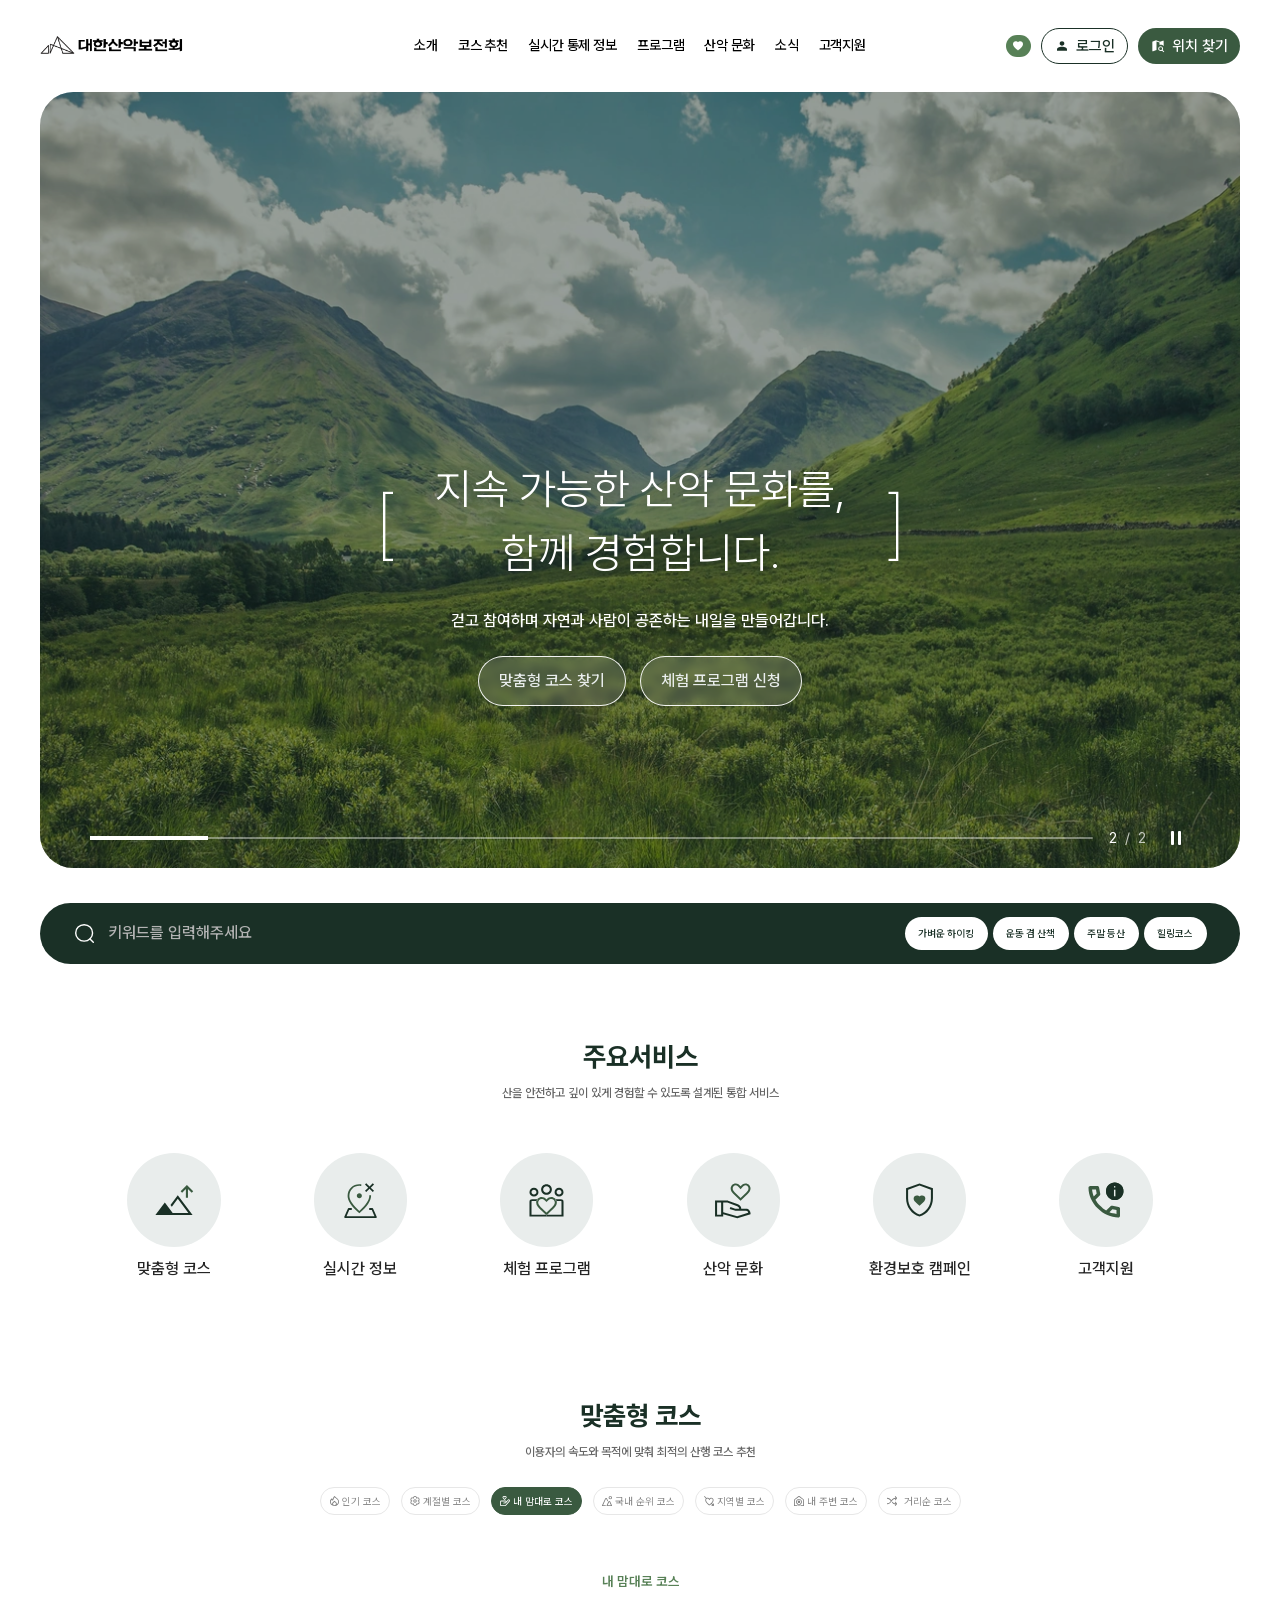
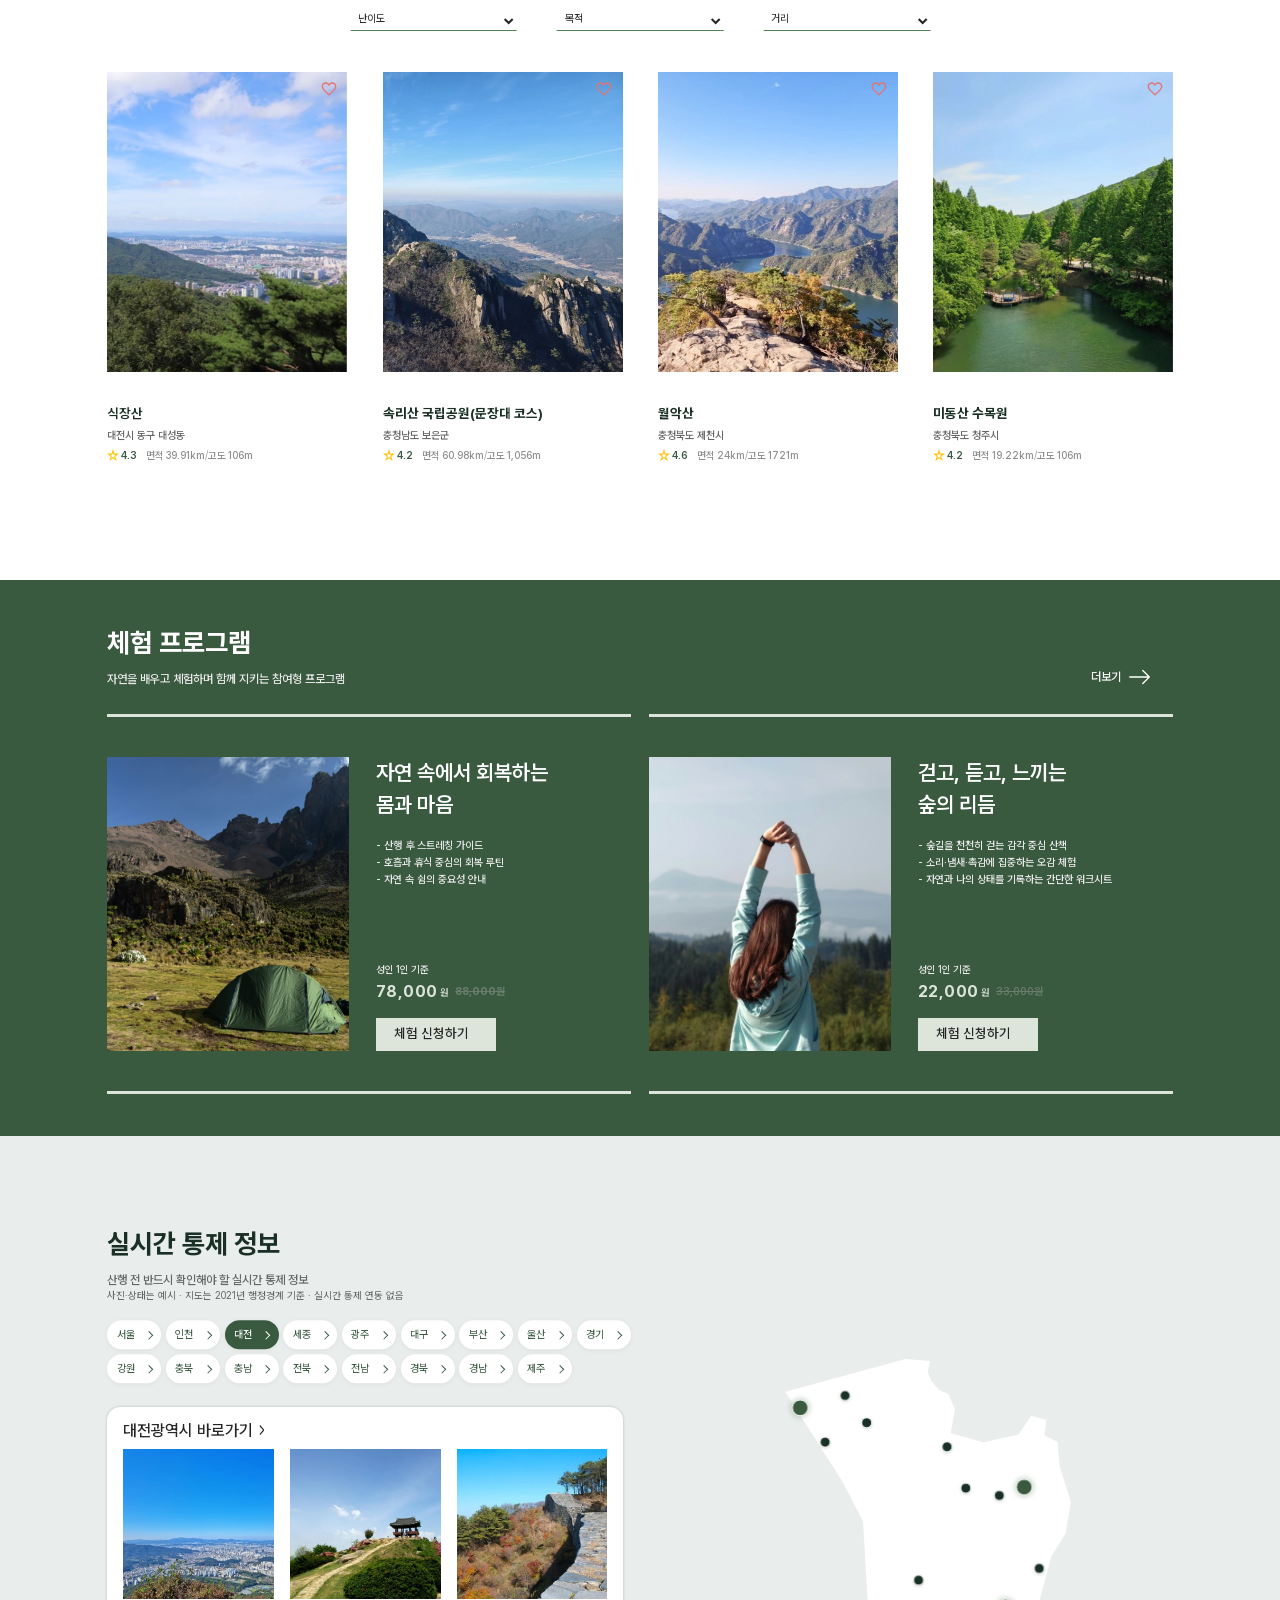
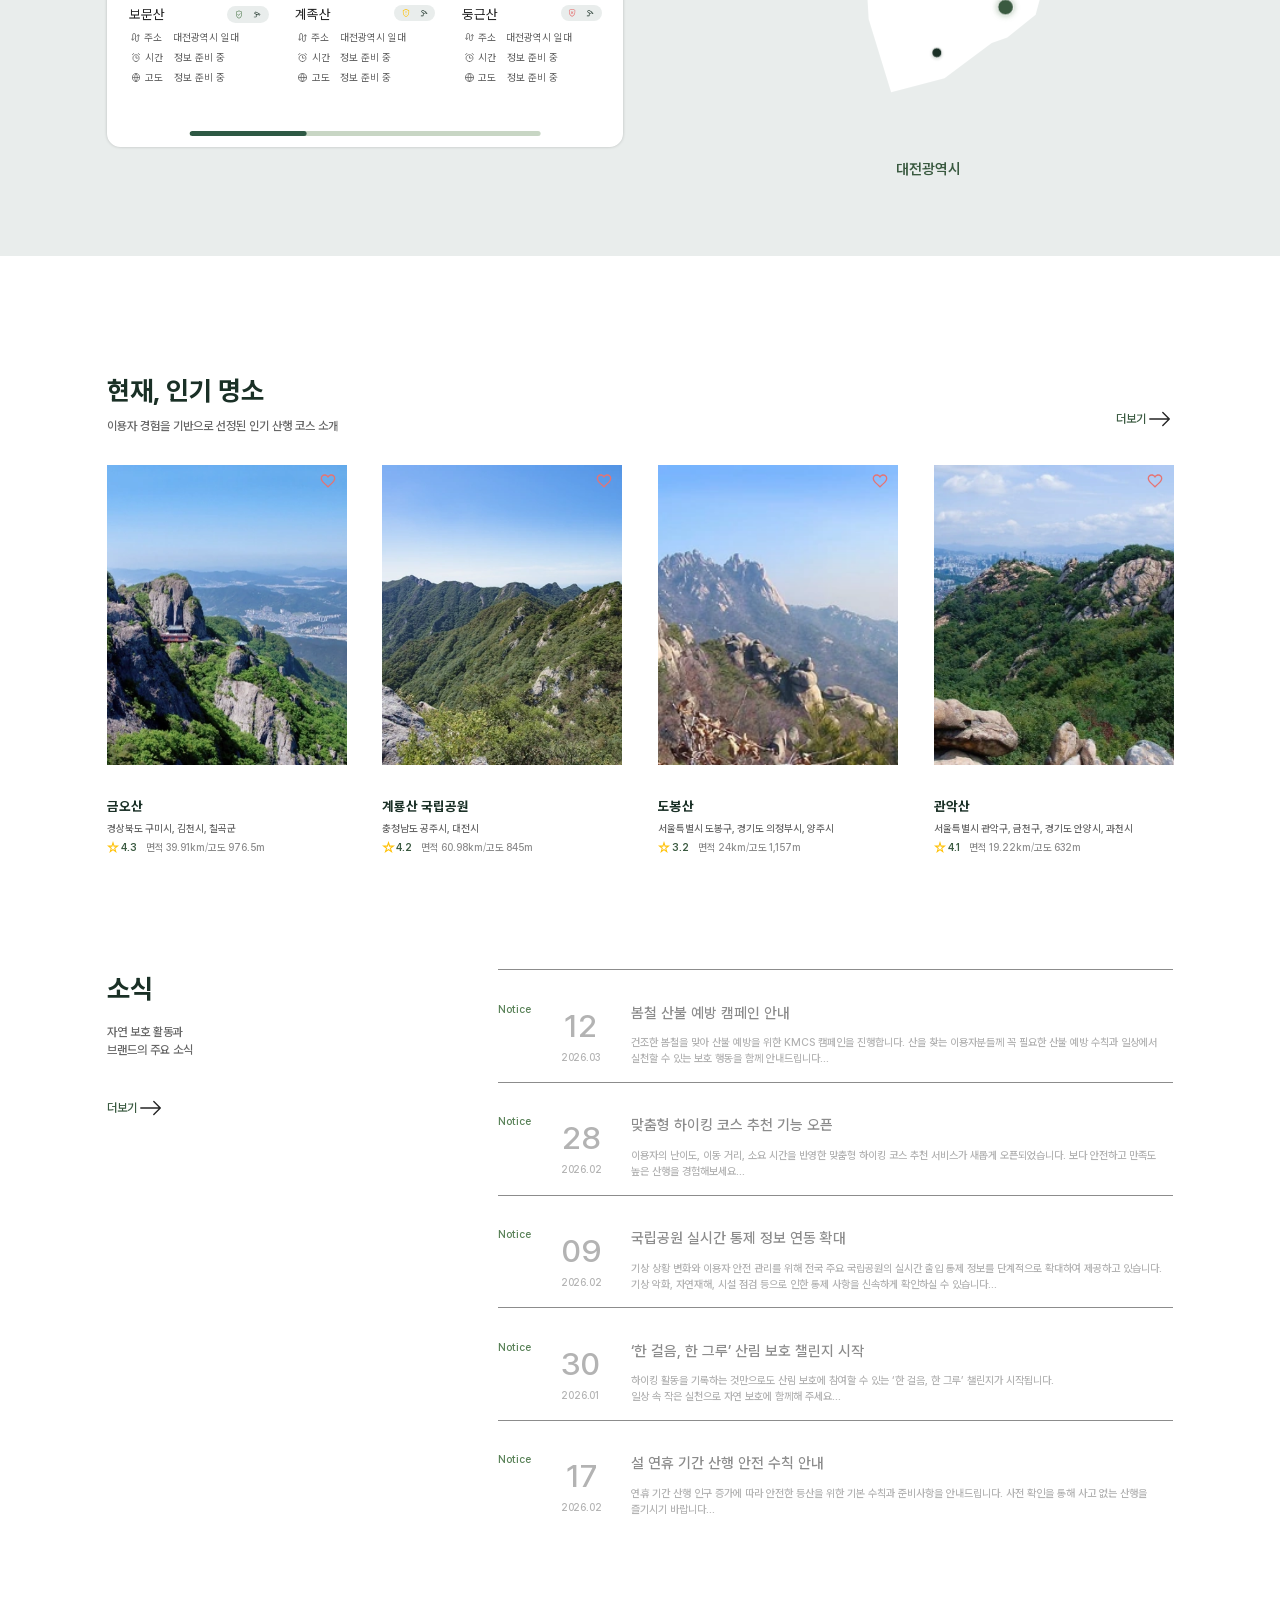
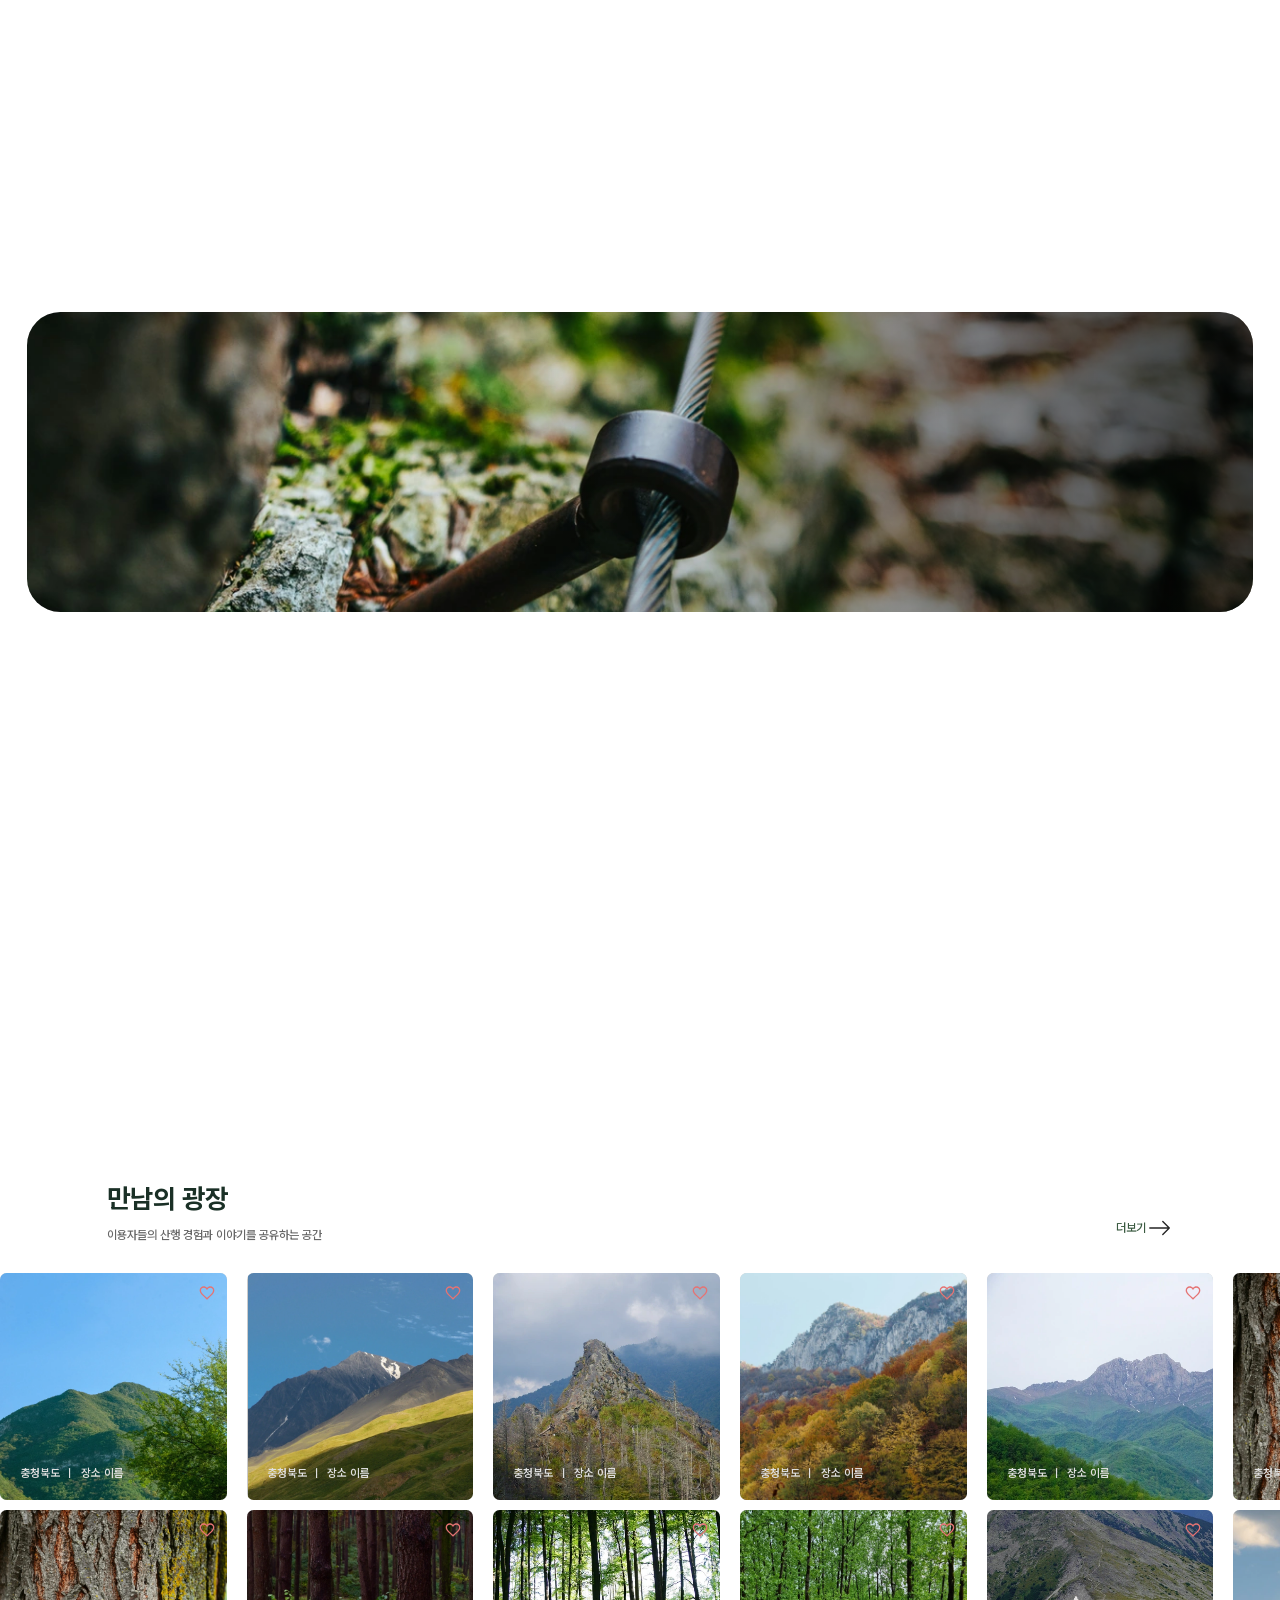
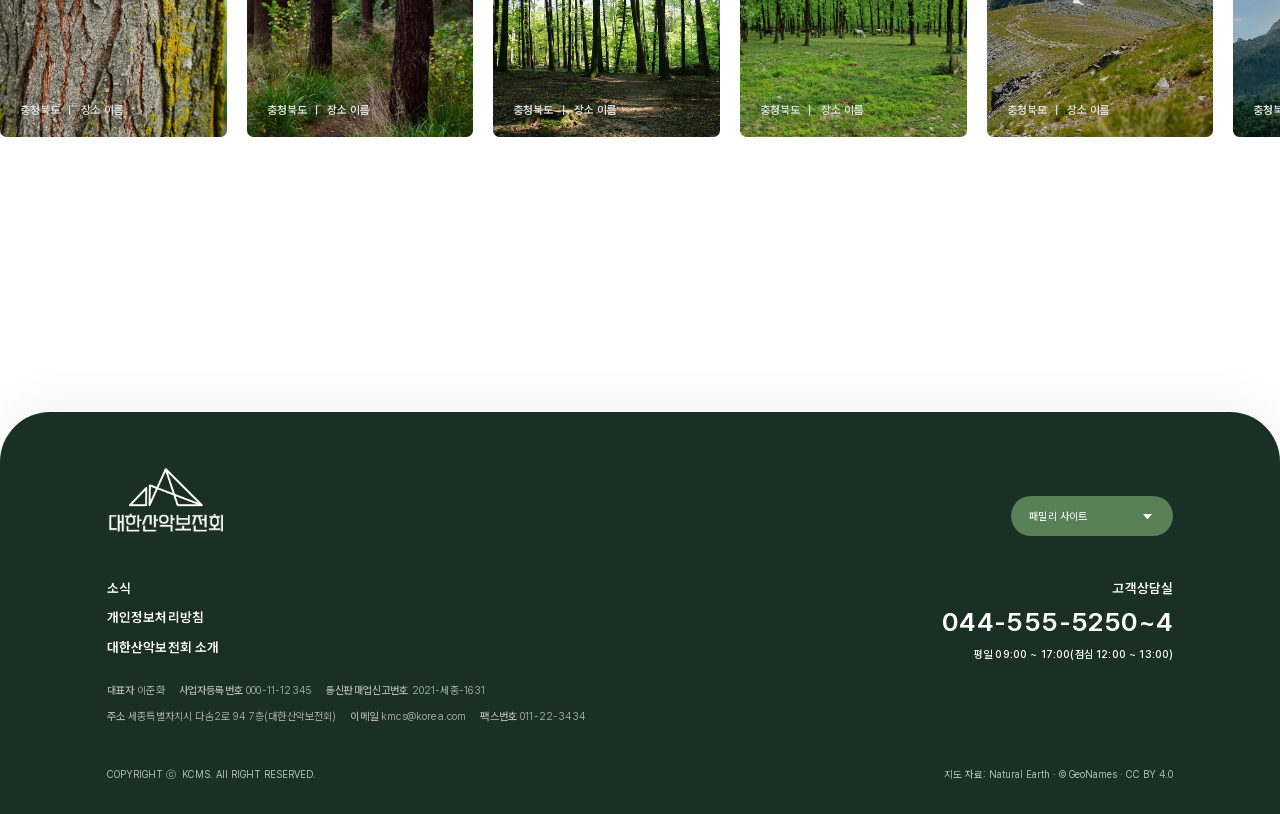
<file: index.html>
<!DOCTYPE html><html lang="ko"><head><meta charset="UTF-8"><meta name="viewport" content="width=device-width,initial-scale=1"><meta name="description" content="사람과 자연이 공존하는 내일, 대한산악보전회 KMCS의 산행 코스와 자연 체험 프로그램을 만나보세요."><meta name="theme-color" content="#1a3026"><title>자연과 함께하는 일상 | 대한산악보전회 KMCS</title><link rel="icon" href="favicon.svg"><link rel="preload" href="assets/fonts/PretendardVariable.woff2" as="font" type="font/woff2" crossorigin><link rel="stylesheet" href="reference.css?v=20261028-preview-1"><link rel="stylesheet" href="style.css?v=20261028-preview-1"><link rel="stylesheet" href="responsive.css?v=20261028-preview-1"><link rel="stylesheet" href="refinements.css?v=20261028-preview-1"><script src="regions.js?v=20261028-preview-1" defer></script><script src="script.js?v=20261028-preview-1" defer></script><link rel="stylesheet" href="experience.css?v=20261028-preview-1"><link rel="stylesheet" href="mobile.css?v=20261028-preview-1"></head><body data-page="index"><a class="skip-link" href="#main-content">본문 바로가기</a><button class="mobile-menu-button" aria-controls="mobile-nav" aria-expanded="false" aria-label="메뉴 열기">☰</button><nav id="mobile-nav" aria-label="모바일 주 메뉴" hidden><a href="./">홈</a><a href="about.html">소개</a><span class="nav-label">코스 추천</span><span class="nav-label">실시간 통제 정보</span><a href="programs.html">프로그램</a><span class="nav-label">산악 문화</span><span class="nav-label">소식</span><span class="nav-label">고객지원</span></nav><main id="main-content" class="figma-screen"><section style="height:calc(950 * var(--u));width:100%" class="f1 f2 f3 f4 f5 f6 f7 f8 home-hero" data-node-id="1:17414" data-name="배너"><div class="f2 f3 f9 f5 f10 f11 f7 f12 f13 site-header" data-node-id="1:17415" data-name="검색바"><a class="f2 f3 f5 f7 f12 f14 brand" data-node-id="1:17416" data-name="오 아이콘" href="./" aria-label="대한산악보전회 홈"><div class="f15 f7 f12 f16" data-node-id="1:17417" data-name="Artboard 40 copy"><div class="f17 f18 f19 f20"><img alt="" class="f17 f21 f22 f23 f24 f25" src="assets/optimized/1b5db.webp" loading="lazy" decoding="async" width="500" height="500"></div></div></a><nav class="f26 f2 f3 f27 f28 f29 f30 f31 f32 f7 f12 f33 f34 f35 f36 f37 primary-nav" data-node-id="1:17418" aria-label="주 메뉴"><a class="f3 f4 f30 f7 f12" data-node-id="1:17419" href="about.html"><p class="f38">소개</p></a><span class="f3 f4 f30 f7 f12 nav-label" data-node-id="1:17420"><p class="f38">코스 추천</p></span><span class="f3 f4 f30 f7 f12 nav-label" data-node-id="1:17421"><p class="f38">실시간 통제 정보</p></span><a class="f39 f3 f4 f30 f7 f12" data-node-id="1:17422" href="programs.html"><p class="f38">프로그램</p></a><span class="f3 f4 f30 f7 f12 nav-label" data-node-id="1:17423"><p class="f38">산악 문화</p></span><span class="f3 f4 f30 f7 f12 nav-label" data-node-id="1:17424"><p class="f38">소식</p></span><span class="f3 f4 f30 f7 f12 nav-label" data-node-id="1:17425"><p class="f38">고객지원</p></span></nav><div class="f2 f3 f40 f41 f5 f42 f7 f12 header-tools" data-node-id="1:17426" data-name="왼쪽 아이콘"><button class="f43 f2 f3 f44 f5 f30 f45 f46 f7 f47 f12" data-node-id="1:17427" data-name="검색바" data-action="favorites" aria-label="저장한 관심 코스 보기"><span class="f7 f12 f48 favorite-button" data-node-id="1:17428" data-name="favorite" aria-label="저장한 관심 항목 보기"><img alt="" class="f17 f49 f18 f23 f8" src="assets/7e9bf.svg" loading="lazy" decoding="async"></span></button><div class="f50 f51 f52 f2 f3 f53 f5 f30 f54 f46 f7 f55 f12" data-node-id="1:17431" data-name="검색바"><div class="f7 f12 f56" data-node-id="1:17432" data-name="person"><img alt="" class="f17 f49 f18 f23 f8" src="assets/8d7e1.svg" loading="lazy" decoding="async"></div><button class="f26 f3 f4 f57 f30 f31 f32 f7 f12 f58 f59 f35 f37" data-node-id="1:17435" type="button" data-action="login"><p class="f38">로그인</p></button></div><div class="f60 f2 f3 f53 f5 f30 f54 f46 f7 f55 f12" data-node-id="1:17436" data-name="검색바"><div class="f7 f12 f56" data-node-id="1:17437" data-name="map_search"><img alt="" class="f17 f49 f18 f23 f8" src="assets/2a313.svg" loading="lazy" decoding="async"></div><button class="f26 f3 f4 f57 f30 f31 f32 f7 f12 f61 f59 f35 f37" data-node-id="1:17440" type="button" data-action="location"><p class="f38">위치 찾기</p></button></div></div></div><div class="f1 f62 f11 f7 f55 f12 f25 hero-photo" data-node-id="1:17441"><div class="f17 f63 f22 f64 f13" data-node-id="1:17443" data-name="claudel-rheault-ZVbv1akA-l4-unsplash 1"><img alt="" class="f17 f18 f23 f65 f20 f8 asset-photo" src="assets/optimized/34eac.webp" loading="eager" decoding="async" width="3200" height="2134" srcset="assets/optimized/34eac-640.webp 640w, assets/optimized/34eac-1280.webp 1280w, assets/optimized/34eac-1920.webp 1920w, assets/optimized/34eac.webp 3200w" sizes="(max-width: 767px) 100vw, calc(100vw - 80px)" fetchpriority="low"></div><div class="f17 f63 f22 f64 f13" data-node-id="1:17446" data-name="cedric-vt-ua0SnGdN-m8-unsplash 1"><div aria-hidden="true" class="f17 f18 f20"><div class="f17 f18 f19"><img alt="" class="f17 f41 f66 f23 f67 f68 asset-photo" src="assets/optimized/377cc.webp" loading="eager" decoding="async" fetchpriority="high" width="3200" height="2134" srcset="assets/optimized/377cc-640.webp 640w, assets/optimized/377cc-1280.webp 1280w, assets/optimized/377cc-1920.webp 1920w, assets/optimized/377cc.webp 3200w" sizes="(max-width: 767px) 100vw, calc(100vw - 80px)"></div><div class="f17 f69 f70 f71 f18 f72 f73"></div></div></div><div class="f17 f74 f2 f3 f75 f5 f30 f76 f11 f77 f78 hero-progress" data-node-id="1:17448"><div class="hero-timeline" aria-hidden="true"><span class="hero-timeline-fill"></span></div><div class="hero-count" aria-label="배너 1 / 2"><span class="hero-current">1</span><span class="hero-count-divider"> / </span><span class="hero-total">2</span></div><button class="hero-playback" type="button" data-action="slideshow" aria-label="배너 자동 전환 일시정지" aria-pressed="false"><span class="playback-icon" aria-hidden="true"></span></button></div><div class="hero-content"><div class="hero-heading"><h1 class="f106 f107 f26 f17 f3 f4 f132 f30 f31 f133 f32 f134 f61 f35 f110 f135 f37 hero-title" data-node-id="1:17471"><p class="f112 f136">지속 가능한 산악 문화를,</p><p class="f112">함께 경험합니다.</p></h1><div class="f26 f17 f113 f124 f31 f125 f32 f126 f61 f127 hero-brackets" data-node-id="1:17468"><div class="f107 f17 f3 f4 f30 f125 f128 f129" data-node-id="1:17469"><p class="f130">[</p></div><div class="f107 f17 f3 f4 f30 f131 f128 f129" data-node-id="1:17470"><p class="f130">]</p></div></div></div><div class="f106 f107 f26 f17 f3 f4 f27 f30 f31 f108 f32 f109 f61 f35 f110 f111 f37 hero-subtitle" data-node-id="1:17462"><p class="f112">걷고 참여하며 자연과 사람이 공존하는 내일을 만들어갑니다.</p></div><div class="f107 f17 f113 f39 f114 f115 hero-actions" data-node-id="1:17463"><a class="f107 f17 f116 f117 f118 f119 f52 f2 f3 f120 f5 f30 f114 f121 f55 f115" data-node-id="1:17464" data-name="검색바" href="#courses"><span class="f26 f3 f4 f27 f30 f31 f32 f7 f12 f92 f122 f35 f37" data-node-id="1:17465"><p class="f38">맞춤형 코스 찾기</p></span></a><a class="f107 f17 f116 f117 f118 f119 f52 f2 f3 f120 f5 f30 f123 f121 f55 f115" data-node-id="1:17466" data-name="검색바" href="programs.html"><span class="f26 f3 f4 f27 f30 f31 f32 f7 f12 f92 f122 f35 f37" data-node-id="1:17467"><p class="f38"> 체험 프로그램 신청</p></span></a></div></div></div></section><section style="height:calc(724 * var(--u));width:100%" class="f1 f2 f3 f4 f137 f5 f30 f138 f139 f7 f8 features-section" data-node-id="1:17472" data-name="주요서비스/Features"><div class="f1 f2 f3 f140 f30 f11 f141 f6 f7 f12 f142 search-wrap" data-node-id="1:17473"><div class="f143 f144 f9 f145 f11 f7 f47 search-bar" data-node-id="1:17474"><div class="search-input-group"><div class="f107 f17 f156 f157 f158 f149" data-node-id="1:17484" data-name="Iconly/Regular/Light/Search"><div class="f17 f159" data-node-id="I1:17484;29221:1484" data-name="Search"><div class="f17 f160"><img alt="" class="f49 f23 f8" src="assets/64051.svg" loading="lazy" decoding="async"></div></div></div><div class="f107 f26 f17 f3 f4 f27 f30 f31 f154 f32 f98 f155 f149 f37" data-node-id="1:17483"><form class="course-search" role="search"><label class="sr-only" for="course-search">코스 검색</label><input id="course-search" name="q" type="search" placeholder="키워드를 입력해주세요"><button class="sr-only" type="submit">검색</button></form></div></div><div class="search-keywords" aria-label="추천 검색어"><button class="f107 f17 f146 f2 f3 f120 f5 f30 f153 f121 f55 f149" data-node-id="1:17481" data-name="검색바" type="button" data-action="keyword"><div class="f26 f3 f4 f27 f30 f31 f32 f7 f12 f150 f58 f35 f37" data-node-id="1:17482"><p class="f38">가벼운 하이킹</p></div></button><button class="f107 f17 f146 f2 f3 f120 f5 f30 f152 f121 f55 f149" data-node-id="1:17479" data-name="검색바" type="button" data-action="keyword"><div class="f26 f3 f4 f27 f30 f31 f32 f7 f12 f150 f58 f35 f37" data-node-id="1:17480"><p class="f38">운동 겸 산책</p></div></button><button class="f107 f17 f146 f2 f3 f120 f5 f30 f151 f148 f55 f149" data-node-id="1:17477" data-name="검색바" type="button" data-action="keyword"><div class="f26 f3 f4 f27 f30 f31 f32 f7 f12 f150 f58 f35 f37" data-node-id="1:17478"><p class="f38">주말 등산</p></div></button><button class="f107 f17 f146 f2 f3 f120 f5 f30 f147 f148 f55 f149" data-node-id="1:17475" data-name="검색바" type="button" data-action="keyword"><div class="f26 f3 f4 f27 f30 f31 f32 f7 f12 f150 f58 f35 f37" data-node-id="1:17476"><p class="f38">힐링코스</p></div></button></div></div></div><div class="f2 f3 f4 f161 f5 f7 f12 f162 features-content" data-node-id="1:17485"><div class="f26 f2 f3 f4 f40 f163 f5 f31 f32 f11 f164 f7 f12 f35 f37 section-title" data-node-id="1:17486" data-name="주요서비스문구"><h2 class="f3 f4 f165 f30 f7 f12 f166 f58" data-node-id="1:17487"><p class="f38">주요서비스</p></h2><div class="f3 f4 f27 f30 f7 f12 f167 f168" data-node-id="1:17488"><p class="f38">산을 안전하고 깊이 있게 경험할 수 있도록 설계된 통합 서비스</p></div></div><div class="f2 f3 f169 f5 f10 f11 f170 f7 f12 f171 service-grid" data-node-id="1:17489" data-name="주요서비스 소개"><div class="f2 f3 f4 f5 f30 f11 f7 f12 f172 service-item" data-node-id="1:17490" data-name="선택1"><div class="f2 f3 f4 f173 f5 f11 f7 f12 f172" data-node-id="1:17491" data-name="사진"><div class="f174 f2 f3 f4 f5 f30 f11 f7 f47 f12 f175 service-circle" data-node-id="1:17492" data-name="원형"><div class="service-glyph"><img alt="" class="f17 f49 f18 f23 f8" src="assets/17c6f.svg" loading="lazy" decoding="async"></div></div><div class="f2 f3 f5 f30 f7 f12" data-node-id="1:17496"><div class="f26 f3 f4 f27 f30 f31 f32 f7 f12 f177 f155 f35 f37" data-node-id="1:17497"><p class="f38">맞춤형 코스</p></div></div></div></div><div class="f2 f3 f4 f5 f30 f11 f7 f12 f172 service-item" data-node-id="1:17498" data-name="선택1"><div class="f2 f3 f4 f173 f5 f11 f7 f12 f172" data-node-id="1:17499" data-name="사진"><div class="f174 f2 f3 f4 f5 f30 f11 f7 f47 f12 f175 service-circle" data-node-id="1:17500" data-name="원형"><div class="service-glyph"><img alt="" class="f17 f49 f18 f23 f8" src="assets/9be35.svg" loading="lazy" decoding="async"></div></div><div class="f2 f3 f5 f30 f7 f12" data-node-id="1:17506"><div class="f26 f3 f4 f27 f30 f31 f32 f7 f12 f177 f155 f35 f37" data-node-id="1:17507"><p class="f38">실시간 정보</p></div></div></div></div><div class="f2 f3 f4 f5 f30 f11 f7 f12 f172 service-item" data-node-id="1:17508" data-name="선택1"><div class="f2 f3 f4 f173 f5 f11 f7 f12 f172" data-node-id="1:17509" data-name="사진"><div class="f174 f2 f3 f4 f5 f30 f11 f7 f47 f12 f175 service-circle" data-node-id="1:17510" data-name="원형"><div class="service-glyph"><img alt="" class="f17 f49 f18 f23 f8" src="assets/a7950.svg" loading="lazy" decoding="async"></div></div><div class="f2 f3 f5 f30 f7 f12" data-node-id="1:17514"><div class="f26 f3 f4 f27 f30 f31 f32 f7 f12 f177 f155 f35 f37" data-node-id="1:17515"><p class="f38">체험 프로그램</p></div></div></div></div><div class="f2 f3 f4 f5 f30 f11 f7 f12 f172 service-item" data-node-id="1:17516" data-name="선택1"><div class="f2 f3 f4 f173 f5 f11 f7 f12 f172" data-node-id="1:17517" data-name="사진"><div class="f174 f2 f3 f4 f5 f30 f11 f7 f47 f12 f175 service-circle" data-node-id="1:17518" data-name="원형"><div class="service-glyph"><img alt="" class="f17 f49 f18 f23 f8" src="assets/131d0.svg" loading="lazy" decoding="async"></div></div><div class="f2 f3 f5 f30 f7 f12" data-node-id="1:17522"><span class="f26 f3 f4 f27 f30 f31 f32 f7 f12 f177 f155 f35 f37" data-node-id="1:17523"><p class="f38">산악 문화</p></span></div></div></div><div class="f2 f3 f4 f5 f30 f11 f7 f12 f172 service-item" data-node-id="1:17524" data-name="선택1"><div class="f2 f3 f4 f173 f5 f11 f7 f12 f172" data-node-id="1:17525" data-name="사진"><div class="f174 f2 f3 f4 f5 f30 f11 f7 f47 f12 f175 service-circle" data-node-id="1:17526" data-name="원형"><div class="service-glyph"><img alt="" class="f17 f49 f18 f23 f8" src="assets/a7830.svg" loading="lazy" decoding="async"></div></div><div class="f2 f3 f5 f30 f7 f12" data-node-id="1:17530"><div class="f26 f3 f4 f27 f30 f31 f32 f7 f12 f177 f155 f35 f37" data-node-id="1:17531"><p class="f38">환경보호 캠페인</p></div></div></div></div><div class="f2 f3 f4 f5 f30 f11 f7 f12 f172 service-item" data-node-id="1:17532" data-name="선택1"><div class="f2 f3 f4 f173 f5 f11 f7 f12 f172" data-node-id="1:17533" data-name="사진"><div class="f174 f2 f3 f4 f5 f30 f11 f7 f47 f12 f175 service-circle" data-node-id="1:17534" data-name="원형"><div class="service-glyph"><img alt="" class="f17 f49 f18 f23 f8" src="assets/83c79.svg" loading="lazy" decoding="async"></div></div><div class="f2 f3 f5 f30 f7 f12" data-node-id="1:17541"><span class="f26 f3 f4 f27 f30 f31 f32 f7 f12 f177 f155 f35 f37" data-node-id="1:17542"><p class="f38">고객지원</p></span></div></div></div></div></div></section><section style="height:calc(1080 * var(--u));width:100%" class="f1 f7 f8 course-section" data-node-id="1:17543" id="courses"><div class="f106 f17 f2 f3 f4 f179 f5 f180 f11 f170 f64 f181 course-content" data-node-id="1:17544" data-name="선택 방"><div class="f26 f2 f3 f4 f40 f5 f31 f32 f164 f7 f12 f182 f37 section-title" data-node-id="1:17545" data-name="페이지 제목"><h2 class="f3 f4 f165 f30 f7 f12 f166 f58" data-node-id="1:17546"><p class="f38">맞춤형 코스</p></h2><div class="f3 f4 f27 f30 f7 f12 f167 f168 f35" data-node-id="1:17547"><p class="f38">이용자의 속도와 목적에 맞춰 최적의 산행 코스 추천</p></div></div><div class="f2 f3 f183 f5 f30 f184 f7 f12 f25 course-tabs" data-node-id="1:17548" data-name="코스 선택"><div class="course-tab-row"><button class="f118 f185 f52 f2 f3 f186 f5 f30 f187 f188 f7 f55 f12" data-node-id="1:17549" type="button" data-action="course-tab" aria-pressed="false"><span class="course-tab-icon" aria-hidden="true"><img alt="" class="f17 f49 f18 f23 f8" src="assets/27880.svg" loading="lazy" decoding="async"></span><span class="course-tab-label">인기 코스</span></button><button class="f118 f185 f52 f2 f3 f186 f5 f30 f187 f188 f7 f55 f12" data-node-id="1:17552" type="button" data-action="course-tab" aria-pressed="false"><span class="course-tab-icon" aria-hidden="true"><img alt="" class="f17 f49 f18 f23 f8" src="assets/540f7.svg" loading="lazy" decoding="async"></span><span class="course-tab-label">계절별 코스</span></button><button class="f43 f50 f192 f52 f2 f3 f186 f5 f30 f187 f188 f7 f55 f12" data-node-id="1:17555" type="button" data-action="course-tab" aria-pressed="true"><span class="course-tab-icon" aria-hidden="true"><img alt="" class="f17 f49 f18 f23 f8" src="assets/1e3bd.svg" loading="lazy" decoding="async"></span><span class="course-tab-label">내 맘대로 코스</span></button></div><div class="course-tab-row"><button class="f118 f185 f52 f2 f3 f186 f5 f30 f187 f188 f7 f55 f12" data-node-id="1:17558" type="button" data-action="course-tab" aria-pressed="false"><span class="course-tab-icon" aria-hidden="true"><img alt="" class="f17 f49 f18 f23 f8" src="assets/cc489.svg" loading="lazy" decoding="async"></span><span class="course-tab-label">국내 순위 코스</span></button><button class="f118 f185 f52 f2 f3 f186 f5 f30 f187 f188 f7 f55 f12" data-node-id="1:17561" type="button" data-action="course-tab" aria-pressed="false"><span class="course-tab-icon" aria-hidden="true"><img alt="" class="f17 f49 f18 f23 f8" src="assets/a2a2a.svg" loading="lazy" decoding="async"></span><span class="course-tab-label">지역별 코스</span></button><button class="f118 f185 f52 f2 f3 f186 f5 f30 f187 f188 f7 f55 f12" data-node-id="1:17564" type="button" data-action="course-tab" aria-pressed="false"><span class="course-tab-icon" aria-hidden="true"><img alt="" class="f17 f49 f18 f23 f8" src="assets/5059b.svg" loading="lazy" decoding="async"></span><span class="course-tab-label">내 주변 코스</span></button><button class="f118 f185 f52 f2 f3 f40 f5 f30 f187 f188 f7 f55 f12" data-node-id="1:17567" type="button" data-action="course-tab" aria-pressed="false"><span class="course-tab-icon" aria-hidden="true"><img alt="" class="f17 f49 f18 f23 f8" src="assets/2a8fb.svg" loading="lazy" decoding="async"></span><span class="course-tab-label">거리순 코스</span></button></div></div><div class="f106 f17 f2 f3 f194 f195 f5 f30 f196 f11 f197 f198 course-filters" data-node-id="1:17570" data-name="맞춤 코스 선택 칸"><div class="f2 f3 f4 f199 f5 f30 f7 f12 f200 filter-field" data-node-id="1:17571" data-name="난이도"><label class="sr-only" for="filter-17571">난이도</label><select id="filter-17571" aria-label="난이도"><option>난이도</option><option>쉬움</option><option>보통</option><option>어려움</option></select></div><div class="f2 f3 f4 f199 f5 f7 f12 f200 filter-field" data-node-id="1:17576" data-name="목적"><label class="sr-only" for="filter-17576">목적</label><select id="filter-17576" aria-label="목적"><option>목적</option><option>힐링</option><option>운동</option><option>풍경 감상</option></select></div><div class="f2 f3 f4 f199 f5 f7 f12 f200 filter-field" data-node-id="1:17581" data-name="거리"><label class="sr-only" for="filter-17581">거리</label><select id="filter-17581" aria-label="거리"><option>거리</option><option>5km 미만</option><option>5~10km</option><option>10km 이상</option></select></div></div><div class="f106 f107 f17 f113 f204 f205 filter-caption" data-node-id="1:17586" data-name="나에게 맞는 코스 찾기"><div class="f106 f107 f17 f113 f204 f205" data-node-id="1:17587"><div class="f107 f26 f17 f3 f4 f206 f30 f31 f22 f32 f207 f208 f209 f37" data-node-id="1:17588"><p class="f38">내 맘대로 코스</p></div></div></div><div class="f106 f17 f2 f3 f210 f140 f10 f196 f211 f212 f213 f181 course-grid" data-node-id="1:17589" data-name="명소박스"><div class="f2 f3 f4 f214 f140 f11 f7 f12 mountain-card" data-node-id="1:17590" data-name="선택1" data-card-id="17590"><div class="f215 f2 f3 f216 f140 f42 f11 f7 f12 f217" data-node-id="1:17591" data-name="사진"><div class="f218 f7 f12 f219" data-node-id="1:17592" data-name="image 55"><img alt="" class="f17 f18 f23 f220 f20 f8 asset-photo" src="assets/optimized/17521.webp" loading="lazy" decoding="async" width="800" height="533" srcset="assets/optimized/17521-640.webp 640w, assets/optimized/17521.webp 800w" sizes="(max-width: 767px) 60vw, 30vw"></div><button class="f17 f221 f56 f222 favorite-button" data-node-id="1:17593" data-name="favorite" type="button" data-action="favorite" aria-label="관심 항목 저장" aria-pressed="false"><img alt="" class="f17 f49 f18 f23 f8" src="assets/c9827.svg" loading="lazy" decoding="async"></button></div><div class="f2 f3 f4 f223 f224 f140 f225 f7 f12" data-node-id="1:17596" data-name="명소 정보"><div class="f2 f3 f226 f5 f11 f227 f7 f12 f228" data-node-id="1:17597" data-name="명소 명칭"><div class="f26 f3 f4 f206 f30 f31 f32 f7 f12 f207 f58 f37" data-node-id="1:17598"><p class="f38">식장산</p></div></div><div class="f2 f3 f229 f5 f11 f227 f7 f12 f228" data-node-id="1:17599" data-name="명소 주소"><div class="f26 f3 f4 f27 f30 f31 f32 f7 f12 f168 f59 f37" data-node-id="1:17600"><p class="f38">대전시 동구 대성동</p></div></div><div class="f2 f3 f230 f231 f29 f31 f11 f227 f232 f7 f12 f228" data-node-id="1:17601" data-name="리뷰/거리"><div class="f79 f80 f81 f82 f7 f12" data-node-id="1:17602"><div class="f83 f2 f3 f5 f85 f233 f7 f87 f234" data-node-id="1:17603" data-name="별점 아이콘"><div class="f11 f7 f12 f235" data-node-id="1:17604" data-name="fi-rs-star"><div class="f17 f236" data-node-id="I1:17604;403:2557" data-name="01 align center"><img alt="" class="f17 f49 f18 f23 f8" src="assets/d7156.svg" loading="lazy" decoding="async"></div></div></div><div class="f83 f2 f3 f140 f237 f91 f11 f7 f87" data-node-id="1:17605" data-name="별점 점수"><div class="f26 f3 f4 f206 f30 f31 f32 f7 f12 f150 f202 f37" data-node-id="1:17606"><p class="f38">4.3</p></div></div></div><div class="f26 f2 f3 f231 f5 f32 f11 f7 f12 f191 f37" data-node-id="1:17607" data-name="거리"><div class="f3 f4 f27 f30 f7 f12 f150" data-node-id="1:17608"><p class="f38">면적 39.91km</p></div><div class="f3 f4 f132 f30 f7 f12 f238" data-node-id="1:17609"><p class="f38"> / </p></div><div class="f3 f4 f27 f30 f7 f12 f150" data-node-id="1:17610"><p class="f38"> 고도 106m</p></div></div></div></div></div><div class="f2 f3 f4 f214 f140 f11 f7 f12 mountain-card" data-node-id="1:17611" data-name="선택1" data-card-id="17611"><div class="f215 f2 f3 f216 f140 f42 f11 f7 f12 f217" data-node-id="1:17612" data-name="사진"><div class="f239 f41 f7 f12" data-node-id="1:17613" data-name="image 43"><img alt="" class="f17 f18 f23 f220 f20 f8 asset-photo" src="assets/optimized/caaef.webp" loading="lazy" decoding="async" width="1024" height="768" srcset="assets/optimized/caaef-640.webp 640w, assets/optimized/caaef.webp 1024w" sizes="(max-width: 767px) 60vw, 30vw"></div><button class="f17 f221 f56 f222 favorite-button" data-node-id="1:17614" data-name="favorite" type="button" data-action="favorite" aria-label="관심 항목 저장" aria-pressed="false"><img alt="" class="f17 f49 f18 f23 f8" src="assets/c9827.svg" loading="lazy" decoding="async"></button></div><div class="f2 f3 f4 f223 f224 f140 f225 f7 f12" data-node-id="1:17617" data-name="명소 정보"><div class="f2 f3 f226 f5 f11 f227 f7 f12 f228" data-node-id="1:17618" data-name="명소 명칭"><div class="f26 f3 f4 f165 f30 f31 f32 f7 f12 f207 f58 f37" data-node-id="1:17619"><p class="f38">속리산 국립공원(문장대 코스)</p></div></div><div class="f2 f3 f229 f5 f11 f227 f7 f12 f228" data-node-id="1:17620" data-name="명소 주소"><div class="f26 f3 f4 f27 f30 f31 f32 f7 f12 f168 f59 f37" data-node-id="1:17621"><p class="f38">충청남도 보은군</p></div></div><div class="f2 f3 f230 f231 f29 f31 f11 f227 f232 f7 f12" data-node-id="1:17622" data-name="리뷰/거리"><div class="f79 f80 f81 f82 f7 f12" data-node-id="1:17623"><div class="f83 f2 f3 f5 f85 f233 f7 f87 f234" data-node-id="1:17624" data-name="별점 아이콘"><div class="f11 f7 f12 f235" data-node-id="1:17625" data-name="fi-rs-star"><div class="f17 f236" data-node-id="I1:17625;403:2557" data-name="01 align center"><img alt="" class="f17 f49 f18 f23 f8" src="assets/d7156.svg" loading="lazy" decoding="async"></div></div></div><div class="f83 f2 f3 f140 f237 f91 f11 f7 f87" data-node-id="1:17626" data-name="별점 점수"><div class="f26 f3 f4 f206 f30 f31 f32 f7 f12 f150 f202 f37" data-node-id="1:17627"><p class="f38">4.2</p></div></div></div><div class="f26 f2 f3 f231 f5 f32 f11 f7 f12 f191 f37" data-node-id="1:17628" data-name="거리"><div class="f3 f4 f27 f30 f7 f12 f150" data-node-id="1:17629"><p class="f38">면적 60.98km</p></div><div class="f3 f4 f132 f30 f7 f12 f238" data-node-id="1:17630"><p class="f38"> / </p></div><div class="f3 f4 f27 f30 f7 f12 f150" data-node-id="1:17631"><p class="f38"> 고도 1,056m</p></div></div></div></div></div><div class="f2 f3 f4 f214 f140 f11 f7 f12 mountain-card" data-node-id="1:17632" data-name="선택1" data-card-id="17632"><div class="f215 f2 f3 f216 f140 f42 f11 f7 f12 f217" data-node-id="1:17633" data-name="사진"><div class="f240 f41 f7 f12" data-node-id="1:17634" data-name="image 54"><img alt="" class="f17 f18 f23 f220 f20 f8 asset-photo photo-trim-left" src="assets/optimized/c3659.webp" loading="lazy" decoding="async" width="900" height="675" srcset="assets/optimized/c3659-640.webp 640w, assets/optimized/c3659.webp 900w" sizes="(max-width: 767px) 60vw, 30vw" style="--photo-content-ratio:0.8944444"></div><button class="f17 f221 f56 f222 favorite-button" data-node-id="1:17635" data-name="favorite" type="button" data-action="favorite" aria-label="관심 항목 저장" aria-pressed="true"><img alt="" class="f17 f49 f18 f23 f8" src="assets/2b07e.svg" loading="lazy" decoding="async"></button></div><div class="f2 f3 f4 f223 f224 f140 f225 f7 f12" data-node-id="1:17638" data-name="명소 정보"><div class="f2 f3 f226 f5 f11 f227 f7 f12 f228" data-node-id="1:17639" data-name="명소 명칭"><div class="f26 f3 f4 f165 f30 f31 f32 f7 f12 f207 f58 f37" data-node-id="1:17640"><p class="f38">월악산</p></div></div><div class="f2 f3 f229 f5 f11 f227 f7 f12 f228" data-node-id="1:17641" data-name="명소 주소"><div class="f26 f3 f4 f27 f30 f31 f32 f7 f12 f168 f59 f37" data-node-id="1:17642"><p class="f38">충청북도 제천시</p></div></div><div class="f2 f3 f230 f231 f29 f31 f11 f227 f232 f7 f12 f228" data-node-id="1:17643" data-name="리뷰/거리"><div class="f79 f80 f81 f82 f7 f12" data-node-id="1:17644"><div class="f83 f2 f3 f5 f85 f233 f7 f87 f234" data-node-id="1:17645" data-name="별점 아이콘"><div class="f11 f7 f12 f235" data-node-id="1:17646" data-name="fi-rs-star"><div class="f17 f236" data-node-id="I1:17646;403:2557" data-name="01 align center"><img alt="" class="f17 f49 f18 f23 f8" src="assets/d7156.svg" loading="lazy" decoding="async"></div></div></div><div class="f83 f2 f3 f140 f237 f91 f11 f7 f87" data-node-id="1:17647" data-name="별점 점수"><div class="f26 f3 f4 f206 f30 f31 f32 f7 f12 f150 f202 f37" data-node-id="1:17648"><p class="f38">4.6</p></div></div></div><div class="f26 f2 f3 f231 f5 f32 f11 f7 f12 f191 f37" data-node-id="1:17649" data-name="거리"><div class="f3 f4 f27 f30 f7 f12 f150" data-node-id="1:17650"><p class="f38">면적 24km</p></div><div class="f3 f4 f132 f30 f7 f12 f238" data-node-id="1:17651"><p class="f38"> / </p></div><div class="f3 f4 f27 f30 f7 f12 f150" data-node-id="1:17652"><p class="f38"> 고도 1721m</p></div></div></div></div></div><div class="f2 f3 f4 f214 f140 f11 f7 f12 mountain-card" data-node-id="1:17653" data-name="선택1" data-card-id="17653"><div class="f215 f2 f3 f216 f140 f42 f11 f7 f12 f217" data-node-id="1:17654" data-name="사진"><div class="f144 f41 f145 f7" data-node-id="1:17655" data-name="image 63"><img alt="" class="f17 f18 f23 f65 f20 f8 asset-photo" src="assets/optimized/ec33a.webp" loading="lazy" decoding="async" width="768" height="1024" srcset="assets/optimized/ec33a-640.webp 640w, assets/optimized/ec33a.webp 768w" sizes="(max-width: 767px) 60vw, 30vw"></div></div><div class="f2 f3 f4 f223 f224 f140 f225 f7 f12" data-node-id="1:17656" data-name="명소 정보"><div class="f2 f3 f226 f5 f11 f227 f7 f12 f228" data-node-id="1:17657" data-name="명소 명칭"><div class="f26 f3 f4 f165 f30 f31 f32 f7 f12 f207 f58 f37" data-node-id="1:17658"><p class="f38">미동산 수목원</p></div></div><div class="f2 f3 f229 f5 f11 f227 f7 f12 f228" data-node-id="1:17659" data-name="명소 주소"><div class="f26 f3 f4 f27 f30 f31 f32 f7 f12 f168 f59 f37" data-node-id="1:17660"><p class="f38">충청북도 청주시</p></div></div><div class="f2 f3 f230 f231 f29 f31 f11 f227 f232 f7 f12 f228" data-node-id="1:17661" data-name="리뷰/거리"><div class="f79 f80 f81 f82 f7 f12" data-node-id="1:17662"><div class="f83 f2 f3 f5 f85 f233 f7 f87 f234" data-node-id="1:17663" data-name="별점 아이콘"><div class="f11 f7 f12 f235" data-node-id="1:17664" data-name="fi-rs-star"><div class="f17 f236" data-node-id="I1:17664;403:2557" data-name="01 align center"><img alt="" class="f17 f49 f18 f23 f8" src="assets/d7156.svg" loading="lazy" decoding="async"></div></div></div><div class="f83 f2 f3 f140 f237 f91 f11 f7 f87" data-node-id="1:17665" data-name="별점 점수"><div class="f26 f3 f4 f206 f30 f31 f32 f7 f12 f150 f202 f37" data-node-id="1:17666"><p class="f38">4.2</p></div></div></div><div class="f26 f2 f3 f231 f5 f32 f11 f7 f12 f191 f37" data-node-id="1:17667" data-name="거리"><div class="f3 f4 f27 f30 f7 f12 f150" data-node-id="1:17668"><p class="f38">면적 19.22km</p></div><div class="f3 f4 f132 f30 f7 f12 f238" data-node-id="1:17669"><p class="f38"> / </p></div><div class="f3 f4 f27 f30 f7 f12 f150" data-node-id="1:17670"><p class="f38"> 고도 106m</p></div></div></div></div><button class="f17 f221 f56 f222 favorite-button" data-node-id="1:17671" data-name="favorite" type="button" data-action="favorite" aria-label="관심 항목 저장" aria-pressed="false"><img alt="" class="f17 f49 f18 f23 f8" src="assets/c9827.svg" loading="lazy" decoding="async"></button></div></div></div></section><section style="height:calc(950 * var(--u));width:100%" class="f1 f7 f8 featured-programs" data-node-id="1:17693" id="programs"><div class="f106 f17 f241 f242 f196 f11 f142 featured-inner" data-node-id="1:17694" style="background-image:linear-gradient(90deg, rgb(58, 90, 64) 0%, rgb(58, 90, 64) 100%), linear-gradient(90deg, rgb(255, 255, 255) 0%, rgb(255, 255, 255) 100%)"><div class="f17 f2 f3 f243 f5 f22 f11 f164 f244 f245 f142 featured-title" data-node-id="1:17695" data-name="인기명소 및 전체보기"><div class="f26 f2 f3 f4 f40 f246 f140 f30 f31 f32 f7 f12 f37" data-node-id="1:17696" data-name="인기 문구"><h2 class="f3 f4 f165 f30 f7 f12 f166 f61" data-node-id="1:17697"><p class="f38">체험 프로그램</p></h2><div class="f3 f4 f27 f30 f7 f12 f167 f247" data-node-id="1:17698"><p class="f38">자연을 배우고 체험하며 함께 지키는 참여형 프로그램</p></div></div><a class="featured-more arrow-link" data-name="상세보기" href="programs.html" aria-label="체험 프로그램 더보기"><div class="f2 f3 f441 f5 f30 f7 f12 f442"><span class="f26 f3 f4 f27 f30 f31 f32 f7 f12 f33 f433 f93 f37"><p class="f38">더보기</p></span><div class="f3 f403 f5 f30 f7 f12 f443"><div class="f304 f384"><div class="f444 f11 f7 f402" data-name="arrow-up-1--arrow-up-keyboard"><div class="f107 f17 f445 f388 f446 f447" data-name="arrow-up-1--arrow-up-keyboard"><div class="f17 f448"><img alt="" class="f49 f23 f8" src="assets/43825.svg" loading="lazy" decoding="async"></div></div></div></div></div></div></a></div><div class="f17 f2 f3 f248 f5 f249 f250 featured-grid" data-node-id="1:17699"><div class="f251 f252 f52 f253 f2 f3 f254 f255 f140 f11 f256 f7 f12 f257 featured-card" data-node-id="1:17700"><div class="f2 f3 f144 f4 f41 f140 f145 f11 f7" data-node-id="1:17701"><div class="f258 f7 f12 f259" data-node-id="1:17702" data-name="bj-pearce-HJ1bmTePoGU-unsplash"><div class="f17 f18 f19 f20"><img alt="" class="f17 f260 f261 f23 f262 f25 asset-photo" src="assets/optimized/da003.webp" loading="lazy" decoding="async" width="2134" height="3200" srcset="assets/optimized/da003-640.webp 640w, assets/optimized/da003-1280.webp 1280w, assets/optimized/da003-1920.webp 1920w, assets/optimized/da003.webp 2134w" sizes="(max-width: 767px) 70vw, 40vw"></div></div></div><div class="f2 f3 f144 f4 f41 f140 f42 f145 f11 f121 f7 featured-copy" data-node-id="1:17703"><div class="f2 f3 f263 f5 f11 f164 f7 f12 f25 featured-copy-heading" data-node-id="1:17704"><div class="f26 f3 f4 f206 f30 f31 f32 f7 f12 f264 f61 f37" data-node-id="1:17705"><p class="f38 f136">자연 속에서 회복하는</p><p class="f38">몸과 마음</p></div></div><div class="f2 f3 f5 f11 f265 f7 f12 f25 featured-copy-description" data-node-id="1:17706"><div class="f26 f3 f4 f27 f30 f31 f32 f7 f12 f92 f247 f37" data-node-id="1:17707"><p class="f266 f136">- 산행 후 스트레칭 가이드</p><p class="f266 f136">- 호흡과 휴식 중심의 회복 루틴</p><p class="f266">- 자연 속 쉼의 중요성 안내</p></div></div><div class="f2 f3 f4 f267 f140 f30 f11 f268 f7 f12 f25 featured-copy-price" data-node-id="1:17708"><div class="f2 f3 f140 f11 f7 f12 f25" data-node-id="1:17709"><div class="f26 f3 f4 f27 f30 f31 f32 f7 f12 f150 f247 f37" data-node-id="1:17710"><p class="f38">성인 1인 기준</p></div></div><div class="f2 f3 f40 f5 f11 f7 f12 f25" data-node-id="1:17711"><div class="f26 f2 f3 f53 f5 f31 f32 f11 f7 f12 f269 f37" data-node-id="1:17712"><div class="f3 f4 f165 f30 f7 f12 f109 f270" data-node-id="1:17713"><p class="f38">78,000</p></div><div class="f3 f4 f27 f30 f7 f12 f150" data-node-id="1:17714"><p class="f38">원</p></div></div><div class="f2 f3 f140 f11 f7 f12 original-price" data-node-id="1:17715"><div class="f26 f3 f4 f165 f30 f31 f32 f7 f12 f92 f98 f37" data-node-id="1:17716"><p class="f271 f272 f273 f274 f38 f275">88,000원</p></div></div></div></div><div class="f2 f3 f5 f11 f276 f7 f12 f25 featured-copy-action" data-node-id="1:17717"><div class="f277 f2 f3 f120 f5 f30 f11 f121 f77 f7 f12 f278" data-node-id="1:17718"><button class="f26 f3 f4 f27 f279 f30 f31 f32 f7 f12 f207 f177 f35 f280" data-node-id="1:17719" type="button" data-action="program"><p class="f38">체험 신청하기</p></button></div></div></div></div><div class="f251 f252 f52 f253 f2 f3 f254 f255 f140 f11 f256 f7 f12 f257 featured-card" data-node-id="1:17720"><div class="f281 f2 f3 f144 f4 f41 f140 f145 f11 f7" data-node-id="1:17721"><div class="f7 f12 f282" data-node-id="1:17723" data-name="mariana-vasylyk-1L3Ehiqqoq8-unsplash 1"><div class="f17 f18 f19 f20"><img alt="" class="f17 f41 f283 f23 f64 f284 asset-photo" src="assets/optimized/9b770.webp" loading="lazy" decoding="async" width="2506" height="2506" srcset="assets/optimized/9b770-640.webp 640w, assets/optimized/9b770-1280.webp 1280w, assets/optimized/9b770-1920.webp 1920w, assets/optimized/9b770.webp 2506w" sizes="(max-width: 767px) 70vw, 40vw"></div></div></div><div class="f2 f3 f144 f4 f41 f140 f42 f145 f11 f121 f7 featured-copy" data-node-id="1:17724"><div class="f2 f3 f263 f140 f11 f164 f7 f12 f25 featured-copy-heading" data-node-id="1:17725"><div class="f26 f3 f4 f206 f30 f31 f32 f7 f12 f264 f61 f37" data-node-id="1:17726"><p class="f38 f136 f285">걷고, 듣고, 느끼는 </p><p class="f38 f285">숲의 리듬</p></div></div><div class="f2 f3 f5 f11 f265 f7 f12 f25 featured-copy-description" data-node-id="1:17727"><div class="f26 f3 f4 f27 f30 f31 f32 f7 f12 f92 f247 f37" data-node-id="1:17728"><p class="f266 f136">- 숲길을 천천히 걷는 감각 중심 산책</p><p class="f266 f136">- 소리·냄새·촉감에 집중하는 오감 체험</p><p class="f266">- 자연과 나의 상태를 기록하는 간단한 워크시트</p></div></div><div class="f2 f3 f4 f267 f140 f30 f11 f268 f7 f12 f25 featured-copy-price" data-node-id="1:17729"><div class="f2 f3 f140 f11 f7 f12 f25" data-node-id="1:17730"><div class="f26 f3 f4 f27 f30 f31 f32 f7 f12 f150 f247 f37" data-node-id="1:17731"><p class="f38">성인 1인 기준</p></div></div><div class="f2 f3 f40 f5 f11 f7 f12 f25" data-node-id="1:17732"><div class="f26 f2 f3 f53 f5 f31 f32 f11 f7 f12 f269 f37" data-node-id="1:17733"><div class="f3 f4 f165 f30 f7 f12 f109 f270" data-node-id="1:17734"><p class="f38">22,000</p></div><div class="f3 f4 f27 f30 f7 f12 f150" data-node-id="1:17735"><p class="f38">원</p></div></div><div class="f2 f3 f140 f11 f7 f12 original-price" data-node-id="1:17736"><div class="f26 f3 f4 f27 f30 f31 f32 f7 f12 f92 f98 f37" data-node-id="1:17737"><p class="f271 f272 f273 f274 f38 f275">33,000원</p></div></div></div></div><div class="f2 f3 f5 f11 f276 f7 f12 f25 featured-copy-action" data-node-id="1:17738"><div class="f277 f2 f3 f120 f5 f30 f11 f121 f77 f7 f12 f286" data-node-id="1:17739"><button class="f26 f3 f4 f27 f279 f30 f31 f32 f7 f12 f207 f177 f35 f280" data-node-id="1:17740" type="button" data-action="program"><p class="f38">체험 신청하기</p></button></div></div></div></div></div></div><div class="f107 f26 f17 f3 f4 f165 f30 f31 f287 f32 f288 f202 f289 f37 wordmark" data-node-id="1:17741"><p class="f38">KMCS</p></div></section><section style="height:calc(1080 * var(--u));width:100%" class="f290 f7 f8 condition-section" data-node-id="1:17742" data-name="실시간 탐방통제정보" id="conditions"><div class="f26 f17 f2 f3 f4 f40 f140 f31 f291 f32 f184 f292 f293 f37 section-title" data-node-id="1:17743" data-name="페이지 제목"><h2 class="f3 f4 f165 f30 f7 f12 f166 f58" data-node-id="1:17744" href="index.html#conditions"><p class="f38">실시간 통제 정보</p></h2><div class="f3 f4 f27 f30 f7 f12 f167 f168" data-node-id="1:17745"><p class="f38">산행 전 반드시 확인해야 할 실시간 통제 정보</p></div></div><div class="f107 f17 f113 f291 f294 region-tabs" data-node-id="1:17746"><button type="button" data-action="region" data-region-name="서울특별시" aria-label="서울특별시" aria-pressed="false"><span>서울</span><span class="region-chevron" aria-hidden="true"></span></button><button type="button" data-action="region" data-region-name="인천광역시" aria-label="인천광역시" aria-pressed="false"><span>인천</span><span class="region-chevron" aria-hidden="true"></span></button><button type="button" data-action="region" data-region-name="대전광역시" aria-label="대전광역시" aria-pressed="true"><span>대전</span><span class="region-chevron" aria-hidden="true"></span></button><button type="button" data-action="region" data-region-name="세종특별자치시" aria-label="세종특별자치시" aria-pressed="false"><span>세종</span><span class="region-chevron" aria-hidden="true"></span></button><button type="button" data-action="region" data-region-name="광주광역시" aria-label="광주광역시" aria-pressed="false"><span>광주</span><span class="region-chevron" aria-hidden="true"></span></button><button type="button" data-action="region" data-region-name="대구광역시" aria-label="대구광역시" aria-pressed="false"><span>대구</span><span class="region-chevron" aria-hidden="true"></span></button><button type="button" data-action="region" data-region-name="부산광역시" aria-label="부산광역시" aria-pressed="false"><span>부산</span><span class="region-chevron" aria-hidden="true"></span></button><button type="button" data-action="region" data-region-name="울산광역시" aria-label="울산광역시" aria-pressed="false"><span>울산</span><span class="region-chevron" aria-hidden="true"></span></button><button type="button" data-action="region" data-region-name="경기도" aria-label="경기도" aria-pressed="false"><span>경기</span><span class="region-chevron" aria-hidden="true"></span></button><button type="button" data-action="region" data-region-name="강원특별자치도" aria-label="강원특별자치도" aria-pressed="false"><span>강원</span><span class="region-chevron" aria-hidden="true"></span></button><button type="button" data-action="region" data-region-name="충청북도" aria-label="충청북도" aria-pressed="false"><span>충북</span><span class="region-chevron" aria-hidden="true"></span></button><button type="button" data-action="region" data-region-name="충청남도" aria-label="충청남도" aria-pressed="false"><span>충남</span><span class="region-chevron" aria-hidden="true"></span></button><button type="button" data-action="region" data-region-name="전북특별자치도" aria-label="전북특별자치도" aria-pressed="false"><span>전북</span><span class="region-chevron" aria-hidden="true"></span></button><button type="button" data-action="region" data-region-name="전라남도" aria-label="전라남도" aria-pressed="false"><span>전남</span><span class="region-chevron" aria-hidden="true"></span></button><button type="button" data-action="region" data-region-name="경상북도" aria-label="경상북도" aria-pressed="false"><span>경북</span><span class="region-chevron" aria-hidden="true"></span></button><button type="button" data-action="region" data-region-name="경상남도" aria-label="경상남도" aria-pressed="false"><span>경남</span><span class="region-chevron" aria-hidden="true"></span></button><button type="button" data-action="region" data-region-name="제주특별자치도" aria-label="제주특별자치도" aria-pressed="false"><span>제주</span><span class="region-chevron" aria-hidden="true"></span></button></div><div class="f17 f2 f316 f3 f4 f140 f291 f11 f317 f318 condition-results" data-node-id="1:17795" data-name="R"><div class="f1 f2 f3 f4 f140 f30 f11 f319 f7 f12 f320" data-node-id="1:17796" data-name="탐방 버튼"><div class="f2 f3 f321 f5 f322 f7 f12 f323" data-node-id="1:17797" data-name="부가 설명"><div class="f26 f3 f4 f57 f30 f31 f32 f7 f12 f324 f177 f37 condition-region-title" data-node-id="1:17798"><p class="f27 f325 f109"><span class="f38">대전광역시 </span><span class="f38">바로가기</span></p></div><div class="f7 f12 f326" data-node-id="1:17799" data-name="Iconly/Regular/Light/Arrow - Right 6"><div class="f17 f3 f302 f5 f30" data-node-id="I1:17799;16162:2435;0:3756" style="container-type:size"><div class="f303 f304 f305 f306"><div class="f7 f8" data-name="Arrow - Right 2"><div class="f17 f327"><img alt="" class="f49 f23 f8" src="assets/f86c4.svg" loading="lazy" decoding="async"></div></div></div></div></div></div></div><div class="f1 f2 f3 f5 f10 f328 f322 f7 f12 f320 condition-cards" data-node-id="1:17800"><div class="f1 f2 f3 f4 f140 f11 f329 f7 f12 region-card" data-node-id="1:17801" data-name="탐방 설명1"><div class="f1 f2 f3 f4 f140 f11 f7 f12 f330" data-node-id="1:17802"><div class="f331 f7 f12 f332" data-node-id="1:17803" data-name="image 578"><img alt="" class="f17 f18 f23 f65 f20 f8 asset-photo" src="assets/optimized/09240.webp" loading="lazy" decoding="async" width="1024" height="768" srcset="assets/optimized/09240-640.webp 640w, assets/optimized/09240.webp 1024w" sizes="(max-width: 767px) 33vw, 20vw"></div></div><div class="f2 f3 f4 f140 f11 f7 f12 f333" data-node-id="1:17804" data-name="설명"><div class="f2 f3 f5 f10 f11 f334 f7 f12 f25" data-node-id="1:17805" data-name="장소 이름"><div class="f26 f3 f4 f335 f336 f30 f31 f7 f12 f207 f177 f35 f37" data-node-id="1:17806"><p class="f38 region-card-name">식장산</p></div><div class="f174 f2 f3 f337 f140 f11 f338 f7 f339 f12" data-node-id="1:17807" data-name="링크"><div class="f7 f12 f340" data-node-id="1:17808"><img alt="" class="f17 f49 f18 f23 f8" src="assets/a4f2f.svg" loading="lazy" decoding="async"></div><div class="f2 f3 f5 f11 f7 f12 f340" data-node-id="1:17815" data-name="주황색"><div class="f341 f2 f3 f5 f30 f11 f7 f342 f12 f340" data-node-id="1:17816"><div class="f7 f12 f343" data-node-id="1:17817" data-name="speed_camera"><img alt="" class="f17 f49 f18 f23 f8" src="assets/67cd0.svg" loading="lazy" decoding="async"></div></div></div></div></div><div class="f2 f3 f4 f344 f345 f140 f11 f346 f7 f12" data-node-id="1:17820" data-name="장소 설명"><div class="f2 f3 f347 f140 f11 f7 f12" data-node-id="1:17821" data-name="주소"><div class="f2 f3 f348 f5 f30 f7 f12" data-node-id="1:17822" data-name="아이콘"><div class="f2 f3 f4 f349 f5 f30 f11 f350 f7 f12 f351" data-node-id="1:17823" data-name="arrow-curvy-up-down-2"><div class="f352 f7 f12 f353" data-node-id="1:17824" data-name="arrow-curvy-up-down-2"><div class="f17 f354"><img alt="" class="f49 f23 f8" src="assets/35698.svg" loading="lazy" decoding="async"></div></div></div><div class="f26 f3 f4 f57 f30 f31 f32 f7 f12 f168 f102 f35 f37" data-node-id="1:17828"><p class="f38">주소</p></div></div><div class="f2 f3 f5 f30 f7 f12" data-node-id="1:17829"><div class="f26 f3 f4 f57 f30 f31 f32 f7 f12 f168 f102 f35 f37" data-node-id="1:17830"><p class="f38 region-card-address">대전광역시 동구 일대</p></div></div></div><div class="f2 f3 f347 f140 f11 f7 f12" data-node-id="1:17831" data-name="시간"><div class="f2 f3 f348 f5 f30 f7 f12" data-node-id="1:17832" data-name="아이콘"><div class="f2 f3 f5 f30 f11 f350 f7 f12 f355" data-node-id="1:17833" data-name="alarm-clock--time-tock-stopwatch-measure-clock-tick"><div class="f356 f7 f12 f357" data-node-id="1:17834" data-name="alarm-clock--time-tock-stopwatch-measure-clock-tick"><div class="f17 f358"><img alt="" class="f49 f23 f8" src="assets/b49b3.svg" loading="lazy" decoding="async"></div></div></div><div class="f26 f3 f4 f57 f30 f31 f32 f7 f12 f168 f102 f35 f37" data-node-id="1:17839"><p class="f38">시간</p></div></div><div class="f2 f3 f5 f30 f7 f12" data-node-id="1:17840"><div class="f26 f3 f4 f57 f30 f31 f32 f7 f12 f168 f102 f35 f37" data-node-id="1:17841"><p class="f38 region-card-hours">연중 무료 개방</p></div></div></div><div class="f2 f3 f347 f140 f11 f7 f12" data-node-id="1:17842" data-name="링크"><div class="f2 f3 f348 f5 f30 f7 f12" data-node-id="1:17843" data-name="아이콘"><div class="f2 f3 f5 f30 f11 f350 f7 f12 f355" data-node-id="1:17844" data-name="web--server-world-internet-earth-www-globe-worldwide-web-network"><div class="f7 f12 f359" data-node-id="1:17845" data-name="web--server-world-internet-earth-www-globe-worldwide-web-network"><div class="f17 f358"><img alt="" class="f49 f23 f8" src="assets/4b479.svg" loading="lazy" decoding="async"></div></div></div><div class="f26 f3 f4 f57 f30 f31 f32 f7 f12 f168 f102 f35 f37" data-node-id="1:17849"><p class="f38">고도</p></div></div><div class="f2 f3 f5 f30 f7 f12" data-node-id="1:17850"><div class="f26 f3 f4 f57 f30 f31 f32 f7 f12 f168 f102 f35 f37" data-node-id="1:17851"><p class="f38 region-card-elevation">596m</p></div></div></div></div></div></div><div class="f1 f2 f3 f4 f140 f11 f329 f7 f12 region-card" data-node-id="1:17852" data-name="탐방 설명2"><div class="f360 f2 f3 f4 f5 f11 f7 f12 f330" data-node-id="1:17853"><div class="f361 f7 f12 f362" data-node-id="1:17854" data-name="image 583"><img alt="" class="f17 f18 f23 f65 f20 f8 asset-photo" src="assets/optimized/96353.webp" loading="lazy" decoding="async" width="920" height="611" srcset="assets/optimized/96353-640.webp 640w, assets/optimized/96353.webp 920w" sizes="(max-width: 767px) 33vw, 20vw"></div></div><div class="f2 f3 f4 f140 f11 f7 f12 f333" data-node-id="1:17855" data-name="설명"><div class="f2 f3 f140 f10 f11 f334 f7 f12 f25" data-node-id="1:17856" data-name="장소 이름"><div class="f26 f3 f4 f335 f336 f30 f31 f7 f12 f207 f177 f35 f37" data-node-id="1:17857"><p class="f38 region-card-name">보문산</p></div><div class="f174 f2 f3 f337 f140 f11 f338 f7 f339 f12" data-node-id="1:17858" data-name="링크"><div class="f2 f3 f5 f11 f7 f12 f363" data-node-id="1:17859" data-name="초록색"><div class="f364 f2 f3 f5 f30 f11 f7 f342 f12 f340" data-node-id="1:17860"><div class="f7 f12 f343" data-node-id="1:17861" data-name="gpp_maybe"><img alt="" class="f17 f49 f18 f23 f8" src="assets/44277.svg" loading="lazy" decoding="async"></div></div></div><div class="f2 f3 f5 f11 f7 f12 f340" data-node-id="1:17864" data-name="주황색"><div class="f341 f2 f3 f5 f30 f11 f7 f342 f12 f340" data-node-id="1:17865"><div class="f7 f12 f343" data-node-id="1:17866" data-name="speed_camera"><img alt="" class="f17 f49 f18 f23 f8" src="assets/67cd0.svg" loading="lazy" decoding="async"></div></div></div></div></div></div><div class="f2 f3 f4 f344 f345 f140 f11 f346 f7 f12" data-node-id="1:17869" data-name="장소 설명"><div class="f2 f3 f347 f140 f11 f7 f12" data-node-id="1:17870" data-name="주소"><div class="f2 f3 f348 f5 f30 f7 f12" data-node-id="1:17871" data-name="아이콘"><div class="f2 f3 f4 f349 f5 f30 f11 f350 f7 f12 f351" data-node-id="1:17872" data-name="arrow-curvy-up-down-2"><div class="f352 f7 f12 f353" data-node-id="1:17873" data-name="arrow-curvy-up-down-2"><div class="f17 f354"><img alt="" class="f49 f23 f8" src="assets/ce1df.svg" loading="lazy" decoding="async"></div></div></div><div class="f26 f3 f4 f57 f30 f31 f32 f7 f12 f168 f102 f35 f37" data-node-id="1:17877"><p class="f38">주소</p></div></div><div class="f2 f3 f5 f30 f7 f12" data-node-id="1:17878"><div class="f26 f3 f4 f57 f30 f31 f32 f7 f12 f168 f102 f35 f37" data-node-id="1:17879"><p class="f38 region-card-address">대전광역시 중구 대사동</p></div></div></div><div class="f2 f3 f347 f140 f11 f7 f12" data-node-id="1:17880" data-name="시간"><div class="f2 f3 f348 f5 f30 f7 f12" data-node-id="1:17881" data-name="아이콘"><div class="f2 f3 f5 f30 f11 f350 f7 f12 f355" data-node-id="1:17882" data-name="alarm-clock--time-tock-stopwatch-measure-clock-tick"><div class="f356 f7 f12 f357" data-node-id="1:17883" data-name="alarm-clock--time-tock-stopwatch-measure-clock-tick"><div class="f17 f358"><img alt="" class="f49 f23 f8" src="assets/748c6.svg" loading="lazy" decoding="async"></div></div></div><div class="f26 f3 f4 f57 f30 f31 f32 f7 f12 f168 f102 f35 f37" data-node-id="1:17888"><p class="f38">시간</p></div></div><div class="f2 f3 f5 f30 f7 f12" data-node-id="1:17889"><div class="f26 f3 f4 f57 f30 f31 f32 f7 f12 f168 f102 f35 f37" data-node-id="1:17890"><p class="f38 region-card-hours">연중 무료 개방</p></div></div></div><div class="f2 f3 f347 f140 f11 f7 f12" data-node-id="1:17891" data-name="링크"><div class="f2 f3 f348 f5 f30 f7 f12" data-node-id="1:17892" data-name="아이콘"><div class="f2 f3 f5 f30 f11 f350 f7 f12 f355" data-node-id="1:17893" data-name="web--server-world-internet-earth-www-globe-worldwide-web-network"><div class="f7 f12 f359" data-node-id="1:17894" data-name="web--server-world-internet-earth-www-globe-worldwide-web-network"><div class="f17 f358"><img alt="" class="f49 f23 f8" src="assets/82fb1.svg" loading="lazy" decoding="async"></div></div></div><div class="f26 f3 f4 f57 f30 f31 f32 f7 f12 f168 f102 f35 f37" data-node-id="1:17898"><p class="f38">고도</p></div></div><div class="f2 f3 f5 f30 f7 f12" data-node-id="1:17899"><div class="f26 f3 f4 f57 f30 f31 f32 f7 f12 f168 f102 f35 f37" data-node-id="1:17900"><p class="f38 region-card-elevation">000m</p></div></div></div></div></div><div class="f1 f2 f3 f4 f140 f11 f329 f7 f12 region-card" data-node-id="1:17901" data-name="탐방 설명3"><div class="f360 f2 f3 f4 f140 f11 f7 f12 f330" data-node-id="1:17902"><div class="f331 f7 f12 f332" data-node-id="1:17903" data-name="faisal-mehmood-Oa38Eetmzgo-unsplash"><div class="f17 f18 f19 f20"><img alt="" class="f17 f41 f365 f23 f64 f366 asset-photo" src="assets/optimized/f4251.webp" loading="lazy" decoding="async" width="500" height="334" srcset="assets/optimized/f4251.webp 500w" sizes="(max-width: 767px) 33vw, 20vw"></div></div></div><div class="f2 f3 f4 f367 f140 f11 f7 f12 f333" data-node-id="1:17904" data-name="설명"><div class="f2 f3 f140 f10 f11 f334 f7 f12 f25" data-node-id="1:17905" data-name="장소 이름"><div class="f26 f3 f4 f335 f336 f30 f31 f7 f12 f207 f177 f35 f37" data-node-id="1:17906"><p class="f38 region-card-name">계족산</p></div><div class="f174 f2 f3 f337 f140 f11 f338 f7 f339 f12" data-node-id="1:17907" data-name="링크"><div class="f2 f3 f5 f30 f11 f7 f55 f12 f368" data-node-id="1:17908"><div class="f7 f12 f189" data-node-id="1:17909" data-name="gpp_bad"><img alt="" class="f17 f49 f18 f23 f8" src="assets/49fa4.svg" loading="lazy" decoding="async"></div></div><div class="f2 f3 f5 f11 f7 f12 f340" data-node-id="1:17912" data-name="주황색"><div class="f341 f2 f3 f5 f30 f11 f7 f342 f12 f340" data-node-id="1:17913"><div class="f7 f12 f343" data-node-id="1:17914" data-name="speed_camera"><img alt="" class="f17 f49 f18 f23 f8" src="assets/67cd0.svg" loading="lazy" decoding="async"></div></div></div></div></div></div><div class="f2 f3 f4 f344 f345 f140 f11 f346 f7 f12" data-node-id="1:17917" data-name="장소 설명"><div class="f2 f3 f347 f140 f11 f7 f12" data-node-id="1:17918" data-name="주소"><div class="f2 f3 f348 f5 f30 f7 f12" data-node-id="1:17919" data-name="아이콘"><div class="f2 f3 f4 f349 f5 f30 f11 f350 f7 f12 f351" data-node-id="1:17920" data-name="arrow-curvy-up-down-2"><div class="f352 f7 f12 f353" data-node-id="1:17921" data-name="arrow-curvy-up-down-2"><div class="f17 f354"><img alt="" class="f49 f23 f8" src="assets/a960b.svg" loading="lazy" decoding="async"></div></div></div><div class="f26 f3 f4 f57 f30 f31 f32 f7 f12 f168 f102 f35 f37" data-node-id="1:17925"><p class="f38">주소</p></div></div><div class="f2 f3 f5 f30 f7 f12" data-node-id="1:17926"><div class="f26 f3 f4 f57 f30 f31 f32 f7 f12 f168 f102 f35 f37" data-node-id="1:17927"><p class="f38 region-card-address">대전광역시 대덕구 장동</p></div></div></div><div class="f2 f3 f347 f140 f11 f7 f12" data-node-id="1:17928" data-name="시간"><div class="f2 f3 f348 f5 f30 f7 f12" data-node-id="1:17929" data-name="아이콘"><div class="f2 f3 f5 f30 f11 f350 f7 f12 f355" data-node-id="1:17930" data-name="alarm-clock--time-tock-stopwatch-measure-clock-tick"><div class="f356 f7 f12 f369" data-node-id="1:17931" data-name="alarm-clock--time-tock-stopwatch-measure-clock-tick"><div class="f17 f358"><img alt="" class="f49 f23 f8" src="assets/13945.svg" loading="lazy" decoding="async"></div></div></div><div class="f26 f3 f4 f57 f30 f31 f32 f7 f12 f168 f102 f35 f37" data-node-id="1:17936"><p class="f38">시간</p></div></div><div class="f2 f3 f5 f30 f7 f12" data-node-id="1:17937"><div class="f26 f3 f4 f57 f30 f31 f32 f7 f12 f168 f102 f35 f37" data-node-id="1:17938"><p class="f38 region-card-hours">연중 무료 개방</p></div></div></div><div class="f2 f3 f347 f140 f11 f7 f12" data-node-id="1:17939" data-name="링크"><div class="f2 f3 f348 f5 f30 f7 f12" data-node-id="1:17940" data-name="아이콘"><div class="f2 f3 f5 f30 f11 f350 f7 f12 f355" data-node-id="1:17941" data-name="web--server-world-internet-earth-www-globe-worldwide-web-network"><div class="f7 f12 f359" data-node-id="1:17942" data-name="web--server-world-internet-earth-www-globe-worldwide-web-network"><div class="f17 f358"><img alt="" class="f49 f23 f8" src="assets/11396.svg" loading="lazy" decoding="async"></div></div></div><div class="f26 f3 f4 f57 f30 f31 f32 f7 f12 f168 f102 f35 f37" data-node-id="1:17946"><p class="f38">고도</p></div></div><div class="f2 f3 f5 f30 f7 f12" data-node-id="1:17947"><div class="f26 f3 f4 f57 f30 f31 f32 f7 f12 f168 f102 f35 f37" data-node-id="1:17948"><p class="f38 region-card-elevation">429m</p></div></div></div></div></div><div class="f17 f84 f370 f371 f372 condition-scroll-track" data-node-id="1:17949"><span class="condition-scroll-fill"></span></div></div></div><div class="f17 f374 region-map regional-map" data-node-id="1:17952" data-name="Vector"><img alt="" class="f17 f49 f18 f23 f8" src="assets/b46e0.svg" loading="lazy" decoding="async"></div></section><section style="height:calc(950 * var(--u));width:100%" class="f1 f2 f3 f4 f140 f30 f244 f380 f7 f8 popular-section" data-node-id="1:17966" data-name="인기명소"><div class="f2 f3 f243 f29 f10 f11 f164 f381 f7 f12 f25 section-heading" data-node-id="1:17967" data-name="인기명소 및 전체보기"><div class="f26 f2 f3 f4 f40 f246 f140 f31 f32 f7 f12 f37" data-node-id="1:17968" data-name="인기 문구"><h2 class="f3 f4 f165 f30 f7 f12 f166 f58" data-node-id="1:17969"><p class="f38">현재, 인기 명소</p></h2><div class="f3 f4 f27 f30 f7 f12 f167 f168 f35" data-node-id="1:17970"><p class="f38">이용자 경험을 기반으로 선정된 인기 산행 코스 소개</p></div></div><button class="f2 f3 f5 f30 f77 f7 f12" data-node-id="1:17971" data-name="전체보기" type="button" data-action="more"><div class="f2 f3 f337 f5 f7 f12" data-node-id="1:17972"><div class="f26 f3 f4 f27 f30 f31 f32 f7 f12 f167 f202 f37" data-node-id="1:17973"><p class="f38">더보기</p></div><div class="f3 f382 f5 f30 f7 f12 f383" data-node-id="1:17974"><div class="f304 f384"><div class="f385 f11 f7 f386" data-name="arrow-up-1--arrow-up-keyboard"><div class="f107 f17 f387 f388 f389 f390" data-node-id="1:17975" data-name="arrow-up-1--arrow-up-keyboard"><div class="f17 f391"><img alt="" class="f49 f23 f8" src="assets/52ea4.svg" loading="lazy" decoding="async"></div></div></div></div></div></div></button></div><div class="f2 f3 f210 f140 f10 f211 f212 f7 f12 f392 popular-grid" data-node-id="1:17978" data-name="명소박스"><div class="f2 f3 f4 f214 f140 f11 f7 f12 mountain-card" data-node-id="1:17979" data-name="선택1" data-card-id="17979"><div class="f215 f2 f3 f216 f140 f42 f11 f7 f12 f217" data-node-id="1:17980" data-name="사진"><div class="f393 f41 f7 f12" data-node-id="1:17981" data-name="image 71"><img alt="" class="f17 f18 f23 f220 f20 f8 asset-photo photo-trim-left" src="assets/optimized/1f212.webp" loading="lazy" decoding="async" width="942" height="620" srcset="assets/optimized/1f212-640.webp 640w, assets/optimized/1f212.webp 942w" sizes="(max-width: 767px) 60vw, 30vw" style="--photo-content-ratio:0.7866242"></div><div class="f17 f394 f395 f64" data-node-id="1:17982" data-name="fi-rr-heart"><img alt="" class="f17 f49 f18 f23 f8" src="assets/5c942.svg" loading="lazy" decoding="async"></div><button class="f17 f221 f56 f222 favorite-button" data-node-id="1:17983" data-name="favorite" type="button" data-action="favorite" aria-label="관심 항목 저장" aria-pressed="false"><img alt="" class="f17 f49 f18 f23 f8" src="assets/c9827.svg" loading="lazy" decoding="async"></button></div><div class="f2 f3 f4 f223 f224 f140 f225 f7 f12" data-node-id="1:17986" data-name="명소 정보"><div class="f2 f3 f226 f5 f11 f227 f7 f12 f228" data-node-id="1:17987" data-name="명소 명칭"><div class="f26 f3 f4 f165 f30 f31 f32 f7 f12 f207 f58 f37" data-node-id="1:17988"><p class="f38">금오산</p></div></div><div class="f2 f3 f229 f5 f11 f227 f7 f12 f228" data-node-id="1:17989" data-name="명소 주소"><div class="f26 f3 f4 f27 f30 f31 f32 f7 f12 f150 f168 f37" data-node-id="1:17990"><p class="f38">경상북도 구미시, 김천시, 칠곡군</p></div></div><div class="f2 f3 f230 f231 f29 f31 f11 f227 f232 f7 f12 f228" data-node-id="1:17991" data-name="리뷰/거리"><div class="f79 f80 f81 f82 f7 f12" data-node-id="1:17992"><div class="f83 f2 f3 f5 f85 f233 f7 f87 f234" data-node-id="1:17993" data-name="별점 아이콘"><div class="f11 f7 f12 f235" data-node-id="1:17994" data-name="fi-rs-star"><div class="f17 f236" data-node-id="I1:17994;403:2557" data-name="01 align center"><img alt="" class="f17 f49 f18 f23 f8" src="assets/d7156.svg" loading="lazy" decoding="async"></div></div></div><div class="f83 f2 f3 f140 f237 f91 f11 f7 f87" data-node-id="1:17995" data-name="별점 점수"><div class="f26 f3 f4 f206 f30 f31 f32 f7 f12 f150 f202 f37" data-node-id="1:17996"><p class="f38">4.3</p></div></div></div><div class="f26 f2 f3 f231 f5 f32 f11 f7 f12 f191 f37" data-node-id="1:17997" data-name="거리"><div class="f3 f4 f27 f30 f7 f12 f150" data-node-id="1:17998"><p class="f38">면적 39.91km</p></div><div class="f3 f4 f132 f30 f7 f12 f238" data-node-id="1:17999"><p class="f38"> / </p></div><div class="f3 f4 f27 f30 f7 f12 f150" data-node-id="1:18000"><p class="f38"> 고도 976.5m</p></div></div></div></div></div><div class="f2 f3 f4 f214 f140 f11 f7 f12 mountain-card" data-node-id="1:18001" data-name="선택1" data-card-id="18001"><div class="f215 f2 f3 f216 f140 f42 f11 f7 f12 f217" data-node-id="1:18002" data-name="사진"><div class="f396 f41 f7 f12" data-node-id="1:18003" data-name="image 74"><img alt="" class="f17 f18 f23 f220 f20 f8 asset-photo photo-trim-left" src="assets/optimized/bca2d.webp" loading="lazy" decoding="async" width="960" height="640" srcset="assets/optimized/bca2d-640.webp 640w, assets/optimized/bca2d.webp 960w" sizes="(max-width: 767px) 60vw, 30vw" style="--photo-content-ratio:0.7364583"></div><button class="f17 f221 f56 f222 favorite-button" data-node-id="1:18004" data-name="favorite" type="button" data-action="favorite" aria-label="관심 항목 저장" aria-pressed="false"><img alt="" class="f17 f49 f18 f23 f8" src="assets/c9827.svg" loading="lazy" decoding="async"></button></div><div class="f2 f3 f4 f223 f224 f140 f225 f7 f12" data-node-id="1:18007" data-name="명소 정보"><div class="f2 f3 f226 f5 f11 f227 f7 f12 f228" data-node-id="1:18008" data-name="명소 명칭"><div class="f26 f3 f4 f165 f30 f31 f32 f7 f12 f207 f58 f37" data-node-id="1:18009"><p class="f38">계룡산 국립공원</p></div></div><div class="f2 f3 f229 f5 f11 f227 f7 f12 f228" data-node-id="1:18010" data-name="명소 주소"><div class="f26 f3 f4 f27 f30 f31 f32 f7 f12 f150 f168 f37" data-node-id="1:18011"><p class="f38">충청남도 공주시, 대전시</p></div></div><div class="f2 f3 f230 f231 f29 f31 f11 f227 f232 f7 f12" data-node-id="1:18012" data-name="리뷰/거리"><div class="f79 f80 f81 f82 f7 f12" data-node-id="1:18013"><div class="f83 f2 f3 f5 f85 f233 f7 f87 f234" data-node-id="1:18014" data-name="별점 아이콘"><div class="f11 f7 f12 f235" data-node-id="1:18015" data-name="fi-rs-star"><div class="f17 f236" data-node-id="I1:18015;403:2557" data-name="01 align center"><img alt="" class="f17 f49 f18 f23 f8" src="assets/d7156.svg" loading="lazy" decoding="async"></div></div></div><div class="f83 f2 f3 f140 f237 f91 f11 f7 f87" data-node-id="1:18016" data-name="별점 점수"><div class="f26 f3 f4 f206 f30 f31 f32 f7 f12 f150 f202 f37" data-node-id="1:18017"><p class="f38">4.2</p></div></div></div><div class="f26 f2 f3 f231 f5 f32 f11 f7 f12 f191 f37" data-node-id="1:18018" data-name="거리"><div class="f3 f4 f27 f30 f7 f12 f150" data-node-id="1:18019"><p class="f38">면적 60.98km</p></div><div class="f3 f4 f132 f30 f7 f12 f238" data-node-id="1:18020"><p class="f38"> / </p></div><div class="f3 f4 f27 f30 f7 f12 f150" data-node-id="1:18021"><p class="f38"> 고도 845m</p></div></div></div></div></div><div class="f2 f3 f4 f214 f140 f11 f7 f12 mountain-card" data-node-id="1:18022" data-name="선택1" data-card-id="18022"><div class="f215 f2 f3 f216 f140 f42 f11 f7 f12 f217" data-node-id="1:18023" data-name="사진"><div class="f397 f41 f7 f12" data-node-id="1:18024" data-name="image 66"><img alt="" class="f17 f18 f23 f220 f20 f8 asset-photo photo-trim-left" src="assets/optimized/15f5c.webp" loading="lazy" decoding="async" width="970" height="386" srcset="assets/optimized/15f5c-640.webp 640w, assets/optimized/15f5c.webp 970w" sizes="(max-width: 767px) 60vw, 30vw" style="--photo-content-ratio:0.8659794"></div><button class="f17 f221 f56 f222 favorite-button" data-node-id="1:18025" data-name="favorite" type="button" data-action="favorite" aria-label="관심 항목 저장" aria-pressed="false"><img alt="" class="f17 f49 f18 f23 f8" src="assets/c9827.svg" loading="lazy" decoding="async"></button></div><div class="f2 f3 f4 f223 f224 f140 f225 f7 f12" data-node-id="1:18028" data-name="명소 정보"><div class="f2 f3 f226 f5 f11 f227 f7 f12 f228" data-node-id="1:18029" data-name="명소 명칭"><div class="f26 f3 f4 f165 f30 f31 f32 f7 f12 f207 f58 f37" data-node-id="1:18030"><p class="f38">도봉산</p></div></div><div class="f2 f3 f229 f5 f11 f227 f7 f12 f228" data-node-id="1:18031" data-name="명소 주소"><div class="f26 f3 f4 f27 f30 f31 f32 f7 f12 f150 f168 f37" data-node-id="1:18032"><p class="f38">서울특별시 도봉구, 경기도 의정부시, 양주시</p></div></div><div class="f2 f3 f230 f231 f29 f31 f11 f227 f232 f7 f12 f228" data-node-id="1:18033" data-name="리뷰/거리"><div class="f79 f80 f81 f82 f7 f12" data-node-id="1:18034"><div class="f83 f2 f3 f5 f85 f233 f7 f87 f234" data-node-id="1:18035" data-name="별점 아이콘"><div class="f11 f7 f12 f235" data-node-id="1:18036" data-name="fi-rs-star"><div class="f17 f236" data-node-id="I1:18036;403:2557" data-name="01 align center"><img alt="" class="f17 f49 f18 f23 f8" src="assets/d7156.svg" loading="lazy" decoding="async"></div></div></div><div class="f83 f2 f3 f140 f237 f91 f11 f7 f87" data-node-id="1:18037" data-name="별점 점수"><div class="f26 f3 f4 f206 f30 f31 f32 f7 f12 f150 f202 f37" data-node-id="1:18038"><p class="f38">3.2</p></div></div></div><div class="f26 f2 f3 f231 f5 f32 f11 f7 f12 f191 f37" data-node-id="1:18039" data-name="거리"><div class="f3 f4 f27 f30 f7 f12 f150" data-node-id="1:18040"><p class="f38">면적 24km</p></div><div class="f3 f4 f132 f30 f7 f12 f238" data-node-id="1:18041"><p class="f38"> / </p></div><div class="f3 f4 f27 f30 f7 f12 f150" data-node-id="1:18042"><p class="f38"> 고도 1,157m</p></div></div></div></div></div><div class="f2 f3 f4 f214 f140 f11 f7 f12 mountain-card" data-node-id="1:18043" data-name="선택1" data-card-id="18043"><div class="f215 f2 f3 f216 f140 f42 f11 f7 f12 f217" data-node-id="1:18044" data-name="사진"><div class="f398 f41 f7 f12" data-node-id="1:18045" data-name="image 64"><img alt="" class="f17 f18 f23 f220 f20 f8 asset-photo photo-trim-left" src="assets/optimized/6a8d5.webp" loading="lazy" decoding="async" width="480" height="343" srcset="assets/optimized/6a8d5.webp 480w" sizes="(max-width: 767px) 60vw, 30vw" style="--photo-content-ratio:0.9833333"></div><button class="f17 f221 f56 f222 favorite-button" data-node-id="1:18046" data-name="favorite" type="button" data-action="favorite" aria-label="관심 항목 저장" aria-pressed="true"><img alt="" class="f17 f49 f18 f23 f8" src="assets/4d8a6.svg" loading="lazy" decoding="async"></button></div><div class="f2 f3 f4 f223 f224 f140 f225 f7 f12" data-node-id="1:18049" data-name="명소 정보"><div class="f2 f3 f226 f5 f11 f227 f7 f12 f228" data-node-id="1:18050" data-name="명소 명칭"><div class="f26 f3 f4 f165 f30 f31 f32 f7 f12 f207 f58 f37" data-node-id="1:18051"><p class="f38">관악산</p></div></div><div class="f2 f3 f229 f5 f11 f227 f7 f12 f228" data-node-id="1:18052" data-name="명소 주소"><div class="f26 f3 f4 f27 f30 f31 f32 f7 f12 f150 f168 f37" data-node-id="1:18053"><p class="f38">서울특별시 관악구, 금천구, 경기도 안양시, 과천시</p></div></div><div class="f2 f3 f230 f231 f29 f31 f11 f227 f232 f7 f12 f228" data-node-id="1:18054" data-name="리뷰/거리"><div class="f79 f80 f81 f82 f7 f12" data-node-id="1:18055"><div class="f83 f2 f3 f5 f85 f233 f7 f87 f234" data-node-id="1:18056" data-name="별점 아이콘"><div class="f11 f7 f12 f235" data-node-id="1:18057" data-name="fi-rs-star"><div class="f17 f236" data-node-id="I1:18057;403:2557" data-name="01 align center"><img alt="" class="f17 f49 f18 f23 f8" src="assets/d7156.svg" loading="lazy" decoding="async"></div></div></div><div class="f83 f2 f3 f140 f237 f91 f11 f7 f87" data-node-id="1:18058" data-name="별점 점수"><div class="f26 f3 f4 f206 f30 f31 f32 f7 f12 f150 f202 f37" data-node-id="1:18059"><p class="f38">4.1</p></div></div></div><div class="f26 f2 f3 f231 f5 f32 f11 f7 f12 f191 f37" data-node-id="1:18060" data-name="거리"><div class="f3 f4 f27 f30 f7 f12 f150" data-node-id="1:18061"><p class="f38">면적 19.22km</p></div><div class="f3 f4 f132 f30 f7 f12 f238" data-node-id="1:18062"><p class="f38"> / </p></div><div class="f3 f4 f27 f30 f7 f12 f150" data-node-id="1:18063"><p class="f38"> 고도 632m</p></div></div></div></div></div></div></section><section style="height:calc(950 * var(--u));width:100%" class="f1 f7 f8 news-section" data-node-id="1:18082" id="news"><div class="f26 f17 f2 f3 f4 f254 f140 f30 f31 f249 f32 f11 f399 f37 news-heading" data-node-id="1:18083" data-name="주요서비스문구"><h2 class="f3 f4 f165 f30 f7 f12 f166 f58" data-node-id="1:18084" href="index.html#news"><p class="f38">소식</p></h2><div class="f3 f4 f27 f30 f7 f12 f167 f168" data-node-id="1:18085"><p class="f38 f136">자연 보호 활동과</p><p class="f38">브랜드의 주요 소식</p></div><button class="f2 f3 f5 f30 f77 f7 f12 news-mobile-more" data-name="전체보기" type="button" data-action="more"><div class="f2 f3 f337 f5 f7 f12"><div class="f26 f3 f4 f27 f30 f31 f32 f7 f12 f167 f202 f37"><p class="f38">더보기</p></div><div class="f3 f382 f5 f30 f7 f12 f402"><div class="f304 f384"><div class="f403 f11 f7 f386" data-name="arrow-up-1--arrow-up-keyboard"><div class="f107 f17 f387 f388 f389 f390" data-name="arrow-up-1--arrow-up-keyboard"><div class="f17 f391"><img alt="" class="f49 f23 f8" src="assets/52ea4.svg" loading="lazy" decoding="async"></div></div></div></div></div></div></button></div><div class="f17 f2 f3 f5 f249 f400 f401 news-more" data-node-id="1:18086"><button class="f2 f3 f5 f30 f77 f7 f12" data-node-id="1:18087" data-name="전체보기" type="button" data-action="more"><div class="f2 f3 f337 f5 f7 f12" data-node-id="1:18088"><div class="f26 f3 f4 f27 f30 f31 f32 f7 f12 f167 f202 f37" data-node-id="1:18089"><p class="f38">더보기</p></div><div class="f3 f382 f5 f30 f7 f12 f402" data-node-id="1:18090"><div class="f304 f384"><div class="f403 f11 f7 f386" data-name="arrow-up-1--arrow-up-keyboard"><div class="f107 f17 f387 f388 f389 f390" data-node-id="1:18091" data-name="arrow-up-1--arrow-up-keyboard"><div class="f17 f391"><img alt="" class="f49 f23 f8" src="assets/52ea4.svg" loading="lazy" decoding="async"></div></div></div></div></div></div></button></div><div class="f17 f113 f404 f399 notice-list" data-node-id="1:18094"><div class="f17 f405 f52 f406 f2 f3 f140 f404 f11 f399 f407 notice-row" data-node-id="1:18095"><div class="f2 f3 f408 f140 f11 f268 f7 f12 f409" data-node-id="1:18096"><div class="f2 f3 f5 f30 f7 f12" data-node-id="1:18097"><div class="f26 f3 f4 f27 f30 f31 f32 f7 f12 f92 f208 f37" data-node-id="1:18098"><p class="f38">Notice</p></div></div><div class="f26 f2 f3 f4 f27 f5 f30 f31 f32 f7 f12 f98 f37" data-node-id="1:18099"><div class="f3 f4 f30 f7 f12 f410 f411" data-node-id="1:18100"><p class="f38">12</p></div><div class="f3 f4 f30 f7 f12 f150 f35 f412" data-node-id="1:18101"><p class="f38">2026.03</p></div></div></div><div class="f2 f3 f144 f4 f140 f145 f11 f268 f7" data-node-id="1:18102"><div class="f26 f3 f4 f27 f30 f31 f32 f7 f12 f413 f168 f414 notice-heading" data-node-id="1:18103"><p class="f38 notice-title">봄철 산불 예방 캠페인 안내</p></div><div class="f2 f3 f4 f140 f11 f415 f7 f12 f25" data-node-id="1:18104"><div class="f26 f3 f4 f27 f30 f31 f32 f7 f12 f92 f98 f416" data-node-id="1:18105"><p class="f38 f417 notice-excerpt">건조한 봄철을 맞아 산불 예방을 위한 KMCS 캠페인을 진행합니다.  산을 찾는 이용자분들께 꼭 필요한 산불 예방 수칙과  일상에서 실천할 수 있는 보호 행동을 함께 안내드립니다...</p></div></div></div></div><div class="f17 f405 f52 f406 f2 f3 f140 f404 f11 f418 f407 notice-row" data-node-id="1:18106"><div class="f2 f3 f408 f140 f11 f268 f7 f12 f409" data-node-id="1:18107"><div class="f2 f3 f5 f30 f7 f12" data-node-id="1:18108"><div class="f26 f3 f4 f27 f30 f31 f32 f7 f12 f92 f208 f37" data-node-id="1:18109"><p class="f38">Notice</p></div></div><div class="f26 f2 f3 f4 f27 f5 f30 f31 f32 f7 f12 f168 f37" data-node-id="1:18110"><div class="f3 f4 f30 f7 f12 f410 f411" data-node-id="1:18111"><p class="f38">28</p></div><div class="f3 f4 f30 f7 f12 f150 f35 f412" data-node-id="1:18112"><p class="f38">2026.02</p></div></div></div><div class="f2 f3 f144 f4 f140 f145 f11 f268 f7" data-node-id="1:18113"><div class="f26 f3 f4 f206 f30 f31 f32 f7 f12 f413 f208 f414 notice-heading" data-node-id="1:18114"><p class="f271 f273 f274 f38 f419 notice-title">맞춤형 하이킹 코스 추천 기능 오픈</p></div><div class="f2 f3 f4 f140 f11 f415 f7 f12 f25" data-node-id="1:18115"><div class="f26 f3 f4 f27 f30 f31 f32 f7 f12 f92 f168 f25" data-node-id="1:18116"><p class="f38 f417 notice-excerpt">이용자의 난이도, 이동 거리, 소요 시간을 반영한  맞춤형 하이킹 코스 추천 서비스가 새롭게 오픈되었습니다. 보다 안전하고 만족도 높은 산행을 경험해보세요...</p></div></div></div></div><div class="f17 f405 f52 f406 f2 f3 f140 f404 f11 f420 f407 notice-row" data-node-id="1:18117"><div class="f2 f3 f408 f140 f11 f268 f7 f12 f409" data-node-id="1:18118"><div class="f2 f3 f5 f30 f7 f12" data-node-id="1:18119"><div class="f26 f3 f4 f27 f30 f31 f32 f7 f12 f92 f208 f37" data-node-id="1:18120"><p class="f38">Notice</p></div></div><div class="f26 f2 f3 f4 f27 f5 f30 f31 f32 f7 f12 f98 f37" data-node-id="1:18121"><div class="f3 f4 f30 f7 f12 f410 f411" data-node-id="1:18122"><p class="f38">09</p></div><div class="f3 f4 f30 f7 f12 f150 f35 f412" data-node-id="1:18123"><p class="f38">2026.02</p></div></div></div><div class="f2 f3 f144 f4 f140 f145 f11 f268 f7" data-node-id="1:18124"><div class="f26 f3 f4 f27 f30 f31 f32 f7 f12 f413 f168 f414 notice-heading" data-node-id="1:18125"><p class="f38 notice-title">국립공원 실시간 통제 정보 연동 확대</p></div><div class="f2 f3 f4 f140 f11 f415 f7 f12 f25" data-node-id="1:18126"><div class="f26 f3 f4 f27 f30 f31 f32 f7 f12 f92 f98 f25" data-node-id="1:18127"><p class="f38 f417 notice-excerpt">기상 상황 변화와 이용자 안전 관리를 위해 전국 주요 국립공원의 실시간 출입 통제 정보를 단계적으로 확대하여 제공하고 있습니다.<br aria-hidden="true">기상 악화, 자연재해, 시설 점검 등으로 인한 통제 사항을 신속하게 확인하실 수 있습니다...</p></div></div></div></div><div class="f17 f405 f52 f406 f2 f3 f140 f404 f11 f421 f407 notice-row" data-node-id="1:18128"><div class="f2 f3 f408 f140 f11 f268 f7 f12 f409" data-node-id="1:18129"><div class="f2 f3 f5 f30 f7 f12" data-node-id="1:18130"><div class="f26 f3 f4 f27 f30 f31 f32 f7 f12 f92 f208 f37" data-node-id="1:18131"><p class="f38">Notice</p></div></div><div class="f26 f2 f3 f4 f27 f5 f30 f31 f32 f7 f12 f98 f37" data-node-id="1:18132"><div class="f3 f4 f30 f7 f12 f410 f411" data-node-id="1:18133"><p class="f38">30</p></div><div class="f3 f4 f30 f7 f12 f150 f35 f412" data-node-id="1:18134"><p class="f38">2026.01</p></div></div></div><div class="f2 f3 f144 f4 f140 f145 f11 f268 f7" data-node-id="1:18135"><div class="f26 f3 f4 f27 f30 f31 f32 f7 f12 f413 f168 f414 notice-heading" data-node-id="1:18136"><p class="f38 notice-title">‘한 걸음, 한 그루’ 산림 보호 챌린지 시작</p></div><div class="f2 f3 f4 f140 f11 f415 f7 f12 f25" data-node-id="1:18137"><div class="f26 f3 f4 f27 f30 f31 f32 f7 f12 f92 f98 f25" data-node-id="1:18138"><p class="f38 notice-excerpt">하이킹 활동을 기록하는 것만으로도 산림 보호에 참여할 수 있는 ‘한 걸음, 한 그루’ 챌린지가 시작됩니다.<br aria-hidden="true">일상 속 작은 실천으로 자연 보호에 함께해 주세요...</p></div></div></div></div><div class="f17 f405 f52 f406 f2 f3 f140 f404 f11 f422 f407 notice-row" data-node-id="1:18139"><div class="f2 f3 f408 f140 f11 f268 f7 f12 f409" data-node-id="1:18140"><div class="f2 f3 f5 f30 f7 f12" data-node-id="1:18141"><div class="f26 f3 f4 f27 f30 f31 f32 f7 f12 f92 f208 f37" data-node-id="1:18142"><p class="f38">Notice</p></div></div><div class="f26 f2 f3 f4 f27 f5 f30 f31 f32 f7 f12 f98 f37" data-node-id="1:18143"><div class="f3 f4 f30 f7 f12 f410 f411" data-node-id="1:18144"><p class="f38">17</p></div><div class="f3 f4 f30 f7 f12 f150 f35 f412" data-node-id="1:18145"><p class="f38">2026.02</p></div></div></div><div class="f2 f3 f144 f4 f140 f145 f11 f268 f7" data-node-id="1:18146"><div class="f26 f3 f4 f27 f30 f31 f32 f7 f12 f413 f168 f414 notice-heading" data-node-id="1:18147"><p class="f38 notice-title">설 연휴 기간 산행 안전 수칙 안내</p></div><div class="f2 f3 f4 f140 f11 f415 f7 f12 f25" data-node-id="1:18148"><div class="f26 f3 f4 f27 f30 f31 f32 f7 f12 f92 f98 f25" data-node-id="1:18149"><p class="f38 f417 notice-excerpt">연휴 기간 산행 인구 증가에 따라  안전한 등산을 위한 기본 수칙과 준비사항을 안내드립니다. 사전 확인을 통해 사고 없는 산행을 즐기시기 바랍니다...</p></div></div></div></div></div></section><section style="height:calc(550 * var(--u));width:100%" class="f1 f7 f8 cta-section brand-scroll" data-node-id="1:18150" data-name="CTA"><div class="brand-stage"><div class="f106 f107 f17 f2 f3 f216 f5 f30 f196 f11 f55 f149 f13 cta-content" data-node-id="1:18151"><div class="f2 f3 f423 f29 f11 f7 f12 f142" data-node-id="1:18153" data-name="사진"><div class="f424 f7 f12 f425" data-node-id="1:18154" data-name="miha-rekar-z66TpJAyk70-unsplash"><div aria-hidden="true" class="f17 f18 f20"><div class="f17 f18 f19"><img alt="" class="f17 f22 f23 f8 f426 asset-photo" src="assets/optimized/aaea2.webp" loading="lazy" decoding="async" width="2135" height="3200" srcset="assets/optimized/aaea2-640.webp 640w, assets/optimized/aaea2-1280.webp 1280w, assets/optimized/aaea2-1920.webp 1920w, assets/optimized/aaea2.webp 2135w" sizes="(max-width: 767px) 100vw, calc(100vw - 80px)"></div><div class="f17 f427 f428 f429 f18 f430"></div></div></div></div><div class="brand-copy"><div class="f431 f107 f26 f17 f3 f4 f165 f30 f31 f432 f32 f166 f433 f93 f435 f436 f37 cta-title" data-node-id="1:18156"><p class="f437 f136 f285">자연의 숨결을 지키는 것이, </p><p class="f437 f285">우리의 미래를 지키는 일입니다</p></div><div class="f431 f107 f26 f17 f3 f4 f27 f30 f31 f432 f32 f155 f433 f93 f434 f270 f37 cta-description" data-node-id="1:18155"><p class="f38">대한산악보전회는 사람과 자연이 함께 공존하는 산악 문화를 만들어갑니다</p></div><div class="f106 f17 f2 f3 f5 f42 f438 f11 f439 f440 cta-link" data-node-id="1:18157" data-name="자세히보기 버튼"><a class="f2 f39 f3 f5 f30 f121 f7 f12" data-node-id="1:18158" data-name="상세보기" href="about.html"><div class="f2 f3 f441 f5 f30 f7 f12 f442" data-node-id="1:18159"><span class="f26 f3 f4 f27 f30 f31 f32 f7 f12 f33 f433 f93 f37" data-node-id="1:18160"><p class="f38">KMCS 소개 보기</p></span><div class="f3 f403 f5 f30 f7 f12 f443" data-node-id="1:18161"><div class="f304 f384"><div class="f444 f11 f7 f402" data-name="arrow-up-1--arrow-up-keyboard"><div class="f107 f17 f445 f388 f446 f447" data-node-id="1:18162" data-name="arrow-up-1--arrow-up-keyboard"><div class="f17 f448"><img alt="" class="f49 f23 f8" src="assets/43825.svg" loading="lazy" decoding="async"></div></div></div></div></div></div></a></div></div></div></div></section><section style="height:calc(1080 * var(--u));width:100%" class="f146 f2 f3 f4 f140 f449 f7 f8 community-section" data-node-id="1:18165" data-name="SNS" id="community"><div class="f2 f3 f243 f29 f10 f11 f164 f450 f7 f12 f25 section-heading" data-node-id="1:18166" data-name="#sns  및 전체보기"><div class="f26 f2 f3 f4 f40 f246 f140 f31 f32 f11 f7 f12 f37" data-node-id="1:18167" data-name="선택 항목 문구"><h2 class="f3 f4 f165 f30 f7 f12 f166 f58 f35" data-node-id="1:18168"><p class="f38">만남의 광장</p></h2><div class="f3 f4 f27 f30 f7 f12 f167 f168" data-node-id="1:18169"><p class="f38">이용자들의 산행 경험과 이야기를 공유하는 공간</p></div></div><button class="f2 f3 f5 f30 f77 f7 f12" data-node-id="1:18170" data-name="전체보기" type="button" data-action="more"><div class="f2 f3 f337 f5 f7 f12" data-node-id="1:18171"><div class="f26 f3 f4 f27 f30 f31 f32 f7 f12 f167 f202 f37" data-node-id="1:18172"><p class="f38">더보기</p></div><div class="f3 f382 f5 f30 f7 f12 f383" data-node-id="1:18173"><div class="f304 f384"><div class="f385 f11 f7 f386" data-name="arrow-up-1--arrow-up-keyboard"><div class="f107 f17 f387 f388 f389 f390" data-node-id="1:18174" data-name="arrow-up-1--arrow-up-keyboard"><div class="f17 f391"><img alt="" class="f49 f23 f8" src="assets/52ea4.svg" loading="lazy" decoding="async"></div></div></div></div></div></div></button></div><div class="f2 f3 f4 f5 f11 f7 f12 f25 community-gallery" data-node-id="1:18177" data-name="SNS"><div class="f2 f3 f28 f451 f140 f30 f211 f212 f452 f7 f12 f142 community-row" data-node-id="1:18178" data-name="공유박스 칸1"><div class="f453 f2 f3 f4 f140 f11 f7 f454 f12 f455" data-node-id="1:18179" data-name="공유박스"><div class="f456 f7 f12 f25" data-node-id="1:18180" data-name="sergio-torres-h2YLD1qeio4-unsplash"><div class="f17 f18 f19 f20"><img alt="" class="f17 f22 f23 f8 f457 asset-photo" src="assets/optimized/36a07.webp" loading="lazy" decoding="async" width="1798" height="3200" srcset="assets/optimized/36a07-640.webp 640w, assets/optimized/36a07-1280.webp 1280w, assets/optimized/36a07.webp 1798w" sizes="(max-width: 767px) 60vw, 30vw"></div></div><div class="f26 f17 f2 f3 f206 f441 f5 f31 f22 f32 f11 f458 f459 f460 f35 f461 f37" data-node-id="1:18181" data-name="장소 이름"><div class="f3 f4 f30 f7 f12" data-node-id="1:18182"><p class="f38">충청북도</p></div><div class="f3 f4 f30 f7 f12" data-node-id="1:18183"><p class="f38">ㅣ</p></div><div class="f3 f4 f30 f7 f12" data-node-id="1:18184"><p class="f38">장소 이름</p></div></div><button class="f17 f462 f56 f463 favorite-button" data-node-id="1:18185" data-name="favorite" type="button" data-action="favorite" aria-label="관심 항목 저장" aria-pressed="false"><img alt="" class="f17 f49 f18 f23 f8" src="assets/c9827.svg" loading="lazy" decoding="async"></button></div><div class="f453 f2 f3 f4 f140 f11 f7 f454 f12 f455" data-node-id="1:18188" data-name="공유박스"><div class="f464 f7 f12 f25" data-node-id="1:18189" data-name="farid-mardanov-m5Crh7e2GPQ-unsplash"><div class="f17 f18 f19 f20"><img alt="" class="f17 f465 f23 f8 f466 asset-photo" src="assets/optimized/e454d.webp" loading="lazy" decoding="async" width="2120" height="3200" srcset="assets/optimized/e454d-640.webp 640w, assets/optimized/e454d-1280.webp 1280w, assets/optimized/e454d-1920.webp 1920w, assets/optimized/e454d.webp 2120w" sizes="(max-width: 767px) 60vw, 30vw"></div></div><div class="f26 f17 f2 f3 f206 f441 f5 f31 f22 f32 f11 f458 f459 f460 f35 f461 f37" data-node-id="1:18190" data-name="장소 이름"><div class="f3 f4 f30 f7 f12" data-node-id="1:18191"><p class="f38">충청북도</p></div><div class="f3 f4 f30 f7 f12" data-node-id="1:18192"><p class="f38">ㅣ</p></div><div class="f3 f4 f30 f7 f12" data-node-id="1:18193"><p class="f38">장소 이름</p></div></div><button class="f17 f462 f56 f463 favorite-button" data-node-id="1:18194" data-name="favorite" type="button" data-action="favorite" aria-label="관심 항목 저장" aria-pressed="false"><img alt="" class="f17 f49 f18 f23 f8" src="assets/c9827.svg" loading="lazy" decoding="async"></button></div><div class="f453 f2 f3 f4 f140 f11 f7 f454 f12 f455" data-node-id="1:18197" data-name="공유박스"><div class="f467 f144 f468 f7" data-node-id="1:18198" data-name="will-wilson-gWa4caYQ0E0-unsplash"><div class="f17 f18 f19 f20"><img alt="" class="f17 f469 f23 f8 f64 asset-photo" src="assets/optimized/5e9d7.webp" loading="lazy" decoding="async" width="3200" height="2142" srcset="assets/optimized/5e9d7-640.webp 640w, assets/optimized/5e9d7-1280.webp 1280w, assets/optimized/5e9d7-1920.webp 1920w, assets/optimized/5e9d7.webp 3200w" sizes="(max-width: 767px) 60vw, 30vw"></div></div><div class="f26 f17 f2 f3 f206 f441 f5 f31 f22 f32 f11 f458 f459 f460 f35 f461 f37" data-node-id="1:18199" data-name="장소 이름"><div class="f3 f4 f30 f7 f12" data-node-id="1:18200"><p class="f38">충청북도</p></div><div class="f3 f4 f30 f7 f12" data-node-id="1:18201"><p class="f38">ㅣ</p></div><div class="f3 f4 f30 f7 f12" data-node-id="1:18202"><p class="f38">장소 이름</p></div></div><button class="f17 f462 f56 f463 favorite-button" data-node-id="1:18203" data-name="favorite" type="button" data-action="favorite" aria-label="관심 항목 저장" aria-pressed="false"><img alt="" class="f17 f49 f18 f23 f8" src="assets/c9827.svg" loading="lazy" decoding="async"></button></div><div class="f453 f2 f3 f4 f140 f11 f7 f454 f12 f455" data-node-id="1:18206" data-name="공유박스"><div class="f470 f144 f468 f7" data-node-id="1:18207" data-name="iuliu-illes-olUd6YbYej8-unsplash"><div class="f17 f18 f19 f20"><img alt="" class="f17 f471 f23 f8 f64 asset-photo" src="assets/optimized/75788.webp" loading="lazy" decoding="async" width="3200" height="2400" srcset="assets/optimized/75788-640.webp 640w, assets/optimized/75788-1280.webp 1280w, assets/optimized/75788-1920.webp 1920w, assets/optimized/75788.webp 3200w" sizes="(max-width: 767px) 60vw, 30vw"></div></div><div class="f26 f17 f2 f3 f206 f441 f5 f31 f22 f32 f11 f458 f459 f460 f35 f461 f37" data-node-id="1:18208" data-name="장소 이름"><div class="f3 f4 f30 f7 f12" data-node-id="1:18209"><p class="f38">충청북도</p></div><div class="f3 f4 f30 f7 f12" data-node-id="1:18210"><p class="f38">ㅣ</p></div><div class="f3 f4 f30 f7 f12" data-node-id="1:18211"><p class="f38">장소 이름</p></div></div><button class="f17 f462 f56 f463 favorite-button" data-node-id="1:18212" data-name="favorite" type="button" data-action="favorite" aria-label="관심 항목 저장" aria-pressed="true"><img alt="" class="f17 f49 f18 f23 f8" src="assets/4d8a6.svg" loading="lazy" decoding="async"></button></div><div class="f453 f2 f3 f4 f140 f11 f7 f454 f12 f455" data-node-id="1:18215" data-name="공유박스"><div class="f472 f144 f468 f7" data-node-id="1:18216" data-name="armen-harutunian-84v67Va9sG0-unsplash"><img alt="" class="f17 f18 f23 f65 f20 f8 asset-photo" src="assets/optimized/8d079.webp" loading="lazy" decoding="async" width="3200" height="2134" srcset="assets/optimized/8d079-640.webp 640w, assets/optimized/8d079-1280.webp 1280w, assets/optimized/8d079-1920.webp 1920w, assets/optimized/8d079.webp 3200w" sizes="(max-width: 767px) 60vw, 30vw"></div><div class="f26 f17 f2 f3 f206 f441 f5 f31 f22 f32 f11 f458 f459 f460 f35 f461 f37" data-node-id="1:18217" data-name="장소 이름"><div class="f3 f4 f30 f7 f12" data-node-id="1:18218"><p class="f38">충청북도</p></div><div class="f3 f4 f30 f7 f12" data-node-id="1:18219"><p class="f38">ㅣ</p></div><div class="f3 f4 f30 f7 f12" data-node-id="1:18220"><p class="f38">장소 이름</p></div></div><button class="f17 f462 f56 f463 favorite-button" data-node-id="1:18221" data-name="favorite" type="button" data-action="favorite" aria-label="관심 항목 저장" aria-pressed="false"><img alt="" class="f17 f49 f18 f23 f8" src="assets/c9827.svg" loading="lazy" decoding="async"></button></div><div class="f453 f2 f3 f4 f140 f11 f7 f454 f12 f455" data-node-id="1:18224" data-name="공유박스"><div class="f473 f7 f12 f25" data-node-id="1:18225" data-name="loren-king-1oz4QKRWPk0-unsplash"><img alt="" class="f17 f18 f23 f65 f20 f8 asset-photo" src="assets/optimized/9e12e.webp" loading="lazy" decoding="async" width="2129" height="3200" srcset="assets/optimized/9e12e-640.webp 640w, assets/optimized/9e12e-1280.webp 1280w, assets/optimized/9e12e-1920.webp 1920w, assets/optimized/9e12e.webp 2129w" sizes="(max-width: 767px) 60vw, 30vw"></div><div class="f26 f17 f2 f3 f206 f441 f5 f31 f22 f32 f11 f458 f459 f460 f35 f461 f37" data-node-id="1:18226" data-name="장소 이름"><div class="f3 f4 f30 f7 f12" data-node-id="1:18227"><p class="f38">충청북도</p></div><div class="f3 f4 f30 f7 f12" data-node-id="1:18228"><p class="f38">ㅣ</p></div><div class="f3 f4 f30 f7 f12" data-node-id="1:18229"><p class="f38">장소 이름</p></div></div><button class="f17 f462 f56 f463 favorite-button" data-node-id="1:18230" data-name="favorite" type="button" data-action="favorite" aria-label="관심 항목 저장" aria-pressed="false"><img alt="" class="f17 f49 f18 f23 f8" src="assets/c9827.svg" loading="lazy" decoding="async"></button></div></div><div class="f2 f3 f28 f451 f140 f42 f211 f212 f474 f7 f12 f142 community-row" data-node-id="1:18233" data-name="공유박스 칸2"><div class="f453 f2 f3 f4 f140 f11 f7 f454 f12 f455" data-node-id="1:18234" data-name="공유박스"><div class="f475 f7 f12 f25" data-node-id="1:18235" data-name="loren-king-1oz4QKRWPk0-unsplash"><img alt="" class="f17 f18 f23 f65 f20 f8 asset-photo" src="assets/optimized/9e12e.webp" loading="lazy" decoding="async" width="2129" height="3200" srcset="assets/optimized/9e12e-640.webp 640w, assets/optimized/9e12e-1280.webp 1280w, assets/optimized/9e12e-1920.webp 1920w, assets/optimized/9e12e.webp 2129w" sizes="(max-width: 767px) 60vw, 30vw"></div><button class="f17 f462 f56 f463 favorite-button" data-node-id="1:18236" data-name="favorite" type="button" data-action="favorite" aria-label="관심 항목 저장" aria-pressed="false"><img alt="" class="f17 f49 f18 f23 f8" src="assets/c9827.svg" loading="lazy" decoding="async"></button><div class="f26 f17 f2 f3 f206 f441 f5 f31 f22 f32 f11 f458 f459 f460 f35 f461 f37" data-node-id="1:18239" data-name="장소 이름"><div class="f3 f4 f30 f7 f12" data-node-id="1:18240"><p class="f38">충청북도</p></div><div class="f3 f4 f30 f7 f12" data-node-id="1:18241"><p class="f38">ㅣ</p></div><div class="f3 f4 f30 f7 f12" data-node-id="1:18242"><p class="f38">장소 이름</p></div></div></div><div class="f453 f2 f3 f4 f140 f11 f7 f454 f12 f455" data-node-id="1:18243" data-name="공유박스"><div class="f476 f7 f12 f25" data-node-id="1:18244" data-name="max-brindley-SwJSV8nMY9o-unsplash"><div class="f17 f18 f19 f20"><img alt="" class="f17 f22 f23 f8 f477 asset-photo" src="assets/optimized/93c83.webp" loading="lazy" decoding="async" width="2134" height="3200" srcset="assets/optimized/93c83-640.webp 640w, assets/optimized/93c83-1280.webp 1280w, assets/optimized/93c83-1920.webp 1920w, assets/optimized/93c83.webp 2134w" sizes="(max-width: 767px) 60vw, 30vw"></div></div><div class="f26 f17 f2 f3 f206 f441 f5 f31 f22 f32 f11 f458 f459 f460 f35 f461 f37" data-node-id="1:18245" data-name="장소 이름"><div class="f3 f4 f30 f7 f12" data-node-id="1:18246"><p class="f38">충청북도</p></div><div class="f3 f4 f30 f7 f12" data-node-id="1:18247"><p class="f38">ㅣ</p></div><div class="f3 f4 f30 f7 f12" data-node-id="1:18248"><p class="f38">장소 이름</p></div></div><button class="f17 f462 f56 f463 favorite-button" data-node-id="1:18249" data-name="favorite" type="button" data-action="favorite" aria-label="관심 항목 저장" aria-pressed="true"><img alt="" class="f17 f49 f18 f23 f8" src="assets/2b07e.svg" loading="lazy" decoding="async"></button></div><div class="f453 f2 f3 f4 f140 f11 f7 f454 f12 f455" data-node-id="1:18252" data-name="공유박스"><div class="f478 f144 f468 f7" data-node-id="1:18253" data-name="sam-farallon-7V1JmZoWzho-unsplash"><div class="f17 f18 f19 f20"><img alt="" class="f17 f479 f23 f8 f64 asset-photo" src="assets/optimized/c666a.webp" loading="lazy" decoding="async" width="3200" height="2133" srcset="assets/optimized/c666a-640.webp 640w, assets/optimized/c666a-1280.webp 1280w, assets/optimized/c666a-1920.webp 1920w, assets/optimized/c666a.webp 3200w" sizes="(max-width: 767px) 60vw, 30vw"></div></div><div class="f26 f17 f2 f3 f206 f441 f5 f31 f22 f32 f11 f458 f459 f460 f35 f461 f37" data-node-id="1:18254" data-name="장소 이름"><div class="f3 f4 f30 f7 f12" data-node-id="1:18255"><p class="f38">충청북도</p></div><div class="f3 f4 f30 f7 f12" data-node-id="1:18256"><p class="f38">ㅣ</p></div><div class="f3 f4 f30 f7 f12" data-node-id="1:18257"><p class="f38">장소 이름</p></div></div><button class="f17 f462 f56 f463 favorite-button" data-node-id="1:18258" data-name="favorite" type="button" data-action="favorite" aria-label="관심 항목 저장" aria-pressed="true"><img alt="" class="f17 f49 f18 f23 f8" src="assets/2b07e.svg" loading="lazy" decoding="async"></button></div><div class="f453 f2 f3 f4 f140 f11 f7 f454 f12 f455" data-node-id="1:18261" data-name="공유박스"><div class="f475 f7 f12 f25" data-node-id="1:18262" data-name="sara-pashakhanlou-oMkLVtFkHGM-unsplash"><img alt="" class="f17 f18 f23 f65 f20 f8 asset-photo" src="assets/optimized/02024.webp" loading="lazy" decoding="async" width="1801" height="3200" srcset="assets/optimized/02024-640.webp 640w, assets/optimized/02024-1280.webp 1280w, assets/optimized/02024.webp 1801w" sizes="(max-width: 767px) 60vw, 30vw"></div><div class="f26 f17 f2 f3 f206 f441 f5 f31 f22 f32 f11 f458 f459 f460 f35 f461 f37" data-node-id="1:18263" data-name="장소 이름"><div class="f3 f4 f30 f7 f12" data-node-id="1:18264"><p class="f38">충청북도</p></div><div class="f3 f4 f30 f7 f12" data-node-id="1:18265"><p class="f38">ㅣ</p></div><div class="f3 f4 f30 f7 f12" data-node-id="1:18266"><p class="f38">장소 이름</p></div></div><button class="f17 f462 f56 f463 favorite-button" data-node-id="1:18267" data-name="favorite" type="button" data-action="favorite" aria-label="관심 항목 저장" aria-pressed="false"><img alt="" class="f17 f49 f18 f23 f8" src="assets/c9827.svg" loading="lazy" decoding="async"></button></div><div class="f453 f2 f3 f4 f140 f11 f7 f454 f12 f455" data-node-id="1:18270" data-name="공유박스"><div class="f480 f144 f468 f7" data-node-id="1:18271" data-name="deyan-sight-2wMp_AJ7aEc-unsplash"><div class="f17 f18 f19 f20"><img alt="" class="f17 f481 f23 f8 f64 asset-photo" src="assets/optimized/44293.webp" loading="lazy" decoding="async" width="3200" height="2134" srcset="assets/optimized/44293-640.webp 640w, assets/optimized/44293-1280.webp 1280w, assets/optimized/44293-1920.webp 1920w, assets/optimized/44293.webp 3200w" sizes="(max-width: 767px) 60vw, 30vw"></div></div><button class="f17 f462 f56 f463 favorite-button" data-node-id="1:18272" data-name="favorite" type="button" data-action="favorite" aria-label="관심 항목 저장" aria-pressed="false"><img alt="" class="f17 f49 f18 f23 f8" src="assets/c9827.svg" loading="lazy" decoding="async"></button><div class="f26 f17 f2 f3 f206 f441 f5 f31 f22 f32 f11 f458 f459 f460 f35 f461 f37" data-node-id="1:18275" data-name="장소 이름"><div class="f3 f4 f30 f7 f12" data-node-id="1:18276"><p class="f38">충청북도</p></div><div class="f3 f4 f30 f7 f12" data-node-id="1:18277"><p class="f38">ㅣ</p></div><div class="f3 f4 f30 f7 f12" data-node-id="1:18278"><p class="f38">장소 이름</p></div></div></div><div class="f453 f2 f3 f4 f140 f11 f7 f454 f12 f455" data-node-id="1:18279" data-name="공유박스"><div class="f472 f144 f468 f7" data-node-id="1:18280" data-name="andrea-villiers-d1amduBG-Lk-unsplash"><div class="f17 f18 f19 f20"><img alt="" class="f17 f482 f23 f8 f64 asset-photo" src="assets/optimized/ecb31.webp" loading="lazy" decoding="async" width="3200" height="2134" srcset="assets/optimized/ecb31-640.webp 640w, assets/optimized/ecb31-1280.webp 1280w, assets/optimized/ecb31-1920.webp 1920w, assets/optimized/ecb31.webp 3200w" sizes="(max-width: 767px) 60vw, 30vw"></div></div><div class="f26 f17 f2 f3 f206 f441 f5 f31 f22 f32 f11 f458 f459 f460 f35 f461 f37" data-node-id="1:18281" data-name="장소 이름"><div class="f3 f4 f30 f7 f12" data-node-id="1:18282"><p class="f38">충청북도</p></div><div class="f3 f4 f30 f7 f12" data-node-id="1:18283"><p class="f38">ㅣ</p></div><div class="f3 f4 f30 f7 f12" data-node-id="1:18284"><p class="f38">장소 이름</p></div></div><button class="f17 f462 f56 f463 favorite-button" data-node-id="1:18285" data-name="favorite" type="button" data-action="favorite" aria-label="관심 항목 저장" aria-pressed="false"><img alt="" class="f17 f49 f18 f23 f8" src="assets/c9827.svg" loading="lazy" decoding="async"></button></div></div></div></section><footer style="height:calc(602 * var(--u));width:100%" class="f143 f7 f8 site-footer" data-node-id="1:18288" data-name="Footer" id="contact"><a class="f106 f107 f17 f113 f39 f483 f484 footer-logo" data-node-id="1:18289" href="./" aria-label="대한산악보전회 홈"><div class="f106 f107 f17 f485 f486 f487 f488" data-node-id="1:18290" data-name="Artboard 40 copy 8"><div class="f17 f18 f19 f20"><img alt="" class="f17 f489 f490 f23 f491 f492" src="assets/optimized/57c85.webp" loading="lazy" decoding="async" width="500" height="500"></div></div><div class="f106 f107 f17 f493 f483 f494 f495" data-node-id="1:18291" data-name="Artboard 40 copy 9"><div class="f17 f18 f19 f20"><img alt="" class="f17 f489 f496 f23 f491 f497" src="assets/optimized/57c85.webp" loading="lazy" decoding="async" width="500" height="500"></div></div></a><div class="f26 f17 f2 f3 f4 f132 f441 f140 f30 f31 f249 f32 f11 f324 f98 f498 f499 f37 footer-info" data-node-id="1:18292" data-name="정보"><div class="f2 f3 f500 f5 f7 f12" data-node-id="1:18293" data-name="1"><div class="f3 f4 f30 f7 f12" data-node-id="1:18294"><p class="f92"><span class="f26 f27 f501 f32">대표자</span><span class="f501"> </span><span class="f501">이준화</span></p></div><div class="f3 f4 f30 f7 f12" data-node-id="1:18295"><p class="f92"><span class="f26 f27 f501 f32">사업자등록번호</span><span class="f501"> 000-</span><span class="f501">11</span><span class="f501">-12345 </span></p></div><div class="f3 f4 f30 f7 f12" data-node-id="1:18296"><p class="f92"><span class="f26 f27 f501 f32">통신판매업신고번호</span><span class="f501"> </span><span class="f501">2021-세종-1631</span></p></div></div><div class="f2 f3 f500 f5 f7 f12 f502" data-node-id="1:18297" data-name="2"><div class="f3 f4 f30 f7 f12" data-node-id="1:18298"><p class="f92"><span class="f26 f27 f501 f32">주소</span><span class="f501"> 세종특별자치시 다솜2로 94</span><span class="f501"> 7층</span><span class="f501">(대한산악보전회) </span></p></div><div class="f3 f4 f30 f7 f12" data-node-id="1:18299"><p class="f92"><span class="f26 f27 f501 f32">이메일</span><span class="f501"> kmcs@korea.com</span></p></div><div class="f3 f4 f30 f7 f12" data-node-id="1:18300"><p class="f92"><span class="f26 f27 f501 f32">팩스번호</span><span class="f501"> 011-22-3434</span></p></div></div></div><a class="f107 f26 f17 f3 f4 f206 f30 f31 f249 f32 f61 f503 f504 f505 f37 footer-news" data-node-id="1:18301" href="index.html#news"><p class="f501">소식</p></a><button class="f107 f26 f17 f3 f4 f206 f30 f31 f249 f32 f61 f503 f506 f505 f37 footer-privacy" data-node-id="1:18302" type="button" data-action="privacy"><p class="f501">개인정보처리방침</p></button><div class="f431 f107 f26 f17 f3 f4 f206 f30 f31 f507 f32 f61 f503 f433 f504 f505 f37 footer-customer" data-node-id="1:18303"><p class="f501">고객상담실</p></div><a class="f431 f107 f26 f17 f3 f4 f206 f30 f31 f508 f32 f61 f509 f433 f510 f511 f37 footer-phone footer-phone" data-node-id="1:18304" href="tel:044-555-5250"><p class="f501">044-555-5250~4</p></a><a class="f107 f26 f17 f39 f3 f4 f206 f30 f31 f249 f32 f61 f503 f512 f505 f37 footer-about" data-node-id="1:18305" href="about.html"><p class="f501">대한산악보전회 소개</p></a><div class="f431 f107 f26 f17 f3 f4 f27 f30 f31 f508 f32 f92 f61 f433 f513 f499 f37 footer-hours" data-node-id="1:18306"><p class="f501">평일 09:00 ~ 17:00(점심 12:00 ~ 13:00)</p></div><button class="f17 f43 f514 f515 f11 f55 f516 f517 footer-family" data-node-id="1:18307" type="button" data-action="family" aria-label="패밀리 사이트 보기"><div class="f17 f113 f518 f519" data-node-id="1:18308"><span class="f107 f26 f17 f3 f4 f57 f30 f31 f518 f32 f61 f59 f520 f499 f37" data-node-id="1:18309"><p class="f501">패밀리 사이트</p></span><div class="f17 f521 f11 f56 f463" data-node-id="1:18310" data-name="fi-rs-caret-down"><div class="f17 f203" data-node-id="I1:18310;403:1545" data-name="01 align center"><img alt="" class="f17 f49 f18 f23 f8" src="assets/492c0.svg" loading="lazy" decoding="async"></div></div></div></button><div class="footer-legal"><div class="f106 f107 f26 f17 f3 f4 f132 f30 f31 f522 f32 f98 f102 f35 f523 f524 f37 footer-copyright" data-node-id="1:18311"><p class="f285"><span class="f38">COPYRIGHT </span><span class="f26 f165 f38 f32">ⓒ </span><span class="f38"> KCMS. All RIGHT RESERVED.</span></p></div></div></footer></main><dialog id="detail-dialog" aria-labelledby="dialog-title"><button class="dialog-close" aria-label="닫기">×</button><div id="dialog-content"></div></dialog><div class="toast" role="status" aria-live="polite"></div><button class="back-top" aria-label="맨 위로 이동" hidden>↑</button></body></html>
</file>
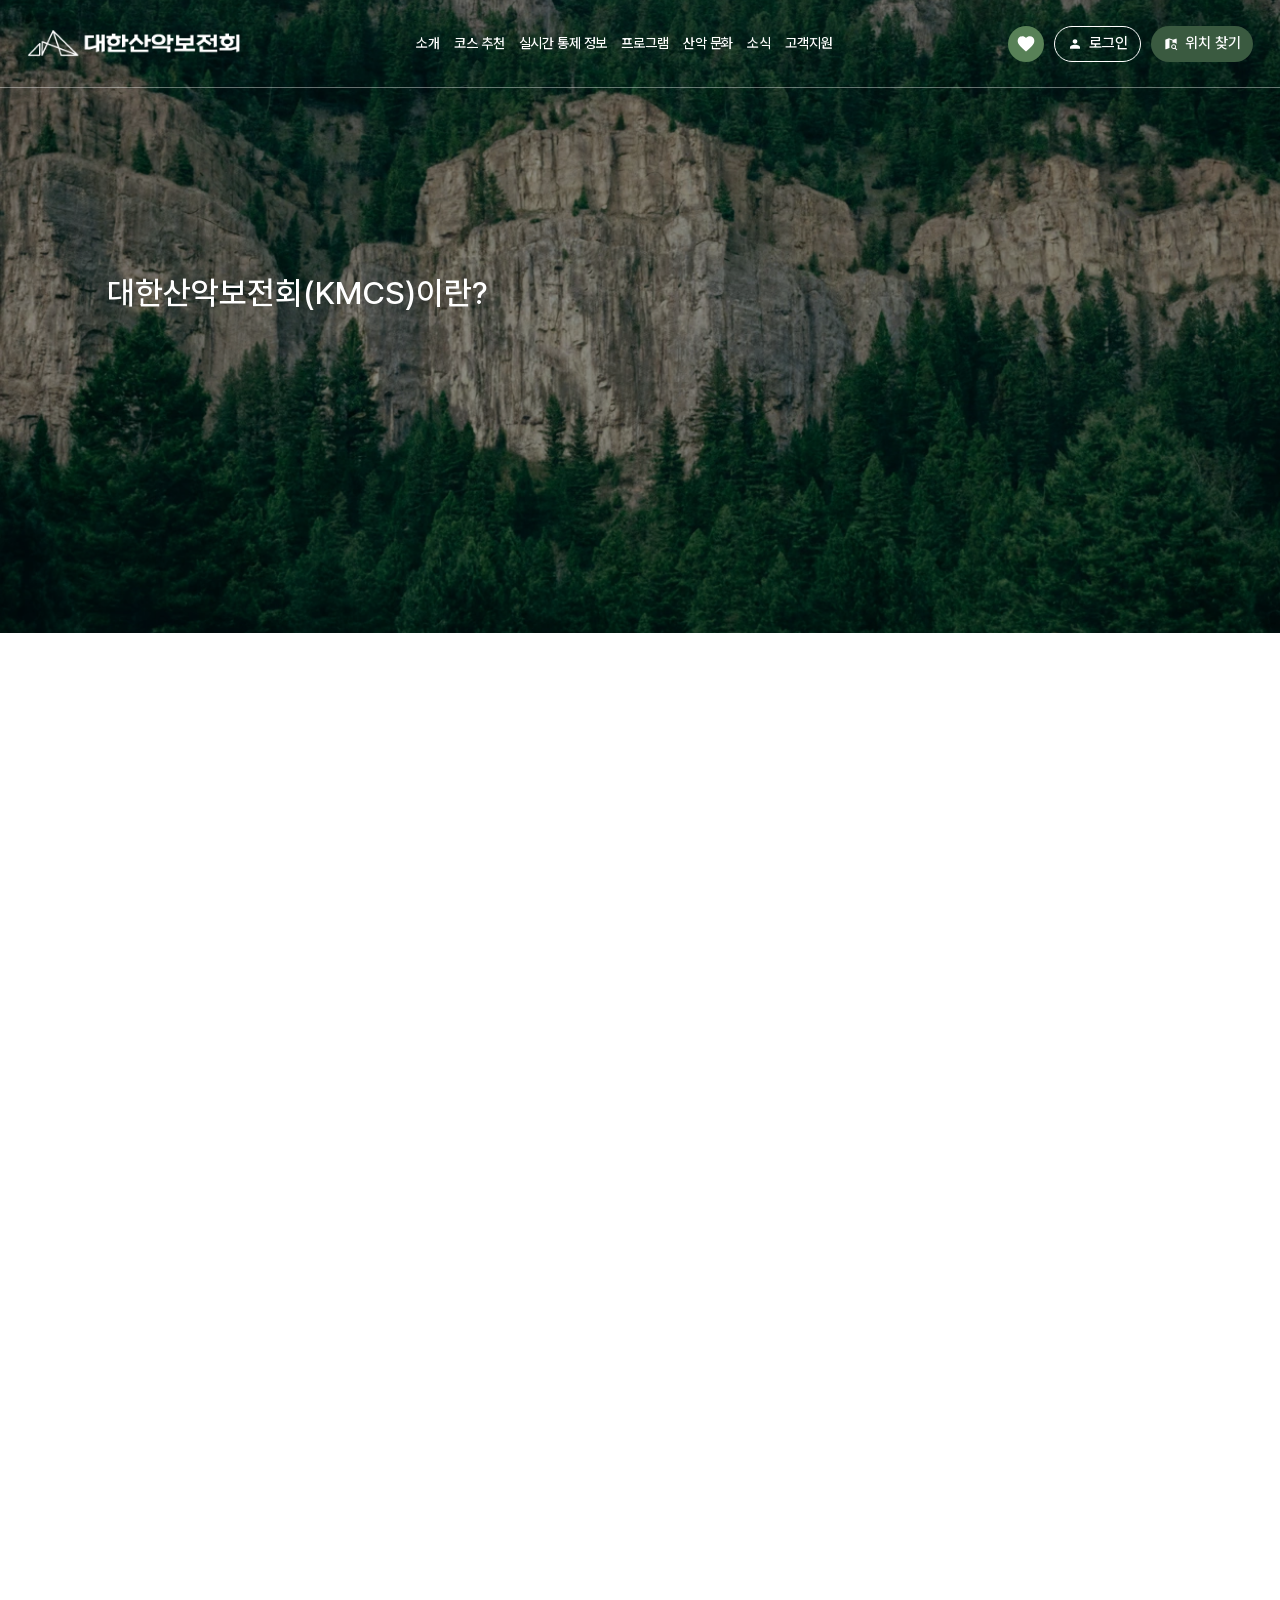
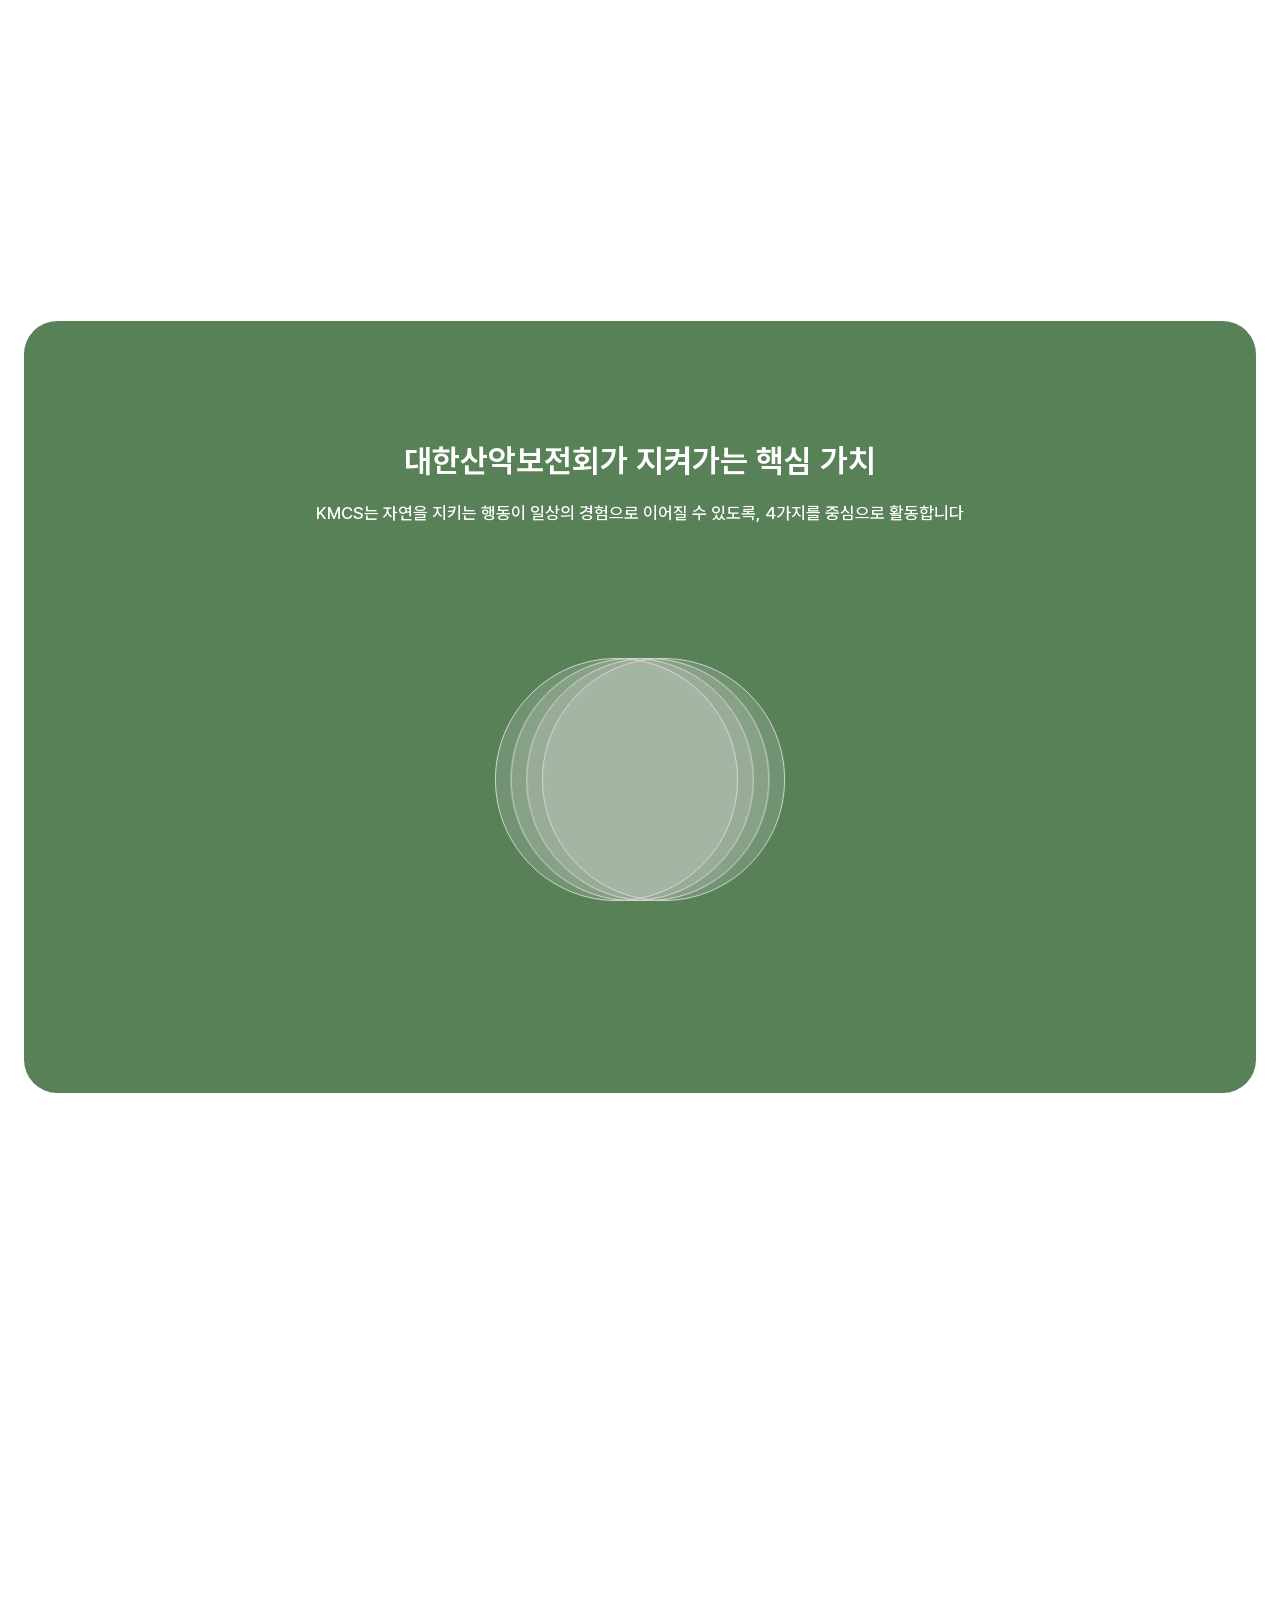
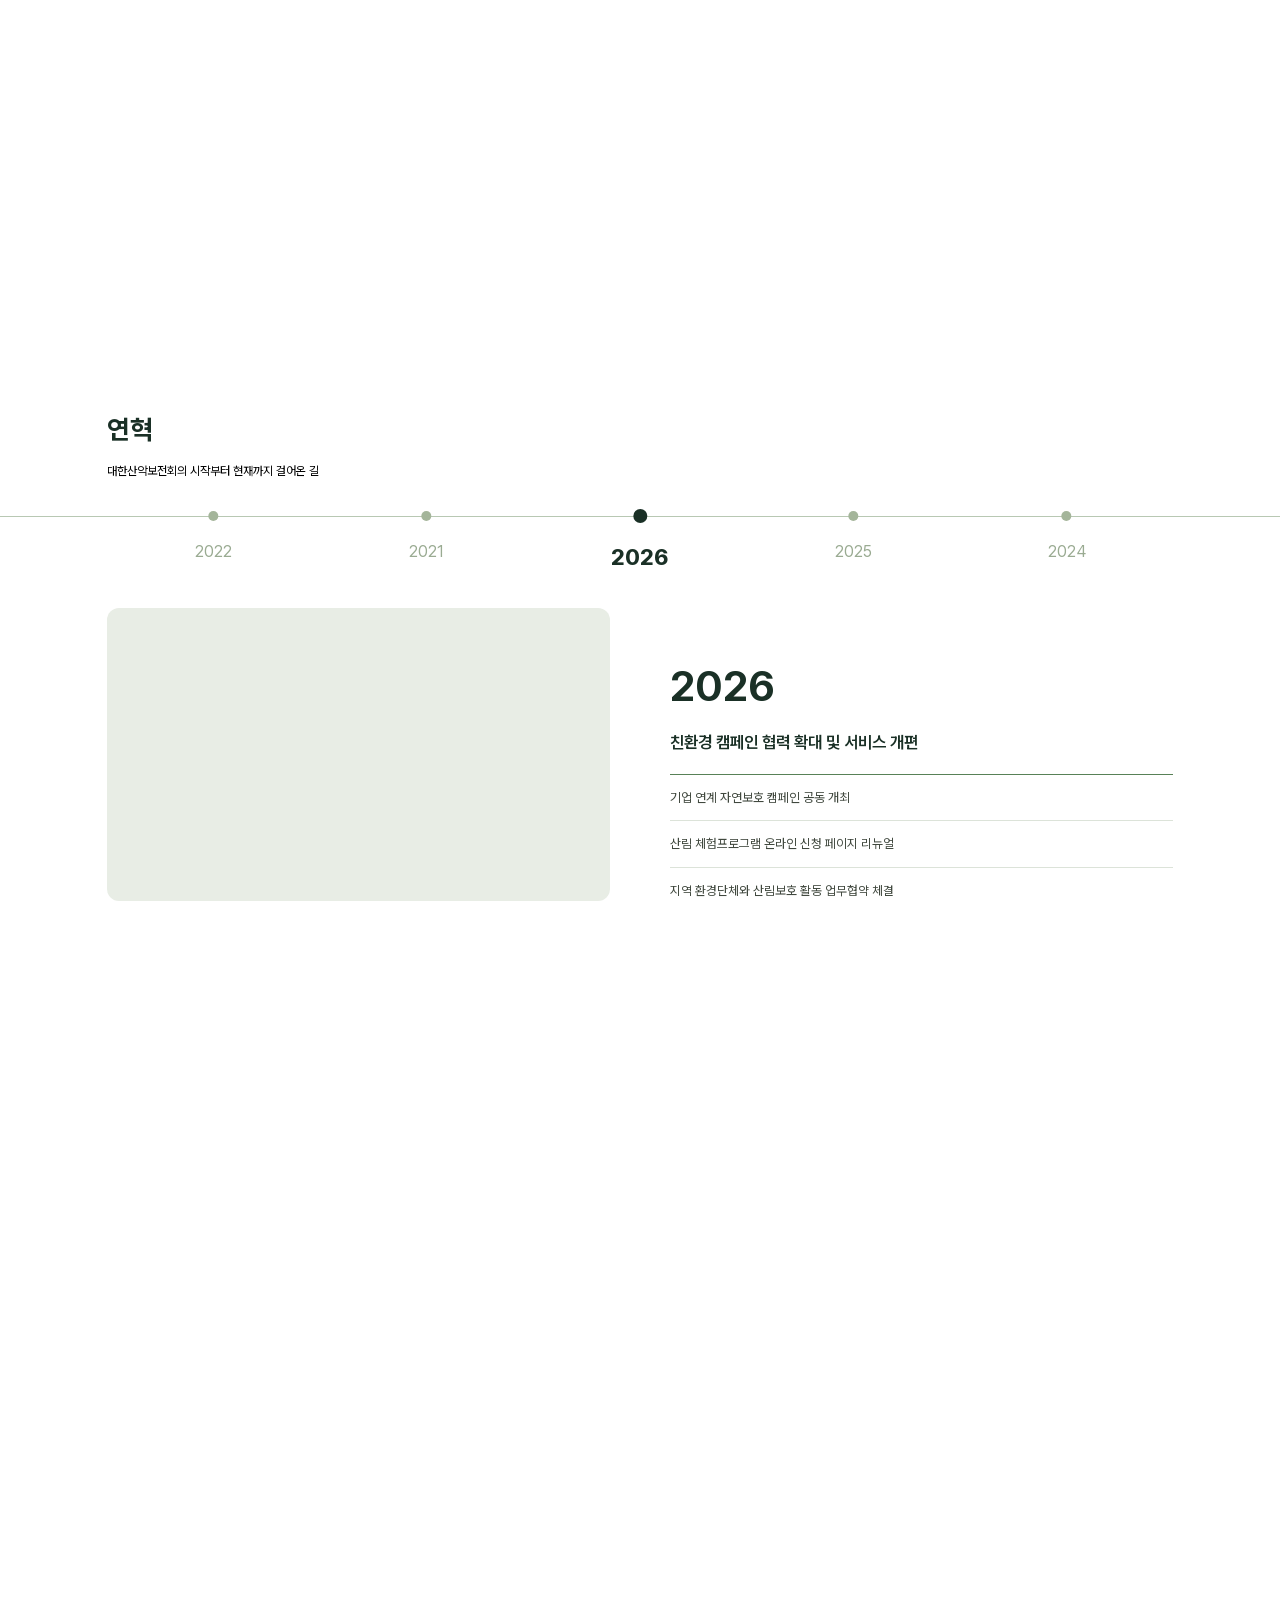
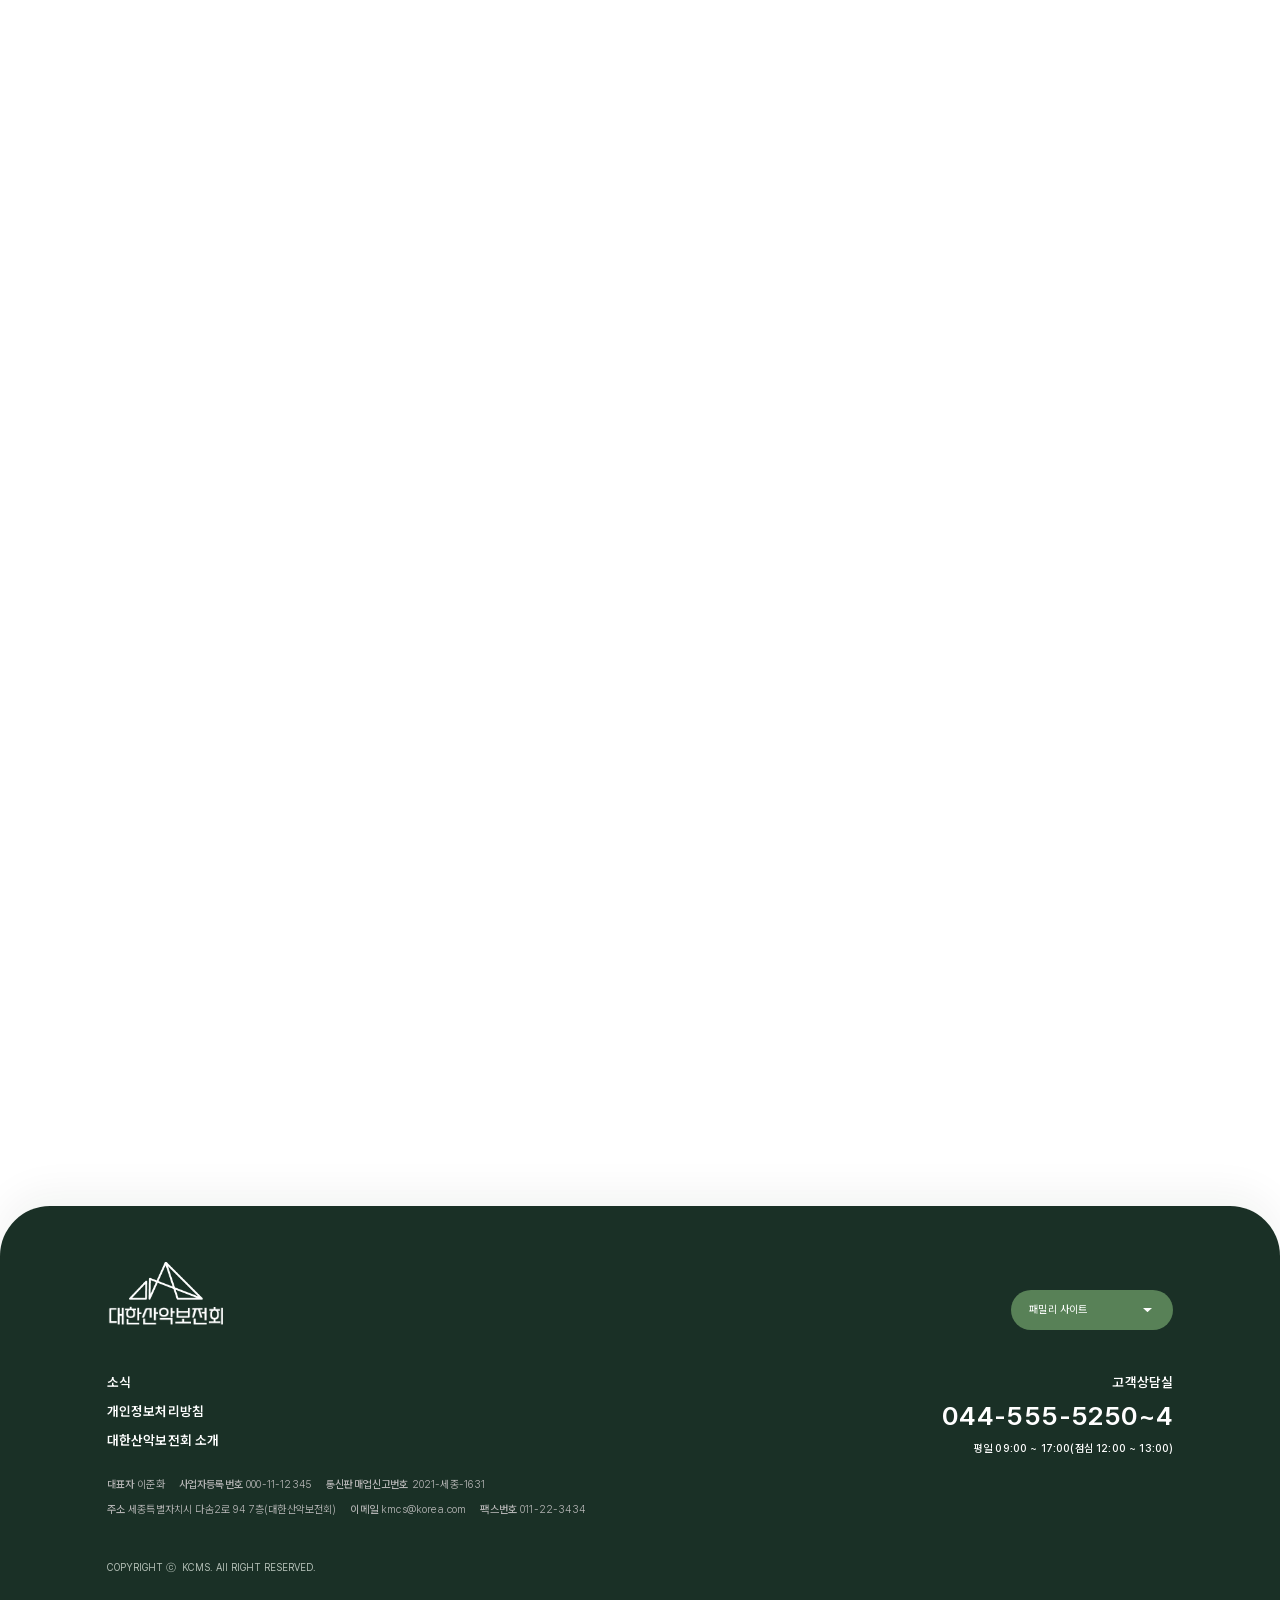
<file: about.html>
<!DOCTYPE html><html lang="ko"><head><meta charset="UTF-8"><meta name="viewport" content="width=device-width,initial-scale=1"><meta name="description" content="사람과 자연이 공존하는 내일, 대한산악보전회 KMCS의 산행 코스와 자연 체험 프로그램을 만나보세요."><meta name="theme-color" content="#1a3026"><title>대한산악보전회 소개 | 대한산악보전회 KMCS</title><link rel="icon" href="favicon.svg"><link rel="preload" href="assets/fonts/PretendardVariable.woff2" as="font" type="font/woff2" crossorigin><link rel="stylesheet" href="reference.css?v=20261028-preview-1"><link rel="stylesheet" href="style.css?v=20261028-preview-1"><link rel="stylesheet" href="responsive.css?v=20261028-preview-1"><link rel="stylesheet" href="refinements.css?v=20261028-preview-1"><script src="script.js?v=20261028-preview-1" defer></script><link rel="stylesheet" href="experience.css?v=20261028-preview-1"><link rel="stylesheet" href="mobile.css?v=20261028-preview-1"></head><body data-page="about"><a class="skip-link" href="#main-content">본문 바로가기</a><button class="mobile-menu-button" aria-controls="mobile-nav" aria-expanded="false" aria-label="메뉴 열기">☰</button><nav id="mobile-nav" aria-label="모바일 주 메뉴" hidden><a href="./">홈</a><a href="about.html">소개</a><span class="nav-label">코스 추천</span><span class="nav-label">실시간 통제 정보</span><a href="programs.html">프로그램</a><span class="nav-label">산악 문화</span><span class="nav-label">소식</span><span class="nav-label">고객지원</span></nav><main id="main-content" class="figma-screen"><div class="f2 f3 f4 f140 f7 f8" data-node-id="1:18571" data-name="대한산악보전회 서브페이지(1)"><div class="f1 f525 f11 f7 f12 f142 about-hero" data-node-id="1:18572"><div class="f17 f526 f22 f64 f425 about-photo" data-node-id="1:18573" data-name="Gemini_Generated_Image_s3jqyks3jqyks3jq 1"><div aria-hidden="true" class="f17 f18 f20"><img alt="" class="f17 f23 f65 f8 asset-photo" src="assets/optimized/15586.webp" loading="eager" decoding="async" fetchpriority="high" width="1248" height="832" srcset="assets/optimized/15586-640.webp 640w, assets/optimized/15586.webp 1248w" sizes="(max-width: 767px) 100vw, calc(100vw - 80px)"><div class="f17 f527 f18"></div></div></div><div class="f17 f528 f529 f52 f2 f3 f9 f5 f10 f530 f11 f64 f13 site-header" data-node-id="1:18575" data-name="검색바"><a class="f2 f3 f5 f7 f12 f14 brand" data-node-id="1:18576" data-name="오 아이콘" href="./" aria-label="대한산악보전회 홈"><span class="f49 f39 f531 f7 f12 f16" data-node-id="1:18577" data-name="Artboard 40 copy 6" aria-label="대한산악보전회 홈"><div class="f17 f18 f19 f20"><img alt="" class="f17 f532 f533 f23 f534 f25" src="assets/optimized/77a43.webp" loading="lazy" decoding="async" width="500" height="500"></div></span></a><nav class="f26 f2 f3 f27 f28 f29 f30 f31 f32 f7 f12 f33 f35 f93 f36 f37 primary-nav" data-node-id="1:18578" aria-label="주 메뉴"><a class="f3 f4 f30 f7 f12" data-node-id="1:18579" href="about.html"><p class="f38">소개</p></a><span class="f3 f4 f30 f7 f12 nav-label" data-node-id="1:18580"><p class="f38">코스 추천</p></span><span class="f3 f4 f30 f7 f12 nav-label" data-node-id="1:18581"><p class="f38">실시간 통제 정보</p></span><a class="f39 f3 f4 f30 f7 f12" data-node-id="36:3369" href="programs.html"><p class="f38">프로그램</p></a><span class="f3 f4 f30 f7 f12 nav-label" data-node-id="1:18582"><p class="f38">산악 문화</p></span><span class="f3 f4 f30 f7 f12 nav-label" data-node-id="1:18583"><p class="f38">소식</p></span><span class="f3 f4 f30 f7 f12 nav-label" data-node-id="1:18584"><p class="f38">고객지원</p></span></nav><div class="f2 f3 f40 f41 f5 f42 f7 f12 header-tools" data-node-id="1:18585" data-name="왼쪽 아이콘"><div class="f43 f2 f3 f44 f5 f30 f45 f46 f7 f47 f12" data-node-id="1:18586" data-name="검색바"><button class="f7 f12 f48 favorite-button" data-node-id="1:18587" data-name="favorite" type="button" data-action="favorites" aria-label="저장한 관심 항목 보기"><img alt="" class="f17 f49 f18 f23 f8" src="assets/7e9bf.svg" loading="lazy" decoding="async"></button></div><div class="f50 f52 f535 f2 f3 f53 f5 f30 f54 f46 f7 f55 f12" data-node-id="1:18590" data-name="검색바"><div class="f7 f12 f56" data-node-id="1:18591" data-name="person"><img alt="" class="f17 f49 f18 f23 f8" src="assets/ab177.svg" loading="lazy" decoding="async"></div><button class="f26 f3 f4 f57 f30 f31 f32 f7 f12 f59 f35 f93 f37" data-node-id="1:18594" type="button" data-action="login"><p class="f38">로그인</p></button></div><div class="f60 f2 f3 f53 f5 f30 f54 f46 f7 f55 f12" data-node-id="1:18595" data-name="검색바"><div class="f7 f12 f56" data-node-id="1:18596" data-name="map_search"><img alt="" class="f17 f49 f18 f23 f8" src="assets/9d4b6.svg" loading="lazy" decoding="async"></div><button class="f26 f3 f4 f57 f30 f31 f32 f7 f12 f59 f35 f93 f37" data-node-id="1:18599" type="button" data-action="location"><p class="f38">위치 찾기</p></button></div></div></div><h1 class="f107 f26 f17 f3 f4 f27 f30 f31 f249 f32 f410 f93 f536 f37 about-title" data-node-id="1:18600"><p class="f38">대한산악보전회(KMCS)이란?</p></h1><div class="about-description"><div class="f107 f26 f17 f3 f4 f27 f30 f31 f249 f32 f155 f93 f537 f538 about-intro" data-node-id="1:18601"><p class="f539 f417">KMCS는 산과 함께하는 우리의 일상을 하나의 살아 있는 자연 기록으로 바라보는  자연 라이프스타일 브랜드입니다.</p></div><div class="f107 f26 f17 f3 f4 f27 f30 f31 f249 f32 f155 f93 f540 f538 about-intro" data-node-id="1:18602"><p class="f539">KMCS가 주목하는 것은 ‘정상에 오르는 결과’가 아니라, 그 과정에서 이루어지는 걷기, 쉬기, 기록하기, 연결되기와 같은 일상의 작은 경험들이며<br aria-hidden="true">각자의 속도로 자연을 마주한 경험은 기록으로 남고, 그 기록은 참여와 공감으로 이어져 하나의 산 문화로 축적됩니다.</p></div><div class="f107 f26 f17 f3 f4 f27 f30 f31 f249 f32 f155 f93 f541 f538 about-intro" data-node-id="1:18603"><p class="f539 f417">전통적인 자연 정보 제공을 넘어, KMCS는 친근한 캐릭터와 참여형 콘텐츠를 통해 누구나 부담 없이 자연과 연결될 수 있는 방식을 제안하고,<br aria-hidden="true">작은 실천이 모여 자연을 지키는 태도가 되고, 그 태도가 지속가능한 산의 미래로 이어지도록 설계합니다.</p></div></div></div><div class="about-content-stack"><div class="f1 f525 f11 f7 f12 f142 mission-section mission-reveal" data-node-id="1:18604"><h2 class="f107 f26 f17 f3 f4 f206 f30 f31 f249 f32 f410 f542 f543 f37 mission-label" data-node-id="1:18605"><p class="f38">MISSION</p></h2><div class="f107 f26 f17 f3 f4 f57 f30 f31 f249 f32 f264 f177 f547 f538 mission-copy" data-node-id="1:18607"><p class="f548 f417"><span class="mission-line">산과 자연을 보호의 대상에만 머무르게 하지 않고,</span> <span class="mission-line">사람의 일상·건강·회복과 연결된 경험의 공간으로 확장하며,</span><br class="mission-wide-break" aria-hidden="true"> <span class="mission-line">기록과 참여, 실천을 통해 지속 가능한 산의 가치를</span> <span class="mission-line">다음 세대까지 이어가는 것입니다.</span></p></div><div class="vision-sequence"><h2 class="f107 f26 f17 f3 f4 f206 f30 f31 f249 f32 f410 f544 f545 f37 vision-label" data-node-id="1:18606"><p class="f546">VISION</p></h2><div class="f107 f26 f17 f3 f4 f27 f30 f31 f249 f32 f166 f177 f553 f37 vision-intro" data-node-id="1:18609"><p class="f554 f136">우리가</p><p class="f554 f136">지향하는 미래는</p><p class="f554">다음과 같습니다.</p></div><div class="f106 f17 f84 f555 f556 f557 vision-line" data-node-id="1:18610"><div class="f17 f89"><img alt="" class="f49 f23 f8" src="assets/9ffe3.svg" loading="lazy" decoding="async"></div></div><div class="f107 f26 f17 f3 f4 f57 f30 f31 f549 f32 f264 f177 f550 f551 vision-copy" data-node-id="1:18608"><p class="f552 f136">참여는 선택이 아니라 자연스러운 행동이 됩니다.</p><p class="f552 f136">산은 멀리 있는 대상이 아닌 삶의 일부가 됩니다.</p><p class="f552">자연과 사람이 함께 지속가능한 문화를 만듭니다.</p></div></div></div><div class="f1 f525 f11 f7 f12 f25 values-section" data-node-id="1:18611"><div class="f106 f17 f43 f558 f196 f11 f55 f64 f13 values-content" data-node-id="1:18612"><h2 class="f106 f107 f26 f17 f3 f4 f27 f30 f31 f108 f32 f166 f35 f93 f559 f37 values-title" data-node-id="1:18613"><p class="f38">대한산악보전회가 지켜가는 핵심 가치</p></h2><div class="f106 f107 f26 f17 f3 f4 f27 f30 f31 f133 f32 f167 f35 f93 f560 f37 values-subtitle" data-node-id="1:18614"><p><span class="values-subtitle-lead">KMCS는 자연을 지키는 행동이 일상의 경험으로 이어질 수 있도록, </span><span class="values-subtitle-tail">4가지를 중심으로 활동합니다</span></p></div><div class="values-grid"><div class="value-item" style="--value-index:0"><div class="f17 f113 f561 f562 value-circle" data-node-id="1:18615"><div class="f17 f561 f563 f562" data-node-id="1:18616"><img alt="" class="f17 f49 f18 f23 f8" src="assets/38521.svg" loading="lazy" decoding="async"></div><div class="f106 f107 f26 f17 f3 f4 f165 f564 f30 f31 f565 f32 f264 f35 f93 f566 f567" data-node-id="1:18617"><p class="f38 f136">01</p><p class="f38">지속</p></div></div><div class="f26 f17 f2 f3 f4 f27 f173 f5 f31 f575 f32 f35 f93 f576 f577 value-copy" data-node-id="1:18627"><div class="f3 f4 f30 f7 f12 f578 f25" data-node-id="1:18628"><p class="f38">지속성</p></div><div class="f3 f4 f30 f7 f12 f92 f25" data-node-id="1:18629"><p class="f38 f417">산을 보호의 대상으로 인식하며,<br aria-hidden="true">훼손 없는 이용을 통해 장기적인 보전을 추구합니다.</p></div></div></div><div class="value-item" style="--value-index:1"><div class="f106 f17 f113 f568 f562 value-circle" data-node-id="1:18618"><div class="f17 f569 f563 f562" data-node-id="1:18619"><img alt="" class="f17 f49 f18 f23 f8" src="assets/38521.svg" loading="lazy" decoding="async"></div><div class="f106 f107 f26 f17 f3 f4 f165 f564 f30 f31 f570 f32 f264 f35 f93 f566 f567" data-node-id="1:18620"><p class="f38 f136">02</p><p class="f38">책임</p></div></div><div class="f26 f17 f2 f3 f4 f27 f173 f5 f31 f579 f32 f35 f93 f576 f577 value-copy" data-node-id="1:18630"><div class="f3 f4 f30 f7 f12 f578 f25" data-node-id="1:18631"><p class="f38">책임성</p></div><div class="f3 f4 f30 f7 f12 f92 f25" data-node-id="1:18632"><p class="f38 f417">자연과 사회에 미치는 영향을 고려하여<br aria-hidden="true">책임 있는 행동과 선택을 지향합니다.</p></div></div></div><div class="value-item" style="--value-index:2"><div class="f17 f113 f571 f562 value-circle" data-node-id="1:18621"><div class="f17 f571 f563 f562" data-node-id="1:18622"><img alt="" class="f17 f49 f18 f23 f8" src="assets/38521.svg" loading="lazy" decoding="async"></div><div class="f106 f107 f26 f17 f3 f4 f165 f564 f30 f31 f572 f32 f264 f35 f93 f566 f567" data-node-id="1:18623"><p class="f38 f136">03</p><p class="f38">참여</p></div></div><div class="f26 f17 f2 f3 f4 f27 f173 f5 f31 f581 f32 f35 f93 f576 f577 value-copy" data-node-id="1:18636"><div class="f3 f4 f30 f7 f12 f578 f25" data-node-id="1:18637"><p class="f38">참여성</p></div><div class="f3 f4 f30 f7 f12 f92 f25" data-node-id="1:18638"><p class="f38 f417">누구나 일상 속에서<br aria-hidden="true">자연 보호에 참여할 수 있는 경험을 만듭니다.</p></div></div></div><div class="value-item" style="--value-index:3"><div class="f17 f113 f573 f562 value-circle" data-node-id="1:18624"><div class="f17 f573 f563 f562" data-node-id="1:18625"><img alt="" class="f17 f49 f18 f23 f8" src="assets/38521.svg" loading="lazy" decoding="async"></div><div class="f106 f107 f26 f17 f3 f4 f165 f564 f30 f31 f574 f32 f264 f35 f93 f566 f567" data-node-id="1:18626"><p class="f38 f136">04</p><p class="f38">투명</p></div></div><div class="f26 f17 f2 f3 f4 f27 f173 f5 f31 f580 f32 f35 f93 f576 f577 value-copy" data-node-id="1:18633"><div class="f3 f4 f30 f7 f12 f578 f25" data-node-id="1:18634"><p class="f38">투명성</p></div><div class="f3 f4 f30 f7 f12 f92 f25" data-node-id="1:18635"><p class="f38 f417">모든 과정은 명확한 기준 아래<br aria-hidden="true">공개되고 신뢰할 수 있도록 운영됩니다.</p></div></div></div></div></div></div><div class="history-scroll"><section class="history-experience" id="history" aria-label="대한산악보전회 연혁"><div class="history-heading" data-node-id="1:18644" data-name="인기 문구"><h2 class="f3 f4 f590 f591 f30 f7 f12 f166 f58" data-node-id="1:18645" style="font-variation-settings:&quot;CTGR&quot; 0, &quot;wdth&quot; 100"><p class="f38">연혁</p></h2><div class="f3 f4 f57 f30 f32 f7 f12 f167 f34" data-node-id="1:18646"><p class="f38">대한산악보전회의 시작부터 현재까지 걸어온 길</p></div></div><div class="history-rail" aria-hidden="true"></div><div class="history-stage"><div class="history-timeline" role="group" aria-label="연도 선택"><button type="button" data-history-year="2026" aria-pressed="true"><span class="history-dot"></span><span>2026</span></button><button type="button" data-history-year="2025" aria-pressed="false"><span class="history-dot"></span><span>2025</span></button><button type="button" data-history-year="2024" aria-pressed="false"><span class="history-dot"></span><span>2024</span></button><button type="button" data-history-year="2023" aria-pressed="false"><span class="history-dot"></span><span>2023</span></button><button type="button" data-history-year="2022" aria-pressed="false"><span class="history-dot"></span><span>2022</span></button><button type="button" data-history-year="2021" aria-pressed="false"><span class="history-dot"></span><span>2021</span></button></div><div class="history-panel" aria-live="off"><div class="history-media"><img src="assets/optimized/57139.webp" alt="연혁 이미지 교체를 위한 임시 사진" loading="lazy" decoding="async" width="3200" height="2400" class="asset-photo" srcset="assets/optimized/57139-640.webp 640w, assets/optimized/57139-1280.webp 1280w, assets/optimized/57139-1920.webp 1920w, assets/optimized/57139.webp 3200w" sizes="(max-width: 767px) 100vw, 50vw"><span class="history-media-label">2026 · 이미지 교체 예정</span></div><div class="history-description"><h3 class="history-selected-year">2026</h3><h4 class="history-year-title" hidden></h4><p class="history-year-copy">2026년의 연혁 설명이 들어갈 공간입니다.</p><ul class="history-year-details" hidden></ul><p class="history-placeholder-note">연도별 내용과 이미지는 추후 반영됩니다.</p></div></div></div></section><div class="history-runway" aria-hidden="true"></div><footer class="f143 f646 f7 f12 f142 site-footer" data-node-id="1:18698" data-name="Footer" id="contact"><a class="f106 f107 f17 f113 f39 f483 f484 footer-logo" data-node-id="1:18699" href="./" aria-label="대한산악보전회 홈"><div class="f106 f107 f17 f485 f486 f487 f488" data-node-id="1:18700" data-name="Artboard 40 copy 8"><div class="f17 f18 f19 f20"><img alt="" class="f17 f489 f490 f23 f491 f492" src="assets/optimized/57c85.webp" loading="lazy" decoding="async" width="500" height="500"></div></div><div class="f106 f107 f17 f493 f483 f494 f495" data-node-id="1:18701" data-name="Artboard 40 copy 9"><div class="f17 f18 f19 f20"><img alt="" class="f17 f489 f496 f23 f491 f497" src="assets/optimized/57c85.webp" loading="lazy" decoding="async" width="500" height="500"></div></div></a><div class="f26 f17 f2 f3 f4 f132 f441 f140 f30 f31 f249 f32 f11 f324 f98 f498 f499 f37 footer-info" data-node-id="1:18702" data-name="정보"><div class="f2 f3 f500 f5 f7 f12" data-node-id="1:18703" data-name="1"><div class="f3 f4 f30 f7 f12" data-node-id="1:18704"><p class="f92"><span class="f26 f27 f501 f32">대표자</span><span class="f501"> </span><span class="f501">이준화</span></p></div><div class="f3 f4 f30 f7 f12" data-node-id="1:18705"><p class="f92"><span class="f26 f27 f501 f32">사업자등록번호</span><span class="f501"> 000-</span><span class="f501">11</span><span class="f501">-12345 </span></p></div><div class="f3 f4 f30 f7 f12" data-node-id="1:18706"><p class="f92"><span class="f26 f27 f501 f32">통신판매업신고번호</span><span class="f501"> </span><span class="f501">2021-세종-1631</span></p></div></div><div class="f2 f3 f500 f5 f7 f12 f502" data-node-id="1:18707" data-name="2"><div class="f3 f4 f30 f7 f12" data-node-id="1:18708"><p class="f92"><span class="f26 f27 f501 f32">주소</span><span class="f501"> 세종특별자치시 다솜2로 94</span><span class="f501"> 7층</span><span class="f501">(대한산악보전회) </span></p></div><div class="f3 f4 f30 f7 f12" data-node-id="1:18709"><p class="f92"><span class="f26 f27 f501 f32">이메일</span><span class="f501"> kmcs@korea.com</span></p></div><div class="f3 f4 f30 f7 f12" data-node-id="1:18710"><p class="f92"><span class="f26 f27 f501 f32">팩스번호</span><span class="f501"> 011-22-3434</span></p></div></div></div><a class="f107 f26 f17 f3 f4 f206 f30 f31 f249 f32 f61 f503 f504 f505 f37 footer-news" data-node-id="1:18711" href="index.html#news"><p class="f501">소식</p></a><button class="f107 f26 f17 f3 f4 f206 f30 f31 f249 f32 f61 f503 f506 f505 f37 footer-privacy" data-node-id="1:18712" type="button" data-action="privacy"><p class="f501">개인정보처리방침</p></button><div class="f431 f107 f26 f17 f3 f4 f206 f30 f31 f507 f32 f61 f503 f433 f504 f505 f37 footer-customer" data-node-id="1:18713"><p class="f501">고객상담실</p></div><a class="f431 f107 f26 f17 f3 f4 f206 f30 f31 f508 f32 f61 f509 f433 f510 f511 f37 footer-phone footer-phone" data-node-id="1:18714" href="tel:044-555-5250"><p class="f501">044-555-5250~4</p></a><a class="f107 f26 f17 f39 f3 f4 f206 f30 f31 f249 f32 f61 f503 f647 f512 f505 f37 footer-about" data-node-id="1:18715" href="about.html"><p class="f501">대한산악보전회 소개</p></a><div class="f431 f107 f26 f17 f3 f4 f27 f30 f31 f508 f32 f92 f61 f433 f513 f499 f37 footer-hours" data-node-id="1:18716"><p class="f501">평일 09:00 ~ 17:00(점심 12:00 ~ 13:00)</p></div><button class="f17 f43 f514 f515 f11 f55 f516 f517 footer-family" data-node-id="1:18717" type="button" data-action="family" aria-label="패밀리 사이트 보기"><div class="f17 f113 f518 f519" data-node-id="1:18718"><span class="f107 f26 f17 f3 f4 f57 f30 f31 f518 f32 f61 f59 f520 f499 f37" data-node-id="1:18719"><p class="f501">패밀리 사이트</p></span><div class="f17 f521 f11 f56 f463" data-node-id="1:18720" data-name="fi-rs-caret-down"><div class="f17 f203" data-node-id="I1:18720;403:1545" data-name="01 align center"><img alt="" class="f17 f49 f18 f23 f8" src="assets/492c0.svg" loading="lazy" decoding="async"></div></div></div></button><div class="footer-legal"><div class="f106 f107 f26 f17 f3 f4 f132 f30 f31 f522 f32 f98 f102 f35 f523 f524 f37 footer-copyright" data-node-id="1:18721"><p class="f285"><span class="f38">COPYRIGHT </span><span class="f26 f165 f38 f32">ⓒ </span><span class="f38"> KCMS. All RIGHT RESERVED.</span></p></div></div></footer></div></div></div></main><dialog id="detail-dialog" aria-labelledby="dialog-title"><button class="dialog-close" aria-label="닫기">×</button><div id="dialog-content"></div></dialog><div class="toast" role="status" aria-live="polite"></div><button class="back-top" aria-label="맨 위로 이동" hidden>↑</button></body></html>
</file>
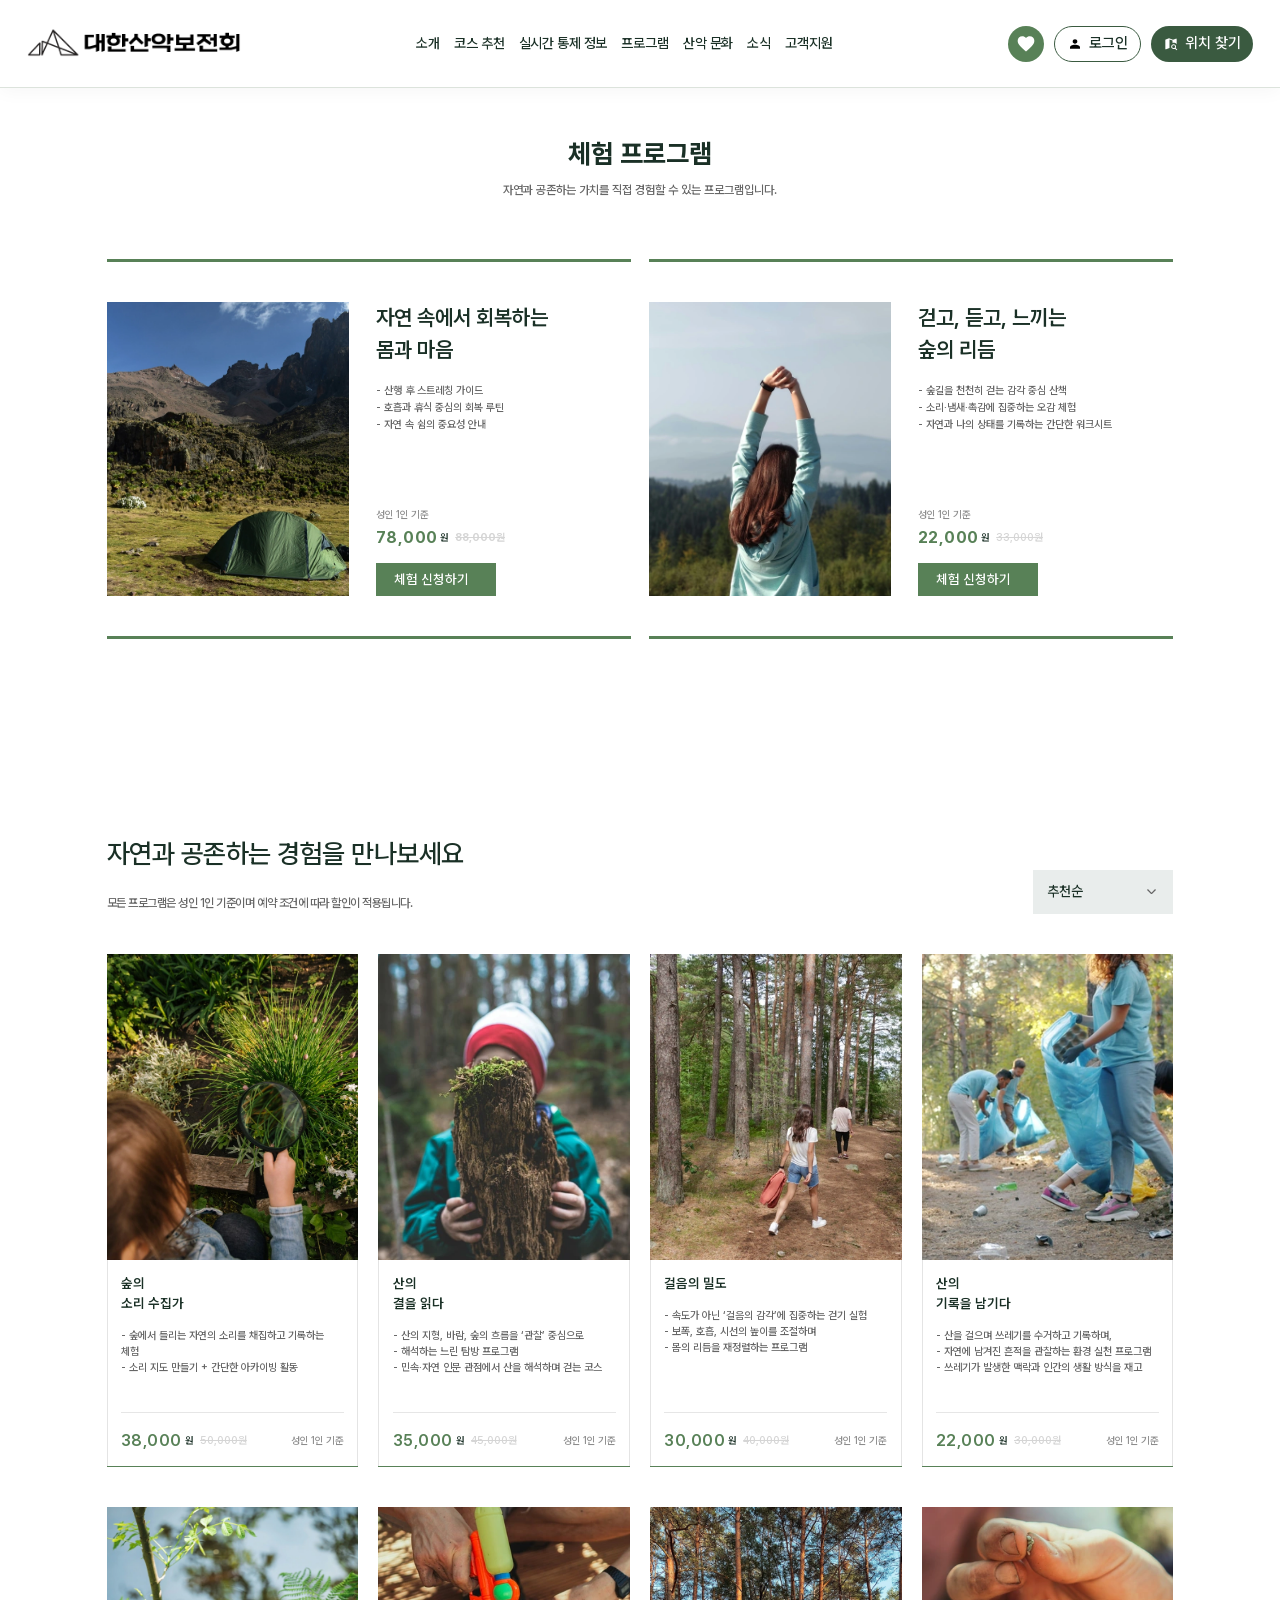
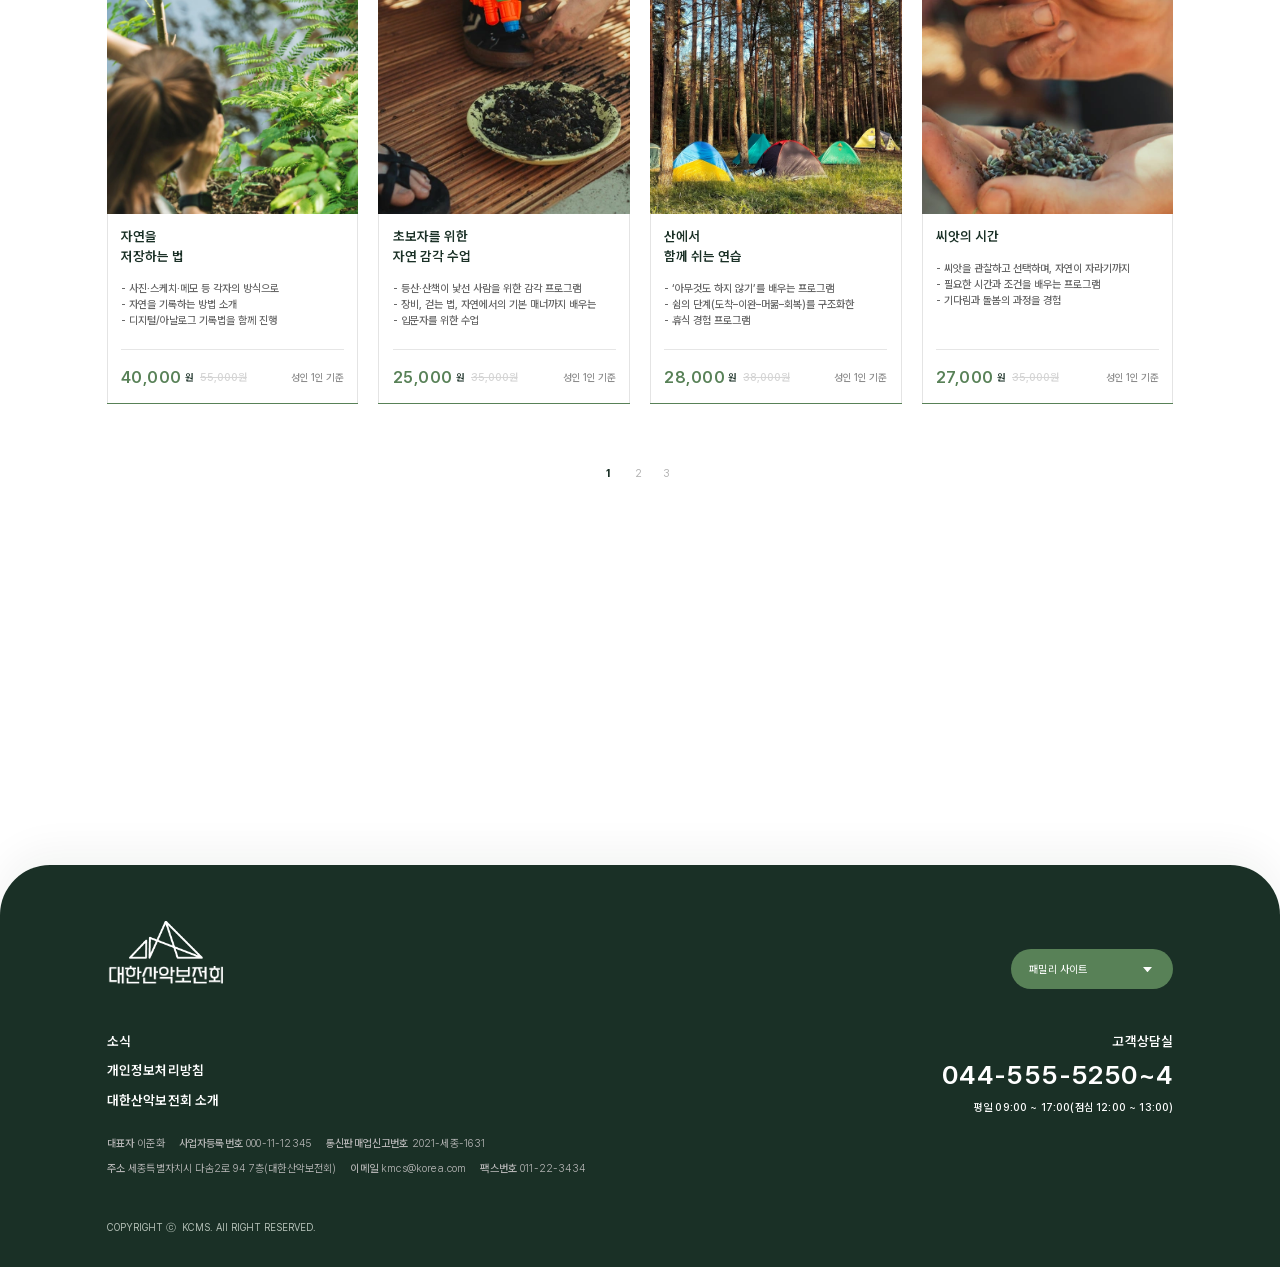
<file: programs.html>
<!DOCTYPE html><html lang="ko"><head><meta charset="UTF-8"><meta name="viewport" content="width=device-width,initial-scale=1"><meta name="description" content="사람과 자연이 공존하는 내일, 대한산악보전회 KMCS의 산행 코스와 자연 체험 프로그램을 만나보세요."><meta name="theme-color" content="#1a3026"><title>체험 프로그램 | 대한산악보전회 KMCS</title><link rel="icon" href="favicon.svg"><link rel="preload" href="assets/fonts/PretendardVariable.woff2" as="font" type="font/woff2" crossorigin><link rel="stylesheet" href="reference.css?v=20261028-preview-1"><link rel="stylesheet" href="style.css?v=20261028-preview-1"><link rel="stylesheet" href="responsive.css?v=20261028-preview-1"><link rel="stylesheet" href="refinements.css?v=20261028-preview-1"><script src="script.js?v=20261028-preview-1" defer></script><link rel="stylesheet" href="experience.css?v=20261028-preview-1"><link rel="stylesheet" href="mobile.css?v=20261028-preview-1"></head><body data-page="programs"><a class="skip-link" href="#main-content">본문 바로가기</a><button class="mobile-menu-button" aria-controls="mobile-nav" aria-expanded="false" aria-label="메뉴 열기">☰</button><nav id="mobile-nav" aria-label="모바일 주 메뉴" hidden><a href="./">홈</a><a href="about.html">소개</a><span class="nav-label">코스 추천</span><span class="nav-label">실시간 통제 정보</span><a href="programs.html">프로그램</a><span class="nav-label">산악 문화</span><span class="nav-label">소식</span><span class="nav-label">고객지원</span></nav><main id="main-content" class="figma-screen"><div class="f2 f3 f4 f140 f7 f8" data-node-id="1:18312" data-name="대한산악보전회 서브페이지(2)"><div class="f1 f648 f11 f7 f12 f25 program-intro" data-node-id="1:18313"><div class="f17 f2 f3 f243 f5 f30 f22 f11 f164 f649 f142 program-heading" data-node-id="1:18314" data-name="인기명소 및 전체보기"><div class="f26 f2 f3 f4 f40 f246 f5 f30 f31 f32 f7 f12 f35 f37" data-node-id="1:18315" data-name="인기 문구"><h1 class="f3 f4 f165 f30 f7 f12 f166 f58" data-node-id="1:18316"><p class="f38">체험 프로그램</p></h1><div class="f3 f4 f27 f30 f7 f12 f167 f168" data-node-id="1:18317"><p class="f38">자연과 공존하는 가치를 직접 경험할 수 있는 프로그램입니다.</p></div></div></div><div class="f17 f2 f3 f248 f5 f249 f650 program-featured-grid" data-node-id="1:18318"><div class="f651 f252 f52 f253 f2 f3 f254 f255 f140 f11 f256 f7 f12 f257 featured-card" data-node-id="1:18319"><div class="f2 f3 f144 f4 f41 f140 f145 f11 f7" data-node-id="1:18320"><div class="f258 f7 f12 f259" data-node-id="1:18321" data-name="bj-pearce-HJ1bmTePoGU-unsplash"><div class="f17 f18 f19 f20"><img alt="" class="f17 f260 f261 f23 f262 f25 asset-photo" src="assets/optimized/da003.webp" loading="lazy" decoding="async" width="2134" height="3200" srcset="assets/optimized/da003-640.webp 640w, assets/optimized/da003-1280.webp 1280w, assets/optimized/da003-1920.webp 1920w, assets/optimized/da003.webp 2134w" sizes="(max-width: 767px) 70vw, 40vw"></div></div></div><div class="f2 f3 f144 f4 f41 f140 f42 f145 f11 f121 f7 featured-copy" data-node-id="1:18322"><div class="f2 f3 f263 f5 f11 f7 f12 f25 featured-copy-heading" data-node-id="1:18323"><div class="f26 f3 f4 f206 f30 f31 f32 f7 f12 f264 f58 f37" data-node-id="1:18324"><p class="f38 f136">자연 속에서 회복하는</p><p class="f38">몸과 마음</p></div></div><div class="f2 f3 f5 f11 f265 f7 f12 f25 featured-copy-description" data-node-id="1:18325"><div class="f26 f3 f4 f27 f30 f31 f32 f7 f12 f92 f168 f37" data-node-id="1:18326"><p class="f266 f136">- 산행 후 스트레칭 가이드</p><p class="f266 f136">- 호흡과 휴식 중심의 회복 루틴</p><p class="f266">- 자연 속 쉼의 중요성 안내</p></div></div><div class="f2 f3 f4 f267 f140 f30 f11 f268 f7 f12 f25 featured-copy-price" data-node-id="1:18327"><div class="f2 f3 f140 f11 f7 f12 f25" data-node-id="1:18328"><div class="f26 f3 f4 f27 f30 f31 f32 f7 f12 f150 f191 f37" data-node-id="1:18329"><p class="f38">성인 1인 기준</p></div></div><div class="f2 f3 f40 f5 f11 f7 f12 f25" data-node-id="1:18330"><div class="f26 f2 f3 f53 f5 f31 f32 f11 f7 f12 f37" data-node-id="1:18331"><div class="f3 f4 f165 f30 f7 f12 f109 f208 f270" data-node-id="1:18332"><p class="f38">78,000</p></div><div class="f3 f4 f27 f30 f7 f12 f150 f58" data-node-id="1:18333"><p class="f38">원</p></div></div><div class="f2 f3 f140 f11 f7 f12 original-price" data-node-id="1:18334"><div class="f26 f3 f4 f165 f30 f31 f32 f7 f12 f92 f98 f37" data-node-id="1:18335"><p class="f271 f272 f273 f274 f38 f275">88,000원</p></div></div></div></div><div class="f2 f3 f5 f11 f276 f7 f12 f25 featured-copy-action" data-node-id="1:18336"><div class="f43 f2 f3 f120 f5 f30 f11 f121 f77 f7 f12 f278" data-node-id="1:18337"><button class="f26 f3 f4 f27 f279 f30 f31 f32 f7 f12 f207 f35 f93 f280" data-node-id="1:18338" type="button" data-action="program"><p class="f38">체험 신청하기</p></button></div></div></div></div><div class="f651 f252 f52 f253 f2 f3 f254 f255 f140 f11 f256 f7 f12 f257 featured-card" data-node-id="1:18339"><div class="f281 f2 f3 f144 f4 f41 f140 f145 f11 f7" data-node-id="1:18340"><div class="f7 f12 f282" data-node-id="1:18342" data-name="mariana-vasylyk-1L3Ehiqqoq8-unsplash 1"><div class="f17 f18 f19 f20"><img alt="" class="f17 f41 f283 f23 f64 f284 asset-photo" src="assets/optimized/9b770.webp" loading="lazy" decoding="async" width="2506" height="2506" srcset="assets/optimized/9b770-640.webp 640w, assets/optimized/9b770-1280.webp 1280w, assets/optimized/9b770-1920.webp 1920w, assets/optimized/9b770.webp 2506w" sizes="(max-width: 767px) 70vw, 40vw"></div></div></div><div class="f2 f3 f144 f4 f41 f140 f42 f145 f11 f121 f7 featured-copy" data-node-id="1:18343"><div class="f2 f3 f263 f5 f11 f7 f12 f25 featured-copy-heading" data-node-id="1:18344"><div class="f26 f3 f4 f206 f30 f31 f32 f7 f12 f264 f58 f37" data-node-id="1:18345"><p class="f38 f136 f285">걷고, 듣고, 느끼는 </p><p class="f38 f285">숲의 리듬</p></div></div><div class="f2 f3 f5 f11 f265 f7 f12 f25 featured-copy-description" data-node-id="1:18346"><div class="f26 f3 f4 f27 f30 f31 f32 f7 f12 f92 f168 f37" data-node-id="1:18347"><p class="f266 f136">- 숲길을 천천히 걷는 감각 중심 산책</p><p class="f266 f136">- 소리·냄새·촉감에 집중하는 오감 체험</p><p class="f266">- 자연과 나의 상태를 기록하는 간단한 워크시트</p></div></div><div class="f2 f3 f4 f267 f140 f30 f11 f268 f7 f12 f25 featured-copy-price" data-node-id="1:18348"><div class="f2 f3 f140 f11 f7 f12 f25" data-node-id="1:18349"><div class="f26 f3 f4 f27 f30 f31 f32 f7 f12 f150 f191 f37" data-node-id="1:18350"><p class="f38">성인 1인 기준</p></div></div><div class="f2 f3 f40 f5 f11 f7 f12 f25" data-node-id="1:18351"><div class="f26 f2 f3 f53 f5 f31 f32 f11 f7 f12 f37" data-node-id="1:18352"><div class="f3 f4 f165 f30 f7 f12 f109 f208 f270" data-node-id="1:18353"><p class="f38">22,000</p></div><div class="f3 f4 f27 f30 f7 f12 f150 f58" data-node-id="1:18354"><p class="f38">원</p></div></div><div class="f2 f3 f140 f11 f7 f12 original-price" data-node-id="1:18355"><div class="f26 f3 f4 f27 f30 f31 f32 f7 f12 f92 f98 f37" data-node-id="1:18356"><p class="f271 f272 f273 f274 f38 f275">33,000원</p></div></div></div></div><div class="f2 f3 f5 f11 f276 f7 f12 f25 featured-copy-action" data-node-id="1:18357"><div class="f43 f2 f3 f120 f5 f30 f11 f121 f77 f7 f12 f286" data-node-id="1:18358"><button class="f26 f3 f4 f27 f279 f30 f31 f32 f7 f12 f207 f35 f93 f280" data-node-id="1:18359" type="button" data-action="program"><p class="f38">체험 신청하기</p></button></div></div></div></div></div><div class="f17 f528 f529 f52 f2 f3 f9 f5 f10 f530 f11 f64 f13 site-header" data-node-id="1:18360" data-name="검색바"><a class="f2 f3 f5 f7 f12 f14 brand" data-node-id="1:18361" data-name="오 아이콘" href="./" aria-label="대한산악보전회 홈"><span class="f49 f39 f15 f7 f12 f16" data-node-id="1:18362" data-name="Artboard 40 copy" aria-label="대한산악보전회 홈"><div class="f17 f18 f19 f20"><img alt="" class="f17 f21 f22 f23 f24 f25" src="assets/optimized/1b5db.webp" loading="lazy" decoding="async" width="500" height="500"></div></span></a><nav class="f26 f2 f3 f27 f28 f29 f30 f31 f32 f7 f12 f33 f34 f35 f36 f37 primary-nav" data-node-id="1:18363" aria-label="주 메뉴"><a class="f39 f3 f4 f30 f7 f12" data-node-id="1:18364" href="about.html"><p class="f38">소개</p></a><span class="f3 f4 f30 f7 f12 nav-label" data-node-id="1:18365"><p class="f38">코스 추천</p></span><span class="f3 f4 f30 f7 f12 nav-label" data-node-id="1:18366"><p class="f38">실시간 통제 정보</p></span><a class="f3 f4 f30 f7 f12" data-node-id="1:18367" href="programs.html"><p class="f38">프로그램</p></a><span class="f3 f4 f30 f7 f12 nav-label" data-node-id="1:18368"><p class="f38">산악 문화</p></span><span class="f3 f4 f30 f7 f12 nav-label" data-node-id="1:18369"><p class="f38">소식</p></span><span class="f3 f4 f30 f7 f12 nav-label" data-node-id="1:18370"><p class="f38">고객지원</p></span></nav><div class="f2 f3 f40 f41 f5 f42 f7 f12 header-tools" data-node-id="1:18371" data-name="왼쪽 아이콘"><div class="f43 f2 f3 f44 f5 f30 f45 f46 f7 f47 f12" data-node-id="1:18372" data-name="검색바"><button class="f7 f12 f48 favorite-button" data-node-id="1:18373" data-name="favorite" type="button" data-action="favorites" aria-label="저장한 관심 항목 보기"><img alt="" class="f17 f49 f18 f23 f8" src="assets/7e9bf.svg" loading="lazy" decoding="async"></button></div><div class="f50 f652 f52 f2 f3 f53 f5 f30 f54 f46 f7 f55 f12" data-node-id="1:18376" data-name="검색바"><div class="f7 f12 f56" data-node-id="1:18377" data-name="person"><img alt="" class="f17 f49 f18 f23 f8" src="assets/ea2f5.svg" loading="lazy" decoding="async"></div><button class="f26 f3 f4 f57 f30 f31 f32 f7 f12 f300 f59 f35 f37" data-node-id="1:18380" type="button" data-action="login"><p class="f38">로그인</p></button></div><div class="f60 f2 f3 f53 f5 f30 f54 f46 f7 f55 f12" data-node-id="1:18381" data-name="검색바"><div class="f7 f12 f56" data-node-id="1:18382" data-name="map_search"><img alt="" class="f17 f49 f18 f23 f8" src="assets/9d4b6.svg" loading="lazy" decoding="async"></div><button class="f26 f3 f4 f57 f30 f31 f32 f7 f12 f59 f35 f93 f37" data-node-id="1:18385" type="button" data-action="location"><p class="f38">위치 찾기</p></button></div></div></div></div><div class="f1 f653 f11 f7 f12 f142 program-catalog" data-node-id="1:18386"><div class="f17 f2 f3 f654 f29 f30 f249 f655 f656 catalog-heading" data-node-id="1:18387"><div class="f26 f2 f3 f144 f4 f27 f657 f140 f31 f145 f32 f7 f658 catalog-copy" data-node-id="1:18388"><div class="f3 f4 f30 f7 f12 f109 f58 f25 catalog-title" data-node-id="1:18389"><p class="f38">자연과 공존하는 경험을 만나보세요</p></div><div class="f3 f4 f30 f7 f12 f167 f168 f25 catalog-description" data-node-id="1:18390"><p class="f659">모든 프로그램은 성인 1인 기준이며 예약 조건에 따라 할인이 적용됩니다.</p></div></div><button class="f174 f2 f3 f267 f120 f5 f30 f11 f54 f77 f7 f12" data-node-id="1:18391" type="button" data-action="sort" aria-label="프로그램 정렬 변경"><div class="f26 f3 f4 f27 f30 f31 f32 f7 f12 f167 f168 f35 f37" data-node-id="1:18392"><p class="f38">추천순</p></div><div class="f11 f7 f12 f56" data-node-id="1:18393" data-name="fi-rs-angle-small-down"><div class="f17 f660" data-node-id="I1:18393;403:1357" data-name="01 align center"><img alt="" class="f17 f49 f18 f23 f8" src="assets/88c79.svg" loading="lazy" decoding="async"></div></div></button></div><div class="f17 f113 f623 f661 program-row" data-node-id="1:18394"><div class="f17 f2 f3 f662 f5 f623 f661" data-node-id="1:18395"><div class="f651 f663 f52 f2 f3 f4 f664 f140 f11 f7 f12 f665 program-card" data-node-id="1:18396" data-name="섹션" tabindex="0" role="button" data-action="program" aria-label="숲의 소리 수집가 자세히 보기"><div class="f666 f2 f3 f4 f667 f140 f11 f7 f12 f665" data-node-id="1:18397" data-name="사진"><div class="f668 f7 f12 f665" data-node-id="1:18398" data-name="katherine-volkovski-RWRXy5megfs-unsplash"><img alt="" class="f17 f18 f23 f65 f20 f8 asset-photo" src="assets/optimized/0e314.webp" loading="lazy" decoding="async" width="2430" height="3200" srcset="assets/optimized/0e314-640.webp 640w, assets/optimized/0e314-1280.webp 1280w, assets/optimized/0e314-1920.webp 1920w, assets/optimized/0e314.webp 2430w" sizes="(max-width: 767px) 100vw, 50vw"></div></div><div class="f669 f670 f671 f52 f2 f3 f4 f672 f140 f11 f121 f7 f12 f25 program-card-body" data-node-id="1:18399" data-name="내용"><div class="f2 f3 f673 f5 f11 f674 f7 f12 f25 program-card-title" data-node-id="1:18400"><div class="f26 f3 f4 f206 f30 f31 f32 f7 f12 f207 f58 f37" data-node-id="1:18401"><p class="f38 f136">숲의</p><p class="f38">소리 수집가</p></div></div><div class="f2 f3 f5 f11 f184 f674 f7 f12 f25 program-card-description" data-node-id="1:18402"><div class="f26 f3 f4 f27 f30 f31 f32 f7 f12 f92 f168 f37" data-node-id="1:18403"><p class="f38 f136">- 숲에서 들리는 자연의 소리를 채집하고 기록하는 체험</p><p class="f38">- 소리 지도 만들기 + 간단한 아카이빙 활동<br aria-hidden="true"><br aria-hidden="true"></p></div></div><div class="f675 f52 f406 f676 f7 f12 f25 program-card-divider" data-node-id="1:18404" data-name="선"></div><div class="f2 f3 f5 f10 f11 f268 f7 f12 f25 program-card-price" data-node-id="1:18405"><div class="f2 f3 f40 f5 f42 f11 f7 f12" data-node-id="1:18406"><div class="f26 f2 f3 f53 f5 f31 f32 f11 f7 f12 f37" data-node-id="1:18407"><div class="f3 f4 f206 f30 f7 f12 f109 f208 f270" data-node-id="1:18408"><p class="f38">38,000</p></div><div class="f3 f4 f27 f30 f7 f12 f150 f58" data-node-id="1:18409"><p class="f38">원</p></div></div><div class="f2 f3 f140 f11 f7 f12" data-node-id="1:18410"><div class="f26 f3 f4 f27 f30 f31 f32 f7 f12 f92 f98 f37" data-node-id="1:18411"><p class="f271 f272 f273 f274 f38 f275">50,000원</p></div></div></div><div class="f2 f3 f140 f11 f7 f12" data-node-id="1:18412"><div class="f26 f3 f4 f27 f30 f31 f32 f7 f12 f150 f191 f37" data-node-id="1:18413"><p class="f38">성인 1인 기준</p></div></div></div></div></div><div class="f651 f663 f52 f2 f3 f4 f664 f140 f11 f7 f12 f665 program-card" data-node-id="1:18414" data-name="섹션" tabindex="0" role="button" data-action="program" aria-label="산의 결을 읽다 자세히 보기"><div class="f666 f2 f3 f4 f667 f140 f11 f7 f12 f665" data-node-id="1:18415" data-name="사진"><div class="f667 f7 f12 f677" data-node-id="1:18416" data-name="markus-spiske-F9FFiYu8tIA-unsplash 2"><div class="f17 f18 f19 f20"><img alt="" class="f17 f678 f679 f23 f680 f25 asset-photo" src="assets/optimized/e3990.webp" loading="lazy" decoding="async" width="3200" height="2133" srcset="assets/optimized/e3990-640.webp 640w, assets/optimized/e3990-1280.webp 1280w, assets/optimized/e3990-1920.webp 1920w, assets/optimized/e3990.webp 3200w" sizes="(max-width: 767px) 100vw, 50vw"></div></div></div><div class="f669 f670 f671 f52 f2 f3 f4 f672 f140 f11 f121 f7 f12 f25 program-card-body" data-node-id="1:18417" data-name="내용"><div class="f2 f3 f673 f5 f11 f674 f7 f12 f25 program-card-title" data-node-id="1:18418"><div class="f26 f3 f4 f206 f30 f31 f32 f7 f12 f207 f58 f37" data-node-id="1:18419"><p class="f38 f136">산의</p><p class="f38">결을 읽다</p></div></div><div class="f2 f3 f5 f11 f184 f674 f7 f12 f25 program-card-description" data-node-id="1:18420"><div class="f26 f3 f4 f27 f30 f31 f32 f7 f12 f92 f168 f37" data-node-id="1:18421"><p class="f38 f136">- 산의 지형, 바람, 숲의 흐름을 ‘관찰’ 중심으로<br aria-hidden="true">- 해석하는 느린 탐방 프로그램</p><p class="f38">- 민속·자연 인문 관점에서 산을 해석하며 걷는 코스</p></div></div><div class="f675 f52 f406 f676 f7 f12 f25 program-card-divider" data-node-id="1:18422" data-name="선"></div><div class="f2 f3 f5 f10 f11 f268 f7 f12 f25 program-card-price" data-node-id="1:18423"><div class="f2 f3 f40 f5 f42 f11 f7 f12" data-node-id="1:18424"><div class="f26 f2 f3 f53 f5 f31 f32 f11 f7 f12 f37" data-node-id="1:18425"><div class="f3 f4 f206 f30 f7 f12 f109 f208 f270" data-node-id="1:18426"><p class="f38">35,000</p></div><div class="f3 f4 f27 f30 f7 f12 f150 f58" data-node-id="1:18427"><p class="f38">원</p></div></div><div class="f2 f3 f140 f11 f7 f12" data-node-id="1:18428"><div class="f26 f3 f4 f27 f30 f31 f32 f7 f12 f92 f98 f37" data-node-id="1:18429"><p class="f271 f272 f273 f274 f38 f275">45,000원</p></div></div></div><div class="f2 f3 f140 f11 f7 f12" data-node-id="1:18430"><div class="f26 f3 f4 f27 f30 f31 f32 f7 f12 f150 f191 f37" data-node-id="1:18431"><p class="f38">성인 1인 기준</p></div></div></div></div></div><div class="f651 f663 f52 f2 f3 f4 f664 f140 f11 f7 f12 f665 program-card" data-node-id="1:18432" data-name="섹션" tabindex="0" role="button" data-action="program" aria-label="걸음의 밀도 자세히 보기"><div class="f666 f2 f3 f4 f667 f140 f30 f11 f7 f12 f665" data-node-id="1:18433" data-name="사진"><div class="f667 f7 f12 f681" data-node-id="1:18434" data-name="mats-hagwall-_GsYHgYg1sQ-unsplash"><div class="f17 f18 f19 f20"><img alt="" class="f17 f41 f682 f23 f683 f684 asset-photo" src="assets/optimized/6d3c9.webp" loading="lazy" decoding="async" width="3200" height="2163" srcset="assets/optimized/6d3c9-640.webp 640w, assets/optimized/6d3c9-1280.webp 1280w, assets/optimized/6d3c9-1920.webp 1920w, assets/optimized/6d3c9.webp 3200w" sizes="(max-width: 767px) 100vw, 50vw"></div></div></div><div class="f669 f670 f671 f52 f2 f3 f4 f672 f140 f11 f121 f7 f12 f25 program-card-body" data-node-id="1:18435" data-name="내용"><div class="f2 f3 f673 f5 f11 f674 f7 f12 f25 program-card-title" data-node-id="1:18436"><div class="f26 f3 f4 f206 f30 f31 f32 f7 f12 f207 f58 f37" data-node-id="1:18437"><p class="f38">걸음의 밀도</p></div></div><div class="f2 f3 f5 f11 f184 f674 f7 f12 f25 program-card-description" data-node-id="1:18438"><div class="f26 f3 f4 f27 f30 f31 f32 f7 f12 f92 f168 f37" data-node-id="1:18439"><p class="f38 f136 f285">- 속도가 아닌 ‘걸음의 감각’에 집중하는 걷기 실험</p><p class="f38 f285">- 보폭, 호흡, 시선의 높이를 조절하며<br aria-hidden="true">- 몸의 리듬을 재정렬하는 프로그램</p></div></div><div class="f675 f52 f406 f676 f7 f12 f25 program-card-divider" data-node-id="1:18440" data-name="선"></div><div class="f2 f3 f5 f10 f11 f268 f7 f12 f25 program-card-price" data-node-id="1:18441"><div class="f2 f3 f40 f5 f42 f11 f7 f12" data-node-id="1:18442"><div class="f26 f2 f3 f53 f5 f31 f32 f11 f7 f12 f37" data-node-id="1:18443"><div class="f3 f4 f206 f30 f7 f12 f109 f208 f270" data-node-id="1:18444"><p class="f38">30,000</p></div><div class="f3 f4 f27 f30 f7 f12 f150 f58" data-node-id="1:18445"><p class="f38">원</p></div></div><div class="f2 f3 f140 f11 f7 f12" data-node-id="1:18446"><div class="f26 f3 f4 f27 f30 f31 f32 f7 f12 f92 f98 f37" data-node-id="1:18447"><p class="f271 f272 f273 f274 f38 f275">40,000원</p></div></div></div><div class="f2 f3 f140 f11 f7 f12" data-node-id="1:18448"><div class="f26 f3 f4 f27 f30 f31 f32 f7 f12 f150 f191 f37" data-node-id="1:18449"><p class="f38">성인 1인 기준</p></div></div></div></div></div><div class="f651 f663 f52 f2 f3 f4 f664 f140 f11 f7 f12 f665 program-card" data-node-id="1:18450" data-name="섹션" tabindex="0" role="button" data-action="program" aria-label="산의 기록을 남기다 자세히 보기"><div class="f666 f2 f3 f4 f667 f5 f30 f11 f7 f12 f665" data-node-id="1:18451" data-name="사진"><div class="f667 f7 f12 f685" data-node-id="1:18452" data-name="vitaly-gariev-SL4NGT-XP1I-unsplash"><div class="f17 f18 f19 f20"><img alt="" class="f17 f41 f686 f23 f64 f687 asset-photo" src="assets/optimized/d34bd.webp" loading="lazy" decoding="async" width="3200" height="1800" srcset="assets/optimized/d34bd-640.webp 640w, assets/optimized/d34bd-1280.webp 1280w, assets/optimized/d34bd-1920.webp 1920w, assets/optimized/d34bd.webp 3200w" sizes="(max-width: 767px) 100vw, 50vw"></div></div></div><div class="f669 f670 f671 f52 f2 f3 f4 f672 f140 f11 f121 f7 f12 f25 program-card-body" data-node-id="1:18453" data-name="내용"><div class="f2 f3 f673 f5 f11 f674 f7 f12 f25 program-card-title" data-node-id="1:18454"><div class="f26 f3 f4 f206 f30 f31 f32 f7 f12 f207 f58 f37" data-node-id="1:18455"><p class="f38 f136">산의</p><p class="f38">기록을 남기다</p></div></div><div class="f2 f3 f5 f11 f184 f674 f7 f12 f25 program-card-description" data-node-id="1:18456"><div class="f26 f3 f4 f27 f30 f31 f32 f7 f12 f92 f168 f37" data-node-id="1:18457"><p class="f38 f136">- 산을 걸으며 쓰레기를 수거하고 기록하며,<br aria-hidden="true">- 자연에 남겨진 흔적을 관찰하는 환경 실천 프로그램</p><p class="f38">- 쓰레기가 발생한 맥락과 인간의 생활 방식을 재고</p></div></div><div class="f675 f52 f406 f676 f7 f12 f25 program-card-divider" data-node-id="1:18458" data-name="선"></div><div class="f2 f3 f5 f10 f11 f268 f7 f12 f25 program-card-price" data-node-id="1:18459"><div class="f2 f3 f40 f5 f42 f11 f7 f12" data-node-id="1:18460"><div class="f26 f2 f3 f53 f5 f31 f32 f11 f7 f12 f37" data-node-id="1:18461"><div class="f3 f4 f206 f30 f7 f12 f109 f208 f270" data-node-id="1:18462"><p class="f38">22,000</p></div><div class="f3 f4 f27 f30 f7 f12 f150 f58" data-node-id="1:18463"><p class="f38">원</p></div></div><div class="f2 f3 f140 f11 f7 f12" data-node-id="1:18464"><div class="f26 f3 f4 f27 f30 f31 f32 f7 f12 f92 f98 f37" data-node-id="1:18465"><p class="f271 f272 f273 f274 f38 f275">30,000원</p></div></div></div><div class="f2 f3 f140 f11 f7 f12" data-node-id="1:18466"><div class="f26 f3 f4 f27 f30 f31 f32 f7 f12 f150 f191 f37" data-node-id="1:18467"><p class="f38">성인 1인 기준</p></div></div></div></div></div></div></div><div class="f17 f113 f623 f688 program-row" data-node-id="1:18468"><div class="f17 f2 f3 f662 f5 f623 f688" data-node-id="1:18469"><div class="f651 f663 f52 f2 f3 f4 f664 f140 f11 f7 f12 f665 program-card" data-node-id="1:18470" data-name="섹션" tabindex="0" role="button" data-action="program" aria-label="자연을 저장하는 법 자세히 보기"><div class="f666 f2 f3 f4 f667 f140 f11 f7 f12 f665" data-node-id="1:18471" data-name="사진"><div class="f3 f5 f30 f7 f12" data-node-id="1:18472"><div class="f599 f304 f600"><div class="f689 f7 f665" data-name="kamil-klyta-c2RLT0UtVTQ-unsplash 1"><img alt="" class="f17 f18 f23 f65 f20 f8 asset-photo" src="assets/optimized/f8c96.webp" loading="lazy" decoding="async" width="2129" height="3200" srcset="assets/optimized/f8c96-640.webp 640w, assets/optimized/f8c96-1280.webp 1280w, assets/optimized/f8c96-1920.webp 1920w, assets/optimized/f8c96.webp 2129w" sizes="(max-width: 767px) 100vw, 50vw"></div></div></div></div><div class="f669 f670 f671 f52 f2 f3 f4 f672 f140 f11 f121 f7 f12 f25 program-card-body" data-node-id="1:18473" data-name="내용"><div class="f2 f3 f673 f5 f11 f674 f7 f12 f25 program-card-title" data-node-id="1:18474"><div class="f26 f3 f4 f206 f30 f31 f32 f7 f12 f207 f58 f37" data-node-id="1:18475"><p class="f38 f136">자연을</p><p class="f38">저장하는 법</p></div></div><div class="f2 f3 f5 f11 f184 f674 f7 f12 f25 program-card-description" data-node-id="1:18476"><div class="f26 f3 f4 f27 f30 f31 f32 f7 f12 f92 f168 f37" data-node-id="1:18477"><p class="f38 f136">- 사진·스케치·메모 등 각자의 방식으로<br aria-hidden="true">- 자연을 기록하는 방법 소개</p><p class="f38">- 디지털/아날로그 기록법을 함께 진행</p></div></div><div class="f675 f52 f406 f676 f7 f12 f25 program-card-divider" data-node-id="1:18478" data-name="선"></div><div class="f2 f3 f5 f10 f11 f268 f7 f12 f25 program-card-price" data-node-id="1:18479"><div class="f2 f3 f40 f5 f42 f11 f7 f12" data-node-id="1:18480"><div class="f26 f2 f3 f53 f5 f31 f32 f11 f7 f12 f37" data-node-id="1:18481"><div class="f3 f4 f206 f30 f7 f12 f109 f208 f270" data-node-id="1:18482"><p class="f38">40,000</p></div><div class="f3 f4 f27 f30 f7 f12 f150 f58" data-node-id="1:18483"><p class="f38">원</p></div></div><div class="f2 f3 f140 f11 f7 f12" data-node-id="1:18484"><div class="f26 f3 f4 f27 f30 f31 f32 f7 f12 f92 f98 f37" data-node-id="1:18485"><p class="f271 f272 f273 f274 f38 f275">55,000원</p></div></div></div><div class="f2 f3 f140 f11 f7 f12" data-node-id="1:18486"><div class="f26 f3 f4 f27 f30 f31 f32 f7 f12 f150 f191 f37" data-node-id="1:18487"><p class="f38">성인 1인 기준</p></div></div></div></div></div><div class="f651 f663 f52 f2 f3 f4 f664 f140 f11 f7 f12 f665 program-card" data-node-id="1:18488" data-name="섹션" tabindex="0" role="button" data-action="program" aria-label="초보자를 위한 자연 감각 수업 자세히 보기"><div class="f666 f2 f3 f4 f667 f29 f11 f7 f12 f665" data-node-id="1:18489" data-name="사진"><div class="f472 f144 f468 f7" data-node-id="1:18490" data-name="jonathan-kemper-CfLFiGB5qjU-unsplash"><div class="f17 f18 f19 f20"><img alt="" class="f17 f690 f691 f23 f692 f25 asset-photo" src="assets/optimized/04bdf.webp" loading="lazy" decoding="async" width="3200" height="2134" srcset="assets/optimized/04bdf-640.webp 640w, assets/optimized/04bdf-1280.webp 1280w, assets/optimized/04bdf-1920.webp 1920w, assets/optimized/04bdf.webp 3200w" sizes="(max-width: 767px) 100vw, 50vw"></div></div></div><div class="f669 f670 f671 f52 f2 f3 f4 f672 f140 f11 f121 f7 f12 f25 program-card-body" data-node-id="1:18491" data-name="내용"><div class="f2 f3 f673 f5 f11 f674 f7 f12 f25 program-card-title" data-node-id="1:18492"><div class="f26 f3 f4 f206 f30 f31 f32 f7 f12 f207 f58 f37" data-node-id="1:18493"><p class="f38 f136">초보자를 위한</p><p class="f38">자연 감각 수업</p></div></div><div class="f2 f3 f5 f11 f184 f674 f7 f12 f25 program-card-description" data-node-id="1:18494"><div class="f26 f3 f4 f27 f30 f31 f32 f7 f12 f92 f168 f37" data-node-id="1:18495"><p class="f38 f136">- 등산·산책이 낯선 사람을 위한 감각 프로그램</p><p class="f38">- 장비, 걷는 법, 자연에서의 기본 매너까지 배우는<br aria-hidden="true">- 입문자를 위한 수업</p></div></div><div class="f675 f52 f406 f676 f7 f12 f25 program-card-divider" data-node-id="1:18496" data-name="선"></div><div class="f2 f3 f5 f10 f11 f268 f7 f12 f25 program-card-price" data-node-id="1:18497"><div class="f2 f3 f40 f5 f42 f11 f7 f12" data-node-id="1:18498"><div class="f26 f2 f3 f53 f5 f31 f32 f11 f7 f12 f37" data-node-id="1:18499"><div class="f3 f4 f206 f30 f7 f12 f109 f208 f270" data-node-id="1:18500"><p class="f38">25,000</p></div><div class="f3 f4 f27 f30 f7 f12 f150 f58" data-node-id="1:18501"><p class="f38">원</p></div></div><div class="f2 f3 f140 f11 f7 f12" data-node-id="1:18502"><div class="f26 f3 f4 f27 f30 f31 f32 f7 f12 f92 f98 f37" data-node-id="1:18503"><p class="f271 f272 f273 f274 f38 f275">35,000원</p></div></div></div><div class="f2 f3 f140 f11 f7 f12" data-node-id="1:18504"><div class="f26 f3 f4 f27 f30 f31 f32 f7 f12 f150 f191 f37" data-node-id="1:18505"><p class="f38">성인 1인 기준</p></div></div></div></div></div><div class="f651 f663 f52 f2 f3 f4 f664 f140 f11 f7 f12 f665 program-card" data-node-id="1:18506" data-name="섹션" tabindex="0" role="button" data-action="program" aria-label="산에서 함께 쉬는 연습 자세히 보기"><div class="f666 f2 f3 f4 f667 f140 f11 f7 f12 f665" data-node-id="1:18507" data-name="사진"><div class="f693 f7 f12 f665" data-node-id="1:18508" data-name="olga-budko-Crq3M-1lfvo-unsplash"><img alt="" class="f17 f18 f23 f65 f20 f8 asset-photo" src="assets/optimized/9a21e.webp" loading="lazy" decoding="async" width="2291" height="3200" srcset="assets/optimized/9a21e-640.webp 640w, assets/optimized/9a21e-1280.webp 1280w, assets/optimized/9a21e-1920.webp 1920w, assets/optimized/9a21e.webp 2291w" sizes="(max-width: 767px) 100vw, 50vw"></div></div><div class="f669 f670 f671 f52 f2 f3 f4 f672 f140 f11 f121 f7 f12 f25 program-card-body" data-node-id="1:18509" data-name="내용"><div class="f2 f3 f673 f5 f11 f674 f7 f12 f25 program-card-title" data-node-id="1:18510"><div class="f26 f3 f4 f206 f30 f31 f32 f7 f12 f207 f58 f37" data-node-id="1:18511"><p class="f38 f136">산에서</p><p class="f38">함께 쉬는 연습</p></div></div><div class="f2 f3 f5 f11 f184 f674 f7 f12 f25 program-card-description" data-node-id="1:18512"><div class="f26 f3 f4 f27 f30 f31 f32 f7 f12 f92 f168 f37" data-node-id="1:18513"><p class="f38 f136">- ‘아무것도 하지 않기’를 배우는 프로그램</p><p class="f38">- 쉼의 단계(도착–이완–머묾–회복)를 구조화한<br aria-hidden="true">- 휴식 경험 프로그램</p></div></div><div class="f675 f52 f406 f676 f7 f12 f25 program-card-divider" data-node-id="1:18514" data-name="선"></div><div class="f2 f3 f5 f10 f11 f268 f7 f12 f25 program-card-price" data-node-id="1:18515"><div class="f2 f3 f40 f5 f42 f11 f7 f12" data-node-id="1:18516"><div class="f26 f2 f3 f53 f5 f31 f32 f11 f7 f12 f37" data-node-id="1:18517"><div class="f3 f4 f206 f30 f7 f12 f109 f208 f270" data-node-id="1:18518"><p class="f38">28,000</p></div><div class="f3 f4 f27 f30 f7 f12 f150 f58" data-node-id="1:18519"><p class="f38">원</p></div></div><div class="f2 f3 f140 f11 f7 f12" data-node-id="1:18520"><div class="f26 f3 f4 f27 f30 f31 f32 f7 f12 f92 f98 f37" data-node-id="1:18521"><p class="f271 f272 f273 f274 f38 f275">38,000원</p></div></div></div><div class="f2 f3 f140 f11 f7 f12" data-node-id="1:18522"><div class="f26 f3 f4 f27 f30 f31 f32 f7 f12 f150 f191 f37" data-node-id="1:18523"><p class="f38">성인 1인 기준</p></div></div></div></div></div><div class="f651 f663 f52 f2 f3 f4 f664 f140 f11 f7 f12 f665 program-card" data-node-id="1:18524" data-name="섹션" tabindex="0" role="button" data-action="program" aria-label="씨앗의 시간 자세히 보기"><div class="f666 f2 f3 f4 f667 f5 f11 f7 f12 f665" data-node-id="1:18525" data-name="사진"><div class="f472 f144 f468 f7" data-node-id="1:18526" data-name="jonathan-kemper-aP6WE14v_ow-unsplash 1"><div class="f17 f18 f19 f20"><img alt="" class="f17 f41 f694 f23 f64 f695 asset-photo" src="assets/optimized/76b54.webp" loading="lazy" decoding="async" width="3200" height="2134" srcset="assets/optimized/76b54-640.webp 640w, assets/optimized/76b54-1280.webp 1280w, assets/optimized/76b54-1920.webp 1920w, assets/optimized/76b54.webp 3200w" sizes="(max-width: 767px) 100vw, 50vw"></div></div></div><div class="f669 f670 f671 f52 f2 f3 f4 f672 f140 f11 f121 f7 f12 f25 program-card-body" data-node-id="1:18527" data-name="내용"><div class="f2 f3 f673 f5 f11 f674 f7 f12 f25 program-card-title" data-node-id="1:18528"><div class="f26 f3 f4 f206 f30 f31 f32 f7 f12 f207 f58 f37" data-node-id="1:18529"><p class="f38">씨앗의 시간</p></div></div><div class="f2 f3 f5 f11 f184 f674 f7 f12 f25 program-card-description" data-node-id="1:18530"><div class="f26 f3 f4 f27 f30 f31 f32 f7 f12 f92 f168 f37" data-node-id="1:18531"><p class="f38 f136">- 씨앗을 관찰하고 선택하며, 자연이 자라기까지<br aria-hidden="true">- 필요한 시간과 조건을 배우는 프로그램</p><p class="f38">- 기다림과 돌봄의 과정을 경험</p></div></div><div class="f675 f52 f406 f676 f7 f12 f25 program-card-divider" data-node-id="1:18532" data-name="선"></div><div class="f2 f3 f5 f10 f11 f268 f7 f12 f25 program-card-price" data-node-id="1:18533"><div class="f2 f3 f40 f5 f42 f11 f7 f12" data-node-id="1:18534"><div class="f26 f2 f3 f53 f5 f31 f32 f11 f7 f12 f37" data-node-id="1:18535"><div class="f3 f4 f206 f30 f7 f12 f109 f208 f270" data-node-id="1:18536"><p class="f38">27,000</p></div><div class="f3 f4 f27 f30 f7 f12 f150 f58" data-node-id="1:18537"><p class="f38">원</p></div></div><div class="f2 f3 f140 f11 f7 f12" data-node-id="1:18538"><div class="f26 f3 f4 f27 f30 f31 f32 f7 f12 f92 f98 f37" data-node-id="1:18539"><p class="f271 f272 f273 f274 f38 f275">35,000원</p></div></div></div><div class="f2 f3 f140 f11 f7 f12" data-node-id="1:18540"><div class="f26 f3 f4 f27 f30 f31 f32 f7 f12 f150 f191 f37" data-node-id="1:18541"><p class="f38">성인 1인 기준</p></div></div></div></div></div></div></div><div class="f26 f17 f2 f3 f27 f161 f140 f31 f696 f32 f11 f92 f35 f697 f698 pagination" data-node-id="1:18542"><button class="f3 f4 f279 f30 f7 f12 f58 f699" data-node-id="1:18543" type="button" data-action="page" aria-current="page"><p class="f38">1</p></button><button class="f3 f4 f279 f30 f7 f12 f98 f699" data-node-id="1:18544" type="button" data-action="page" aria-current="false"><p class="f38">2</p></button><button class="f3 f4 f279 f30 f7 f12 f98 f699" data-node-id="1:18545" type="button" data-action="page" aria-current="false"><p class="f38">3</p></button></div></div><footer class="f143 f646 f11 f7 f12 f142 site-footer" data-node-id="1:18546" data-name="Footer" id="contact"><a class="f106 f107 f17 f113 f39 f483 f484 footer-logo" data-node-id="1:18547" href="./" aria-label="대한산악보전회 홈"><div class="f106 f107 f17 f485 f486 f487 f488" data-node-id="1:18548" data-name="Artboard 40 copy 8"><div class="f17 f18 f19 f20"><img alt="" class="f17 f489 f490 f23 f491 f492" src="assets/optimized/57c85.webp" loading="lazy" decoding="async" width="500" height="500"></div></div><div class="f106 f107 f17 f493 f483 f494 f495" data-node-id="1:18549" data-name="Artboard 40 copy 9"><div class="f17 f18 f19 f20"><img alt="" class="f17 f489 f496 f23 f491 f497" src="assets/optimized/57c85.webp" loading="lazy" decoding="async" width="500" height="500"></div></div></a><div class="f26 f17 f2 f3 f4 f132 f441 f140 f30 f31 f249 f32 f11 f324 f98 f498 f499 f37 footer-info" data-node-id="1:18550" data-name="정보"><div class="f2 f3 f500 f5 f7 f12" data-node-id="1:18551" data-name="1"><div class="f3 f4 f30 f7 f12" data-node-id="1:18552"><p class="f92"><span class="f26 f27 f501 f32">대표자</span><span class="f501"> </span><span class="f501">이준화</span></p></div><div class="f3 f4 f30 f7 f12" data-node-id="1:18553"><p class="f92"><span class="f26 f27 f501 f32">사업자등록번호</span><span class="f501"> 000-</span><span class="f501">11</span><span class="f501">-12345 </span></p></div><div class="f3 f4 f30 f7 f12" data-node-id="1:18554"><p class="f92"><span class="f26 f27 f501 f32">통신판매업신고번호</span><span class="f501"> </span><span class="f501">2021-세종-1631</span></p></div></div><div class="f2 f3 f500 f5 f7 f12 f502" data-node-id="1:18555" data-name="2"><div class="f3 f4 f30 f7 f12" data-node-id="1:18556"><p class="f92"><span class="f26 f27 f501 f32">주소</span><span class="f501"> 세종특별자치시 다솜2로 94</span><span class="f501"> 7층</span><span class="f501">(대한산악보전회) </span></p></div><div class="f3 f4 f30 f7 f12" data-node-id="1:18557"><p class="f92"><span class="f26 f27 f501 f32">이메일</span><span class="f501"> kmcs@korea.com</span></p></div><div class="f3 f4 f30 f7 f12" data-node-id="1:18558"><p class="f92"><span class="f26 f27 f501 f32">팩스번호</span><span class="f501"> 011-22-3434</span></p></div></div></div><a class="f107 f26 f17 f3 f4 f206 f30 f31 f249 f32 f61 f503 f504 f505 f37 footer-news" data-node-id="1:18559" href="index.html#news"><p class="f501">소식</p></a><button class="f107 f26 f17 f3 f4 f206 f30 f31 f249 f32 f61 f503 f506 f505 f37 footer-privacy" data-node-id="1:18560" type="button" data-action="privacy"><p class="f501">개인정보처리방침</p></button><div class="f431 f107 f26 f17 f3 f4 f206 f30 f31 f507 f32 f61 f503 f433 f504 f505 f37 footer-customer" data-node-id="1:18561"><p class="f501">고객상담실</p></div><a class="f431 f107 f26 f17 f3 f4 f206 f30 f31 f508 f32 f61 f509 f433 f510 f511 f37 footer-phone footer-phone" data-node-id="1:18562" href="tel:044-555-5250"><p class="f501">044-555-5250~4</p></a><a class="f107 f26 f17 f39 f3 f4 f206 f30 f31 f249 f32 f61 f503 f512 f505 f37 footer-about" data-node-id="1:18563" href="about.html"><p class="f501">대한산악보전회 소개</p></a><div class="f431 f107 f26 f17 f3 f4 f27 f30 f31 f508 f32 f92 f61 f433 f513 f499 f37 footer-hours" data-node-id="1:18564"><p class="f501">평일 09:00 ~ 17:00(점심 12:00 ~ 13:00)</p></div><div class="footer-legal"><div class="f106 f107 f26 f17 f3 f4 f132 f30 f31 f522 f32 f98 f102 f35 f523 f524 f37 footer-copyright" data-node-id="1:18565"><p class="f285"><span class="f38">COPYRIGHT </span><span class="f26 f165 f38 f32">ⓒ </span><span class="f38"> KCMS. All RIGHT RESERVED.</span></p></div></div><button class="f17 f43 f514 f515 f11 f55 f516 f517 footer-family" data-node-id="1:18566" type="button" data-action="family" aria-label="패밀리 사이트 보기"><div class="f17 f113 f518 f519" data-node-id="1:18567"><span class="f107 f26 f17 f3 f4 f57 f30 f31 f518 f32 f61 f59 f520 f499 f37" data-node-id="1:18568"><p class="f501">패밀리 사이트</p></span><div class="f17 f521 f11 f56 f463" data-node-id="1:18569" data-name="fi-rs-caret-down"><div class="f17 f203" data-node-id="I1:18569;403:1545" data-name="01 align center"><img alt="" class="f17 f49 f18 f23 f8" src="assets/492c0.svg" loading="lazy" decoding="async"></div></div></div></button></footer></div></main><dialog id="detail-dialog" aria-labelledby="dialog-title"><button class="dialog-close" aria-label="닫기">×</button><div id="dialog-content"></div></dialog><div class="toast" role="status" aria-live="polite"></div><button class="back-top" aria-label="맨 위로 이동" hidden>↑</button></body></html>
</file>
<file: reference.css>
/* Native CSS translated from the supplied Figma nodes. No runtime utility framework. */
@font-face{font-family:Pretendard;src:url('assets/fonts/PretendardVariable.woff2') format('woff2');font-weight:100 900;font-display:swap}
:root{--u:calc(100vw / 1920);--green:#1a3026;--mid:#588157}*{box-sizing:border-box;border-width:0;border-style:solid;border-color:currentColor}html{scroll-behavior:smooth}body{margin:0;color:#252525;background:#fff;font-family:Pretendard,Arial,sans-serif;line-height:1.5}h1,h2,h3,p{margin:0;font-size:inherit;font-weight:inherit}a{color:inherit;text-decoration:none}button,input,select{font:inherit;color:inherit}button{background:none;padding:0;text-align:inherit}button,a{touch-action:manipulation}img{display:block;max-width:100%}button{cursor:pointer}.figma-screen{width:100%;overflow:clip}.figma-screen>section{flex-shrink:0}.figma-screen>div{height:auto}
.f1{background-color:white}
.f2{align-content:stretch}
.f3{display:flex}
.f4{flex-direction:column}
.f5{align-items:center}
.f6{padding-left:calc(40 * var(--u));padding-right:calc(40 * var(--u))}
.f7{position:relative}
.f8{width:100%;height:100%}
.f9{height:calc(100 * var(--u))}
.f10{justify-content:space-between}
.f11{overflow:clip}
.f12{flex-shrink:0}
.f13{width:calc(1840 * var(--u))}
.f14{width:calc(245 * var(--u))}
.f15{height:calc(30 * var(--u))}
.f16{width:calc(214 * var(--u))}
.f17{position:absolute}
.f18{inset:0}
.f19{overflow:hidden}
.f20{pointer-events:none}
.f21{height:716.98%}
.f22{left:0}
.f23{max-width:none}
.f24{top:-312.79%}
.f25{width:100%}
.f26{word-break:break-word}
.f27{font-family:Pretendard,Arial,sans-serif;font-weight:500}
.f28{gap:calc(30 * var(--u))}
.f29{align-items:flex-end}
.f30{justify-content:center}
.f31{line-height:0}
.f32{font-style:normal}
.f33{font-size:max(var(--kmcs-font-min,10px),calc(18 * var(--u)))}
.f34{color:black}
.f35{text-align:center}
.f36{letter-spacing:calc(-0.198 * var(--u))}
.f37{white-space:nowrap}
.f38{line-height:1.5}
.f39{cursor:pointer}
.f40{gap:calc(10 * var(--u))}
.f41{height:100%}
.f42{justify-content:flex-end}
.f43{background-color:#588157}
.f44{height:calc(34 * var(--u))}
.f45{padding-left:calc(10 * var(--u));padding-right:calc(10 * var(--u))}
.f46{padding-top:calc(5 * var(--u));padding-bottom:calc(5 * var(--u))}
.f47{border-radius:calc(100 * var(--u))}
.f48{width:calc(18 * var(--u));height:calc(18 * var(--u))}
.f49{display:block}
.f50{border-width:calc(1 * var(--u))}
.f51{border-color:#1a3026}
.f52{border-style:solid}
.f53{gap:calc(3 * var(--u))}
.f54{padding-left:calc(15 * var(--u));padding-right:calc(15 * var(--u))}
.f55{border-radius:calc(50 * var(--u))}
.f56{width:calc(24 * var(--u));height:calc(24 * var(--u))}
.f57{font-family:Pretendard,Arial,sans-serif;font-weight:400}
.f58{color:#1a3026}
.f59{font-size:max(var(--kmcs-font-min,10px),calc(16 * var(--u)))}
.f60{background-color:#3a5a40}
.f61{color:white}
.f62{height:calc(818 * var(--u))}
.f63{height:calc(1227 * var(--u))}
.f64{top:0}
.f65{object-fit:cover}
.f66{left:-0.01%}
.f67{top:-21.06%}
.f68{width:100.01%}
.f69{background-image:linear-gradient(to top,var(--from,transparent) var(--from-stop,0%),var(--to,transparent) var(--to-stop,100%))}
.f70{--from-stop:32.633%}
.f71{--from:rgba(0,0,0,0.2)}
.f72{--to-stop:62.948%}
.f73{--to:rgba(102,102,102,0)}
.f74{bottom:calc(13 * var(--u))}
.f75{height:calc(63 * var(--u))}
.f76{left:calc(50 * var(--u))}
.f77{padding-top:calc(10 * var(--u));padding-bottom:calc(10 * var(--u))}
.f78{width:calc(1740 * var(--u))}
.f79{grid-template-columns:max-content}
.f80{grid-template-rows:max-content}
.f81{display:inline-grid}
.f82{place-items:start}
.f83{grid-column:1}
.f84{height:0}
.f85{margin-left:0}
.f86{margin-top:calc(12 * var(--u))}
.f87{grid-row:1}
.f88{width:calc(1637.456 * var(--u))}
.f89{inset:calc(-1 * var(--u)) 0}
.f90{margin-left:calc(1651.13 * var(--u))}
.f91{margin-top:0}
.f92{font-size:max(var(--kmcs-font-min,10px),calc(16 * var(--u)))}
.f93{color:white}
.f94{width:calc(14.671 * var(--u))}
.f95{margin-left:calc(19.79 * var(--u))}
.f96{margin-top:calc(5 * var(--u))}
.f97{font-size:max(var(--kmcs-font-min,10px),calc(10 * var(--u)))}
.f98{color:#b3b3b3}
.f99{width:calc(8.384 * var(--u))}
.f100{margin-left:calc(33.29 * var(--u))}
.f101{margin-top:calc(1 * var(--u))}
.f102{font-size:max(var(--kmcs-font-min,10px),calc(15 * var(--u)))}
.f103{margin-left:calc(1709.07 * var(--u))}
.f104{margin-top:calc(4.03 * var(--u))}
.f105{width:calc(16.931 * var(--u));height:calc(16.931 * var(--u))}
.f106{--tx:-50%;translate:var(--tx,0) var(--ty,0)}
.f107{--ty:-50%;translate:var(--tx,0) var(--ty,0)}
.f108{left:calc(50% - calc(0.5 * var(--u)))}
.f109{font-size:max(var(--kmcs-font-min,10px),calc(24 * var(--u)))}
.f110{text-shadow:calc(0 * var(--u)) calc(4 * var(--u)) calc(4 * var(--u)) rgba(0,0,0,0.25)}
.f111{top:calc(50% + calc(195 * var(--u)))}
.f112{line-height:1.4}
.f113{display:contents}
.f114{left:calc(763 * var(--u))}
.f115{top:calc(50% + calc(261 * var(--u)))}
.f116{backdrop-filter:blur(calc(1.5 * var(--u)))}
.f117{background-color:rgba(255,255,255,0.2)}
.f118{border-width:calc(2 * var(--u))}
.f119{border-color:#e9edec}
.f120{height:calc(50 * var(--u))}
.f121{padding-left:calc(20 * var(--u));padding-right:calc(20 * var(--u))}
.f122{color:#e9edec}
.f123{left:calc(922 * var(--u))}
.f124{font-family:Pretendard,Arial,sans-serif;font-weight:100}
.f125{left:calc(20% + calc(207 * var(--u)))}
.f126{font-size:max(var(--kmcs-font-min,10px),calc(110 * var(--u)))}
.f127{top:calc(482 * var(--u))}
.f128{top:calc(547 * var(--u))}
.f129{width:calc(24.501 * var(--u))}
.f130{line-height:calc(130 * var(--u))}
.f131{left:calc(60% + calc(152.5 * var(--u)))}
.f132{font-family:Pretendard,Arial,sans-serif;font-weight:300}
.f133{left:calc(50% - calc(1 * var(--u)))}
.f134{font-size:max(var(--kmcs-font-min,10px),calc(64 * var(--u)))}
.f135{top:calc(50% + calc(72 * var(--u)))}
.f136{margin-bottom:0}
.f137{gap:calc(80 * var(--u))}
.f138{padding-bottom:calc(150 * var(--u))}
.f139{padding-left:calc(300 * var(--u));padding-right:calc(300 * var(--u))}
.f140{align-items:flex-start}
.f141{padding-bottom:calc(30 * var(--u))}
.f142{width:calc(1920 * var(--u))}
.f143{background-color:#1a3026}
.f144{flex:1 0 0}
.f145{min-width:calc(1 * var(--u))}
.f146{background-color:white}
.f147{left:calc(1701 * var(--u))}
.f148{padding:calc(20 * var(--u))}
.f149{top:50%}
.f150{font-size:max(var(--kmcs-font-min,10px),calc(15 * var(--u)))}
.f151{left:calc(1597 * var(--u))}
.f152{left:calc(1477 * var(--u))}
.f153{left:calc(1347 * var(--u))}
.f154{left:calc(101 * var(--u))}
.f155{font-size:max(var(--kmcs-font-min,10px),calc(24 * var(--u)))}
.f156{aspect-ratio:24/24}
.f157{left:2.72%}
.f158{right:95.43%}
.f159{inset:11.58% 10.24% 8.33% 11.58%}
.f160{inset:-3.9% -4%}
.f161{gap:calc(40 * var(--u))}
.f162{width:calc(1594 * var(--u))}
.f163{height:calc(124 * var(--u))}
.f164{padding-bottom:calc(40 * var(--u))}
.f165{font-family:Pretendard,Arial,sans-serif;font-weight:700}
.f166{font-size:max(var(--kmcs-font-min,10px),calc(40 * var(--u)))}
.f167{font-size:max(var(--kmcs-font-min,10px),calc(18 * var(--u)))}
.f168{color:#666}
.f169{height:calc(200 * var(--u))}
.f170{padding-top:calc(20 * var(--u))}
.f171{width:calc(1598 * var(--u))}
.f172{width:calc(200 * var(--u));height:calc(200 * var(--u))}
.f173{gap:calc(15 * var(--u))}
.f174{background-color:#e9edec}
.f175{width:calc(140 * var(--u));height:calc(140 * var(--u))}
.f176{width:calc(70 * var(--u));height:calc(70 * var(--u))}
.f177{color:#252525}
.f178{width:calc(50 * var(--u));height:calc(50 * var(--u))}
.f179{height:calc(1031 * var(--u))}
.f180{left:calc(50% + calc(0.5 * var(--u)))}
.f181{width:calc(1599 * var(--u))}
.f182{width:calc(1319 * var(--u))}
.f183{gap:calc(16 * var(--u))}
.f184{padding-bottom:calc(20 * var(--u))}
.f185{border-color:#eaeaea}
.f186{gap:calc(4 * var(--u))}
.f187{padding-left:calc(12 * var(--u));padding-right:calc(12 * var(--u))}
.f188{padding-top:calc(8 * var(--u));padding-bottom:calc(8 * var(--u))}
.f189{width:calc(12 * var(--u));height:calc(12 * var(--u))}
.f190{inset:0.19% 6.36% 0 6.25%}
.f191{color:#8c8c8c}
.f192{border-color:#3a5a40}
.f193{inset:5.39% 0 5.37% -0.17%}
.f194{gap:calc(60 * var(--u))}
.f195{height:calc(61 * var(--u))}
.f196{left:50%}
.f197{top:calc(327 * var(--u))}
.f198{width:calc(1321 * var(--u))}
.f199{gap:calc(6 * var(--u))}
.f200{width:calc(250 * var(--u))}
.f201{width:calc(239 * var(--u))}
.f202{color:#3a5a40}
.f203{inset:37.5% 20.83% 35.06% 20.83%}
.f204{left:calc(50% - calc(2.5 * var(--u)))}
.f205{top:calc(50% - calc(216.5 * var(--u)))}
.f206{font-family:Pretendard,Arial,sans-serif;font-weight:600}
.f207{font-size:max(var(--kmcs-font-min,10px),calc(20 * var(--u)))}
.f208{color:#588157}
.f209{top:calc(15 * var(--u))}
.f210{height:calc(565 * var(--u))}
.f211{overflow-x:auto}
.f212{overflow-y:clip}
.f213{top:calc(434 * var(--u))}
.f214{height:calc(565.455 * var(--u))}
.f215{background-color:#dadada}
.f216{height:calc(450 * var(--u))}
.f217{width:calc(360 * var(--u))}
.f218{height:calc(454 * var(--u))}
.f219{width:calc(681 * var(--u))}
.f220{object-position:bottom}
.f221{left:calc(320 * var(--u))}
.f222{top:calc(13 * var(--u))}
.f223{gap:calc(9.091 * var(--u))}
.f224{height:calc(111.818 * var(--u))}
.f225{padding-top:calc(16.364 * var(--u))}
.f226{height:calc(31.818 * var(--u))}
.f227{padding-left:calc(7.273 * var(--u))}
.f228{width:calc(310.909 * var(--u))}
.f229{height:calc(19.091 * var(--u))}
.f230{gap:calc(13.636 * var(--u))}
.f231{height:calc(21.818 * var(--u))}
.f232{padding-top:calc(9.091 * var(--u))}
.f233{margin-top:calc(2.73 * var(--u))}
.f234{width:calc(16.364 * var(--u));height:calc(16.364 * var(--u))}
.f235{width:calc(18.182 * var(--u));height:calc(18.182 * var(--u))}
.f236{inset:0.5% -0.26% 2.85% -0.26%}
.f237{margin-left:calc(20.91 * var(--u))}
.f238{font-size:max(var(--kmcs-font-min,10px),calc(10.909 * var(--u)))}
.f239{aspect-ratio:4032/3024}
.f240{aspect-ratio:900/675}
.f241{bottom:0}
.f242{height:calc(834 * var(--u))}
.f243{height:calc(141 * var(--u))}
.f244{padding-left:calc(160 * var(--u))}
.f245{top:calc(63 * var(--u))}
.f246{height:calc(101 * var(--u))}
.f247{color:#eaeaea}
.f248{gap:calc(26 * var(--u))}
.f249{left:calc(160 * var(--u))}
.f250{top:calc(201 * var(--u))}
.f251{border-color:#dde5db}
.f252{border-bottom-width:calc(5 * var(--u))}
.f253{border-top-width:calc(5 * var(--u))}
.f254{gap:calc(20 * var(--u))}
.f255{height:calc(570 * var(--u))}
.f256{padding-top:calc(60 * var(--u));padding-bottom:calc(60 * var(--u))}
.f257{width:calc(787 * var(--u))}
.f258{height:calc(577 * var(--u))}
.f259{width:calc(385 * var(--u))}
.f260{height:100.07%}
.f261{left:-0.04%}
.f262{top:-9%}
.f263{height:calc(121 * var(--u))}
.f264{font-size:max(var(--kmcs-font-min,10px),calc(32 * var(--u)))}
.f265{padding-bottom:calc(90 * var(--u))}
.f266{line-height:calc(25.6 * var(--u))}
.f267{gap:calc(5 * var(--u))}
.f268{padding-top:calc(25 * var(--u))}
.f269{color:#dde5db}
.f270{letter-spacing:calc(0.72 * var(--u))}
.f271{text-decoration-skip-ink:none}
.f272{text-underline-position:from-font}
.f273{text-decoration-thickness:from-font}
.f274{text-decoration-style:solid}
.f275{text-decoration-line:line-through}
.f276{padding-top:calc(23 * var(--u))}
.f277{background-color:#dde5db}
.f278{width:calc(181 * var(--u))}
.f279{height:calc(29 * var(--u))}
.f280{width:calc(126 * var(--u))}
.f281{background-color:#eaeaea}
.f282{width:calc(450 * var(--u));height:calc(450 * var(--u))}
.f283{left:-5.15%}
.f284{width:100.26%}
.f285{white-space:pre}
.f286{width:calc(180 * var(--u))}
.f287{left:calc(151 * var(--u))}
.f288{font-size:max(var(--kmcs-font-min,10px),calc(150 * var(--u)))}
.f289{top:calc(70.5 * var(--u))}
.f290{background-color:#e9edec}
.f291{left:calc(161 * var(--u))}
.f292{top:calc(132 * var(--u))}
.f293{width:calc(1238 * var(--u))}
.f294{top:calc(50% - calc(216 * var(--u)))}
.f295{filter:drop-shadow(calc(0 * var(--u)) calc(0 * var(--u)) calc(2 * var(--u)) rgba(0,0,0,0.1))}
.f296{top:calc(50% - calc(242 * var(--u)))}
.f297{width:calc(100 * var(--u))}
.f298{font-family:Pretendard,Arial,sans-serif;font-weight:500}
.f299{font-weight:500}
.f300{color:#2d441e}
.f301{width:calc(22 * var(--u));height:calc(22 * var(--u))}
.f302{inset:20.83% 35.42%}
.f303{rotate:-90deg}
.f304{flex:none}
.f305{height:100cqw}
.f306{width:100cqh}
.f307{inset:-5.51% -2.75% -7.79% -2.76%}
.f308{top:calc(50% - calc(190 * var(--u)))}
.f309{left:calc(267 * var(--u))}
.f310{left:calc(8.33% + calc(213 * var(--u)))}
.f311{left:calc(16.67% + calc(159 * var(--u)))}
.f312{left:calc(25% + calc(105 * var(--u)))}
.f313{inset:-11.69% -5.84%}
.f314{left:calc(33.33% + calc(157 * var(--u)))}
.f315{left:calc(33.33% + calc(51 * var(--u)))}
.f316{filter:drop-shadow(calc(0 * var(--u)) calc(0 * var(--u)) calc(2.015 * var(--u)) rgba(0,0,0,0.2))}
.f317{border-radius:calc(20.155 * var(--u))}
.f318{top:calc(407 * var(--u))}
.f319{padding-top:calc(24.186 * var(--u))}
.f320{width:calc(773.944 * var(--u))}
.f321{height:calc(21.767 * var(--u))}
.f322{padding-left:calc(24.186 * var(--u));padding-right:calc(24.186 * var(--u))}
.f323{width:calc(394.228 * var(--u))}
.f324{font-size:max(var(--kmcs-font-min,10px),calc(0 * var(--u)))}
.f325{color:#252525}
.f326{width:calc(24.186 * var(--u));height:calc(24.186 * var(--u))}
.f327{inset:-10.03% -5.01% -14.17% -5.01%}
.f328{padding-bottom:calc(40.31 * var(--u))}
.f329{padding-top:calc(16.124 * var(--u));padding-bottom:calc(16.124 * var(--u))}
.f330{width:calc(225.734 * var(--u));height:calc(225.734 * var(--u))}
.f331{height:calc(225.633 * var(--u))}
.f332{width:calc(300.844 * var(--u))}
.f333{width:calc(225.734 * var(--u))}
.f334{padding:calc(8.062 * var(--u))}
.f335{font-family:Pretendard,Arial,sans-serif;font-weight:400}
.f336{font-weight:400}
.f337{gap:calc(2 * var(--u))}
.f338{padding-left:calc(5 * var(--u));padding-right:calc(5 * var(--u))}
.f339{border-radius:calc(20 * var(--u))}
.f340{width:calc(24.96 * var(--u));height:calc(24.96 * var(--u))}
.f341{background-color:rgba(224,153,90,0)}
.f342{border-radius:calc(62.4 * var(--u))}
.f343{width:calc(14.976 * var(--u));height:calc(14.976 * var(--u))}
.f344{gap:calc(7.6 * var(--u))}
.f345{height:calc(119.316 * var(--u))}
.f346{padding-left:calc(8.062 * var(--u));padding-right:calc(8.062 * var(--u))}
.f347{gap:calc(16.124 * var(--u))}
.f348{gap:calc(2.419 * var(--u))}
.f349{height:calc(21.716 * var(--u))}
.f350{padding:calc(0.806 * var(--u))}
.f351{width:calc(21.011 * var(--u))}
.f352{height:calc(12.093 * var(--u))}
.f353{width:calc(12.384 * var(--u))}
.f354{inset:-5% -4.88%}
.f355{width:calc(21.767 * var(--u));height:calc(21.767 * var(--u))}
.f356{height:calc(12.089 * var(--u))}
.f357{width:calc(12.094 * var(--u))}
.f358{inset:-5%}
.f359{width:calc(12.093 * var(--u));height:calc(12.093 * var(--u))}
.f360{background-color:#f0f0f0}
.f361{height:calc(229.461 * var(--u))}
.f362{width:calc(345.507 * var(--u))}
.f363{width:calc(24.96 * var(--u))}
.f364{background-color:rgba(90,224,148,0)}
.f365{left:-8.15%}
.f366{width:112.38%}
.f367{height:calc(45.124 * var(--u))}
.f368{width:calc(25 * var(--u));height:calc(25 * var(--u))}
.f369{width:calc(12.093 * var(--u))}
.f370{left:calc(133.02 * var(--u))}
.f371{top:calc(432.93 * var(--u))}
.f372{width:calc(507.901 * var(--u))}
.f373{inset:calc(-0.81 * var(--u)) -0.16%}
.f374{inset:22.59% 8.33% 14.46% 53.39%}
.f375{height:calc(560 * var(--u))}
.f376{left:calc(58.33% + calc(19 * var(--u)))}
.f377{top:calc(320 * var(--u))}
.f378{width:calc(506 * var(--u))}
.f379{inset:-1.96% -1.21% -1.1% -1.21%}
.f380{padding-top:calc(120 * var(--u))}
.f381{padding-right:calc(160 * var(--u))}
.f382{height:calc(17 * var(--u))}
.f383{width:calc(20 * var(--u))}
.f384{rotate:90deg}
.f385{height:calc(20 * var(--u))}
.f386{width:calc(17 * var(--u))}
.f387{aspect-ratio:10.199999809265137/16.900390625}
.f388{left:20.59%}
.f389{right:19.41%}
.f390{top:calc(50% - calc(0.55 * var(--u)))}
.f391{inset:-4.44% -5.63% 0 -5.63%}
.f392{width:calc(1601 * var(--u))}
.f393{aspect-ratio:576.0000610351562/435}
.f394{left:calc(360 * var(--u))}
.f395{width:calc(27.273 * var(--u));height:calc(27.273 * var(--u))}
.f396{aspect-ratio:960/640}
.f397{aspect-ratio:970/386}
.f398{aspect-ratio:480/343}
.f399{top:calc(120 * var(--u))}
.f400{top:calc(305 * var(--u))}
.f401{width:calc(65 * var(--u))}
.f402{width:calc(22 * var(--u))}
.f403{height:calc(22 * var(--u))}
.f404{left:calc(33.33% + calc(111 * var(--u)))}
.f405{border-color:#8c8c8c}
.f406{border-top-width:calc(1 * var(--u))}
.f407{width:calc(1009 * var(--u))}
.f408{gap:calc(45 * var(--u))}
.f409{width:calc(199 * var(--u))}
.f410{font-size:max(var(--kmcs-font-min,10px),calc(48 * var(--u)))}
.f411{letter-spacing:calc(-0.96 * var(--u))}
.f412{letter-spacing:calc(-0.3 * var(--u))}
.f413{font-size:max(var(--kmcs-font-min,10px),calc(22 * var(--u)))}
.f414{width:calc(442 * var(--u))}
.f415{padding-top:calc(10 * var(--u))}
.f416{width:calc(810 * var(--u))}
.f417{white-space:pre-wrap}
.f418{top:calc(268 * var(--u))}
.f419{text-decoration-line:underline}
.f420{top:calc(564 * var(--u))}
.f421{top:calc(712 * var(--u))}
.f422{top:calc(416 * var(--u))}
.f423{height:calc(480 * var(--u))}
.f424{height:calc(2879 * var(--u))}
.f425{width:calc(1921 * var(--u))}
.f426{top:14.14%}
.f427{background-image:linear-gradient(to right,var(--from,transparent) var(--from-stop,0%),var(--to,transparent) var(--to-stop,100%))}
.f428{--from-stop:39.719%}
.f429{--from:rgba(0,0,0,0)}
.f430{--to:rgba(0,0,0,0.7)}
.f431{--tx:-100%;translate:var(--tx,0) var(--ty,0)}
.f432{left:calc(50% + calc(801 * var(--u)))}
.f433{text-align:right}
.f434{top:calc(50% + calc(49 * var(--u)))}
.f435{top:calc(50% - calc(53 * var(--u)))}
.f436{letter-spacing:calc(1.2 * var(--u))}
.f437{line-height:calc(55 * var(--u))}
.f438{left:calc(50% + calc(687 * var(--u)))}
.f439{top:calc(334 * var(--u))}
.f440{width:calc(228 * var(--u))}
.f441{gap:calc(8 * var(--u))}
.f442{width:calc(154.353 * var(--u))}
.f443{width:calc(25.882 * var(--u))}
.f444{height:calc(25.882 * var(--u))}
.f445{aspect-ratio:13.200000762939453/16.7926025390625}
.f446{right:15.09%}
.f447{top:calc(50% - calc(0.83 * var(--u)))}
.f448{inset:-4.17% -4.06% 0 -4.06%}
.f449{padding-top:calc(100 * var(--u))}
.f450{padding-left:calc(160 * var(--u));padding-right:calc(160 * var(--u))}
.f451{height:calc(355 * var(--u))}
.f452{padding-bottom:calc(15 * var(--u))}
.f453{background-color:rgba(150,150,150,0.5)}
.f454{border-radius:calc(10 * var(--u))}
.f455{width:calc(340 * var(--u));height:calc(340 * var(--u))}
.f456{aspect-ratio:2176/3872}
.f457{top:-30.46%}
.f458{padding-left:calc(30 * var(--u))}
.f459{font-size:max(var(--kmcs-font-min,10px),calc(17 * var(--u)))}
.f460{color:#dfdfdf}
.f461{top:calc(288 * var(--u))}
.f462{left:calc(298 * var(--u))}
.f463{top:calc(18 * var(--u))}
.f464{aspect-ratio:2713/4096}
.f465{left:0.43%}
.f466{top:-7.1%}
.f467{aspect-ratio:3872/2592}
.f468{min-height:calc(1 * var(--u))}
.f469{left:-16%}
.f470{aspect-ratio:4096/3072}
.f471{left:-10.52%}
.f472{aspect-ratio:4096/2731}
.f473{aspect-ratio:2725/4096}
.f474{padding-top:calc(15 * var(--u))}
.f475{height:calc(340 * var(--u))}
.f476{aspect-ratio:2731/4096}
.f477{top:-30.62%}
.f478{aspect-ratio:3888/2592}
.f479{left:-12.49%}
.f480{aspect-ratio:4096/2732}
.f481{left:-15.16%}
.f482{left:-9.78%}
.f483{left:calc(4.17% + calc(168.53 * var(--u)))}
.f484{top:calc(50% - calc(167 * var(--u)))}
.f485{height:calc(63.998 * var(--u))}
.f486{left:calc(4.17% + calc(168.24 * var(--u)))}
.f487{top:calc(50% - calc(187 * var(--u)))}
.f488{width:calc(120.471 * var(--u))}
.f489{height:735.29%}
.f490{left:-24.22%}
.f491{top:-320.59%}
.f492{width:390.62%}
.f493{height:calc(39.999 * var(--u))}
.f494{top:calc(50% - calc(135 * var(--u)))}
.f495{width:calc(177.06 * var(--u))}
.f496{left:-55.15%}
.f497{width:166.11%}
.f498{top:calc(474 * var(--u))}
.f499{letter-spacing:calc(0.24 * var(--u))}
.f500{gap:calc(28 * var(--u))}
.f501{line-height:1.8}
.f502{width:calc(978 * var(--u))}
.f503{font-size:max(var(--kmcs-font-min,10px),calc(20 * var(--u)))}
.f504{top:calc(265 * var(--u))}
.f505{letter-spacing:calc(0.3 * var(--u))}
.f506{top:calc(309 * var(--u))}
.f507{left:91.67%}
.f508{left:calc(75% + calc(320 * var(--u)))}
.f509{font-size:max(var(--kmcs-font-min,10px),calc(40 * var(--u)))}
.f510{top:calc(315 * var(--u))}
.f511{letter-spacing:calc(0.6 * var(--u))}
.f512{top:calc(353 * var(--u))}
.f513{top:calc(364.5 * var(--u))}
.f514{height:calc(60 * var(--u))}
.f515{left:calc(83.33% - calc(83 * var(--u)))}
.f516{top:calc(126 * var(--u))}
.f517{width:calc(243 * var(--u))}
.f518{left:calc(27 * var(--u))}
.f519{top:calc(16 * var(--u))}
.f520{top:calc(30.5 * var(--u))}
.f521{left:calc(192 * var(--u))}
.f522{left:calc(75% + calc(175 * var(--u)))}
.f523{top:calc(525.5 * var(--u))}
.f524{letter-spacing:calc(-0.165 * var(--u))}
.f525{height:calc(950 * var(--u))}
.f526{height:calc(1280 * var(--u))}
.f527{background-color:rgba(0,0,0,0.4)}
.f528{border-color:#dedede}
.f529{border-bottom-width:calc(1 * var(--u))}
.f530{left:calc(40 * var(--u))}
.f531{height:calc(38 * var(--u))}
.f532{height:557.04%}
.f533{left:0.14%}
.f534{top:-229.74%}
.f535{border-color:white}
.f536{top:calc(50% - calc(36 * var(--u)))}
.f537{top:calc(580 * var(--u))}
.f538{width:calc(1559 * var(--u))}
.f539{line-height:calc(35.2 * var(--u))}
.f540{top:calc(674.5 * var(--u))}
.f541{top:calc(787.5 * var(--u))}
.f542{color:#2d441e}
.f543{top:calc(50% - calc(329 * var(--u)))}
.f544{color:#4f703e}
.f545{top:calc(50% + calc(22.5 * var(--u)))}
.f546{line-height:calc(76.8 * var(--u))}
.f547{top:calc(252 * var(--u))}
.f548{line-height:calc(52 * var(--u))}
.f549{left:calc(58.33% - calc(15 * var(--u)))}
.f550{top:calc(636.5 * var(--u))}
.f551{width:calc(655 * var(--u))}
.f552{line-height:calc(65 * var(--u))}
.f553{top:calc(50% + calc(162 * var(--u)))}
.f554{line-height:calc(64 * var(--u))}
.f555{left:calc(37.5% + calc(78.5 * var(--u)))}
.f556{top:calc(636 * var(--u))}
.f557{width:calc(509 * var(--u))}
.f558{height:calc(850 * var(--u))}
.f559{top:calc(141 * var(--u))}
.f560{top:calc(197.5 * var(--u))}
.f561{left:calc(451 * var(--u))}
.f562{top:calc(300 * var(--u))}
.f563{width:calc(260 * var(--u));height:calc(260 * var(--u))}
.f564{height:calc(113.455 * var(--u))}
.f565{left:calc(50% - calc(338.41 * var(--u)))}
.f566{top:calc(430 * var(--u))}
.f567{width:calc(69.727 * var(--u))}
.f568{left:calc(50% - calc(113 * var(--u)))}
.f569{left:calc(677 * var(--u))}
.f570{left:calc(50% - calc(112.41 * var(--u)))}
.f571{left:calc(903 * var(--u))}
.f572{left:calc(50% + calc(113.59 * var(--u)))}
.f573{left:calc(1129 * var(--u))}
.f574{left:calc(50% + calc(339.59 * var(--u)))}
.f575{left:calc(120 * var(--u))}
.f576{top:calc(648 * var(--u))}
.f577{width:calc(383 * var(--u))}
.f578{font-size:max(var(--kmcs-font-min,10px),calc(26 * var(--u)))}
.f579{left:calc(527 * var(--u))}
.f580{left:calc(1341 * var(--u))}
.f581{left:calc(934 * var(--u))}
.f582{height:calc(95 * var(--u))}
.f583{left:calc(515 * var(--u))}
.f584{top:calc(655 * var(--u))}
.f585{width:0}
.f586{inset:0 calc(-1 * var(--u))}
.f587{left:calc(1329 * var(--u))}
.f588{height:calc(820 * var(--u))}
.f589{top:calc(41 * var(--u))}
.f590{font-family:Pretendard,Arial,sans-serif;font-weight:700}
.f591{font-weight:700}
.f592{margin-left:calc(60 * var(--u))}
.f593{padding:calc(9.091 * var(--u))}
.f594{border-radius:calc(90.909 * var(--u))}
.f595{width:calc(40 * var(--u));height:calc(40 * var(--u))}
.f596{width:calc(30 * var(--u));height:calc(30 * var(--u))}
.f597{inset:22.05% 32.11% 19.61% 40.45%}
.f598{margin-top:calc(0.56 * var(--u))}
.f599{scale:1 -1}
.f600{rotate:180deg}
.f601{top:calc(641 * var(--u))}
.f602{width:calc(2384 * var(--u))}
.f603{height:calc(2384 * var(--u))}
.f604{left:calc(66.67% + calc(65 * var(--u)))}
.f605{top:calc(626 * var(--u))}
.f606{left:calc(91.67% - calc(15 * var(--u)))}
.f607{left:calc(25% + calc(65 * var(--u)))}
.f608{left:calc(145 * var(--u))}
.f609{left:calc(66.67% + calc(50 * var(--u)))}
.f610{color:#9dad95}
.f611{top:calc(687.5 * var(--u))}
.f612{left:calc(41.67% + calc(130 * var(--u)))}
.f613{left:calc(16.67% + calc(210 * var(--u)))}
.f614{left:calc(91.67% - calc(30 * var(--u)))}
.f615{color:#94a18d}
.f616{left:calc(130 * var(--u))}
.f617{left:calc(66.67% + calc(83.5 * var(--u)))}
.f618{color:#a6a6a6}
.f619{top:calc(767 * var(--u))}
.f620{color:#111}
.f621{left:calc(16.67% + calc(240.5 * var(--u)))}
.f622{left:calc(91.67% + calc(0.5 * var(--u)))}
.f623{left:calc(160.5 * var(--u))}
.f624{background-color:#d7d7d7}
.f625{width:calc(320 * var(--u));height:calc(320 * var(--u))}
.f626{top:calc(227 * var(--u))}
.f627{height:calc(320 * var(--u))}
.f628{width:calc(427 * var(--u))}
.f629{height:100.08%}
.f630{left:-7.06%}
.f631{top:-0.04%}
.f632{height:calc(230 * var(--u))}
.f633{left:calc(41.67% + calc(35 * var(--u)))}
.f634{top:calc(80 * var(--u))}
.f635{width:calc(925 * var(--u))}
.f636{width:calc(487 * var(--u))}
.f637{border-top-width:calc(3 * var(--u))}
.f638{top:calc(164 * var(--u))}
.f639{border-color:#dfdfdf}
.f640{top:calc(248 * var(--u))}
.f641{top:calc(332 * var(--u))}
.f642{left:calc(16.67% + calc(100 * var(--u)))}
.f643{width:calc(520 * var(--u));height:calc(520 * var(--u))}
.f644{height:calc(520 * var(--u))}
.f645{width:calc(694 * var(--u))}
.f646{height:calc(602 * var(--u))}
.f647{text-align:left}
.f648{height:calc(1080 * var(--u))}
.f649{top:calc(199 * var(--u))}
.f650{top:calc(389 * var(--u))}
.f651{border-color:#588157}
.f652{border-color:#2d441e}
.f653{height:calc(2051 * var(--u))}
.f654{gap:calc(722 * var(--u))}
.f655{top:calc(165 * var(--u))}
.f656{width:calc(1600 * var(--u))}
.f657{gap:calc(18 * var(--u))}
.f658{letter-spacing:calc(-0.72 * var(--u))}
.f659{line-height:calc(21.6 * var(--u))}
.f660{inset:34.2% 22.05% 35.42% 22.05%}
.f661{top:calc(273 * var(--u))}
.f662{gap:calc(13 * var(--u))}
.f663{border-bottom-width:calc(2 * var(--u))}
.f664{height:calc(750 * var(--u))}
.f665{width:calc(390 * var(--u))}
.f666{background-color:#f2f2f2}
.f667{height:calc(460 * var(--u))}
.f668{height:calc(514 * var(--u))}
.f669{border-color:#e4e4e4}
.f670{border-left-width:calc(1 * var(--u))}
.f671{border-right-width:calc(1 * var(--u))}
.f672{height:calc(290 * var(--u))}
.f673{height:calc(84 * var(--u))}
.f674{padding-top:calc(30 * var(--u))}
.f675{border-color:#e6e6e6}
.f676{height:calc(5 * var(--u))}
.f677{width:calc(691 * var(--u))}
.f678{height:100.13%}
.f679{left:-23.51%}
.f680{top:-0.07%}
.f681{width:calc(680 * var(--u))}
.f682{left:-5.36%}
.f683{top:0.09%}
.f684{width:100.07%}
.f685{width:calc(817 * var(--u))}
.f686{left:-8.96%}
.f687{width:100.1%}
.f688{top:calc(1065 * var(--u))}
.f689{height:calc(587 * var(--u))}
.f690{height:100.16%}
.f691{left:34.36%}
.f692{top:-0.08%}
.f693{height:calc(546 * var(--u))}
.f694{left:3.4%}
.f695{width:100.13%}
.f696{left:calc(41.67% + calc(96 * var(--u)))}
.f697{top:calc(1901 * var(--u))}
.f698{letter-spacing:calc(0.48 * var(--u))}
.f699{width:calc(16 * var(--u))}
</file>
<file: style.css>
/* Shared controls and responsive layouts for the three KMCS screens. */
*{--tx:0;--ty:0}
[hidden]{display:none!important}a:focus-visible,button:focus-visible,select:focus-visible,input:focus-visible,[role=button]:focus-visible{outline:3px solid #91b06f;outline-offset:5px}a,button,[role=button]{-webkit-tap-highlight-color:transparent}section[id],footer[id]{scroll-margin-top:24px}.sr-only,.skip-link:not(:focus){position:absolute;width:1px;height:1px;overflow:hidden;clip-path:inset(50%);white-space:nowrap}.skip-link:focus{position:fixed;z-index:100;top:12px;left:12px;padding:12px;background:#fff;color:#1a3026}.mobile-menu-button,#mobile-nav{display:none}.site-header{z-index:5}.primary-nav a:hover{opacity:.65}.favorite-button{transition:scale .18s}.favorite-button[aria-pressed=true]{filter:drop-shadow(0 0 2px #e68983)}.favorite-button:hover{scale:1.13}.course-tabs button[aria-pressed=true],.region-tabs button[aria-pressed=true]{background:#3a5a40;color:#fff}.course-tabs button,.region-tabs button{transition:background .2s,color .2s}.filter-field select{appearance:auto;border:0;border-bottom:1px solid #588157;background:transparent;width:100%;padding:0 calc(5.5 * var(--u)) calc(5 * var(--u));font-size:max(var(--kmcs-font-min,10px),calc(16 * var(--u)));line-height:1.5;cursor:pointer}.filter-field{height:auto!important}.course-search input{border:0;padding:0;background:transparent;outline-offset:4px;width:100%;color:white;font-size:max(var(--kmcs-font-min,10px),calc(24 * var(--u)))}.course-search input::placeholder{color:#e9edec}.course-search{width:100%}.mountain-card{transition:opacity .25s}.mountain-card.is-muted{opacity:.25}.program-card{cursor:pointer}.program-card:hover img.asset-photo{filter:brightness(.95)}.notice-row{width:100%;transition:background .2s}.notice-row:hover{background:#f5f7f4}.toast{position:fixed;left:50%;bottom:24px;translate:-50% 16px;opacity:0;z-index:90;max-width:calc(100% - 32px);padding:13px 22px;border-radius:12px;background:#1a3026;color:#fff;font-size:max(var(--kmcs-font-min,10px),14px);box-shadow:0 4px 24px #0002;pointer-events:none;transition:opacity .2s,translate .2s}.toast.show{opacity:1;translate:-50% 0}.back-top{position:fixed;right:24px;bottom:24px;z-index:8;width:42px;height:42px;border-radius:50%;background:#fff;color:#1a3026;border:1px solid #dbe2da;box-shadow:0 3px 15px #0001;font-size:max(var(--kmcs-font-min,10px),22px);text-align:center}dialog{padding:40px;border:0;border-radius:20px;width:min(600px,calc(100% - 32px));max-height:85svh;overflow:auto;color:#252525;box-shadow:0 24px 100px #0004}dialog::backdrop{background:#142c2177;backdrop-filter:blur(3px)}.dialog-close{position:absolute;top:8px;right:16px;font-size:max(var(--kmcs-font-min,10px),30px);line-height:1.2}.dialog-title{font-size:max(var(--kmcs-font-min,10px),26px);line-height:1.5;font-weight:650;margin:0 0 18px;color:#1a3026}.dialog-body{font-size:max(var(--kmcs-font-min,10px),16px);line-height:1.9;white-space:pre-line}.dialog-note{margin-top:20px;font-size:max(var(--kmcs-font-min,10px),13px);color:#666;background:#f0f4ee;padding:12px;border-radius:8px}.dialog-image{width:100%;max-height:280px;object-fit:cover;border-radius:8px;margin-bottom:20px}.dialog-links{display:flex;gap:16px;flex-wrap:wrap;margin-top:18px}.dialog-links a,.dialog-primary{padding:10px 18px;background:#588157;color:white;border-radius:6px}.dialog-favorite{margin-top:16px;color:#588157}.filter-feedback{font-size:max(var(--kmcs-font-min,10px),calc(16 * var(--u)));color:#588157;text-align:center;margin-top:calc(20 * var(--u))}.demo-note{font-size:max(var(--kmcs-font-min,10px),calc(13 * var(--u)));color:#666}.is-active-year{color:#1a3026!important;font-weight:700}.hero-photo img{transition:opacity 1s}.hero-photo.is-alternate [data-node-id='1:17446']{opacity:0}.hero-photo [data-node-id='1:17446']{transition:opacity 1s}.header-tools button{white-space:nowrap}
/* The source is 1920px wide; desktop spacing scales as a single fluid grid. */
@media(min-width:1921px){:root{--u:1px}.figma-screen{max-width:1920px;margin-inline:auto}}
@media(prefers-reduced-motion:reduce){html{scroll-behavior:auto}*,*::before,*::after{transition:none!important;animation:none!important}}
@media(max-width:767px){
 :root{--u:1px}body{font-size:max(var(--kmcs-font-min,10px),15px)}.figma-screen{overflow:clip}.figma-screen>section,.figma-screen>div,.figma-screen>div>div{width:100%!important;height:auto!important;min-width:0;overflow:clip}.figma-screen>div{display:block}.site-header{position:relative!important;top:auto!important;left:auto!important;translate:none!important;width:100%!important;height:76px!important;padding:0 20px;overflow:visible!important}.brand{width:195px!important;flex-shrink:1}.brand>div,.brand>a{width:185px!important;height:27px!important}.primary-nav,.header-tools{display:none!important}.mobile-menu-button{display:block;position:absolute;top:22px;right:22px;z-index:30;width:32px;height:32px;line-height:1;font-size:max(var(--kmcs-font-min,10px),25px);color:#1a3026}body[data-page=about]>.mobile-menu-button{color:white}#mobile-nav:not([hidden]){display:flex;position:absolute;z-index:25;top:76px;left:0;right:0;flex-direction:column;gap:0;background:#fff;color:#1a3026;padding:16px 24px;box-shadow:0 10px 20px #0002}#mobile-nav a{padding:12px 0;border-bottom:1px solid #e9edec}
 .home-hero{padding:0 16px 26px!important;position:relative!important}.home-hero>.site-header{margin-inline:-16px;width:calc(100% + 32px)!important}.hero-photo{width:100%!important;height:570px!important;border-radius:24px!important}.hero-photo>[data-name]{height:100%!important;width:100%!important}.hero-photo>[data-name] img{width:100%!important;height:100%!important;object-fit:cover!important;left:0!important;top:0!important;object-position:center}.hero-title{left:50%!important;top:275px!important;translate:-50% -50%!important;width:100%!important;text-align:center;font-size:max(var(--kmcs-font-min,10px),30px)!important;line-height:1.6!important}.hero-title p{line-height:1.6!important}.hero-brackets{display:none!important}.hero-subtitle{left:8%!important;top:350px!important;translate:none!important;width:84%!important;font-size:max(var(--kmcs-font-min,10px),14px)!important;text-align:center;white-space:normal!important}.hero-subtitle p{white-space:normal!important}.hero-actions{left:50%!important;top:440px!important;translate:-50% 0!important;display:flex!important;width:max-content!important;gap:10px!important}.hero-actions a{padding:11px 15px!important}.hero-actions p{font-size:max(var(--kmcs-font-min,10px),13px)!important}.hero-progress{position:absolute!important;bottom:18px;top:auto!important;left:20px!important;width:calc(100% - 40px)!important;height:30px!important}.hero-progress>div{display:flex!important;align-items:center;gap:10px;width:100%}.hero-progress>div>div{position:relative!important;margin:0!important;translate:none!important;grid-column:auto!important;grid-row:auto!important}.hero-progress>div>div:first-child{flex:1;width:auto!important}.hero-progress>div>div:nth-child(2){display:flex;gap:5px;font-size:max(var(--kmcs-font-min,10px),12px);white-space:nowrap}.hero-progress>div>div:nth-child(2)>div{position:static!important;margin:0!important;translate:none!important;font-size:max(var(--kmcs-font-min,10px),12px)!important}.hero-progress>div>div:last-child{width:17px!important;height:17px!important}.hero-progress>div>div:last-child *{position:static!important;margin:0!important;translate:none!important}
 .features-section{display:block!important;padding:0 20px 64px!important}.search-wrap{width:100%!important;padding:0!important;overflow:visible!important}.search-bar{width:100%!important;height:66px!important;border-radius:40px!important}.search-bar>button{display:none!important}.search-bar>[data-node-id='1:17483']{left:58px!important;top:21px!important;width:calc(100% - 80px)!important;translate:none!important}.search-bar>[data-node-id='1:17484']{left:22px!important;top:22px!important;width:22px!important;height:22px!important}.course-search input{font-size:max(var(--kmcs-font-min,10px),16px)!important}.features-content{width:100%!important;margin-top:56px}.section-title{width:100%!important;height:auto!important;position:static!important;translate:none!important;padding:0!important;text-align:center;align-items:center!important;gap:8px!important}.section-title h2,.section-title h2 p{font-size:max(var(--kmcs-font-min,10px),28px)!important}.section-title>div,.section-title>div p{white-space:normal!important;font-size:max(var(--kmcs-font-min,10px),14px)!important;line-height:1.6!important}.service-grid{width:100%!important;height:auto!important;display:grid!important;grid-template-columns:repeat(3,minmax(0,1fr));gap:24px 10px!important;padding-top:30px}.service-item,.service-item>div{width:100%!important;height:auto!important}.service-item>div{align-items:center!important}.service-item>div>div:first-child{width:82px!important;height:82px!important}.service-item>div>div:first-child>div{position:absolute!important;width:42px!important;height:42px!important;top:20px!important;left:20px!important}.service-item>div>div:last-child{width:auto!important;margin-top:10px;position:static!important;translate:none!important;height:auto!important}.service-item p{font-size:max(var(--kmcs-font-min,10px),14px)!important;white-space:nowrap}
 .course-section{padding:0 20px 70px!important}.course-content{position:static!important;translate:none!important;width:100%!important;height:auto!important;padding:0!important;overflow:visible!important}.course-tabs{width:100%!important;display:flex;flex-wrap:wrap;height:auto!important;gap:8px!important;margin:25px 0}.course-tabs button{font-size:max(var(--kmcs-font-min,10px),12px)!important;padding:7px 9px!important}.course-tabs p{font-size:max(var(--kmcs-font-min,10px),12px)!important}.course-filters{position:static!important;translate:none!important;width:100%!important;height:auto!important;display:grid!important;grid-template-columns:repeat(3,minmax(0,1fr));gap:12px!important;padding:15px 0!important}.course-filters>div{width:100%!important}.filter-field select{font-size:max(var(--kmcs-font-min,10px),14px);padding:8px 0}.filter-caption{position:static!important;translate:none!important;order:2;font-size:max(var(--kmcs-font-min,10px),16px)!important;margin-top:16px}.filter-caption>div{position:static!important;translate:none!important}.filter-caption p{font-size:max(var(--kmcs-font-min,10px),16px)!important}.course-grid{position:static!important;width:100%!important;height:auto!important;display:grid!important;grid-template-columns:repeat(2,minmax(0,1fr));gap:28px 16px!important;margin-top:25px}.mountain-card{width:100%!important;height:auto!important;min-width:0}.mountain-card>[data-name='사진']{width:100%!important;height:215px!important;position:relative!important;overflow:hidden}.mountain-card>[data-name='사진']>div:not(.favorite-button){height:100%!important;min-width:100%}.mountain-card>.favorite-button,.mountain-card>[data-name='사진']>.favorite-button{left:auto!important;right:10px;top:10px!important;width:22px!important;height:22px!important}.mountain-card>[data-name='명소 정보']{width:100%!important;height:auto!important}.mountain-card>[data-name='명소 정보'] *{position:static!important;translate:none!important;max-width:100%;white-space:normal!important;width:auto!important;height:auto!important;margin:0!important}.mountain-card>[data-name='명소 정보']>div{padding:0!important;margin-top:6px!important}.mountain-card>[data-name='명소 정보']>div:first-child{margin-top:12px!important}.mountain-card>[data-name='명소 정보']>div:first-child p{font-size:max(var(--kmcs-font-min,10px),16px)!important;line-height:1.4!important}.mountain-card>[data-name='명소 정보']>div:nth-child(2) p{font-size:max(var(--kmcs-font-min,10px),11px)!important;line-height:1.5!important}.mountain-card>[data-name='명소 정보']>div:last-child{gap:5px!important;flex-wrap:wrap;align-items:center}.mountain-card>[data-name='명소 정보']>div:last-child p{font-size:max(var(--kmcs-font-min,10px),10px)!important}.mountain-card>[data-name='명소 정보'] img{width:12px!important;height:12px!important}
 .featured-programs{padding-top:50px!important;position:relative}.wordmark{left:20px!important;top:-18px!important;font-size:max(var(--kmcs-font-min,10px),70px)!important;translate:none!important}.featured-inner{position:relative!important;translate:none!important;left:auto!important;bottom:auto!important;height:auto!important;width:100%!important;padding:48px 20px}.featured-title{position:static!important;width:100%!important;height:auto!important;padding:0!important}.featured-title>div{height:auto!important;align-items:flex-start!important}.featured-title p{white-space:normal!important}.featured-grid,.program-featured-grid{position:static!important;translate:none!important;display:grid!important;grid-template-columns:1fr;width:100%!important;gap:30px!important;margin-top:26px}.featured-card{width:100%!important;height:360px!important;padding:28px 0!important;gap:12px!important}.featured-card>div{min-width:0;padding-inline:0!important}.featured-card>div:first-child{height:100%!important}.featured-card>div:first-child>div{width:100%!important;height:100%!important}.featured-card>div:first-child img{object-fit:cover;height:100%!important;width:100%!important;top:0!important;left:0!important}.featured-card>div:last-child>div{width:100%!important;padding:0!important;height:auto!important}.featured-card>div:last-child>div:first-child{margin-bottom:18px}.featured-card>div:last-child>div:first-child p{font-size:max(var(--kmcs-font-min,10px),20px)!important;line-height:1.4!important;white-space:normal}.featured-card>div:last-child>div:nth-child(2){margin-bottom:auto}.featured-card>div:last-child>div:nth-child(2) p{font-size:max(var(--kmcs-font-min,10px),10px)!important;line-height:1.6!important;white-space:normal!important}.featured-card>div:last-child>div:nth-child(3){margin-top:18px}.featured-card>div:last-child>div:nth-child(3) p{font-size:max(var(--kmcs-font-min,10px),12px)!important}.featured-card>div:last-child>div:nth-child(3)>div:last-child p:first-child{font-size:max(var(--kmcs-font-min,10px),20px)!important}.featured-card>div:last-child>div:last-child{margin-top:12px}.featured-card button{padding:8px 14px!important}.featured-card button p{font-size:max(var(--kmcs-font-min,10px),13px)!important}
 .condition-section{padding:55px 20px!important;display:flex!important;flex-direction:column;gap:24px}.condition-section>.section-title{text-align:left!important;align-items:flex-start!important}.region-tabs{position:static!important;translate:none!important;width:100%!important;display:flex!important;flex-wrap:wrap;height:auto!important;gap:8px!important}.region-tabs button{padding:6px 10px!important}.region-tabs button p{font-size:max(var(--kmcs-font-min,10px),12px)!important}.condition-results{position:static!important;translate:none!important;width:100%!important;height:auto!important;padding:18px!important;border-radius:16px!important}.condition-results>div{width:100%!important;position:static!important;height:auto!important}.condition-cards{display:grid!important;grid-template-columns:repeat(3,minmax(0,1fr));gap:10px!important;margin-top:15px}.condition-cards>div{width:100%!important;max-width:100%;height:auto!important}.condition-cards>div>div{width:100%!important}.condition-cards>div>div:first-child{height:100px!important}.condition-cards>div>div:first-child>div{width:100%!important;height:100%!important}.condition-cards>div>div:first-child img{object-fit:cover}.condition-cards>div>div:last-child *{font-size:max(var(--kmcs-font-min,10px),10px)!important;white-space:normal!important;line-height:1.5!important}.condition-cards>div>div:last-child>div:not(:first-child){display:none!important}.condition-cards>div:last-child{display:none!important}.region-map,.map-points{display:none!important}.popular-section{padding:65px 20px!important;display:block!important}.section-heading{position:static!important;translate:none!important;width:100%!important;height:auto!important;padding:0!important;margin-bottom:25px}.section-heading>div{height:auto!important}.section-heading p{white-space:normal!important}.section-heading>div:first-child>div:first-child p{font-size:max(var(--kmcs-font-min,10px),27px)!important}.section-heading>div:first-child>div:last-child p{font-size:max(var(--kmcs-font-min,10px),13px)!important;line-height:1.6!important}.section-heading>button,.section-heading>div:last-child:not(:first-child){display:none!important}.popular-grid{width:100%!important;display:grid!important;grid-template-columns:repeat(2,minmax(0,1fr));gap:28px 16px!important}.news-section{padding:10px 20px 60px!important}.news-heading{position:static!important;translate:none!important;width:100%!important;gap:8px!important}.news-heading h2 p{font-size:max(var(--kmcs-font-min,10px),28px)!important}.news-heading>div p{font-size:max(var(--kmcs-font-min,10px),14px)!important}.news-heading>div p br{display:none}.news-more{display:none}.notice-list{position:static!important;translate:none!important;width:100%!important;height:auto!important;margin-top:24px}.notice-row{gap:12px!important;padding:16px 0!important;min-height:100px}.notice-row>div:first-child{width:65px!important;flex-shrink:0;gap:8px!important}.notice-row>div:first-child>div:first-child{display:none!important}.notice-row>div:last-child{width:auto!important;min-width:0}.notice-row>div:last-child>div:first-child p{font-size:max(var(--kmcs-font-min,10px),16px)!important;white-space:normal!important}.notice-row>div:last-child>div:last-child{display:none!important}.notice-row>div:first-child p{font-size:max(var(--kmcs-font-min,10px),14px)!important}.notice-row>div:first-child>div:last-child>div:first-child p{font-size:max(var(--kmcs-font-min,10px),30px)!important}
 .cta-section{padding:20px!important}.cta-content{position:relative!important;translate:none!important;left:auto!important;top:auto!important;width:100%!important;height:360px!important;border-radius:24px!important}.cta-content>div:first-child{width:100%!important;height:100%!important}.cta-content>div:first-child *{height:100%!important;width:100%!important;left:0!important;top:0!important;object-fit:cover}.cta-title{left:24px!important;top:160px!important;width:calc(100% - 48px)!important;translate:none!important;text-align:left!important;font-size:max(var(--kmcs-font-min,10px),25px)!important;white-space:normal!important}.cta-title p{font-size:max(var(--kmcs-font-min,10px),25px)!important;line-height:1.5!important;white-space:normal!important}.cta-description{left:24px!important;top:95px!important;width:calc(100% - 48px)!important;translate:none!important;white-space:normal!important;text-align:left!important;font-size:max(var(--kmcs-font-min,10px),12px)!important}.cta-link{left:24px!important;top:auto!important;bottom:32px;translate:none!important}.community-section{padding:55px 20px!important}.community-gallery{width:100%!important}.community-row{height:auto!important;display:grid!important;grid-template-columns:repeat(6,180px);gap:12px!important;overflow:auto!important;justify-content:start!important;width:100%!important;margin:0 0 12px!important}.community-row>div{width:180px!important;height:180px!important;position:relative!important;left:auto!important;top:auto!important;translate:none!important;margin:0!important;flex-shrink:0}.community-row>div>[data-name='장소 이름']{top:auto!important;bottom:14px;left:12px!important;width:auto!important;gap:3px!important}.community-row>div>[data-name='장소 이름'] p{font-size:max(var(--kmcs-font-min,10px),11px)!important}.community-row>div>.favorite-button{left:auto!important;right:10px;top:10px!important}.community-row>div>div:first-child:not(.favorite-button){width:100%!important;height:100%!important}.community-row>div img.asset-photo{object-fit:cover}
 .site-footer{position:relative!important;width:100%!important;height:590px!important;padding:0!important;overflow:hidden!important}
 .site-footer>.footer-logo{position:absolute!important;left:24px!important;top:36px!important;translate:none!important;display:block!important;width:130px!important;height:85px!important}
 .footer-logo>div:first-child{left:19px!important;top:0!important;translate:none!important;width:88px!important;height:47px!important}.footer-logo>div:last-child{left:0!important;top:47px!important;translate:none!important;width:130px!important;height:30px!important}
 .site-footer>.footer-info{position:absolute!important;left:24px!important;top:397px!important;translate:none!important;width:calc(100% - 48px)!important;height:auto!important;gap:5px!important;display:block!important}.footer-info>div{width:100%!important;gap:4px!important;flex-wrap:wrap}.footer-info p,.footer-info span{font-size:max(var(--kmcs-font-min,10px),10px)!important;line-height:1.8!important}.footer-info>div>div{margin-right:8px}
 .site-footer>.footer-news,.site-footer>.footer-privacy,.site-footer>.footer-customer,.site-footer>.footer-about,.site-footer>.footer-hours,.site-footer>.footer-phone{position:absolute!important;left:24px!important;right:auto!important;translate:none!important;text-align:left!important;width:auto!important;height:auto!important;font-size:max(var(--kmcs-font-min,10px),14px)!important}
 .footer-news{top:151px!important}.footer-privacy{top:183px!important}.footer-about{top:215px!important}.footer-customer{top:285px!important}.footer-phone{top:306px!important;font-size:max(var(--kmcs-font-min,10px),27px)!important}.footer-hours{top:350px!important;font-size:max(var(--kmcs-font-min,10px),11px)!important}
 .site-footer>.footer-family{position:absolute!important;top:39px!important;left:auto!important;right:24px!important;width:145px!important;height:38px!important;display:block!important;translate:none!important}
 .footer-family>div{display:contents!important}.footer-family>div>span,.footer-family>div>div:first-child{position:absolute!important;left:14px!important;top:50%!important;translate:0 -50%!important;font-size:max(var(--kmcs-font-min,10px),11px)!important}.footer-family [data-name='fi-rs-caret-down']{left:auto!important;right:14px!important;top:12px!important;translate:none!important;width:14px!important;height:14px!important}.footer-family p{font-size:max(var(--kmcs-font-min,10px),11px)!important}
 .site-footer>.footer-copyright{position:absolute!important;left:24px!important;top:535px!important;right:auto!important;width:auto!important;height:auto!important;translate:none!important;font-size:max(var(--kmcs-font-min,10px),10px)!important}.footer-copyright p{font-size:max(var(--kmcs-font-min,10px),10px)!important;white-space:nowrap!important;line-height:1.5!important}
 .about-hero{position:relative!important;min-height:710px!important;padding:0 24px 45px}.about-hero>.site-header{margin-inline:-24px;width:calc(100% + 48px)!important}.about-photo{width:100%!important;height:100%!important;position:absolute!important;inset:0}.about-photo img{height:100%!important;object-fit:cover!important}.about-title,.about-intro{position:relative!important;top:auto!important;left:auto!important;translate:none!important;width:100%!important;white-space:normal!important}.about-title{font-size:max(var(--kmcs-font-min,10px),26px)!important;margin-top:80px;margin-bottom:30px}.about-intro{font-size:max(var(--kmcs-font-min,10px),14px)!important;line-height:1.9!important;margin-bottom:22px}.about-intro p{font-size:max(var(--kmcs-font-min,10px),14px)!important;line-height:1.9!important;white-space:normal!important}.about-intro br{display:none}.mission-section{padding:65px 24px!important;display:flex;flex-direction:column;gap:22px}.mission-section>[data-node-id]{position:static!important;translate:none!important;width:100%!important;height:auto!important;white-space:normal!important}.mission-label{order:0;font-size:max(var(--kmcs-font-min,10px),28px)!important}.mission-copy{order:1;font-size:max(var(--kmcs-font-min,10px),18px)!important}.mission-copy p{line-height:1.8!important}.vision-label{order:2;margin-top:30px;font-size:max(var(--kmcs-font-min,10px),28px)!important}.vision-intro{order:3;font-size:max(var(--kmcs-font-min,10px),24px)!important}.vision-intro p{line-height:1.6!important}.vision-copy{order:4;font-size:max(var(--kmcs-font-min,10px),17px)!important}.vision-copy p{line-height:1.9!important}.vision-line{display:none}.values-section{padding:0 16px 60px!important}.values-content{position:static!important;translate:none!important;width:100%!important;height:auto!important;padding:40px 24px!important;border-radius:24px!important;display:grid;grid-template-columns:1fr 1fr;gap:24px 16px}.values-title,.values-subtitle{position:static!important;translate:none!important;grid-column:1/-1;white-space:normal!important;font-size:max(var(--kmcs-font-min,10px),24px)!important}.values-subtitle{font-size:max(var(--kmcs-font-min,10px),13px)!important;line-height:1.7!important}.value-circle{position:relative!important;left:auto!important;top:auto!important;translate:none!important;display:block!important;width:100%!important;height:128px!important}.value-circle>div:first-child{position:absolute!important;inset:0!important;left:50%!important;translate:-50% 0!important;width:128px!important;height:128px!important}.value-circle>div:last-child{position:absolute!important;left:50%!important;top:50%!important;translate:-50% -50%!important;width:100%!important;font-size:max(var(--kmcs-font-min,10px),22px)!important}.value-copy{position:static!important;translate:none!important;width:100%!important;font-size:max(var(--kmcs-font-min,10px),16px)!important;gap:10px!important}.value-copy>div:first-child{font-size:max(var(--kmcs-font-min,10px),19px)!important}.value-copy>div:last-child{font-size:max(var(--kmcs-font-min,10px),12px)!important;line-height:1.7!important}.value-line{display:none}.history-section{padding:0 24px 50px!important;display:flex;flex-direction:column;gap:10px}.history-section>.section-heading{margin-bottom:15px}.history-section>.history-image{order:1;position:relative!important;top:auto!important;left:auto!important;translate:none!important;margin-inline:auto;width:220px!important;height:220px!important}.history-image>div{width:100%!important;height:100%!important}.history-image img{object-fit:cover;height:100%!important;width:100%!important}.history-arrows{display:none}.history-item{position:static!important;translate:none!important;white-space:normal!important;width:100%!important;order:3;font-size:max(var(--kmcs-font-min,10px),14px)!important}.history-item:has(img){display:none!important}.history-line{display:none}.history-item p{line-height:1.6!important}.history-item:has(p){margin-top:5px}.history-spacer{display:none!important}.history-detail{position:static!important;translate:none!important;width:100%!important;height:auto!important;padding:0 24px 65px!important;display:flex;flex-direction:column-reverse;gap:24px!important}.history-list{position:static!important;translate:none!important;width:100%!important;height:auto!important}.history-list>div{height:auto!important;padding:13px 0!important}.history-list p{font-size:max(var(--kmcs-font-min,10px),14px)!important;white-space:normal!important}.history-detail-image{position:static!important;translate:none!important;width:100%!important;height:240px!important}.history-detail-image>div{width:100%!important;height:100%!important}.history-detail-image img{object-fit:cover;width:100%!important;height:100%!important}
 .program-intro{position:relative!important;padding:0 20px 65px!important;display:flex;flex-direction:column}.program-intro>.site-header{order:0;margin-inline:-20px;width:calc(100% + 40px)!important}.program-heading{order:1;position:static!important;width:100%!important;height:auto!important;padding:35px 0 20px!important}.program-heading>div{height:auto!important;white-space:normal!important}.program-heading h1{font-size:max(var(--kmcs-font-min,10px),28px)!important}.program-heading>div>div:last-child{font-size:max(var(--kmcs-font-min,10px),14px)!important;white-space:normal!important}.program-featured-grid{order:2}.program-catalog{padding:0 20px 65px!important;display:block!important}.catalog-heading{position:static!important;width:100%!important;height:auto!important;display:flex;align-items:flex-start!important;gap:14px!important;margin-bottom:25px;padding:0!important}.catalog-heading>div:first-child{height:auto!important;white-space:normal!important;min-width:0;flex:1}.catalog-heading>div:first-child>div:first-child p{font-size:max(var(--kmcs-font-min,10px),21px)!important;line-height:1.5!important}.catalog-heading>div:first-child>div:last-child p{font-size:max(var(--kmcs-font-min,10px),12px)!important;line-height:1.7!important;white-space:normal!important}.catalog-heading>button{width:80px!important;flex-shrink:0;padding:10px!important;height:auto!important;font-size:max(var(--kmcs-font-min,10px),13px)!important}.catalog-heading>button p{font-size:max(var(--kmcs-font-min,10px),13px)!important}.program-row{position:static!important;width:100%!important;height:auto!important;display:block!important;margin-bottom:24px}.program-row>div{width:100%!important;height:auto!important;display:grid!important;grid-template-columns:repeat(2,minmax(0,1fr));gap:24px 14px!important}.program-card{width:100%!important;height:auto!important;min-width:0;overflow:hidden!important}.program-card>div{width:100%!important}.program-card>div:first-child{height:215px!important;overflow:hidden!important}.program-card>div:first-child>div{height:100%!important;width:100%!important;overflow:hidden!important}.program-card>div:first-child img{height:100%!important;object-fit:cover!important;left:0!important;top:0!important;width:100%!important}.program-card>div:nth-child(2){padding:14px 8px!important;height:auto!important;min-height:180px}.program-card>div:nth-child(2)>div:first-child{height:auto!important;margin-bottom:12px;font-size:max(var(--kmcs-font-min,10px),15px)!important}.program-card>div:nth-child(2)>div:first-child p{line-height:1.5!important;font-size:max(var(--kmcs-font-min,10px),15px)!important}.program-card>div:nth-child(2)>div:last-child p{font-size:max(var(--kmcs-font-min,10px),10px)!important;line-height:1.65!important;white-space:normal!important}.program-card>div:last-child{padding:12px 5px!important;height:auto!important;display:flex!important;flex-wrap:wrap;gap:3px!important}.program-card>div:last-child p{font-size:max(var(--kmcs-font-min,10px),10px)!important}.program-card>div:last-child>div:first-child p{font-size:max(var(--kmcs-font-min,10px),16px)!important}.pagination{position:static!important;translate:none!important;width:100%!important;height:auto!important;display:flex!important;justify-content:center;gap:24px!important;margin-top:35px}.pagination button{padding:10px;font-size:max(var(--kmcs-font-min,10px),16px)!important}.pagination button[aria-current=page]{color:#588157;font-weight:700}.back-top{right:14px;bottom:14px;width:38px;height:38px}dialog{padding:35px 24px}.dialog-title{font-size:max(var(--kmcs-font-min,10px),23px)}
}
</file>
<file: responsive.css>
/* Flow corrections for grouped Figma layers on narrow viewports. */
.mobile-history{display:none}
.hero-actions{display:flex!important;position:absolute!important;left:50%!important;top:calc(645 * var(--u))!important;translate:-50% 0!important;gap:calc(14 * var(--u));width:max-content;height:calc(50 * var(--u))}
.hero-actions>a{position:static!important;translate:none!important}
.filter-caption{display:block!important;position:absolute!important;left:50%!important;top:calc(284 * var(--u))!important;translate:-50% 0!important;width:calc(114 * var(--u));height:calc(30 * var(--u))}
.filter-caption>div{position:static!important;translate:none!important}
.filter-caption [data-node-id]{position:static!important;translate:none!important}
@media(max-width:767px){
 .hero-subtitle p,.mountain-card>[data-name='명소 정보']>div:first-child p{word-break:keep-all!important;overflow-wrap:break-word}
 .course-content>.section-title{order:0}.course-tabs{order:1}.filter-caption{order:2}.course-filters{order:3}.course-grid{order:4}.filter-feedback{order:5}
 .mountain-card>[data-name='명소 정보']>div:last-child>div:first-child{display:flex!important;align-items:center;gap:5px!important}
 .cta-title,.cta-title p{word-break:keep-all!important;overflow-wrap:normal!important}
 .mobile-history{display:grid;list-style:none;order:2;gap:0;margin:20px 0 0;padding:0}.mobile-history li{display:grid;grid-template-columns:54px 1fr;gap:14px;padding:14px 0;border-bottom:1px solid #e2e8df;color:#666;font-size:max(var(--kmcs-font-min,10px),14px)}.mobile-history strong{color:#588157}.history-section>.history-item{display:none!important}
 .course-grid{translate:none!important}.hero-actions{top:440px!important;gap:10px!important}.filter-caption{position:static!important;translate:none!important;height:auto!important;width:100%!important}
 .site-footer>.footer-phone{font-size:max(var(--kmcs-font-min,10px),27px)!important}.site-footer>.footer-hours{font-size:max(var(--kmcs-font-min,10px),11px)!important}
 .history-detail-image{display:block!important;flex:none!important;position:relative!important;overflow:hidden!important;width:100%!important;height:240px!important;margin:0!important;left:auto!important;top:auto!important;translate:none!important}
 .history-detail-image>div,.history-detail-image>div>div{position:absolute!important;inset:0!important;width:100%!important;height:100%!important;left:0!important;top:0!important;translate:none!important}
 .history-detail-image img{translate:none!important;left:0!important;top:0!important;width:100%!important;height:100%!important;object-fit:cover!important}
 .history-list div{max-width:100%!important;white-space:normal!important}
 .hero-actions{display:flex!important;width:max-content!important;height:50px!important}.hero-actions>a{position:static!important;translate:none!important;width:auto!important;height:46px!important;white-space:nowrap}
 .hero-actions>a>span,.hero-actions>a>div{position:static!important;translate:none!important}
 .notice-list{display:block!important}.notice-row{position:static!important;left:auto!important;top:auto!important;translate:none!important}
 .program-row>div{position:static!important;left:auto!important;top:auto!important;translate:none!important;width:100%!important}
 .program-card{height:440px!important}.program-card>[data-name='내용']{padding:14px 8px!important;height:225px!important;display:flex!important;flex-direction:column!important}
 .program-card>[data-name='내용']>div:first-child{padding:0!important;min-height:45px;height:auto!important;flex-shrink:0}
 .program-card>[data-name='내용']>div:nth-child(2){height:auto!important;min-height:85px;flex:1;padding:8px 0!important}
 .program-card>[data-name='내용']>div:last-child{width:100%!important;padding:12px 0 0!important;flex-shrink:0}
 .program-card>[data-name='내용']>div:last-child p{font-size:max(var(--kmcs-font-min,10px),10px)!important}
 .program-card>[data-name='내용']>div:last-child>div:first-child p:first-child{font-size:max(var(--kmcs-font-min,10px),16px)!important}
 .program-card>[data-name='내용']>div:nth-child(2) p{font-size:max(var(--kmcs-font-min,10px),10px)!important;white-space:normal!important;line-height:1.6!important}
 .program-card>[data-name='내용']>div:first-child p{font-size:max(var(--kmcs-font-min,10px),15px)!important;line-height:1.4!important}
 .program-card>[data-name='写真']{height:215px!important}
 .history-list{display:block!important}.history-list>div{position:static!important;translate:none!important;width:100%!important;height:auto!important}
 .history-list>div>div{position:static!important;translate:none!important;width:100%!important;height:auto!important}
 .history-detail-image{position:relative!important;overflow:hidden!important}
 .history-detail-image>div{position:absolute!important;inset:0!important;left:0!important;top:0!important;width:100%!important;height:100%!important;translate:none!important}
 .history-detail-image img{inset:0!important;left:0!important;top:0!important;width:100%!important;height:100%!important;object-fit:cover}
 .region-tabs>button{position:static!important;left:auto!important;top:auto!important;translate:none!important}
 .region-tabs>button>div{position:relative!important;left:auto!important;top:auto!important;translate:none!important}
 .condition-results>div:first-child *{font-size:max(var(--kmcs-font-min,10px),15px)!important;max-width:100%}
 .featured-card>div:first-child div{position:relative!important;display:block!important;left:auto!important;top:auto!important;translate:none!important;width:100%!important;height:100%!important}
 .featured-card>div:first-child img{position:absolute!important;inset:0!important;width:100%!important;height:100%!important;object-fit:cover}
 .cta-content>div:first-child{display:block!important;position:absolute!important;inset:0}
 .cta-content>div:first-child div{display:block!important;position:absolute!important;inset:0}
 .cta-content>div:first-child img{position:absolute!important;inset:0!important;object-fit:cover}
 .site-footer>.footer-family{top:39px!important;left:auto!important;right:24px!important;width:145px!important;height:38px!important;display:block!important;translate:none!important}
 .site-footer>.footer-family>div{display:contents!important}
 .site-footer>.footer-family>div>span,.site-footer>.footer-family>div>div:first-child{left:14px!important;top:50%!important;translate:0 -50%!important;font-size:max(var(--kmcs-font-min,10px),11px)!important}
 .site-footer>.footer-family [data-name='fi-rs-caret-down']{left:auto!important;right:14px!important;top:12px!important;translate:none!important;width:14px!important;height:14px!important}
 .site-footer>.footer-family p{font-size:max(var(--kmcs-font-min,10px),11px)!important}
 .site-footer>.footer-copyright{left:24px!important;top:515px!important;right:auto!important;width:auto!important;height:auto!important;translate:none!important;font-size:max(var(--kmcs-font-min,10px),10px)!important}
 .footer-copyright p{white-space:nowrap!important;line-height:1.5!important}
 .hero-progress>div{font-size:max(var(--kmcs-font-min,10px),12px)}
}
</file>
<file: refinements.css>
/* Requested spacing, contrast and motion refinements. */
html{scrollbar-gutter:stable both-edges;scroll-behavior:smooth}
dialog,#dialog-content{scroll-behavior:smooth}
@media(min-width:768px){
 :root{--u:var(--canvas-u,calc(100vw / 1920))}
 .home-hero{padding:0 40px 32px!important}
 .home-hero>.site-header{width:100%!important;flex:0 0 clamp(76px,10.2svh,92px);height:clamp(76px,10.2svh,92px)!important}
 .features-section{padding-inline:40px!important}
 .search-wrap{width:100%!important;padding-inline:0!important}
 .search-bar{width:100%!important}
 .features-content{max-width:100%}
}
.home-hero{height:100svh!important;min-height:420px;display:flex;flex-direction:column;align-items:stretch;position:relative}
.home-hero .hero-photo{flex:1 1 0;height:auto!important;min-height:0;width:100%!important;isolation:isolate}
.home-hero .hero-photo>[data-name]{width:100%!important;height:100%!important;inset:0!important}
.home-hero .hero-photo>[data-name] img{width:100%!important;height:100%!important;left:0!important;top:0!important;object-fit:cover;object-position:50% 55%}
.hero-photo::after{content:"";position:absolute;z-index:1;inset:0;background:rgba(8,24,17,.18);pointer-events:none;transition:background 1s}
.hero-photo.is-alternate::after{background:rgba(8,24,17,.42)}
.home-hero .hero-content{position:absolute;z-index:2;inset:0;display:flex;flex-direction:column;align-items:center;justify-content:center;gap:clamp(20px,2.5svh,30px);padding:clamp(208px,27svh,278px) 80px 40px;color:white;text-align:center}
.hero-heading{position:relative;width:max-content;max-width:100%;padding-inline:10px}
.home-hero .hero-content .hero-title{position:static!important;translate:none!important;width:auto!important;height:auto!important;display:block;font-size:max(var(--kmcs-font-min,10px),clamp(36px,3.333vw,64px))!important;line-height:1.5!important;white-space:normal!important;text-align:center;text-shadow:0 2px 12px #0004}
.home-hero .hero-content .hero-title p{line-height:1.5!important;word-break:keep-all}
.home-hero .hero-content .hero-brackets{position:absolute!important;left:50%!important;top:50%!important;translate:-50% -50%!important;display:flex!important;align-items:center;justify-content:space-between;width:calc(100% + 100px)!important;height:auto!important;pointer-events:none}
.home-hero .hero-content .hero-brackets>div{position:static!important;translate:none!important;width:auto!important;height:auto!important;display:block;font-size:max(var(--kmcs-font-min,10px),clamp(70px,5.72vw,110px))}
.home-hero .hero-content .hero-brackets p{line-height:1.2!important}
.home-hero .hero-content .hero-subtitle{position:static!important;translate:none!important;width:auto!important;max-width:100%;height:auto!important;display:block;font-size:max(var(--kmcs-font-min,10px),clamp(16px,1.25vw,24px))!important;white-space:normal!important;text-shadow:0 2px 8px #0007}
.home-hero .hero-subtitle p{line-height:1.6!important;white-space:normal!important;word-break:keep-all}
.home-hero .hero-content .hero-actions{position:static!important;translate:none!important;display:flex!important;gap:14px!important;width:auto!important;height:auto!important;margin-top:0}
.home-hero .hero-actions>a{height:50px!important;min-height:44px;display:flex;align-items:center;justify-content:center;padding:12px 20px!important;min-width:145px;border-color:#fffe;background:#ffffff20;backdrop-filter:blur(4px);transition:background .2s,translate .2s}
.home-hero .hero-actions>a:hover{background:#ffffff40;translate:0 -2px!important}
.home-hero .hero-actions p{font-size:max(var(--kmcs-font-min,10px),16px)!important;line-height:1.5!important}
.home-hero .hero-progress{position:absolute!important;z-index:3;left:50px!important;right:50px!important;bottom:16px!important;top:auto!important;translate:none!important;width:auto!important;height:28px!important;display:flex!important;align-items:center;gap:16px!important;padding:0!important;overflow:visible}
.home-hero .hero-progress>.hero-timeline{position:relative!important;flex:1 1 0;width:auto!important;height:2px!important;min-width:0;margin:0!important;background:#ffffff65;border-radius:10px;display:block!important;overflow:visible}
.hero-timeline-fill{position:absolute;left:0;top:-1px;width:100%;height:4px;background:#fff;border-radius:10px;transform:scaleX(0);transform-origin:left center;will-change:transform}
.home-hero .hero-progress>.hero-count{position:static!important;display:flex!important;align-items:center;gap:8px;flex:0 0 auto;width:auto!important;height:auto!important;margin:0!important;white-space:nowrap;line-height:1.5;font-size:max(var(--kmcs-font-min,10px),15px);color:#fff}
.hero-count-divider,.hero-total{color:#ffffffb3}
.home-hero .hero-progress>.hero-playback{position:relative!important;display:grid!important;place-items:center;width:28px!important;height:28px!important;flex:0 0 28px;margin:0!important;color:white;border-radius:50%;background:transparent}
.hero-playback:hover{background:#ffffff26}
.playback-icon{display:block;width:12px;height:14px;position:relative}
.playback-icon::before,.playback-icon::after{content:"";position:absolute;top:0;bottom:0;width:3px;background:currentColor;border-radius:1px}
.playback-icon::before{left:1px}.playback-icon::after{right:1px}
.hero-playback[aria-pressed=true] .playback-icon::before{left:1px;width:12px;clip-path:polygon(0 0,100% 50%,0 100%);border-radius:0}
.hero-playback[aria-pressed=true] .playback-icon::after{display:none}
.course-search input::placeholder{color:#b3b3b3;opacity:1}
.course-tabs button{background:#fff!important;border:1px solid #e7e7e7!important;color:#8c8c8c!important;text-decoration:none!important}
.course-tabs button *{color:inherit!important;text-decoration:none!important}
.course-tabs button img{filter:brightness(0);opacity:.5}
.course-tabs button[aria-pressed=true]{background:#3a5a40!important;border-color:#3a5a40!important;color:#fff!important}
.course-tabs button[aria-pressed=true] img{filter:brightness(0) invert(1);opacity:1}
.course-tabs button:not([aria-pressed=true]):hover{background:#f1f5ef!important;color:#3a5a40!important}
/* Consistent click-only dialog dimensions, independent of image aspect ratio. */
#detail-dialog{width:min(600px,calc(100% - 32px));height:min(680px,86svh);max-height:86svh;overflow:hidden;box-sizing:border-box}
#dialog-content{height:100%;width:100%;overflow-y:auto;overflow-x:hidden;overscroll-behavior:contain;scrollbar-gutter:stable;display:flex;flex-direction:column}
#dialog-content>*{flex-shrink:0}
#dialog-content>.dialog-image{display:block;width:100%;height:260px;min-height:260px;max-height:none;object-fit:cover;object-position:center;margin:0 0 20px}
.search-bar [data-name='Iconly/Regular/Light/Search'] img{filter:brightness(0) invert(1)}
/* The source heading was clipped by its fixed height and bottom padding. */
.featured-card .featured-copy{overflow:visible;justify-content:flex-start;min-width:0}
.featured-card .featured-copy-heading{height:auto!important;min-height:calc(96 * var(--u));padding:0!important;flex-shrink:0;overflow:visible}
.featured-copy-heading>div{width:100%;min-width:0;white-space:normal!important}
.featured-copy-heading p{word-break:keep-all;line-height:1.5!important}
.featured-card .featured-copy-description{height:auto!important;padding:calc(24 * var(--u)) 0 0!important;overflow:visible;flex:1 1 auto;min-height:0;align-items:flex-start}
.featured-copy-description>div{width:100%;white-space:normal!important}
.featured-copy-description p{white-space:normal!important;word-break:keep-all}
.featured-card .featured-copy-price{padding-top:calc(20 * var(--u))!important;flex-shrink:0;overflow:visible}
.featured-card .featured-copy-action{padding-top:calc(20 * var(--u))!important;overflow:visible;flex-shrink:0}
.condition-section .condition-cards .condition-scroll-track{position:absolute!important;left:50%!important;bottom:calc(16 * var(--u));top:auto!important;translate:-50% 0!important;width:68%!important;height:5px!important;background:#c8d6c4;display:block!important;border-radius:5px;overflow:hidden}
.condition-scroll-fill{position:absolute;left:0;top:0;width:33.333%;height:100%;border-radius:5px;background:#2e5944}
.notice-row:hover{background:transparent}
.notice-row *{text-decoration:none!important}
.news-section{height:auto!important;display:grid;grid-template-columns:minmax(220px,1fr) minmax(0,2fr);gap:calc(80 * var(--u));padding:calc(120 * var(--u)) calc(160 * var(--u));overflow:hidden}
.news-section .news-heading{position:static!important;translate:none!important;grid-column:1;grid-row:1;width:100%!important;align-self:start;min-width:0}
.news-section .news-more{position:static!important;translate:none!important;grid-column:1;grid-row:1;align-self:start;margin-top:calc(180 * var(--u));width:max-content;max-width:100%}
.news-section .notice-list{position:static!important;translate:none!important;display:flex!important;flex-direction:column;grid-column:2;grid-row:1;width:100%!important;min-width:0;overflow:hidden}
.news-section .notice-row{position:relative!important;translate:none!important;left:auto!important;top:auto!important;width:100%!important;min-width:0;height:auto!important;min-height:calc(146 * var(--u));display:grid;grid-template-columns:calc(160 * var(--u)) minmax(0,1fr);gap:calc(40 * var(--u));padding:calc(22 * var(--u)) 0;overflow:hidden}
.notice-row>div{width:100%!important;min-width:0;max-width:100%;height:auto!important}
.notice-row>div:last-child>div,.notice-row>div:last-child>div>div{width:100%!important;min-width:0;max-width:100%}
.notice-row .notice-heading,.notice-row .notice-heading>p{white-space:normal!important;overflow:hidden;word-break:keep-all}
.notice-row .notice-excerpt{display:-webkit-box;-webkit-line-clamp:2;-webkit-box-orient:vertical;overflow:hidden;white-space:normal!important;word-break:keep-all}
.notice-row .notice-heading,.notice-row .notice-heading *{color:#8c8c8c!important;font-weight:500!important;text-decoration:none!important;transition:color .2s,font-weight .2s}
.notice-row .notice-excerpt{color:#b3b3b3;transition:color .2s}
.notice-row>div:first-child>div:last-child,.notice-row>div:first-child>div:last-child *{color:#b3b3b3!important;transition:color .2s}
.notice-row:hover>div:first-child>div:last-child,.notice-row:hover>div:first-child>div:last-child *,.notice-row:focus-visible>div:first-child>div:last-child,.notice-row:focus-visible>div:first-child>div:last-child *{color:#666!important}
.notice-row:hover .notice-heading,.notice-row:hover .notice-heading *,.notice-row:focus-visible .notice-heading,.notice-row:focus-visible .notice-heading *{color:#1a3026!important;font-weight:650!important}
.notice-row:hover .notice-excerpt,.notice-row:focus-visible .notice-excerpt{color:#666}
.favorite-button{cursor:pointer;transition:scale .18s,filter .18s;transform-origin:center;filter:none!important}
.favorite-button img{pointer-events:none}
@media(hover:hover){.favorite-button:hover{scale:1.15;filter:drop-shadow(0 1px 3px #0003)!important}}
.favorite-button:active{scale:.9}
.cta-section{height:auto!important;padding:calc(120 * var(--u)) 40px!important;display:block}
.cta-section .cta-content{position:relative!important;left:auto!important;top:auto!important;translate:none!important;margin:0;width:100%!important}
.community-section{height:auto!important;padding-bottom:calc(260 * var(--u))!important}
.community-gallery{width:100%!important;height:auto!important;overflow:hidden}
.community-section .community-row{display:block!important;overflow:hidden!important;scrollbar-width:none;width:100%!important;height:calc(355 * var(--u))!important;padding:0 0 calc(15 * var(--u))!important;margin:0!important}
.community-row::-webkit-scrollbar{display:none}
.community-row{--gallery-gap:calc(30 * var(--u));--gallery-duration:65s}
.marquee-track{display:flex;gap:var(--gallery-gap);width:max-content;animation:kmcs-gallery var(--gallery-duration) linear infinite;will-change:transform}
.community-section .community-row>.marquee-track{position:relative!important;display:flex!important;width:max-content!important;height:auto!important;left:auto!important;top:auto!important;translate:none!important;margin:0!important;overflow:visible!important}
.community-row:nth-child(2) .marquee-track{animation-direction:reverse}
.marquee-group{display:flex;gap:var(--gallery-gap);flex-shrink:0}
.community-section .community-row>.marquee-track>.marquee-group{width:max-content!important;height:auto!important;flex:none}
.marquee-group>[data-name='공유박스']{flex:none;position:relative;left:auto!important;top:auto!important;translate:none!important;width:calc(340 * var(--u));height:calc(340 * var(--u))}
.community-row:hover .marquee-track,.community-row:has(:focus-visible) .marquee-track,.community-row.is-offscreen .marquee-track{animation-play-state:paused}
@keyframes kmcs-gallery{from{transform:translate3d(0,0,0)}to{transform:translate3d(calc(-50% - var(--gallery-gap)/2),0,0)}}
.contact-backdrop{position:sticky!important;top:min(0px,calc(100svh - var(--community-height,100svh)))!important;min-height:100svh;z-index:1}
.site-footer.footer-overlay{position:relative;z-index:2;opacity:1;translate:none;box-shadow:0 -14px 40px #10251b0d}
.fade-reveal{opacity:0;transition:opacity .9s ease}
.fade-reveal.is-visible{opacity:1}
@media(min-width:768px){
 .home-hero>.site-header{display:grid!important;grid-template-columns:minmax(180px,1fr) auto minmax(274px,1fr);gap:24px;justify-content:normal!important;padding:0!important;overflow:visible!important}
 .home-hero .brand{justify-self:start;width:auto!important;min-width:0}
 .home-hero .header-tools{justify-self:end;width:max-content;min-width:0}
}
@media(max-width:1150px) and (min-width:768px){
 .home-hero>.site-header{grid-template-columns:auto minmax(0,1fr) auto;gap:16px}
 .home-hero .primary-nav{gap:12px!important;font-size:max(var(--kmcs-font-min,10px),12px)!important}
 .home-hero .header-tools{gap:6px!important}.home-hero .header-tools button{padding-inline:8px!important}
 .news-section{grid-template-columns:1fr;gap:24px}
 .news-section .notice-list{grid-column:1;grid-row:2}
 .news-section .news-more{display:none}
}
@media(max-width:1023px) and (min-width:768px){
 .home-hero .hero-content{padding-inline:60px}
 .home-hero .hero-content .hero-title{font-size:max(var(--kmcs-font-min,10px),40px)!important}
 .home-hero .hero-content .hero-brackets{width:calc(100% + 65px)!important}
 .home-hero .hero-actions>a{padding:10px 14px!important;min-width:0}
 .home-hero .hero-actions p{font-size:max(var(--kmcs-font-min,10px),14px)!important}
}
@media(max-width:767px){
 .figma-screen>.home-hero{height:100svh!important}
 .home-hero{padding:0 16px 24px!important;min-height:560px}
 .home-hero>.site-header{height:76px!important;flex:0 0 76px}
 .home-hero .hero-content{padding:168px 22px 52px;gap:22px}
 .home-hero .hero-content .hero-title{font-size:max(var(--kmcs-font-min,10px),clamp(24px,7.2vw,34px))!important}
 .home-hero .hero-content .hero-brackets{display:none!important}
 .home-hero .hero-content .hero-subtitle{font-size:max(var(--kmcs-font-min,10px),14px)!important}
 .home-hero .hero-content .hero-actions{gap:10px!important;flex-wrap:wrap;justify-content:center;margin-top:8px}
 .home-hero .hero-actions>a{min-width:0;height:46px!important;padding:10px 14px!important}
 .home-hero .hero-actions p{font-size:max(var(--kmcs-font-min,10px),13px)!important}
 .home-hero .hero-progress{left:22px!important;right:22px!important;bottom:18px!important;gap:10px!important}
 .home-hero .hero-progress>.hero-count{font-size:max(var(--kmcs-font-min,10px),12px);gap:5px}
 #detail-dialog{padding:36px 24px 24px;height:min(680px,88svh);max-height:88svh}
 #dialog-content>.dialog-image{height:220px;min-height:220px}
 .news-section{display:block;padding:20px 20px 60px!important}
 .news-section .notice-row{display:grid!important;grid-template-columns:54px minmax(0,1fr);gap:14px!important;min-height:105px;padding:18px 0!important}
 .news-section .notice-list{display:flex!important;gap:0}
 .news-section .news-more{display:none}
 .featured-card{height:400px!important}
 .featured-title,.featured-title>div,.featured-title>div>div{width:100%!important;max-width:100%;min-width:0;white-space:normal!important;overflow:visible!important}
 .featured-title>div>div:last-child p{font-size:max(var(--kmcs-font-min,10px),14px)!important;line-height:1.7!important;word-break:keep-all;white-space:normal!important}
 .featured-card .featured-copy-heading{min-height:56px!important;margin-bottom:0!important}
 .featured-card .featured-copy-description{padding-top:14px!important;margin-bottom:0!important}
 .featured-card .featured-copy-price{padding-top:14px!important;margin-top:0!important}
 .featured-copy-price>div:last-child{flex-wrap:wrap;gap:5px!important;overflow:visible}
 .featured-card .featured-copy-action{padding-top:12px!important;margin-top:0!important}
 .featured-copy-action>div{width:100%!important;max-width:100%;min-width:0;height:auto!important;padding:10px!important}
 .featured-copy-action button{width:100%!important;max-width:100%;min-width:0;height:auto!important;padding:0!important}
 .featured-copy-heading p{font-size:max(var(--kmcs-font-min,10px),clamp(17px,5vw,20px))!important}
 .condition-section .condition-cards .condition-scroll-track{display:block!important;width:78%!important;bottom:0;grid-column:1/-1;height:4px!important}
 .cta-section{padding:72px 20px!important}
 .community-section{padding-bottom:110px!important}
 .community-row{--gallery-gap:12px;--gallery-duration:50s}
 .community-section .community-row{height:192px!important;padding-bottom:12px!important}
 .marquee-group>[data-name='공유박스']{width:180px!important;height:180px!important}
 .marquee-group>[data-name='공유박스']>[data-name='장소 이름']{top:auto!important;bottom:14px;left:12px!important;width:auto!important;gap:3px!important;padding-left:0}
 .marquee-group>[data-name='공유박스']>[data-name='장소 이름'] p{font-size:max(var(--kmcs-font-min,10px),11px)!important}
 .marquee-group>[data-name='공유박스']>.favorite-button{left:auto!important;right:10px;top:10px!important}
 .marquee-group>[data-name='공유박스']>div:first-child:not(.favorite-button){width:100%!important;height:100%!important}
 .marquee-group>[data-name='공유박스'] img.asset-photo{object-fit:cover;width:100%!important;height:100%!important;left:0!important;top:0!important}
}
@media(prefers-reduced-motion:reduce){
 html,dialog,#dialog-content{scroll-behavior:auto}
 .hero-photo::after{transition:none}
 .hero-timeline-fill{transform:scaleX(1)}
 .marquee-track{animation:none;transform:none}
 .contact-backdrop{position:relative!important;top:auto!important}
 .fade-reveal{opacity:1;transition:none}
 .favorite-button{transition:none}
}
/* Original content insets are 160px; large banners use 40px. */
.original-price,.original-price *{opacity:1;color:#b3b3b3!important}
.featured-programs .original-price{opacity:.4}
body[data-page=programs] .featured-card .original-price,.program-card .original-price{opacity:.55}
.pagination button{color:#b3b3b3!important;font-weight:400!important;transition:color .2s,font-weight .2s}
.pagination button *{color:inherit!important;font-weight:inherit!important}
.pagination button[aria-current=page]{color:#1a3026!important;font-weight:750!important}
.pagination button:hover{color:#588157!important}
@media(min-width:768px){.program-catalog{height:calc(2051 * var(--u) + 35svh)!important}}
@keyframes kmcs-page-in{from{opacity:0}to{opacity:1}}
.page-enter .figma-screen{animation:kmcs-page-in .65s ease both}
.brand-reveal{opacity:1;transform:none;clip-path:none}
.brand-reveal img.asset-photo{opacity:1;transform:scale(1.025);transition:transform 1.5s ease}
.brand-reveal .cta-title,.brand-reveal .cta-description,.brand-reveal .cta-link{opacity:0;transform:translateY(16px);transition:opacity .8s ease,transform .9s ease}
.brand-reveal .cta-title{transition-delay:.25s}.brand-reveal .cta-description{transition-delay:.4s}.brand-reveal .cta-link{transition-delay:.55s}
.brand-reveal.is-visible{opacity:1;transform:none;clip-path:none}
.brand-reveal.is-visible img.asset-photo{transform:scale(1)}
.brand-reveal.is-visible .cta-title,.brand-reveal.is-visible .cta-description,.brand-reveal.is-visible .cta-link{opacity:1;transform:none}
/* Vision: left copy, connecting rule, then the right copy. */
.mission-section{display:block!important;height:auto!important;min-height:calc(950 * var(--u));padding:calc(110 * var(--u)) calc(160 * var(--u)) calc(140 * var(--u))!important;overflow:visible!important}
.mission-section .mission-label,.mission-section .mission-copy,.vision-sequence>*{position:relative!important;left:auto!important;top:auto!important;translate:none!important;width:auto!important;height:auto!important;white-space:normal!important}
.mission-section .mission-copy{margin-top:calc(40 * var(--u));max-width:100%;font-size:max(var(--kmcs-font-min,10px),calc(32 * var(--u)))}
.mission-section .mission-copy p{line-height:1.8!important;white-space:normal!important;word-break:keep-all}
.vision-sequence{display:grid;grid-template-columns:minmax(0,.9fr) minmax(80px,.8fr) minmax(0,1.5fr);column-gap:calc(40 * var(--u));row-gap:calc(36 * var(--u));align-items:center;margin-top:calc(130 * var(--u))}
.vision-sequence .vision-label{grid-column:1/-1;margin:0}
.vision-sequence .vision-intro{grid-column:1;grid-row:2;font-size:max(var(--kmcs-font-min,10px),calc(40 * var(--u)));opacity:0;transform:translateX(-22px);transition:opacity .7s ease,transform .8s ease}
.vision-sequence .vision-intro p{line-height:1.6!important;word-break:keep-all}
.vision-sequence .vision-line{grid-column:2;grid-row:2;display:block!important;width:100%!important;height:1px!important;transform:scaleX(0);transform-origin:left center;transition:transform .9s ease .5s}
.vision-sequence .vision-line>div{position:absolute;inset:0;height:2px!important}.vision-sequence .vision-line img{width:100%;height:2px}
.vision-sequence .vision-copy{grid-column:3;grid-row:2;font-size:max(var(--kmcs-font-min,10px),calc(28 * var(--u)));opacity:0;transform:translateX(22px);transition:opacity .8s ease 1.2s,transform .8s ease 1.2s}
.vision-sequence .vision-copy p{line-height:2!important;white-space:normal!important;word-break:keep-all}
.vision-sequence.is-visible .vision-intro,.vision-sequence.is-visible .vision-copy{opacity:1;transform:none}
.vision-sequence.is-visible .vision-line{transform:scaleX(1)}
/* A sticky stage gives the value circles room to unfold with scroll progress. */
.figma-screen .values-section{position:relative!important;width:100%!important;height:calc(var(--values-stage-height,100svh) + 85svh)!important;padding:0 40px!important;overflow:visible!important;flex-shrink:0}
.values-section .values-content{position:sticky!important;top:0!important;left:auto!important;translate:none!important;width:100%!important;height:auto!important;min-height:100svh;padding:calc(110 * var(--u)) calc(120 * var(--u)) calc(80 * var(--u))!important;background:#588157;border-radius:calc(50 * var(--u));display:flex!important;flex-direction:column;align-items:center;gap:0;overflow:hidden!important;opacity:0;transition:opacity .9s ease;--values-spread:0}
.values-content.is-visible{opacity:1}
.values-content .values-title,.values-content .values-subtitle{position:static!important;translate:none!important;width:100%!important;white-space:normal!important;text-align:center;color:#fff;margin:0}
.values-content .values-title{font-size:max(var(--kmcs-font-min,10px),calc(40 * var(--u)))!important;line-height:1.5!important;word-break:keep-all!important}
.values-content .values-subtitle{margin-top:calc(20 * var(--u));font-size:max(var(--kmcs-font-min,10px),calc(18 * var(--u)))!important;line-height:1.7!important}
.values-grid{width:100%;display:grid;grid-template-columns:repeat(4,minmax(0,1fr));gap:calc(32 * var(--u));margin-top:calc(90 * var(--u))}
.value-item{min-width:0;display:flex;flex-direction:column;align-items:center;position:relative;gap:calc(50 * var(--u))}
.values-content .value-circle{position:relative!important;left:auto!important;top:auto!important;translate:none!important;display:block!important;width:calc(260 * var(--u))!important;height:calc(260 * var(--u))!important;flex:none;will-change:transform}
.values-content .value-circle>div:first-child{position:absolute!important;inset:0!important;translate:none!important;width:100%!important;height:100%!important}
.values-content .value-circle>div:last-child{position:absolute!important;left:50%!important;top:50%!important;translate:-50% -50%!important;width:100%!important;height:auto!important;font-size:max(var(--kmcs-font-min,10px),calc(32 * var(--u)))!important;text-align:center;opacity:var(--values-spread)}
.values-content .value-copy{position:relative!important;left:auto!important;top:auto!important;translate:none!important;width:100%!important;height:auto!important;white-space:normal!important;display:flex;flex-direction:column;align-items:center;gap:14px;text-align:center;color:#fff;opacity:clamp(0,calc((var(--values-spread) - .25) / .65),1);transform:translateY(calc(24px * (1 - var(--values-spread))))}
.values-content .value-copy>div{width:100%!important;white-space:normal!important;height:auto!important;overflow:visible!important}
.values-content .value-copy>div:first-child{font-size:max(var(--kmcs-font-min,10px),calc(24 * var(--u)))!important}
.values-content .value-copy>div:last-child{font-size:max(var(--kmcs-font-min,10px),calc(16 * var(--u)))!important;line-height:1.8!important;word-break:keep-all}
/* Unified history timeline and image/copy panel, with space for supplied material. */
.history-experience{width:100%;height:auto;padding:calc(140 * var(--u)) calc(160 * var(--u)) calc(170 * var(--u));background:#fff;overflow:hidden}
.history-heading{display:flex;flex-direction:column;gap:calc(20 * var(--u));color:#1a3026}
.history-heading h2{font-size:max(var(--kmcs-font-min,10px),calc(40 * var(--u)));line-height:1.5}.history-heading>div{font-size:max(var(--kmcs-font-min,10px),calc(18 * var(--u)));line-height:1.5}
.history-stage{margin-top:calc(55 * var(--u))}
.history-toolbar{display:flex;align-items:center;justify-content:space-between;margin-bottom:24px}
.history-current-label{font-size:max(var(--kmcs-font-min,10px),calc(28 * var(--u)));font-weight:650;color:#588157}
.history-controls{display:flex;gap:10px}.history-controls button{display:grid;place-items:center;width:40px;height:40px;border:1px solid #ced8c9;border-radius:50%;font-size:max(var(--kmcs-font-min,10px),22px);color:#3a5a40;transition:background .2s,color .2s}.history-controls button:hover{background:#3a5a40;color:#fff}
.history-timeline{display:flex;position:relative;justify-content:space-between;padding:0 0 30px;border-top:1px solid #b8c8b3}
.history-timeline button{position:relative;min-width:56px;padding:25px 0 10px;color:#9aab92;font-size:max(var(--kmcs-font-min,10px),calc(24 * var(--u)));font-weight:400;transition:color .25s,font-weight .25s}
.history-dot{position:absolute;left:50%;top:0;translate:-50% -50%;width:10px;height:10px;border-radius:50%;background:#a4b59a;transition:background .25s,scale .25s}
.history-timeline button[aria-pressed=true]{color:#1a3026;font-weight:750}.history-timeline button[aria-pressed=true] .history-dot{background:#1a3026;scale:1.4}
.history-panel{display:grid;grid-template-columns:1fr 1fr;gap:calc(90 * var(--u));align-items:center;margin-top:calc(35 * var(--u))}
.history-media{position:relative;width:100%;height:calc(440 * var(--u));overflow:hidden;border-radius:12px;background:#e8ede5}
.history-media img{display:block;width:100%;height:100%;object-fit:cover}
.history-media-label{position:absolute;left:20px;bottom:20px;padding:8px 12px;border-radius:5px;background:#1a3026dd;color:#fff;font-size:max(var(--kmcs-font-min,10px),14px)}
.history-description{min-height:calc(300 * var(--u));display:flex;flex-direction:column;justify-content:center;gap:calc(24 * var(--u))}
.history-eyebrow{font-size:max(var(--kmcs-font-min,10px),14px);letter-spacing:.1em;color:#588157}.history-selected-year{font-size:max(var(--kmcs-font-min,10px),calc(64 * var(--u)));font-weight:650;color:#1a3026;line-height:1.2}
.history-year-copy{font-size:max(var(--kmcs-font-min,10px),calc(24 * var(--u)));line-height:1.8;color:#252525;word-break:keep-all}.history-placeholder-note{font-size:max(var(--kmcs-font-min,10px),14px);color:#8c8c8c;line-height:1.8}
@media(max-width:1023px) and (min-width:768px){
 .vision-sequence{grid-template-columns:minmax(0,1fr) 70px minmax(0,1.6fr);column-gap:18px}.vision-sequence .vision-copy{font-size:max(var(--kmcs-font-min,10px),18px)}.vision-sequence .vision-intro{font-size:max(var(--kmcs-font-min,10px),25px)}
 .values-content .values-title{font-size:max(var(--kmcs-font-min,10px),28px)!important}.values-content .values-subtitle{font-size:max(var(--kmcs-font-min,10px),14px)!important}.values-content .value-copy>div:first-child{font-size:max(var(--kmcs-font-min,10px),18px)!important}.values-content .value-copy>div:last-child{font-size:max(var(--kmcs-font-min,10px),13px)!important}.values-content .value-circle>div:last-child{font-size:max(var(--kmcs-font-min,10px),22px)!important}
}
@media(max-width:767px){
 .program-catalog{padding-bottom:calc(70px + 35svh)!important}
 .brand-reveal,.brand-reveal.is-visible{clip-path:none}
 .mission-section{padding:65px 24px 80px!important;min-height:0}.mission-section .mission-copy{margin-top:25px;font-size:max(var(--kmcs-font-min,10px),18px)!important}
 .vision-sequence{grid-template-columns:1fr;gap:25px;margin-top:65px}.vision-sequence .vision-label{grid-column:1;grid-row:1;margin:0}.vision-sequence .vision-intro{grid-column:1;grid-row:2;font-size:max(var(--kmcs-font-min,10px),24px)!important}.vision-sequence .vision-line{grid-column:1;grid-row:3}.vision-sequence .vision-copy{grid-column:1;grid-row:4;font-size:max(var(--kmcs-font-min,10px),17px)!important}
 .figma-screen .values-section{padding:0 16px!important}.values-section .values-content{padding:45px 20px!important;border-radius:24px;min-height:100svh}
 .values-content .values-title{font-size:max(var(--kmcs-font-min,10px),24px)!important}.values-content .values-subtitle{font-size:max(var(--kmcs-font-min,10px),13px)!important;margin-top:18px}.values-grid{grid-template-columns:repeat(2,minmax(0,1fr));gap:30px 14px;margin-top:40px}
 .value-item{gap:20px}.values-content .value-circle{width:116px!important;height:116px!important}.values-content .value-circle>div:last-child{font-size:max(var(--kmcs-font-min,10px),21px)!important}.values-content .value-copy{gap:10px!important}.values-content .value-copy>div:first-child{font-size:max(var(--kmcs-font-min,10px),18px)!important}.values-content .value-copy>div:last-child{font-size:max(var(--kmcs-font-min,10px),12px)!important}
 .history-experience{padding:70px 24px 100px}.history-heading h2{font-size:max(var(--kmcs-font-min,10px),28px)}.history-heading>div{font-size:max(var(--kmcs-font-min,10px),14px)}.history-stage{margin-top:35px}.history-current-label{font-size:max(var(--kmcs-font-min,10px),24px)}.history-timeline button{min-width:0;font-size:max(var(--kmcs-font-min,10px),14px);flex:1;padding-top:22px}.history-panel{grid-template-columns:1fr;gap:28px;margin-top:10px}.history-media{height:260px}.history-media-label{font-size:max(var(--kmcs-font-min,10px),12px);left:12px;bottom:12px}.history-description{min-height:220px;gap:18px}.history-selected-year{font-size:max(var(--kmcs-font-min,10px),48px)}.history-year-copy{font-size:max(var(--kmcs-font-min,10px),18px)}
}
@media(prefers-reduced-motion:reduce){
 .page-enter .figma-screen{animation:none}.brand-reveal,.brand-reveal.is-visible,.brand-reveal img.asset-photo,.brand-reveal .cta-title,.brand-reveal .cta-description,.brand-reveal .cta-link{opacity:1;transform:none;clip-path:none;transition:none}
 .vision-sequence .vision-intro,.vision-sequence .vision-copy{opacity:1;transform:none;transition:none}.vision-sequence .vision-line{transform:none;transition:none}
 .figma-screen .values-section{height:auto!important;padding-bottom:60px!important}.values-section .values-content{position:relative!important;opacity:1;min-height:0;--values-spread:1}.values-content .value-circle{transform:none!important}.values-content .value-circle>div:last-child,.values-content .value-copy{opacity:1;transform:none}
}
/* Navigation only advertises pages that exist. */
.primary-nav .nav-label{cursor:default;opacity:1;user-select:text}
#mobile-nav>.nav-label{display:block;padding:12px 0;border-bottom:1px solid #e9edec;cursor:default}
.primary-nav a{transition:opacity .2s,color .2s}
/* Selected regional labels inherit the same palette as the original Daejeon button. */
.region-tabs button{background:#fff!important;color:#3a5a40!important;transition:background .2s,color .2s}
.region-tabs button *{color:inherit!important}
.region-tabs button img{filter:none}
.region-tabs button[aria-pressed=true]{background:#3a5a40!important;color:#fff!important}
.region-tabs button[aria-pressed=true] img{filter:brightness(0) invert(1)}
/* Extend the vision rule and align the right copy to the 160px content edge. */
.vision-sequence{grid-template-columns:calc(320 * var(--u)) minmax(120px,1fr) max-content;column-gap:calc(32 * var(--u))}
.vision-sequence .vision-copy{justify-self:end;text-align:right;font-size:max(var(--kmcs-font-min,10px),calc(28 * var(--u)))}
.vision-sequence .vision-copy p{width:100%;white-space:nowrap!important}
/* A smaller value panel sits completely inside the viewport. */
.values-section .values-content{top:max(24px,calc((100svh - var(--values-stage-height,700px)) / 2))!important;min-height:0;height:auto!important;padding:clamp(28px,6svh,60px) calc(120 * var(--u))!important}
.values-grid{margin-top:clamp(24px,5svh,50px)}
.value-item{gap:clamp(18px,3svh,32px)}
.values-content .value-circle{width:clamp(140px,24svh,220px)!important;height:clamp(140px,24svh,220px)!important}
.values-content .value-copy>div:first-child{font-size:max(var(--kmcs-font-min,10px),calc(22 * var(--u)))!important}
.values-content .value-copy>div:last-child{font-size:max(var(--kmcs-font-min,10px),calc(15 * var(--u)))!important;line-height:1.7!important}
/* Years slide through a fixed centre rather than selecting positions on a static line. */
.history-toolbar{justify-content:flex-end}.history-current-label{display:none}
.history-timeline{height:100px;overflow:hidden;padding:0;border:0}
.history-timeline::before,.history-timeline::after{display:none}
.history-stage{position:relative}
.history-rail{position:absolute;top:76px;left:50%;translate:-50% 0;width:100vw;height:1px;background:#b8c8b3;pointer-events:none}
.history-timeline button{position:absolute;left:calc(50% + var(--history-slot,0) * 20%);top:12px;transform:translateX(-50%);width:20%;min-width:0;padding:24px 0 10px;text-align:center;transition:left .65s cubic-bezier(.22,.7,.2,1),color .3s,font-size .3s,opacity .3s}
.history-timeline button[aria-pressed=true]{font-size:max(var(--kmcs-font-min,10px),calc(34 * var(--u)))}
.history-timeline button[aria-hidden=true]{opacity:0;pointer-events:none}
.history-year-title{margin:0;font-size:max(var(--kmcs-font-min,10px),calc(25 * var(--u)));line-height:1.6;color:#1a3026;font-weight:600;word-break:keep-all}
.history-year-details{list-style:none;margin:0;padding:0;font-size:max(var(--kmcs-font-min,10px),calc(19 * var(--u)));line-height:1.7;color:#40483e;width:100%}
.history-year-details li{padding:12px 0;border-top:1px solid #dce3d9}.history-year-details li:first-child{border-color:#588157}
.history-description:has(.history-year-details:not([hidden])){gap:18px}
/* Main sections enter with depth and a short stagger, while images track scroll. */
.motion-lift{opacity:0;transform:translateY(42px);transition:opacity .85s ease var(--reveal-delay,0s),transform 1.05s cubic-bezier(.2,.7,.2,1) var(--reveal-delay,0s)}
.motion-lift.is-visible{opacity:1;transform:translateY(0)}
.home-hero .hero-photo>[data-name] img{transform:translateY(var(--depth-shift,0px)) scale(var(--depth-scale,1.06));transform-origin:center center}
.brand-reveal.is-visible img.asset-photo{opacity:1;transform:scale(1);transition:transform 1.5s ease}
/* Stable photography with a gentle zoom and vertical text entrance. */
.story-reveal .about-photo,.story-reveal.is-visible .about-photo{clip-path:none;transition:none}
.story-reveal .about-photo img{opacity:1;transform:scale(1.025);transform-origin:center center;transition:transform 1.5s ease}
.story-reveal.is-visible .about-photo img{transform:scale(1)}
.story-reveal .about-title{clip-path:none;transform:translateY(12px);transition:opacity .8s ease,transform .9s ease}
.story-reveal .about-title.is-visible{transform:none}
.story-reveal .about-intro{clip-path:none;transform:translateY(12px);transition:opacity .8s ease var(--story-delay,.2s),transform .9s ease var(--story-delay,.2s)}
.story-reveal .about-intro.is-visible{transform:none}
@media(max-width:1150px) and (min-width:768px){
 .vision-sequence{grid-template-columns:minmax(130px,.8fr) minmax(60px,1fr) max-content;gap:26px 16px}.vision-sequence .vision-copy{font-size:max(var(--kmcs-font-min,10px),16px)}.vision-sequence .vision-intro{font-size:max(var(--kmcs-font-min,10px),24px)}
 .values-section .values-content{padding-inline:40px!important}.values-content .value-circle{width:150px!important;height:150px!important}
}
@media(max-height:740px) and (min-width:768px){
 .values-section .values-content{height:auto!important;padding-block:24px!important}.values-content .values-title{font-size:max(var(--kmcs-font-min,10px),28px)!important}.values-content .values-subtitle{font-size:max(var(--kmcs-font-min,10px),14px)!important;margin-top:12px}.values-grid{margin-top:24px}.values-content .value-circle{width:150px!important;height:150px!important}.values-content .value-circle>div:last-child{font-size:max(var(--kmcs-font-min,10px),24px)!important}.values-content .value-copy>div:last-child{font-size:max(var(--kmcs-font-min,10px),13px)!important}
}
@media(max-width:767px){
 .vision-sequence{grid-template-columns:1fr;gap:25px}.vision-sequence .vision-copy{justify-self:stretch;text-align:left;font-size:max(var(--kmcs-font-min,10px),17px)!important}.vision-sequence .vision-copy p{white-space:normal!important}
 .values-section .values-content{top:max(16px,calc((100svh - var(--values-stage-height,700px)) / 2))!important;height:auto!important;min-height:0;padding:28px 20px!important}.values-grid{margin-top:28px;gap:24px 14px}.value-item{gap:16px}.values-content .value-circle{width:108px!important;height:108px!important}.values-content .value-copy>div:first-child{font-size:max(var(--kmcs-font-min,10px),18px)!important}.values-content .value-copy>div:last-child{font-size:max(var(--kmcs-font-min,10px),12px)!important}
 .history-timeline{height:84px}.history-timeline button{left:calc(50% + var(--history-slot,0) * 33.333333%);width:33.333333%;font-size:max(var(--kmcs-font-min,10px),16px);flex:none}.history-timeline button[aria-pressed=true]{font-size:max(var(--kmcs-font-min,10px),24px)}.history-year-title{font-size:max(var(--kmcs-font-min,10px),20px)}.history-year-details{font-size:max(var(--kmcs-font-min,10px),15px)}
 .story-reveal .about-photo{clip-path:none}
}
/* Underline follows the title width and grows in the reading direction. */
.notice-row .notice-heading p{align-self:flex-start;max-width:100%;padding-bottom:3px;background-image:linear-gradient(currentColor,currentColor);background-repeat:no-repeat;background-position:left bottom;background-size:0% 1px;transition:color .25s ease,background-size .45s ease;font-weight:500!important}
.notice-row:hover .notice-heading,.notice-row:hover .notice-heading *{color:#588157!important;font-weight:500!important}
.notice-row:hover .notice-heading p{background-size:100% 1px}
.arrow-link .arrow-motion{transition:translate .25s ease}
.arrow-link:hover .arrow-motion,.arrow-link:focus-visible .arrow-motion{translate:6px 0}
@media(min-width:768px){
 .search-bar{height:calc(92 * var(--u))!important}
 .search-bar>button{top:calc(21 * var(--u))!important}
 .search-bar>[data-node-id='1:17483']{top:calc(28 * var(--u))!important}
 .search-bar>[data-node-id='1:17484']{top:calc(29 * var(--u))!important}
}
@media(max-width:767px){
 .search-bar{height:62px!important}
 .search-bar>[data-node-id='1:17483']{top:19px!important}
 .search-bar>[data-node-id='1:17484']{top:20px!important}
}
@media(prefers-reduced-motion:reduce){
 .brand-reveal img.asset-photo,.brand-reveal.is-visible img.asset-photo,.story-reveal .about-photo img,.story-reveal.is-visible .about-photo img{transform:none;transition:none}
 .arrow-link .arrow-motion{transition:none}.arrow-link:hover .arrow-motion,.arrow-link:focus-visible .arrow-motion{translate:none}
 .notice-row .notice-heading p{transition:none}
}
@media(prefers-reduced-motion:reduce){
 .motion-lift,.motion-lift.is-visible{opacity:1;transform:none;transition:none}
 .home-hero .hero-photo>[data-name] img,.brand-reveal.is-visible img.asset-photo,.story-reveal .about-photo img{transform:none;transition:none}
 .story-reveal .about-photo,.story-reveal .about-title,.story-reveal .about-intro{clip-path:none;transform:none;transition:none}
 .values-section .values-content{position:relative!important;top:auto!important;height:auto!important}
 .history-timeline button{transition:none}
}
</file>
<file: experience.css>
/* Shared colour and type scale for the current interaction pass. */
:root{--kmcs-forest:#1a3026;--kmcs-pine:#3a5a40;--kmcs-leaf:#588157;--kmcs-mist:#e9edec}
html{scrollbar-gutter:auto!important}
body{margin:0;padding:0}
.figma-screen{width:100%!important;max-width:none!important;margin-inline:0!important;border-radius:0}
.figma-screen>section{width:100%!important}
.about-hero{width:100%!important;isolation:isolate;border-radius:0!important;position:sticky!important;top:min(0px,calc(100svh - var(--about-hero-height,100svh)))!important;z-index:0}
.about-hero .about-photo,.about-photo>div,.about-photo img{border-radius:0!important}
.about-hero .about-photo{position:absolute!important;inset:0!important;width:100%!important;height:100%!important;clip-path:none!important}
.about-photo>div,.about-photo>div>div{position:absolute!important;inset:0!important;width:100%!important;height:100%!important;translate:none!important}
.about-photo img{inset:0!important;width:100%!important;height:100%!important;object-fit:cover;object-position:center;transform:none!important}
/* The search bar owns the layout; its children no longer have independent coordinates. */
.features-section .search-bar{display:flex!important;position:relative!important;align-items:center;justify-content:space-between;gap:30px;padding:0 calc(50 * var(--u));overflow:hidden;isolation:isolate}
.search-input-group{display:flex;align-items:center;gap:calc(18 * var(--u));min-width:0;flex:1}
.search-bar .search-input-group>[data-node-id]{position:relative!important;left:auto!important;right:auto!important;top:auto!important;bottom:auto!important;translate:none!important;margin:0;height:auto!important}
.search-bar .search-input-group>[data-node-id='1:17483']{width:100%!important;min-width:0;flex:1;display:block!important}
.search-bar .search-input-group>[data-node-id='1:17484']{width:calc(34 * var(--u))!important;height:calc(34 * var(--u))!important;flex:none}
.search-input-group .course-search{display:block;width:100%;line-height:1.5}
.search-input-group input{display:block;width:100%;font-size:max(var(--kmcs-font-min,10px),calc(24 * var(--u)));line-height:1.5}
.search-keywords{display:flex;align-items:center;gap:calc(8 * var(--u));flex:none}
.search-bar .search-keywords>button{position:relative!important;left:auto!important;top:auto!important;translate:none!important;width:auto!important;height:calc(50 * var(--u))!important;margin:0;padding:calc(12 * var(--u)) calc(20 * var(--u))!important;white-space:nowrap;display:flex;align-items:center;justify-content:center}
.service-item{cursor:default}.service-circle{transition:background-color .25s,border-color .25s;background-color:var(--kmcs-mist);border:1px solid transparent}
.service-circle img{transition:filter .25s}.service-item:hover .service-circle{background-color:var(--kmcs-leaf)!important;border-color:var(--kmcs-leaf)}
.service-item:hover .service-circle img{filter:brightness(0) invert(1)}
.service-item:hover>[data-name='사진']>div:last-child{color:var(--kmcs-pine)}
.featured-programs .featured-title{justify-content:space-between!important;align-items:flex-end!important;padding-right:calc(160 * var(--u))}
.featured-more{display:flex;align-items:center;gap:8px;flex:none;color:#fff;white-space:nowrap;line-height:1.5;margin-bottom:0}
.featured-more p{font-size:max(var(--kmcs-font-min,10px),calc(18 * var(--u)))!important}.featured-more>div{height:auto!important}
/* Draw left to right repeatedly; the faint guide keeps the arrow in place. */
.arrow-link .arrow-motion{position:relative;display:inline-flex!important;width:26px!important;height:24px!important;flex:none;rotate:none;transform:none;translate:none;overflow:visible}
.arrow-motion svg{display:block;width:100%;height:100%;overflow:visible}
.arrow-motion path{fill:none;stroke:currentColor;stroke-width:1.5;stroke-linecap:round;stroke-linejoin:round}
.cta-link .arrow-motion,.featured-more .arrow-motion{color:#fff}
.arrow-guide{opacity:0}.arrow-draw{clip-path:none}
@keyframes kmcs-arrow-draw{0%,8%{clip-path:inset(0 100% 0 0)}70%,100%{clip-path:inset(0 0 0 0)}}
.arrow-link:hover .arrow-motion,.arrow-link:focus-visible .arrow-motion{translate:none;animation:none}
.arrow-link:hover .arrow-guide,.arrow-link:focus-visible .arrow-guide{opacity:.2}
.arrow-link:hover .arrow-draw,.arrow-link:focus-visible .arrow-draw{animation:kmcs-arrow-draw 1.3s ease-in-out infinite}
.notice-row .notice-heading p{background-image:linear-gradient(#588157,#588157);background-size:0% 3px;padding-bottom:5px}
.notice-row:hover .notice-heading p{background-size:100% 3px}
/* Explicit region names keep city and province labels distinct. */
.condition-section .region-tabs{display:flex!important;flex-wrap:wrap;align-content:flex-start;gap:calc(7 * var(--u));width:calc(800 * var(--u))!important;height:auto!important}
.condition-section .region-tabs button{position:relative!important;left:auto!important;top:auto!important;translate:none!important;display:flex!important;align-items:center;justify-content:space-between;gap:8px;width:calc(81 * var(--u))!important;height:calc(44 * var(--u))!important;padding:0 calc(14 * var(--u))!important;border-radius:40px;font-size:max(var(--kmcs-font-min,10px),calc(16 * var(--u)));box-shadow:0 1px 5px #0000000f}
.region-chevron{display:block;width:6px;height:6px;border-right:1px solid currentColor;border-top:1px solid currentColor;rotate:45deg;flex:none}
.regional-map{overflow:visible}
.regional-map-svg{display:block;width:100%;height:100%;overflow:visible}
.region-land{fill:#fff;transform-box:fill-box;transform-origin:center;animation:kmcs-land-enter .65s ease both}
.regional-marker{transform-box:fill-box;transform-origin:center;animation:kmcs-marker-enter .5s cubic-bezier(.15,.7,.25,1.3) var(--marker-delay,0s) both}
.marker-dot{fill:var(--kmcs-forest);stroke:#fff;stroke-width:1.5;filter:drop-shadow(0 2px 3px #203e2833)}
.marker-featured{fill:var(--kmcs-pine);stroke:#fff;stroke-width:2;filter:drop-shadow(0 0 7px #58815788)}
.regional-map-label{position:absolute;bottom:-28px;left:0;right:0;text-align:center;font-size:max(var(--kmcs-font-min,10px),calc(22 * var(--u)));font-weight:600;color:var(--kmcs-pine)}
.regional-map-credit{position:absolute;bottom:-52px;left:0;right:0;text-align:center;font-size:max(var(--kmcs-font-min,10px),11px);color:#637064}
.regional-map-credit a:hover{text-decoration:underline}
.program-card{cursor:default}
@keyframes kmcs-land-enter{from{opacity:.25;transform:scale(.96)}to{opacity:1;transform:scale(1)}}
@keyframes kmcs-marker-enter{from{opacity:0;transform:scale(0)}to{opacity:1;transform:scale(1)}}
/* Core values use the same 48/32/22/18 type scale as the introduction. */
.figma-screen .values-section{padding-inline:24px!important;background:#fff;position:relative;z-index:1}
.values-section .values-content{padding:clamp(48px,8svh,88px) calc(120 * var(--u))!important;min-height:86svh;justify-content:center!important;top:max(0px,calc((100svh - var(--values-stage-height,780px)) / 2))!important}
.values-grid{margin-top:clamp(36px,6svh,64px)}
.value-item{gap:clamp(22px,4svh,40px)}
.values-content .values-title{font-size:max(var(--kmcs-font-min,10px),clamp(32px,calc(48 * var(--u)),48px))!important;font-weight:650}
.values-content .values-subtitle{font-size:max(var(--kmcs-font-min,10px),clamp(17px,calc(20 * var(--u)),20px))!important;line-height:1.7!important}
.values-content .value-circle{width:clamp(180px,27svh,248px)!important;height:clamp(180px,27svh,248px)!important}
.values-content .value-circle>div:last-child{font-size:max(var(--kmcs-font-min,10px),clamp(26px,calc(32 * var(--u)),32px))!important}
.values-content .value-copy>div:first-child{font-size:max(var(--kmcs-font-min,10px),clamp(20px,calc(22 * var(--u)),22px))!important;font-weight:650}
.values-content .value-copy>div:last-child{font-size:max(var(--kmcs-font-min,10px),clamp(16px,calc(18 * var(--u)),18px))!important;line-height:1.7!important}
/* History scrolls through all six years before the following footer enters. */
.figma-screen .history-scroll{position:relative;width:100%;height:auto!important;overflow:visible!important}
.history-runway{height:360svh;pointer-events:none}
.history-scroll .history-experience{padding-block:calc(80 * var(--u)) calc(100 * var(--u));z-index:1}
.history-scroll .history-panel{min-height:calc(470 * var(--u))}
.history-scroll .site-footer{z-index:2}
/* Brand sequence: photo only -> copy -> a full-viewport image. */
.figma-screen .cta-section.brand-scroll{height:260svh!important;padding:0!important;overflow:visible!important;position:relative}
.brand-stage{position:sticky;top:0;height:100svh;width:100%;display:flex;align-items:center;justify-content:center;overflow:hidden}
.brand-stage .cta-content{position:relative!important;inset:auto!important;translate:none!important;margin:0!important;width:var(--brand-width,calc(100% - 80px))!important;height:var(--brand-height,calc(450 * var(--u)))!important;border-radius:var(--brand-radius,calc(50 * var(--u)))!important;overflow:hidden;transform:none;opacity:1;clip-path:none;transition:none}
.brand-stage .cta-content>div:first-child,.brand-stage .cta-content>div:first-child div{position:absolute!important;inset:0!important;translate:none!important;width:100%!important;height:100%!important}
.brand-stage .cta-content img.asset-photo{position:absolute!important;inset:0!important;width:100%!important;height:100%!important;object-fit:cover;object-position:center 76%;opacity:1;transform:none;transition:none}
.brand-copy{position:absolute;right:calc(120 * var(--u));top:50%;translate:0 -50%;width:max-content;max-width:70%;display:flex;flex-direction:column;align-items:flex-end;gap:calc(24 * var(--u));opacity:1;visibility:hidden;pointer-events:none}
.brand-copy.copy-ready{visibility:visible;pointer-events:auto}
.brand-copy .cta-title,.brand-copy .cta-description,.brand-copy .cta-link{position:static!important;inset:auto!important;translate:none!important;width:auto!important;height:auto!important;transition:none;white-space:normal!important}
.brand-copy .cta-title{opacity:var(--brand-title-opacity,0)!important;transform:translateY(calc(18px * (1 - var(--brand-title-opacity,0))))!important}
.brand-copy .cta-description{opacity:var(--brand-description-opacity,0)!important;transform:translateY(calc(18px * (1 - var(--brand-description-opacity,0))))!important}
.brand-copy .cta-link{opacity:var(--brand-link-opacity,0)!important;transform:translateY(calc(12px * (1 - var(--brand-link-opacity,0))))!important}
.brand-copy .cta-title{text-align:right;line-height:1.5}.brand-copy .cta-description{text-align:right;line-height:1.7}
.mission-reveal .mission-label,.mission-reveal .mission-copy{opacity:0;transform:translateY(24px);transition:opacity .9s ease,transform 1s ease}
.mission-reveal .mission-copy{transition-delay:.2s}
.mission-reveal.is-visible .mission-label,.mission-reveal.is-visible .mission-copy{opacity:1;transform:none}
.mission-section{position:relative!important;width:100%!important;z-index:1;background:#fff}
.site-footer{width:100%!important;border-radius:50px 50px 0 0!important;overflow:hidden!important}
#detail-dialog.compact-dialog{width:min(520px,calc(100% - 32px));height:fit-content;min-height:0;padding:36px;max-height:86svh;overflow-y:auto}
#detail-dialog.compact-dialog #dialog-content{height:auto;overflow:visible;scrollbar-gutter:auto}
@media(max-width:1150px) and (min-width:768px){
 .values-grid{grid-template-columns:repeat(2,minmax(0,1fr));gap:24px 28px}.values-section .values-content{padding:32px 40px!important}.values-content .value-circle{width:140px!important;height:140px!important}.values-content .value-copy>div:last-child{font-size:max(var(--kmcs-font-min,10px),14px)!important}.value-item{gap:18px}
 .search-keywords{gap:6px}.search-bar .search-keywords>button{padding-inline:12px!important}.search-keywords p{font-size:max(var(--kmcs-font-min,10px),12px)!important}.features-section .search-bar{padding-inline:24px;gap:16px}
}
@media(max-width:767px){
 .features-section .search-bar{height:66px!important;padding:0 22px!important;gap:0}.search-keywords{display:none!important}.search-input-group{gap:14px;width:100%}.search-bar .search-input-group>[data-node-id='1:17484']{width:22px!important;height:22px!important}.search-input-group input{font-size:max(var(--kmcs-font-min,10px),16px)!important}
 .featured-programs .featured-title{position:relative!important;inset:auto!important;display:block!important;overflow:visible!important;padding:0!important}.featured-title>div{width:100%!important;min-width:0}.featured-title h2,.featured-title h2 p{font-size:max(var(--kmcs-font-min,10px),28px)!important;line-height:1.5!important;word-break:keep-all}.featured-title>div>div:last-child{padding-right:100px;min-height:48px}.featured-more{position:absolute;right:0;bottom:0}.featured-more p{font-size:max(var(--kmcs-font-min,10px),13px)!important}
 .condition-section .region-tabs{width:100%!important;gap:7px!important}.condition-section .region-tabs button{width:calc((100% - 28px)/5)!important;min-width:0;height:36px!important;padding:0 9px!important;font-size:max(var(--kmcs-font-min,10px),12px)}.region-chevron{width:4px;height:4px}
 .condition-section .condition-results{background:#fff;border:1px solid #dce2dd;box-shadow:0 1px 5px #0001}
 .condition-results>div:first-child{box-shadow:none!important;padding:0!important;background:transparent!important}
 .condition-section .condition-cards{position:relative!important;translate:none!important;padding:0 0 24px!important;gap:10px!important;align-items:start!important;background:transparent!important;box-shadow:none!important}
 .condition-cards>div:not(.condition-scroll-track){position:relative!important;inset:auto!important;translate:none!important;padding:0!important;align-self:start;display:flex!important;flex-direction:column;justify-content:flex-start!important;gap:8px;overflow:hidden}
 .condition-cards>div:not(.condition-scroll-track)>div:first-child{height:100px!important;flex:none}
 .condition-cards img.asset-photo{inset:0!important;width:100%!important;height:100%!important;object-fit:cover}
 .condition-cards [data-name='장소 설명']{display:none!important}
 .condition-cards [data-name='설명'],.condition-cards [data-name='장소 이름']{display:block!important;height:auto!important;width:100%!important;padding:0!important;gap:0!important}
 .condition-cards [data-name='장소 이름']>div:first-child{width:100%!important;font-size:max(var(--kmcs-font-min,10px),12px)!important;line-height:1.5!important;white-space:normal!important}.condition-cards [data-name='장소 이름'] p{font-size:max(var(--kmcs-font-min,10px),12px)!important;line-height:1.5!important}.condition-cards [data-name='장소 이름']>div:not(:first-child){display:none!important}
 .figma-screen .values-section{padding-inline:12px!important}.values-section .values-content{padding:40px 20px!important;min-height:0}.values-grid{margin-top:32px}.value-item{gap:20px}.values-content .values-title{font-size:max(var(--kmcs-font-min,10px),28px)!important}.values-content .values-subtitle{font-size:max(var(--kmcs-font-min,10px),16px)!important}.values-content .value-circle{width:112px!important;height:112px!important}.values-content .value-circle>div:last-child{font-size:max(var(--kmcs-font-min,10px),24px)!important}.values-content .value-copy>div:first-child{font-size:max(var(--kmcs-font-min,10px),20px)!important}.values-content .value-copy>div:last-child{font-size:max(var(--kmcs-font-min,10px),14px)!important}
 .history-scroll .history-experience{padding:36px 24px 40px}.history-scroll .history-stage{margin-top:24px}.history-scroll .history-panel{min-height:0;gap:18px}.history-scroll .history-media{height:180px}.history-scroll .history-description{min-height:300px;gap:12px}.history-scroll .history-selected-year{font-size:max(var(--kmcs-font-min,10px),36px)}.history-scroll .history-year-title{font-size:max(var(--kmcs-font-min,10px),17px)}.history-scroll .history-year-details{font-size:max(var(--kmcs-font-min,10px),13px)}.history-scroll .history-year-details li{padding:8px 0}.history-scroll .history-eyebrow{font-size:max(var(--kmcs-font-min,10px),12px)}.history-scroll .history-placeholder-note{font-size:max(var(--kmcs-font-min,10px),12px)}
 .brand-stage .cta-content{width:var(--brand-width,calc(100% - 40px))!important;height:var(--brand-height,360px)!important}.brand-copy{right:24px;left:24px;max-width:none;width:auto;align-items:flex-start;gap:20px}.brand-copy .cta-title,.brand-copy .cta-description{text-align:left}.brand-copy .cta-title p{font-size:max(var(--kmcs-font-min,10px),24px)!important}.brand-copy .cta-description{font-size:max(var(--kmcs-font-min,10px),14px)!important}
 #detail-dialog.compact-dialog{padding:36px 24px 24px}
}
@media(max-height:740px) and (min-width:768px){
 .values-section .values-content{padding-block:28px!important}.values-content .values-title{font-size:max(var(--kmcs-font-min,10px),32px)!important}.values-content .values-subtitle{font-size:max(var(--kmcs-font-min,10px),16px)!important}.values-content .value-circle{width:150px!important;height:150px!important}.values-content .value-copy>div:last-child{font-size:max(var(--kmcs-font-min,10px),14px)!important}
}
@media(prefers-reduced-motion:reduce){
 .history-runway{display:none}.history-scroll .history-experience{position:relative!important;top:auto!important}
 .figma-screen .cta-section.brand-scroll{height:auto!important;padding:72px 20px!important}.brand-stage{position:relative;height:auto;overflow:visible}.brand-stage .cta-content{width:100%!important;height:450px!important;border-radius:24px!important}.brand-copy{opacity:1;visibility:visible;pointer-events:auto}
 .mission-reveal .mission-label,.mission-reveal .mission-copy{opacity:1;transform:none;transition:none}.arrow-link:hover .arrow-motion,.arrow-link:focus-visible .arrow-motion{animation:none}
 .region-land,.regional-marker,.arrow-link:hover .arrow-draw,.arrow-link:focus-visible .arrow-draw{animation:none;opacity:1;transform:none;clip-path:none}
 .brand-copy .cta-title,.brand-copy .cta-description,.brand-copy .cta-link{opacity:1!important;transform:none!important}
 .about-hero{position:relative!important;top:auto!important}.values-section .values-content{min-height:0;top:auto!important}
}
</file>
<file: mobile.css>
/* Keep complete SVG glyphs instead of scaling the old nested Figma transforms. */
.service-glyph{position:relative;width:calc(64 * var(--u));height:calc(64 * var(--u));flex:none}
.service-glyph>img{position:absolute!important;inset:0!important;width:100%!important;height:100%!important;max-width:100%;object-fit:contain;transform:none;rotate:none;translate:none}
.course-tab-icon{display:inline-flex;align-items:center;justify-content:center;width:calc(16 * var(--u));height:calc(16 * var(--u));flex:none}
.course-tab-icon img{position:static!important;width:100%!important;height:100%!important;object-fit:contain;transform:none;translate:none}
.course-tab-label{white-space:nowrap;font-size:max(var(--kmcs-font-min,10px),calc(14 * var(--u)));line-height:1.5}
.news-mobile-more{display:none}
.course-tab-row{display:contents}

@media(max-width:767px){
 :root{--mobile-gutter:24px;--feature-gap:16px}
 /* Move the cover copy down while retaining room for its progress controls. */
 .home-hero .hero-content{padding:clamp(200px,34svh,330px) 22px 52px;gap:24px}
 .service-item .service-circle{position:relative!important}
 .service-item .service-circle>.service-glyph{position:absolute!important;inset:auto!important;left:50%!important;top:50%!important;translate:-50% -50%!important;width:44px!important;height:44px!important;transform:none!important;rotate:none!important}
 .service-glyph>img{object-fit:contain!important}
 /* Seven controls always form a deliberate three / four arrangement. */
 .course-section .course-tabs{display:flex!important;flex-direction:column;align-items:stretch;gap:8px!important;overflow-x:auto!important;padding-bottom:8px!important;scrollbar-width:thin}
 .course-tabs .course-tab-row{display:flex;justify-content:center;gap:8px;width:max-content;min-width:100%}
 .course-tabs .course-tab-row>button{display:flex!important;align-items:center;justify-content:center;gap:4px!important;width:auto!important;min-width:max-content;height:36px!important;min-height:36px;padding:7px 9px!important;flex:none}
 .course-tabs .course-tab-label{font-size:max(var(--kmcs-font-min,10px),12px);line-height:1.5}
 .course-tabs .course-tab-icon{width:16px;height:16px}
 /* Remove source-image offsets, including Wolaksan and the popular cards. */
 .mountain-card>[data-name='사진']{position:relative!important;overflow:hidden!important;background:transparent!important}
 .mountain-card>[data-name='사진']>div:first-child,.mountain-card>[data-name='사진']>div:first-child div{position:absolute!important;inset:0!important;translate:none!important;width:100%!important;height:100%!important;min-width:0!important;max-width:none!important;transform:none!important}
 .mountain-card img.asset-photo{position:absolute!important;inset:0!important;width:100%!important;height:100%!important;object-fit:cover!important;object-position:center;translate:none!important;transform:none!important}
 .mountain-card img.asset-photo.photo-trim-left{left:auto!important;right:0!important;width:calc(100% / var(--photo-content-ratio))!important;object-position:right center!important}
 /* Outer space is larger than the gap between the image and its copy. */
 .featured-programs .featured-inner{padding:48px var(--mobile-gutter)!important}
 .featured-programs .featured-title{display:grid!important;grid-template-columns:minmax(0,1fr) auto;gap:16px 14px;align-items:end!important}
 .featured-title>div:first-child{display:contents!important}
 .featured-title h2{grid-column:1/-1;grid-row:1}
 .featured-title>div:first-child>div:last-child{grid-column:1;grid-row:2;padding:0!important;min-height:0!important}
 .featured-programs .featured-more{position:static!important;inset:auto!important;grid-column:2;grid-row:2;align-self:end;margin:0!important;padding:0!important}
 .featured-more a,.featured-more>div{padding:0!important}
 .featured-more>div{width:auto!important;justify-content:flex-end!important}
 .featured-more .arrow-motion{width:22px!important;height:22px!important}
 .featured-grid,.program-featured-grid{gap:32px!important;margin-top:28px!important}
 .featured-card{display:grid!important;grid-template-columns:minmax(0,1fr) minmax(0,1fr);align-items:stretch!important;gap:var(--feature-gap)!important;height:auto!important;min-height:376px;padding:28px 0!important}
 .featured-card>div:first-child{position:relative!important;width:100%!important;height:100%!important;min-height:320px}
 .featured-card>div:first-child>div,.featured-card>div:first-child>div div{position:absolute!important;inset:0!important;translate:none!important;width:100%!important;height:100%!important}
 .featured-card>div:first-child img.asset-photo{position:absolute!important;inset:0!important;width:100%!important;height:100%!important;object-fit:cover!important;translate:none!important;transform:none!important}
 .featured-card .featured-copy{display:flex!important;flex-direction:column;align-self:stretch;justify-content:flex-start!important;width:100%!important;height:auto!important;padding:0!important;gap:0!important}
 .featured-card .featured-copy .featured-copy-heading{height:auto!important;min-height:0!important;margin:0!important;padding:0!important}
 .featured-card .featured-copy-heading p{font-size:max(var(--kmcs-font-min,10px),clamp(17px,4vw,20px))!important;line-height:1.45!important}
 .featured-card .featured-copy .featured-copy-description{flex:1 1 auto;min-height:0!important;height:auto!important;padding:14px 0 0!important;margin:0!important}
 .featured-card .featured-copy-description p{font-size:max(var(--kmcs-font-min,10px),11px)!important;line-height:1.65!important;word-break:keep-all}
 .featured-card .featured-copy .featured-copy-price{flex:none;padding-top:18px!important;margin:0!important}
 .featured-card .featured-copy .featured-copy-action{flex:none;padding-top:12px!important;margin:0!important}
 .featured-copy-price>div:last-child{gap:5px!important}
 /* The regional heading starts at the same edge as the three photographs. */
 .condition-results>div:first-child>div{padding:0!important;width:100%!important;justify-content:flex-start!important;gap:6px!important}
 .condition-results .condition-region-title{width:auto!important;align-items:flex-start!important;text-align:left!important}
 .condition-results .condition-region-title p{text-align:left!important}
 /* Headings share a description / more-control row. */
 .popular-section .section-heading{display:grid!important;grid-template-columns:minmax(0,1fr) auto;gap:16px 14px;align-items:end!important}
 .popular-section .section-heading>div:first-child{display:contents!important}
 .popular-section .section-heading h2{grid-column:1/-1;grid-row:1}
 .popular-section .section-heading>div:first-child>div:last-child{grid-column:1;grid-row:2;min-width:0;text-align:left!important}
 .popular-section .section-heading h2,.popular-section .section-heading h2 p,.community-section>.section-heading h2,.community-section>.section-heading h2 p{font-size:max(var(--kmcs-font-min,10px),28px)!important;line-height:1.5!important}
 .popular-section .section-heading>button{display:flex!important;position:static!important;grid-column:2;grid-row:2;align-self:end;justify-content:flex-end;padding:0!important;width:auto!important;height:auto!important}
 .popular-section .section-heading>button p{font-size:max(var(--kmcs-font-min,10px),13px)!important;line-height:1.5!important;white-space:nowrap!important}
 .popular-section .section-heading .arrow-motion{width:22px!important;height:22px!important}
 .figma-screen .popular-section{height:auto!important;min-height:0;max-height:none;overflow:visible!important}
 .popular-section .popular-grid{height:auto!important;overflow:visible!important}
 .popular-section .mountain-card{height:auto!important;overflow:visible!important}
 .news-section .news-heading{display:grid!important;grid-template-columns:minmax(0,1fr) auto;gap:14px;align-items:end!important}
 .news-heading h2{grid-column:1/-1;grid-row:1}
 .news-heading>div{grid-column:1;grid-row:2;min-width:0}
 .news-section .news-heading>.news-mobile-more{display:flex!important;grid-column:2;grid-row:2;align-self:end;position:static!important;width:auto!important;height:auto!important;padding:0!important}
 .news-mobile-more p{font-size:max(var(--kmcs-font-min,10px),13px)!important;white-space:nowrap!important}
 .news-mobile-more .arrow-motion{width:22px!important;height:22px!important}
 .news-section .notice-row{align-items:center!important;grid-template-columns:54px minmax(0,1fr);padding:22px 0!important;min-height:126px}
 .news-section .notice-row>div{padding:0!important;margin:0!important;align-self:center!important;justify-content:flex-start!important}
 .news-section .notice-row>div:first-child{width:54px!important}
 .notice-row>div:first-child{flex-direction:column!important;gap:5px!important;align-items:flex-start!important}
 .news-section .notice-row>div:first-child>div:first-child{display:block!important;width:100%;color:#b3b3b3!important}
 .notice-row>div:first-child>div:first-child p{font-size:max(var(--kmcs-font-min,10px),11px)!important;line-height:1.4!important;color:#b3b3b3!important}
 .notice-row>div:first-child>div:last-child{align-items:flex-start!important;justify-content:flex-start!important;gap:4px!important}
 .notice-row>div:first-child>div:last-child>div:first-child p{font-size:max(var(--kmcs-font-min,10px),30px)!important;line-height:1.1!important}
 .notice-row>div:first-child>div:last-child>div:last-child p{font-size:max(var(--kmcs-font-min,10px),11px)!important;line-height:1.4!important}
 .news-section .notice-row>div:last-child>div:last-child{display:block!important;width:100%!important;height:auto!important;padding:0!important;margin-top:6px!important}
 .notice-row>div:last-child>div:last-child>div{display:block!important;width:100%!important;min-width:0;height:auto!important;white-space:normal!important}
 .news-section .notice-excerpt{display:block!important;width:100%!important;max-width:100%;white-space:nowrap!important;overflow:hidden!important;text-overflow:ellipsis;-webkit-line-clamp:unset;font-size:max(var(--kmcs-font-min,10px),12px)!important;line-height:1.6!important}
 .notice-excerpt br{display:none}
 /* Keep all brand copy on one left edge, with the link below the description. */
 .brand-copy{align-items:flex-start!important}
 .brand-copy .cta-title,.brand-copy .cta-description{align-self:stretch;text-align:left!important}
 .brand-copy .cta-link{align-self:flex-end;justify-content:flex-end!important;margin-top:24px!important;padding:0!important}
 .brand-copy .cta-link a,.brand-copy .cta-link a>div{padding:0!important;justify-content:flex-end!important}
 .community-section{padding:55px 0 110px!important}
 .community-section>.section-heading{padding-inline:var(--mobile-gutter)!important}
 .community-gallery,.community-section .community-row{width:100%!important;margin-inline:0!important}
 /* Contact flows naturally so larger top and support gaps cannot overlap text. */
 .site-footer{display:grid!important;grid-template-columns:minmax(0,1fr) auto;column-gap:16px;row-gap:0;height:auto!important;min-height:740px;padding:64px 24px 36px!important;align-content:start}
 .site-footer>.footer-logo{position:relative!important;inset:auto!important;translate:none!important;grid-column:1;grid-row:1;width:130px!important;height:85px!important;margin:0!important}
 .site-footer>.footer-family{position:relative!important;inset:auto!important;translate:none!important;grid-column:2;grid-row:1;align-self:start;width:clamp(124px,32vw,145px)!important;height:38px!important;margin:8px 0 0!important}
 .site-footer>.footer-news,.site-footer>.footer-privacy,.site-footer>.footer-about,.site-footer>.footer-customer,.site-footer>.footer-phone,.site-footer>.footer-hours,.site-footer>.footer-info,.site-footer>.footer-copyright{position:static!important;inset:auto!important;translate:none!important;grid-column:1/-1;width:100%!important;height:auto!important;text-align:left!important;justify-self:start}
 .site-footer>.footer-news{grid-row:2;margin-top:40px!important}.site-footer>.footer-privacy{grid-row:3;margin-top:14px!important}.site-footer>.footer-about{grid-row:4;margin-top:14px!important}
 .site-footer>.footer-customer{grid-row:5;margin-top:64px!important}.site-footer>.footer-phone{grid-row:6;margin-top:10px!important;font-size:max(var(--kmcs-font-min,10px),27px)!important}.site-footer>.footer-hours{grid-row:7;margin-top:10px!important;font-size:max(var(--kmcs-font-min,10px),11px)!important}
 .site-footer>.footer-info{grid-row:8;margin-top:40px!important}.site-footer>.footer-copyright{grid-row:9;margin-top:24px!important}
 .footer-copyright p{white-space:normal!important;overflow-wrap:anywhere}
 /* Introduction copy starts lower; the vision connector grows downward. */
 .about-hero{min-height:100svh!important}
 .about-hero .about-title{margin-top:144px!important}
 .vision-sequence .vision-line{display:block!important;width:2px!important;height:72px!important;justify-self:start;margin-left:8px;background:#588157;transform:scaleY(0);transform-origin:center top;transition:transform .9s ease .5s}
 .vision-sequence .vision-line>div{display:none!important}
 .vision-sequence.is-visible .vision-line{transform:scaleY(1)}
 .values-subtitle-lead,.values-subtitle-tail{display:block}
 /* Program page uses the same image/copy spacing and description/control alignment. */
 .program-intro{padding:0 var(--mobile-gutter) 65px!important}
 .program-intro>.site-header{margin-inline:calc(-1 * var(--mobile-gutter));width:calc(100% + 2 * var(--mobile-gutter))!important}
 .program-catalog{padding:0 var(--mobile-gutter) 65px!important}
 .program-catalog .catalog-heading{display:grid!important;grid-template-columns:minmax(0,1fr) auto;gap:16px 14px;align-items:end!important}
 .catalog-heading>div:first-child{display:contents!important}
 .catalog-heading>div:first-child>div:first-child{grid-column:1/-1;grid-row:1}
 .catalog-heading>div:first-child>div:last-child{grid-column:1;grid-row:2}
 .program-catalog .catalog-heading>button{grid-column:2;grid-row:2;align-self:end;margin:0!important;width:90px!important}
}
@media(min-width:480px) and (max-width:767px){:root{--mobile-gutter:32px;--feature-gap:20px}}
@media(max-width:767px) and (max-height:740px){.home-hero .hero-content{justify-content:flex-end;padding-top:40px;padding-bottom:104px;gap:18px}}
@media(max-width:767px) and (prefers-reduced-motion:reduce){.vision-sequence .vision-line,.vision-sequence.is-visible .vision-line{transform:none!important;transition:none}}

/* Persistent subpage navigation stays outside the pinned photo and content stages. */
:root{--persistent-header-height:88px}
.persistent-header-slot{height:0;flex:none}
.persistent-header.site-header{position:fixed!important;inset:0 0 auto!important;translate:none!important;width:100%!important;height:var(--persistent-header-height)!important;margin:0!important;padding:0 clamp(24px,2.084vw,40px)!important;z-index:60;overflow:visible!important;display:flex!important;align-items:center;justify-content:space-between;gap:24px;border:0;border-bottom:1px solid #ffffff65;background:transparent;color:#fff;transition:background-color .35s,color .35s,box-shadow .35s}
.persistent-header .brand{width:214px!important;flex:none}
.persistent-header .brand>span{width:214px!important;flex:none}
body[data-page=about] .persistent-header .brand>span{height:38px!important}
body[data-page=programs] .persistent-header .brand>span{height:30px!important}
.persistent-header .brand img{transition:filter .35s}
.persistent-header .primary-nav{gap:clamp(12px,1.1vw,22px)!important;width:auto!important;font-size:max(var(--kmcs-font-min,10px),clamp(12px,.834vw,16px))!important;white-space:nowrap;color:inherit!important}
.persistent-header .primary-nav *{color:inherit!important}
.persistent-header .header-tools{gap:10px!important;width:max-content!important;flex:none}
.persistent-header .header-tools>div{height:36px!important;display:flex;align-items:center;justify-content:center;gap:6px!important}
.persistent-header .header-tools>div:first-child{width:36px!important;padding:8px!important}
.persistent-header .header-tools>div:not(:first-child){width:auto!important;padding:6px 12px!important}
.persistent-header .header-tools button{width:auto!important;min-width:max-content;height:auto!important}
.persistent-header .header-tools>div:first-child button{position:relative;width:20px!important;height:20px!important;min-width:20px}
.persistent-header .header-tools button p{font-size:max(var(--kmcs-font-min,10px),14px)!important}
.persistent-header.header-on-light{background:rgba(255,255,255,.8);color:#1a3026;border-color:#dce3dc;box-shadow:0 3px 18px #10251b0a;backdrop-filter:blur(12px)}
body[data-page=about] .persistent-header.header-on-light .brand img{filter:brightness(0) saturate(100%)}
.persistent-header.header-on-light .header-tools>div:nth-child(2){border-color:#3a5a40!important}
.persistent-header.header-on-light .header-tools>div:nth-child(2) button{color:#1a3026!important}
.persistent-header.header-on-light .header-tools>div:nth-child(2) img{filter:brightness(0)}
.has-persistent-header section[id]{scroll-margin-top:calc(var(--persistent-header-height) + 24px)}
.figma-screen .history-scroll{margin-top:clamp(100px,10vw,180px)}
/* Titles and their descriptions travel as one block in normal catalog flow. */
.figma-screen .program-catalog{position:sticky!important;inset:auto!important;top:min(0px,calc(100svh - var(--community-height,100svh)))!important;translate:none!important;height:auto!important;min-height:0;overflow:visible!important;display:flex!important;flex-direction:column;padding:clamp(112px,8vw,155px) calc(160 * var(--u)) calc(100 * var(--u) + 35svh)!important}
.program-catalog .catalog-heading{position:relative!important;inset:auto!important;translate:none!important;display:flex!important;align-items:flex-end!important;justify-content:space-between;gap:24px!important;width:100%!important;height:auto!important;margin:0 0 40px!important;padding:0!important;overflow:visible!important;z-index:3}
.program-catalog .catalog-heading .catalog-copy{display:flex!important;flex-direction:column;align-items:flex-start;gap:18px!important;min-width:0;flex:1;height:auto!important}
.catalog-copy>div{height:auto!important;white-space:normal!important;max-width:100%}
.catalog-copy p{white-space:normal!important;line-height:1.65!important}
.catalog-heading .catalog-title{font-size:max(var(--kmcs-font-min,10px),clamp(21px,2.084vw,40px))!important}
.catalog-heading .catalog-description{font-size:max(var(--kmcs-font-min,10px),clamp(12px,.938vw,18px))!important}
.program-sort{position:relative;flex:none;align-self:flex-end;width:140px;font-size:max(var(--kmcs-font-min,10px),14px)}
.program-sort>[data-action=sort]{width:100%!important;height:44px!important;padding:10px 14px!important;justify-content:space-between!important;gap:8px!important;white-space:nowrap!important;background:#e9edec}
.program-sort>[data-action=sort] p{font-size:max(var(--kmcs-font-min,10px),14px)!important;line-height:1.5!important;color:#1a3026}
.program-sort-options{position:absolute;z-index:10;right:0;top:calc(100% + 6px);width:160px;padding:6px;background:#fff;border:1px solid #dce3dc;border-radius:10px;box-shadow:0 8px 24px #10251b1a}
.program-sort-options>button{display:block;width:100%;padding:11px 12px;text-align:left;font-size:max(var(--kmcs-font-min,10px),14px);line-height:1.5;color:#40483e;border-radius:6px;white-space:nowrap}
.program-sort-options>button:hover,.program-sort-options>button:focus-visible{background:#f0f4ee}
.program-sort-options>button[aria-selected=true]{background:#e9edec;color:#3a5a40;font-weight:650}
.program-catalog .program-row{position:relative!important;inset:auto!important;translate:none!important;display:block!important;width:100%!important;height:auto!important;margin:0 0 40px!important}
.program-catalog .program-row>div{position:relative!important;inset:auto!important;translate:none!important;display:grid!important;grid-template-columns:repeat(4,minmax(0,1fr));gap:calc(30 * var(--u))!important;width:100%!important;height:auto!important}
.program-catalog .program-row .program-card{width:100%!important;min-width:0}
.program-catalog .pagination{position:relative!important;inset:auto!important;translate:none!important;width:100%!important;margin-top:20px!important}
.popular-section .popular-grid{height:auto!important;overflow:visible!important}
@media(min-width:768px) and (max-width:1150px){
 .home-hero .hero-content{padding-top:clamp(248px,34svh,310px);padding-bottom:52px}
 .home-hero .hero-content .hero-title{text-align:center!important}
 .news-section .notice-row>div:first-child{flex-direction:column;align-items:flex-start;gap:5px}
 .notice-row>div:first-child>div:first-child p{font-size:max(var(--kmcs-font-min,10px),11px)!important;color:#b3b3b3!important}
 .course-section{height:auto!important;padding:40px calc(160 * var(--u)) 80px!important}
 .course-section .course-content{position:relative!important;inset:auto!important;translate:none!important;width:100%!important;height:auto!important;display:flex!important;flex-direction:column;align-items:stretch;overflow:visible!important}
 .course-content>.section-title,.course-content>.filter-caption,.course-content>.course-filters,.course-content>.course-grid{position:relative!important;inset:auto!important;translate:none!important;width:100%!important;height:auto!important}
 .course-content>.section-title{order:0}.course-content>.course-tabs{order:1;margin-top:24px}.course-content>.filter-caption{order:2;margin-top:22px;align-self:center;text-align:center}.course-content>.course-filters{order:3;margin-top:16px}.course-content>.course-grid{order:4;margin-top:24px;display:grid!important;grid-template-columns:repeat(4,minmax(0,1fr));gap:calc(30 * var(--u))!important}
 .course-grid .mountain-card{width:100%!important}
}
@media(max-width:1150px){
 :root{--persistent-header-height:76px}
 .persistent-header .primary-nav,.persistent-header .header-tools{display:none!important}
 .persistent-header .brand,.persistent-header .brand>span{width:185px!important}
 body[data-page=about] .persistent-header .brand>span{height:32.85px!important}
 body[data-page=programs] .persistent-header .brand>span{height:25.94px!important}
 .has-persistent-header>.mobile-menu-button{display:block!important;position:fixed;top:22px;right:22px;z-index:61;width:32px;height:32px;line-height:1;font-size:max(var(--kmcs-font-min,10px),25px);color:#fff;transition:color .35s}
 .has-persistent-header.header-on-light>.mobile-menu-button{color:#1a3026}
 .has-persistent-header>#mobile-nav:not([hidden]){display:flex;position:fixed;z-index:59;top:var(--persistent-header-height);left:0;right:0;max-height:calc(100svh - var(--persistent-header-height));overflow-y:auto;flex-direction:column;background:#fff;color:#1a3026;padding:16px 24px;box-shadow:0 10px 20px #0002}
 .has-persistent-header #mobile-nav a{padding:12px 0;border-bottom:1px solid #e9edec}
 .program-heading{transform:translateY(-8px)}
 .course-section .course-tabs{position:relative!important;inset:auto!important;translate:none!important;display:flex!important;flex-direction:column;align-items:stretch;width:100%!important;height:auto!important;gap:8px!important;overflow-x:auto!important;padding:0 0 8px!important;scrollbar-width:thin}
 .course-tabs .course-tab-row{display:flex;justify-content:center;gap:8px;width:max-content;min-width:100%}
 .course-tabs .course-tab-row>button{display:flex!important;align-items:center;justify-content:center;gap:4px!important;width:auto!important;min-width:max-content;height:36px!important;padding:7px 9px!important;flex:none}
 .course-tabs .course-tab-label{font-size:max(var(--kmcs-font-min,10px),12px);line-height:1.5}.course-tabs .course-tab-icon{width:16px;height:16px}
}
@media(max-width:767px){
 .persistent-header-slot{height:var(--persistent-header-height);order:0}
 .figma-screen .history-scroll{margin-top:100px}
 .figma-screen .program-catalog{padding:88px var(--mobile-gutter) calc(70px + 35svh)!important}
 .program-catalog .catalog-heading{display:grid!important;grid-template-columns:minmax(0,1fr) auto;gap:16px 14px!important}
 .program-catalog .catalog-heading .catalog-copy{display:flex!important;grid-column:1;grid-row:1;gap:12px!important}
 .program-catalog .catalog-heading .catalog-title,.program-catalog .catalog-heading .catalog-description{grid-column:auto;grid-row:auto}
 .catalog-heading .program-sort{grid-column:2;grid-row:1;width:112px}
 .program-catalog .program-row>div{grid-template-columns:repeat(2,minmax(0,1fr));gap:24px 14px!important}
 .brand-copy .cta-link{align-self:flex-end!important;text-align:right}
}
@media(prefers-reduced-motion:reduce){.persistent-header,.persistent-header .brand img,.has-persistent-header>.mobile-menu-button{transition:none}}
@media(min-width:768px) and (max-width:1150px) and (max-height:740px){
 .home-hero{min-height:560px}
 .home-hero .hero-content{justify-content:flex-end;padding-top:32px;padding-bottom:86px;gap:18px}
}

/* A continuous white layer covers the held introduction, including section gaps. */
.about-content-stack{position:relative;z-index:1;isolation:isolate;background:#fff;width:100%}
.site-footer .footer-copyright:has(.map-source-credit){display:block!important;height:auto!important;width:calc(100% - 320 * var(--u))!important}
.footer-copyright .map-source-credit{position:static!important;display:block;margin-top:8px;font-size:max(var(--kmcs-font-min,10px),clamp(10px,calc(13 * var(--u)),13px));line-height:1.6;white-space:normal!important;color:#b3bfb6}
.map-source-credit a:hover{text-decoration:underline}
@media(min-width:768px){.site-footer .footer-copyright:has(.map-source-credit){left:calc(160 * var(--u))!important;right:auto!important;translate:none!important;text-align:left}}
@media(prefers-reduced-motion:no-preference){
 .values-section .values-content{top:max(calc(var(--persistent-header-height) + 16px),calc((100svh - var(--values-stage-height,780px)) / 2))!important;min-height:min(86svh,calc(100svh - var(--persistent-header-height) - 40px))}
}
@media(min-width:768px) and (max-width:1150px){
 .home-hero .hero-content{padding-top:clamp(216px,30svh,278px)}
 .about-hero .about-intro{margin-top:48px!important}
}
@media(max-width:1150px){
 .news-section .notice-row>div:first-child>div:first-child{display:none!important}
 .brand-copy{align-items:flex-end!important}
 .brand-copy .cta-title,.brand-copy .cta-title p,.brand-copy .cta-description,.brand-copy .cta-description p{text-align:right!important}
}
@media(max-width:767px){
 .home-hero .hero-content{padding-top:clamp(168px,30svh,290px)}
 .about-hero .about-title{margin-bottom:78px!important}
 .news-section .notice-row{min-height:110px}
 .site-footer .footer-copyright:has(.map-source-credit){width:100%!important}
}
@media(max-width:767px) and (max-height:740px){.home-hero .hero-content{padding-top:40px;padding-bottom:120px}}
@media(min-width:768px) and (max-width:1150px) and (max-height:740px){.home-hero .hero-content{padding-top:32px;padding-bottom:102px}}

/* Shared minimum type sizes are inherited by every authored font-size rule. */
:root{--kmcs-font-min:10px}
.persistent-header.header-on-light{background:rgba(255,255,255,.55)}
.site-header .primary-nav{font-size:max(var(--kmcs-font-min,10px),clamp(14px,.9375vw,18px))!important;font-weight:500!important}
.site-header .primary-nav *{font-size:inherit!important;font-weight:inherit!important}
#mobile-nav a,#mobile-nav>.nav-label{font-size:max(var(--kmcs-font-min,10px),16px);font-weight:500}
.site-header .header-tools{gap:10px!important;width:max-content!important}
.site-header .header-tools>div{height:36px!important;display:flex;align-items:center;justify-content:center;gap:6px!important}
.site-header .header-tools>div:first-child{width:36px!important;padding:8px!important}
.site-header .header-tools>div:not(:first-child){width:auto!important;padding:6px 12px!important}
.site-header .header-tools button{width:auto!important;min-width:max-content}
.site-header .header-tools>div:first-child button{position:relative;width:20px!important;height:20px!important;min-width:20px}
.site-header .header-tools button p{font-size:max(var(--kmcs-font-min,10px),15px)!important;font-weight:500!important}
.mountain-card{height:auto!important}
.mountain-card>[data-name='명소 정보'],.mountain-card>[data-name='명소 정보']>div{height:auto!important;min-width:0;max-width:100%}
.mountain-card>[data-name='명소 정보']>div:first-child{width:100%!important}
.mountain-card>[data-name='명소 정보'] p{white-space:normal!important;word-break:keep-all;overflow-wrap:anywhere}
.mountain-card>[data-name='명소 정보']>div:last-child{flex-wrap:wrap}
.program-card{height:auto!important;min-width:0}
.program-card>div:nth-child(2),.program-card>div:nth-child(2)>div{height:auto!important;max-width:100%;min-width:0}
.program-card>div:nth-child(2){flex:1}
.program-card>div:nth-child(2) p{white-space:normal!important;word-break:keep-all}
.program-card>div:last-child{height:auto!important;min-height:48px;flex-wrap:wrap}
.site-footer>.map-source-credit{margin:0;font-size:max(var(--kmcs-font-min,10px),calc(13 * var(--u)));line-height:1.6;color:#b3bfb6;white-space:normal}
@media(min-width:768px){
 .site-footer .footer-info{top:auto!important;bottom:88px!important;height:auto!important;display:flex;flex-direction:column;gap:6px;max-width:calc(100% - 320 * var(--u))}
 .site-footer .footer-info>div{flex-wrap:wrap;gap:6px 14px}
 .site-footer .footer-copyright{top:auto!important;bottom:32px!important;left:calc(160 * var(--u))!important;right:auto!important;translate:none!important;width:auto!important;height:auto!important}
 .site-footer>.map-source-credit{position:absolute;right:calc(160 * var(--u));bottom:32px;left:auto;width:max-content;max-width:calc(50% - 160 * var(--u));text-align:right}
}
@media(min-width:768px) and (max-width:1150px){
 .site-footer .footer-info{bottom:110px!important}
 .site-footer .footer-copyright{bottom:58px!important}
 .site-footer>.map-source-credit{left:calc(160 * var(--u));right:auto;bottom:30px;max-width:calc(100% - 320 * var(--u));text-align:left}
}
@media(max-width:1150px){
 .home-hero .primary-nav,.home-hero .header-tools{display:none!important}
 body[data-page=index]>.mobile-menu-button{display:block;position:absolute;top:22px;right:22px;z-index:30;width:32px;height:32px;line-height:1;font-size:max(var(--kmcs-font-min,10px),25px);color:#1a3026}
 body[data-page=index]>#mobile-nav:not([hidden]){display:flex;position:absolute;z-index:25;top:76px;left:0;right:0;flex-direction:column;background:#fff;color:#1a3026;padding:16px 24px;box-shadow:0 10px 20px #0002}
 body[data-page=index]>#mobile-nav a{padding:12px 0;border-bottom:1px solid #e9edec}
}
@media(max-width:767px){
 :root{--kmcs-font-min:12px}
 .site-footer{--kmcs-font-min:11px}
 .site-footer>.map-source-credit{position:static;grid-column:1/-1;grid-row:10;width:100%;height:auto;margin-top:14px;text-align:left}
}

/* Program descriptions and prices reflow instead of clipping at the type floor. */
.program-catalog .program-row>div{align-items:stretch!important}
.program-card .program-card-body{display:flex!important;flex-direction:column!important;flex-wrap:nowrap!important;align-items:stretch!important;justify-content:flex-start!important;width:100%!important;height:auto!important;min-height:calc(290 * var(--u));padding:clamp(10px,1.04vw,20px)!important;gap:0!important}
.program-card .program-card-title{width:100%!important;height:auto!important;flex:none;margin:0 0 14px!important;padding:0!important}
.program-card .program-card-title>div{width:100%!important;min-width:0;white-space:normal!important}
.program-card .program-card-description{display:block!important;flex:1 1 auto;width:100%!important;height:auto!important;min-height:0;margin:0!important;padding:0!important}
.program-card .program-card-description>div,.program-card .program-card-description p{display:block!important;width:100%!important;max-width:100%;height:auto!important;min-width:0;white-space:normal!important;word-break:keep-all;overflow-wrap:anywhere}
.program-card .program-card-divider{width:100%!important;height:1px!important;flex:none;margin:20px 0 0!important}
.program-card .program-card-price{display:flex!important;flex-direction:row!important;flex-wrap:wrap!important;justify-content:space-between!important;align-items:center!important;gap:8px!important;flex:none;width:100%!important;height:auto!important;min-height:0;margin:0!important;padding:16px 0 0!important}
.program-card .program-card-price>div:first-child{display:flex!important;flex-wrap:wrap!important;gap:6px!important;width:auto!important;min-width:0;height:auto!important;max-width:100%}
.program-card .program-card-price>div:first-child>div:first-child{width:max-content!important;max-width:100%;flex-wrap:nowrap!important;gap:3px!important}
.program-card .program-card-price>div{height:auto!important;min-width:0}
.program-card .program-card-price p{white-space:nowrap!important}
@media(min-width:768px) and (max-width:1150px){.site-footer{min-height:480px!important}}
@media(min-width:768px) and (max-width:1150px){
 .site-footer>.footer-logo{display:block!important;position:absolute!important;left:calc(160 * var(--u))!important;top:48px!important;bottom:auto!important;translate:none!important;width:130px!important;height:85px!important}
 .site-footer .footer-logo>div:first-child{left:19px!important;top:0!important;translate:none!important;width:88px!important;height:47px!important}
 .site-footer .footer-logo>div:last-child{left:0!important;top:47px!important;translate:none!important;width:130px!important;height:30px!important}
 .site-footer .footer-news{top:164px!important;translate:none!important}
 .site-footer .footer-privacy{top:192px!important;translate:none!important}
 .site-footer .footer-about{top:220px!important;translate:none!important}
}

/* Keep the history heading visible throughout the six-year scroll sequence. */
.history-scroll .history-experience{display:flex;flex-direction:column;min-height:0;padding:24px calc(160 * var(--u))!important;overflow:visible;box-sizing:border-box}
.history-heading{flex:none;gap:12px}
.history-scroll .history-stage{flex:1 1 auto;min-height:0;margin-top:24px;overflow-y:auto;overflow-x:hidden;scrollbar-width:thin}
.history-scroll .history-timeline{height:88px;flex:none}
.history-scroll .history-panel{min-height:0;align-items:end;gap:calc(90 * var(--u));margin-top:16px}
.history-scroll .history-description{min-height:0;justify-content:flex-end;gap:18px}
.history-year-details li:last-child{padding-bottom:0}
.history-scroll .history-media{height:clamp(220px,calc(440 * var(--u)),440px)}
@media(prefers-reduced-motion:no-preference){
 .history-scroll .history-experience{position:sticky!important;top:calc(var(--persistent-header-height) + 16px)!important;height:calc(100svh - var(--persistent-header-height) - 32px);max-height:calc(100svh - var(--persistent-header-height) - 32px);transform:translateY(calc(-1 * var(--history-exit-shift,0px)))}
}
@media(max-width:767px){
 .history-scroll .history-experience{padding:20px 24px!important}
 .history-scroll .history-stage{margin-top:20px}
 .history-scroll .history-panel{gap:18px}
 .history-scroll .history-media{height:180px}
 .history-scroll .history-description{gap:12px}
}
/* Treat each popular-place description as a compact text group. */
.popular-section .popular-grid .mountain-card>[data-name='명소 정보']{display:flex;flex-direction:column;justify-content:flex-start!important;gap:8px!important;margin-top:14px!important;padding:0!important}
.popular-section .popular-grid .mountain-card>[data-name='명소 정보']>div{height:auto!important;margin:0!important;padding:0!important;min-height:0!important}
@media(max-width:767px){.popular-section .popular-grid .mountain-card>[data-name='명소 정보']{gap:6px!important}}
/* One legal row gives copyright and map attribution the same baseline and type. */
.site-footer .footer-legal{position:absolute;left:calc(160 * var(--u));right:calc(160 * var(--u));bottom:32px;display:flex;justify-content:space-between;align-items:flex-end;gap:12px}
.site-footer .footer-legal,.site-footer .footer-legal *{font-family:Pretendard,Arial,sans-serif!important;font-size:max(var(--kmcs-font-min,10px),calc(13 * var(--u)))!important;font-weight:400!important;line-height:1.6!important;letter-spacing:0!important;color:#b3bfb6!important}
.site-footer .footer-legal .footer-copyright,.site-footer .footer-legal .map-source-credit{position:static!important;inset:auto!important;translate:none!important;display:block!important;width:auto!important;height:auto!important;max-width:100%;margin:0!important;padding:0!important;text-align:left;white-space:normal!important}
@media(max-width:1150px){.site-footer .footer-legal{flex-direction:column;align-items:flex-start;gap:8px;bottom:30px}}
@media(max-width:767px){
 .site-footer .footer-legal{position:static;grid-column:1/-1;grid-row:9;align-self:start;margin-top:24px}
 .site-footer .footer-legal,.site-footer .footer-legal *{font-size:max(var(--kmcs-font-min,10px),11px)!important}
}

/* The wordmark rises inside its existing frame without shifting the green panel. */
.wordmark{overflow:hidden}
.wordmark>p{opacity:var(--wordmark-progress,1);transform:translateY(calc(100% * (1 - var(--wordmark-progress,1))));transition:none;will-change:transform}
/* About two standard wheel notches complete the photograph/copy/expansion sequence. */
@media(prefers-reduced-motion:no-preference){.figma-screen .cta-section.brand-scroll{height:calc(100svh + 200px)!important}}
.about-description{display:contents}
.mission-wide-break{display:block}
@media(max-width:1150px){
 /* Stack all three region blocks in reading order, including the live SVG map. */
 .figma-screen .condition-section{display:flex!important;flex-direction:column;align-items:stretch!important;gap:28px!important;height:auto!important;padding:64px clamp(24px,8.333vw,96px)!important}
 .condition-section>.section-title,.condition-section>.region-tabs,.condition-section>.condition-results,.condition-section>.region-map{position:relative!important;inset:auto!important;translate:none!important;margin:0!important;width:100%!important;height:auto!important;flex:none}
 .condition-section>.section-title{order:0;text-align:left!important;align-items:flex-start!important;gap:14px!important}
 .condition-section>.section-title.motion-lift:not(.is-visible){transform:translateY(16px)}
 .condition-section>.section-title>div{position:static!important;inset:auto!important;translate:none!important;width:100%!important;height:auto!important}
 .condition-section>.region-tabs{order:1;gap:8px!important}
 .condition-section>.region-tabs button{width:calc((100% - 40px)/6)!important;height:40px!important;min-width:0;padding:0 12px!important}
 .condition-section>.condition-results{order:2;padding:24px!important;background:#fff;border:1px solid #dce2dd;border-radius:20px;box-shadow:0 1px 5px #0001}
 .condition-section .condition-cards{position:relative!important;inset:auto!important;translate:none!important;display:grid!important;grid-template-columns:repeat(3,minmax(0,1fr));align-items:start!important;gap:16px!important;width:100%!important;height:auto!important;margin-top:20px!important;padding:0 0 32px!important}
 .condition-section .condition-cards>div:not(.condition-scroll-track){position:relative!important;inset:auto!important;translate:none!important;width:100%!important;height:auto!important;padding:0!important}
 .condition-section .condition-cards .region-card{display:flex!important;flex-direction:column;gap:12px;min-width:0}
 .condition-section .region-card>div:first-child{position:relative!important;inset:auto!important;translate:none!important;width:100%!important;height:clamp(130px,24vw,220px)!important;overflow:hidden}
 .condition-section .region-card>div:first-child div{position:absolute!important;inset:0!important;translate:none!important;width:100%!important;height:100%!important}
 .condition-section .region-card>div:first-child img{position:absolute!important;inset:0!important;translate:none!important;width:100%!important;height:100%!important;object-fit:cover}
 .condition-section .region-card>[data-name='설명']{position:relative!important;inset:auto!important;translate:none!important;width:100%!important;height:auto!important}
 .condition-section>.region-map{order:3;display:block!important;align-self:center;max-width:560px;height:clamp(280px,65vw,500px)!important}
 /* Card metadata uses the same rhythm in both course collections. */
 .course-grid .mountain-card>[data-name='명소 정보'],.popular-section .popular-grid .mountain-card>[data-name='명소 정보']{display:flex!important;flex-direction:column;justify-content:flex-start!important;gap:8px!important;margin-top:26px!important;padding:0!important}
 .course-grid .mountain-card>[data-name='명소 정보']>div,.popular-section .popular-grid .mountain-card>[data-name='명소 정보']>div{height:auto!important;margin:0!important;padding:0!important;min-height:0!important}
 /* Double the space after services before the course section starts. */
 .figma-screen .course-section{margin-top:calc(154 * var(--u) + 40px)!important}
 /* Give the introduction a separate, lower copy block on compact screens. */
 .about-hero{min-height:100svh!important;height:auto!important;padding:clamp(200px,24svh,260px) calc(160 * var(--u)) 72px!important}
 .about-hero>.persistent-header-slot{height:0!important}
 .about-hero .about-title{position:relative!important;inset:auto!important;translate:none!important;width:100%!important;height:auto!important;margin:0!important}
 .about-hero .about-description{position:relative;display:flex;flex-direction:column;gap:24px;margin-top:clamp(176px,22svh,240px)}
 .about-hero .about-description .about-intro{position:relative!important;inset:auto!important;translate:none!important;width:100%!important;height:auto!important;margin:0!important;white-space:normal!important}
 .about-description .about-intro p{white-space:normal!important;line-height:1.9!important}
 .mission-copy .mission-line{display:block}
 .mission-copy .mission-wide-break{display:none}
}
@media(max-width:767px){
 .figma-screen .condition-section{padding:56px 24px!important;gap:24px!important}
 .condition-section>.region-tabs button{width:calc((100% - 24px)/4)!important;padding:0 10px!important}
 .condition-section>.condition-results{padding:20px!important}
 .condition-section .condition-cards{gap:12px!important;margin-top:18px!important}
 .course-grid .mountain-card>[data-name='명소 정보'],.popular-section .popular-grid .mountain-card>[data-name='명소 정보']{gap:6px!important}
 .figma-screen .course-section{margin-top:64px!important}
 .about-hero{padding-inline:24px!important}
}
@media(max-width:379px){.condition-section>.region-tabs button{width:calc((100% - 16px)/3)!important}}
@media(prefers-reduced-motion:reduce){.wordmark>p{opacity:1;transform:none;transition:none;will-change:auto}}

/* Pagination uses the full catalog width as its centering frame. */
.program-catalog .pagination{display:flex!important;justify-content:center!important;align-items:center!important;gap:18px!important;text-align:center}
.program-catalog .pagination>button{position:relative!important;inset:auto!important;translate:none!important;flex:none}
/* Shared caption spacing matches the marked frame in both mountain collections. */
.course-section .course-content,.course-section .course-grid{overflow:visible!important}
.course-section .course-grid .mountain-card>[data-name='명소 정보'],.popular-section .popular-grid .mountain-card>[data-name='명소 정보']{display:flex!important;flex-direction:column;justify-content:flex-start!important;gap:4px!important;margin-top:32px!important;padding:0!important}
.course-section .course-grid .mountain-card>[data-name='명소 정보']>div,.popular-section .popular-grid .mountain-card>[data-name='명소 정보']>div{height:auto!important;min-height:0!important;margin:0!important;padding:0!important}
.about-story-runway{height:200px!important;min-height:200px;flex:none;pointer-events:none}
.has-about-story .about-hero .about-intro{opacity:var(--story-copy-progress,1)!important;transform:translateY(calc(24px * (1 - var(--story-copy-progress,1))))!important;transition:none!important}
.has-about-story .mission-reveal .mission-label{opacity:var(--mission-title-progress,1);transform:translateY(calc(24px * (1 - var(--mission-title-progress,1))));transition:none}
.has-about-story .mission-reveal .mission-copy{opacity:var(--mission-copy-progress,1);transform:translateY(calc(24px * (1 - var(--mission-copy-progress,1))));transition:none}
.has-about-story .vision-sequence .vision-label{opacity:var(--mission-title-progress,1);transform:translateY(calc(16px * (1 - var(--mission-title-progress,1))));transition:none}
@media(max-width:767px){.course-section .course-grid .mountain-card>[data-name='명소 정보']{gap:4px!important}}
@media(prefers-reduced-motion:reduce){
 .about-story-runway{display:none}
 .has-about-story .about-hero .about-intro,.has-about-story .mission-reveal .mission-label,.has-about-story .mission-reveal .mission-copy,.has-about-story .vision-sequence .vision-label{opacity:1!important;transform:none!important;transition:none!important}
}
/* Keep the original 150px wordmark at every viewport, aligned above the green panel. */
.featured-programs{overflow:visible!important}
.featured-programs .wordmark{font-size:150px!important;line-height:1!important;height:150px!important;top:var(--wordmark-top,0px)!important;width:max-content!important;max-width:calc(100% - 40px);overflow:hidden}
.featured-programs .wordmark>p{font-size:inherit!important;line-height:1!important;width:max-content}
.vision-scroll{position:relative;margin-top:calc(130 * var(--u))}
.vision-scroll .vision-sequence{margin-top:0!important}
.has-about-story .vision-sequence .vision-intro{opacity:var(--vision-left-progress,1)!important;transform:translateY(calc(20px * (1 - var(--vision-left-progress,1))))!important;transition:none!important}
.has-about-story .vision-sequence .vision-line{opacity:1;transform:scaleX(var(--vision-line-progress,1))!important;transition:none!important}
.has-about-story .vision-sequence .vision-copy{opacity:var(--vision-right-progress,1)!important;transform:translateY(calc(20px * (1 - var(--vision-right-progress,1))))!important;transition:none!important}
@media(min-width:768px) and (prefers-reduced-motion:no-preference){
 .vision-scroll{height:calc(var(--vision-stage-height,300px) + 480px)}
 .vision-scroll .vision-sequence{position:sticky;top:calc(var(--persistent-header-height) + 40px)}
}
@media(max-width:1150px){.featured-programs{margin-top:110px!important}}
@media(max-width:767px){
 .vision-scroll{margin-top:65px}
 .has-about-story .vision-sequence .vision-line{transform:scaleY(var(--vision-line-progress,1))!important}
}
@media(prefers-reduced-motion:reduce){
 .has-about-story .vision-sequence .vision-intro,.has-about-story .vision-sequence .vision-copy{opacity:1!important;transform:none!important}
 .has-about-story .vision-sequence .vision-line{transform:none!important}
}
</file>
